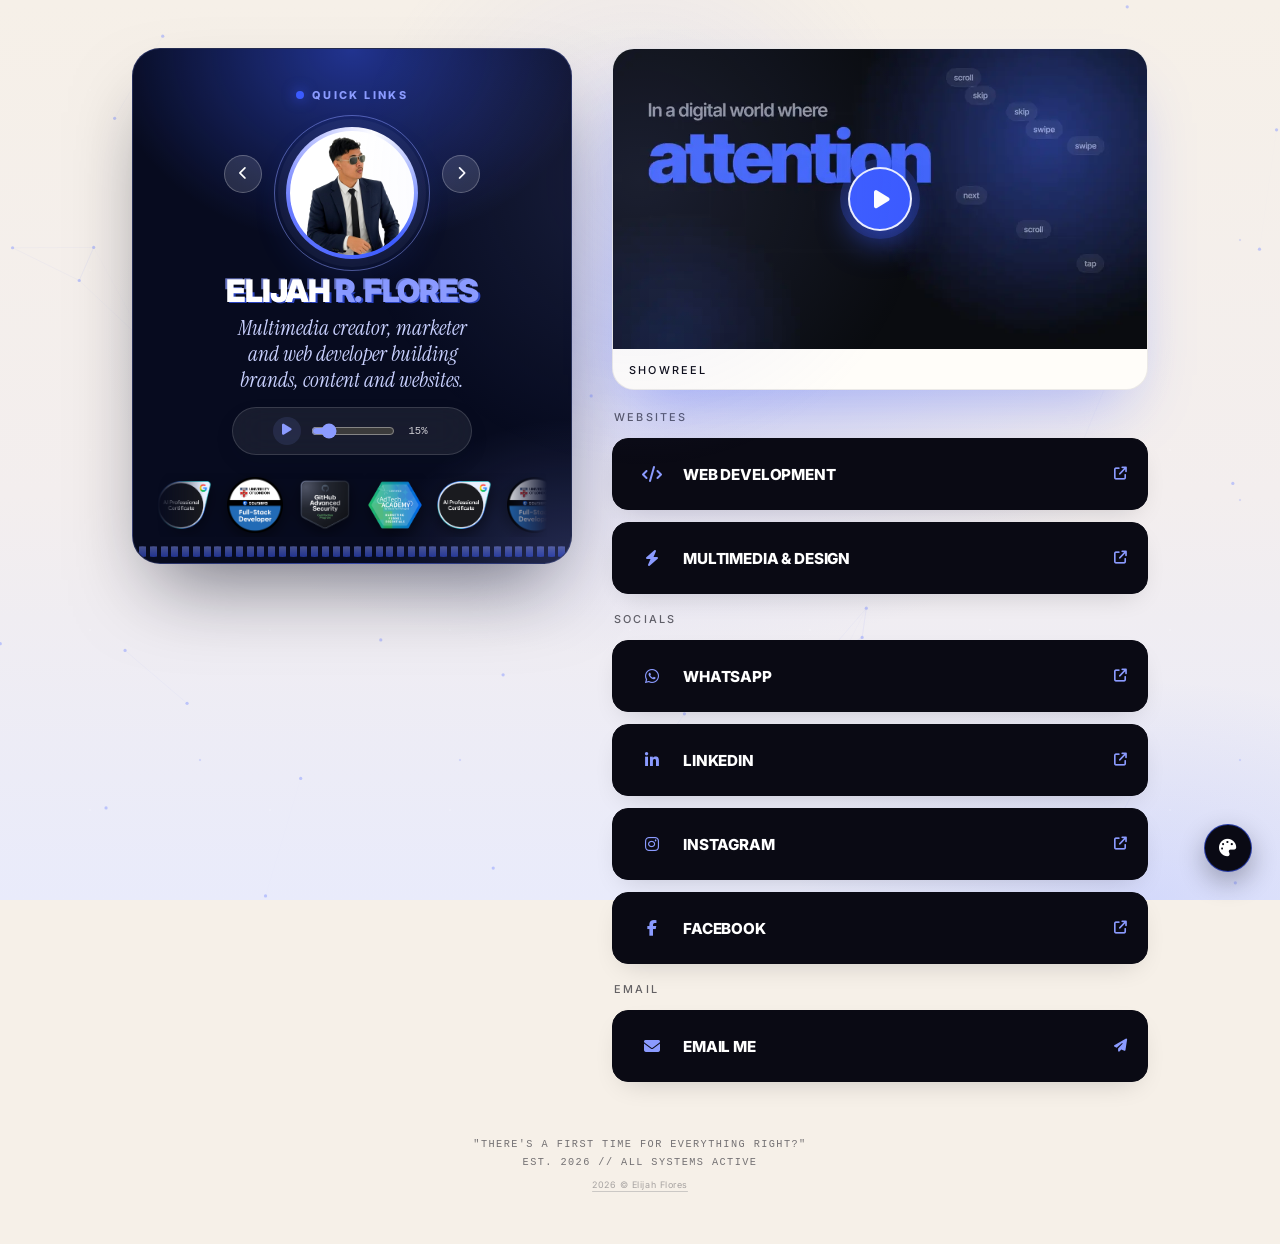
<file: index.html>
<!DOCTYPE html>
<html lang="en">
<head>
    <meta charset="UTF-8">
    <meta name="viewport" content="width=device-width, initial-scale=1.0">
    <meta name="theme-color" content="#f6f0e8">
    <meta name="description" content="Elijah Lord Andrei R. Flores (Elijah Flores) is a multimedia creator, marketer and web developer. Find his web development work, portfolio, LinkedIn, email and social links in one place.">
    <meta name="keywords" content="Elijah Lord Andrei R. Flores, Elijah Flores, Elijah R. Flores, Elijah, Elijah Flores web developer, Elijah Flores portfolio, Elijah Flores links, multimedia, marketing, web developer, full-stack developer">
    <meta name="author" content="Elijah Lord Andrei R. Flores">
    <meta name="robots" content="index, follow, max-image-preview:large">
    <link rel="canonical" href="https://www.elijahflores.xyz/">
    <meta property="og:type" content="website">
    <meta property="og:site_name" content="Elijah R. Flores">
    <meta property="og:url" content="https://www.elijahflores.xyz/">
    <meta property="og:title" content="Elijah R. Flores | Links, Portfolio &amp; Socials">
    <meta property="og:description" content="Multimedia creator, marketer and web developer. Portfolio, LinkedIn, email and socials in one place.">
    <meta property="og:image" content="https://www.elijahflores.xyz/images/og/elijah-flores-links.jpg">
    <meta property="og:image:secure_url" content="https://www.elijahflores.xyz/images/og/elijah-flores-links.jpg">
    <meta property="og:image:type" content="image/jpeg">
    <meta property="og:image:width" content="1200">
    <meta property="og:image:height" content="630">
    <meta property="og:image:alt" content="Elijah R. Flores - Links and Portfolio">
    <meta name="twitter:card" content="summary_large_image">
    <meta name="twitter:title" content="Elijah R. Flores | Links, Portfolio &amp; Socials">
    <meta name="twitter:description" content="Multimedia creator, marketer and web developer. Portfolio, LinkedIn, email and socials in one place.">
    <meta name="twitter:image" content="https://www.elijahflores.xyz/images/og/elijah-flores-links.jpg">
    <meta name="twitter:image:alt" content="Elijah R. Flores - Links and Portfolio">
    <title>Elijah Lord Andrei R. Flores | Elijah Flores - Links, Multimedia, Marketing & Web Developer</title>
    <script type="application/ld+json">{"@context": "https://schema.org", "@type": "Person", "name": "Elijah Lord Andrei R. Flores", "givenName": "Elijah Lord Andrei", "familyName": "Flores", "alternateName": ["Elijah Flores", "Elijah R. Flores", "Elijah Lord Andrei Flores", "Elijah Lord Andrei R. Flores", "Elijah", "primelordd"], "url": "https://www.elijahflores.xyz/", "image": "https://www.elijahflores.xyz/images/og/elijah-flores-links.jpg", "jobTitle": "Web Developer, Multimedia Creator and Marketer", "description": "Elijah Lord Andrei R. Flores (Elijah Flores) is a multimedia creator, marketer and web developer. Find his web development work, portfolio, LinkedIn, email and social links in one place.", "knowsAbout": ["Web development", "Full-stack development", "Multimedia", "Digital marketing", "Social media content", "Branding", "Generative AI"], "sameAs": ["https://www.elijahflores.xyz/web-development/", "https://elijahportfolio.xyz", "https://www.linkedin.com/in/elijahlordandreiflores/", "https://www.instagram.com/primelordd", "https://www.facebook.com/dreiixx1/"]}</script>
    <script type="application/ld+json">{"@context": "https://schema.org", "@type": "WebSite", "name": "Elijah R. Flores | Links", "alternateName": ["Elijah Flores Links", "Elijah Lord Andrei R. Flores"], "url": "https://www.elijahflores.xyz/", "inLanguage": "en", "author": {"@type": "Person", "name": "Elijah Lord Andrei R. Flores"}}</script>
    <script>try{var t=localStorage.getItem("quicklinks_theme");if(t)document.documentElement.dataset.theme=t}catch(e){}</script>
    <link rel="icon" href="favicon.svg" type="image/svg+xml">
    <link rel="icon" href="favicon-32.png" type="image/png" sizes="32x32">
    <link rel="icon" href="favicon.ico" sizes="48x48">
    <link rel="apple-touch-icon" href="apple-touch-icon.png">
    <link rel="preconnect" href="https://fonts.googleapis.com">
    <link rel="preconnect" href="https://fonts.gstatic.com" crossorigin>
    <link rel="stylesheet" href="https://fonts.googleapis.com/css2?family=Inter:wght@500;700;800;900&family=Instrument+Serif:ital@1&display=swap">
    <link rel="stylesheet" href="style.css?v=20261023">
    <link rel="stylesheet" href="https://cdnjs.cloudflare.com/ajax/libs/font-awesome/6.4.0/css/all.min.css">
</head>
<body>
    <div class="space-background">
        <div class="city-glow"></div>
        <div class="halftone"></div>
        <div class="web-grid"></div>
        <div class="starfield"></div>
        <canvas id="web-canvas" aria-hidden="true"></canvas>
        <div class="binary-stream" aria-hidden="true"></div>
    </div>

    <div class="theme-modal" id="theme-modal" hidden>
        <div class="theme-backdrop" data-close></div>
        <div class="theme-dialog" role="dialog" aria-modal="true" aria-labelledby="theme-title">
            <div class="theme-dialog-head">
                <h2 id="theme-title">Choose a theme</h2>
                <button class="theme-close" type="button" aria-label="Close" data-close><i data-icon="close" class="fa-solid fa-xmark"></i></button>
            </div>
            <div class="theme-menu" id="theme-menu" role="radiogroup" aria-label="Theme"></div>
        </div>
    </div>

    <audio id="bg-music" preload="auto" autoplay loop>
        <source src="bgmusic.mp3" type="audio/mpeg">
    </audio>

    <main class="container">
        <header class="profile">
            <svg class="web-corner tl" viewBox="0 0 120 120" aria-hidden="true"><path d="M0 0 L120 0 M0 0 L110 45 M0 0 L85 85 M0 0 L45 110 M0 0 L0 120 M30 0 Q26 22 0 30 M58 0 Q48 48 0 58 M90 0 Q72 72 0 90" transform="translate(0 0)"/></svg><svg class="web-corner tr" viewBox="0 0 120 120" aria-hidden="true"><path d="M0 0 L120 0 M0 0 L110 45 M0 0 L85 85 M0 0 L45 110 M0 0 L0 120 M30 0 Q26 22 0 30 M58 0 Q48 48 0 58 M90 0 Q72 72 0 90" transform="translate(0 0)"/></svg><svg class="web-corner bl" viewBox="0 0 120 120" aria-hidden="true"><path d="M0 0 L120 0 M0 0 L110 45 M0 0 L85 85 M0 0 L45 110 M0 0 L0 120 M30 0 Q26 22 0 30 M58 0 Q48 48 0 58 M90 0 Q72 72 0 90" transform="translate(0 0)"/></svg><svg class="web-corner br" viewBox="0 0 120 120" aria-hidden="true"><path d="M0 0 L120 0 M0 0 L110 45 M0 0 L85 85 M0 0 L45 110 M0 0 L0 120 M30 0 Q26 22 0 30 M58 0 Q48 48 0 58 M90 0 Q72 72 0 90" transform="translate(0 0)"/></svg><div class="theme-emblem spider"><svg class="hanging-spider" viewBox="0 0 34 120" aria-hidden="true"><line class="thread" x1="17" y1="0" x2="17" y2="92"/><g transform="translate(17 104)"><path class="legs" d="M-4 -2 L-13 -9 L-16 -2 M-4 1 L-14 3 L-15 10 M-4 4 L-10 12 M4 -2 L13 -9 L16 -2 M4 1 L14 3 L15 10 M4 4 L10 12"/><ellipse class="bug" rx="6" ry="8" cy="2"/><circle class="bug" r="4" cy="-8"/><path class="mark" d="M0 -2 L2.2 3 L0 8 L-2.2 3 Z"/></g></svg></div><div class="theme-emblem bat"><svg viewBox="0 0 100 50" aria-hidden="true"><path fill="#ffc400" d="M50 4 L56 14 Q62 10 70 12 Q82 6 98 20 Q86 20 82 28 Q80 24 74 26 Q68 28 66 36 Q60 30 56 34 L50 46 L44 34 Q40 30 34 36 Q32 28 26 26 Q20 24 18 28 Q14 20 2 20 Q18 6 30 12 Q38 10 44 14 Z"/></svg></div><div class="theme-emblem reactor"><svg viewBox="0 0 60 60" aria-hidden="true"><circle cx="30" cy="30" r="27" fill="#061a22" stroke="#6fe3ff" stroke-width="2"/><circle cx="30" cy="30" r="19" fill="none" stroke="#6fe3ff" stroke-width="2" stroke-dasharray="7 4"/><circle cx="30" cy="30" r="9" fill="#e9fbff"/><circle cx="30" cy="30" r="13" fill="none" stroke="#6fe3ff" stroke-width="1.5"/></svg></div>
            <div class="signal-pill">
                <span class="pulse-dot"></span>
                Quick Links
            </div>
            <div class="profile-stage">
                <div class="profile-frame">
                <img src="images/profile/web/default.jpg" alt="Elijah Flores" class="profile-img" decoding="async">
                <img class="profile-img-fx" alt="" aria-hidden="true" decoding="async">
            </div>
                <button class="theme-step prev" id="theme-prev" type="button" aria-label="Previous theme"><i data-icon="prev" class="fa-solid fa-chevron-left"></i></button>
                    <button class="theme-step next" id="theme-next" type="button" aria-label="Next theme"><i data-icon="next" class="fa-solid fa-chevron-right"></i></button>
            </div>
            <h1 class="glitch" data-text="ELIJAH R. FLORES">ELIJAH <span class="name-accent">R. FLORES</span></h1>
            <p class="profile-bio" id="profile-bio">Multimedia creator, marketer and web developer building brands, content and websites.</p>
                        <div class="volume-control" id="volume-control" aria-label="Background music controls">
                <button class="music-toggle" id="music-toggle" type="button" aria-label="Pause music">
                    <i class="fa-solid fa-pause" id="vol-icon"></i>
                </button>
                <div class="volume-details">
                    <input type="range" id="volume-slider" min="0" max="1" step="0.01" value="0.15" aria-label="Volume">
                    <span id="vol-percentage">15%</span>
                </div>
            </div>
        <div class="badge-marquee" aria-label="Certification badges">
            <div class="music-visualizer" aria-hidden="true"><span></span><span></span><span></span><span></span><span></span><span></span><span></span><span></span><span></span><span></span><span></span><span></span><span></span><span></span><span></span><span></span><span></span><span></span><span></span><span></span><span></span><span></span><span></span><span></span><span></span><span></span><span></span><span></span><span></span><span></span><span></span><span></span><span></span><span></span><span></span><span></span><span></span><span></span><span></span><span></span></div>
                        <div class="badge-viewport"><div class="badge-track"><span class="badge-item" title="Google AI Professional Certificate — Coursera"><img src="images/badges/google-ai-professional-certificate.png" alt="Google AI Professional Certificate" loading="lazy" decoding="async"></span><span class="badge-item" title="Full-Stack Developer — University of London on Coursera"><img src="images/badges/full-stack-developer.png" alt="Full-Stack Developer" loading="lazy" decoding="async"></span><span class="badge-item" title="GitHub Advanced Security — GitHub"><img src="images/badges/github-advanced-security.png" alt="GitHub Advanced Security" loading="lazy" decoding="async"></span><span class="badge-item" title="Marketing Funnel Essentials — Basis Technologies"><img src="images/badges/marketing-funnel-essentials.png" alt="Marketing Funnel Essentials" loading="lazy" decoding="async"></span><span class="badge-item" title="Google AI Professional Certificate — Coursera"><img src="images/badges/google-ai-professional-certificate.png" alt="" loading="lazy" decoding="async"></span><span class="badge-item" title="Full-Stack Developer — University of London on Coursera"><img src="images/badges/full-stack-developer.png" alt="" loading="lazy" decoding="async"></span><span class="badge-item" title="GitHub Advanced Security — GitHub"><img src="images/badges/github-advanced-security.png" alt="" loading="lazy" decoding="async"></span><span class="badge-item" title="Marketing Funnel Essentials — Basis Technologies"><img src="images/badges/marketing-funnel-essentials.png" alt="" loading="lazy" decoding="async"></span><span class="badge-item" title="Google AI Professional Certificate — Coursera"><img src="images/badges/google-ai-professional-certificate.png" alt="" loading="lazy" decoding="async"></span><span class="badge-item" title="Full-Stack Developer — University of London on Coursera"><img src="images/badges/full-stack-developer.png" alt="" loading="lazy" decoding="async"></span><span class="badge-item" title="GitHub Advanced Security — GitHub"><img src="images/badges/github-advanced-security.png" alt="" loading="lazy" decoding="async"></span><span class="badge-item" title="Marketing Funnel Essentials — Basis Technologies"><img src="images/badges/marketing-funnel-essentials.png" alt="" loading="lazy" decoding="async"></span><span class="badge-item" title="Google AI Professional Certificate — Coursera"><img src="images/badges/google-ai-professional-certificate.png" alt="" loading="lazy" decoding="async"></span><span class="badge-item" title="Full-Stack Developer — University of London on Coursera"><img src="images/badges/full-stack-developer.png" alt="" loading="lazy" decoding="async"></span><span class="badge-item" title="GitHub Advanced Security — GitHub"><img src="images/badges/github-advanced-security.png" alt="" loading="lazy" decoding="async"></span><span class="badge-item" title="Marketing Funnel Essentials — Basis Technologies"><img src="images/badges/marketing-funnel-essentials.png" alt="" loading="lazy" decoding="async"></span></div></div>
        </div>
        </header>

        <!-- SLIDESHOW DISABLED: remove this comment wrapper (and the one around slideshow.js) to re-enable
        <section class="slideshow-container" aria-label="Portfolio preview">
            <div class="section-kicker">
                <span>Featured Work</span>
                <span class="live-wire"></span>
            </div>
            <div class="slider-wrapper">
                <div class="slide active">
                    <picture>
                        <source srcset="images/optimized/Portfolio-Post_05-mobile.jpg" media="(max-width: 700px)">
                        <img src="images/optimized/Portfolio-Post_05-mobile.jpg" alt="Design Project 1" loading="eager" decoding="async" fetchpriority="high">
                    </picture>
                    <div class="slide-caption">About me</div>
                </div>
                <div class="slide">
                    <picture>
                        <source srcset="images/optimized/Portfolio-Post_01-mobile.jpg" media="(max-width: 700px)">
                        <img src="images/optimized/Portfolio-Post_01-mobile.jpg" alt="Design Project 2" loading="lazy" decoding="async">
                    </picture>
                    <div class="slide-caption">Brand & Companies I worked with</div>
                </div>
                <div class="slide">
                    <picture>
                        <source srcset="images/optimized/Portfolio-Post_02-mobile.jpg" media="(max-width: 700px)">
                        <img src="images/optimized/Portfolio-Post_02-mobile.jpg" alt="Design Project 3" loading="lazy" decoding="async">
                    </picture>
                    <div class="slide-caption">Social Media Posts</div>
                </div>
                <div class="slide">
                    <picture>
                        <source srcset="images/optimized/Portfolio-Post_03-mobile.jpg" media="(max-width: 700px)">
                        <img src="images/optimized/Portfolio-Post_03-mobile.jpg" alt="Design Project 4" loading="lazy" decoding="async">
                    </picture>
                    <div class="slide-caption">Social Media Reels</div>
                </div>
                <div class="slide">
                    <picture>
                        <source srcset="images/optimized/Portfolio-Post_04-mobile.jpg" media="(max-width: 700px)">
                        <img src="images/optimized/Portfolio-Post_04-mobile.jpg" alt="Design Project 5" loading="lazy" decoding="async">
                    </picture>
                    <div class="slide-caption">Tools I use</div>
                </div>
                <div class="slide">
                    <picture>
                        <source srcset="images/optimized/Portfolio-Post_06-mobile.jpg" media="(max-width: 700px)">
                        <img src="images/optimized/Portfolio-Post_06-mobile.jpg" alt="Design Project 6" loading="lazy" decoding="async">
                    </picture>
                    <div class="slide-caption">Brandings</div>
                </div>
            </div>

            <button class="slider-btn prev" id="prevSlide" type="button" aria-label="Previous slide">
                <i class="fa-solid fa-chevron-left"></i>
            </button>

            <button class="slider-btn next" id="nextSlide" type="button" aria-label="Next slide">
                <i class="fa-solid fa-chevron-right"></i>
            </button>

            <div class="slider-dots" aria-label="Slide navigation">
                <button class="dot active" type="button" aria-label="Show slide 1"></button>
                <button class="dot" type="button" aria-label="Show slide 2"></button>
                <button class="dot" type="button" aria-label="Show slide 3"></button>
                <button class="dot" type="button" aria-label="Show slide 4"></button>
                <button class="dot" type="button" aria-label="Show slide 5"></button>
                <button class="dot" type="button" aria-label="Show slide 6"></button>
            </div>
        </section>
        -->

        <figure class="reel" data-reel>
            <div class="reel-screen">
                <video class="reel-video" src="video/marketing.mp4" poster="video/marketing-poster.webp" muted loop playsinline preload="none" aria-label="Showreel"></video>
                <button class="reel-play" type="button" aria-label="Play showreel">
                    <i class="fa-solid fa-play" aria-hidden="true"></i>
                </button>
            </div>
            <figcaption class="reel-caption"><strong>Showreel</strong></figcaption>
        </figure>

        <nav class="link-grid group" aria-labelledby="grp-websites">
            <h2 class="group-title" id="grp-websites">Websites</h2>
            <a href="web-development/" class="universal-btn" target="_blank" rel="noopener noreferrer">
                <div class="btn-content">
                    <i data-icon="web" class="fa-solid fa-code"></i>
                    <span>Web Development</span>
                </div>
                <i data-icon="ext" class="fa-solid fa-arrow-up-right-from-square btn-arrow"></i>
                <div class="btn-shimmer"></div>
            </a>
            <a href="https://elijahportfolio.xyz" class="universal-btn" target="_blank" rel="noopener noreferrer">
                <div class="btn-content">
                    <i data-icon="portfolio" class="fa-solid fa-bolt"></i>
                    <span>Multimedia &amp; Design</span>
                </div>
                <i data-icon="ext" class="fa-solid fa-arrow-up-right-from-square btn-arrow"></i>
                <div class="btn-shimmer"></div>
            </a>
        </nav>

        <nav class="link-grid group" aria-labelledby="grp-socials">
            <h2 class="group-title" id="grp-socials">Socials</h2>
            <a href="https://wa.me/639694589629" class="universal-btn" target="_blank" rel="noopener noreferrer">
                <div class="btn-content">
                    <i class="fa-brands fa-whatsapp"></i>
                    <span>WhatsApp</span>
                </div>
                <i data-icon="ext" class="fa-solid fa-arrow-up-right-from-square btn-arrow"></i>
                <div class="btn-shimmer"></div>
            </a>
            <a href="https://www.linkedin.com/in/elijahlordandreiflores/" class="universal-btn" target="_blank" rel="noopener noreferrer">
                <div class="btn-content">
                    <i class="fa-brands fa-linkedin-in"></i>
                    <span>LinkedIn</span>
                </div>
                <i data-icon="ext" class="fa-solid fa-arrow-up-right-from-square btn-arrow"></i>
                <div class="btn-shimmer"></div>
            </a>
            <a href="https://www.instagram.com/primelordd" class="universal-btn" target="_blank" rel="noopener noreferrer">
                <div class="btn-content">
                    <i class="fa-brands fa-instagram"></i>
                    <span>Instagram</span>
                </div>
                <i data-icon="ext" class="fa-solid fa-arrow-up-right-from-square btn-arrow"></i>
                <div class="btn-shimmer"></div>
            </a>
            <a href="https://www.facebook.com/dreiixx1/" class="universal-btn" target="_blank" rel="noopener noreferrer">
                <div class="btn-content">
                    <i class="fa-brands fa-facebook-f"></i>
                    <span>Facebook</span>
                </div>
                <i data-icon="ext" class="fa-solid fa-arrow-up-right-from-square btn-arrow"></i>
                <div class="btn-shimmer"></div>
            </a>
        </nav>

        <nav class="link-grid group contact-grid" aria-labelledby="grp-email">
            <h2 class="group-title" id="grp-email">Email</h2>
            <a href="mailto:elijahflores0204@gmail.com" class="universal-btn" target="_blank" rel="noopener noreferrer">
                <div class="btn-content">
                    <i data-icon="mail" class="fa-solid fa-envelope"></i>
                    <span>Email Me</span>
                </div>
                <i data-icon="send" class="fa-solid fa-paper-plane btn-arrow"></i>
                <div class="btn-shimmer"></div>
            </a>
        </nav>

        <footer>
            <p class="timestamp">"There's a first time for everything right?"</p>
            <p class="timestamp">EST. 2026 // ALL SYSTEMS ACTIVE</p>
            <p class="footer-credit"><a href="about/" title="About Elijah Lord Andrei R. Flores - Elijah Flores, web developer, multimedia and marketing">2026 &copy; Elijah Flores</a></p>
        </footer>
    </main>

<button class="theme-toggle" id="theme-toggle" type="button" aria-label="Choose theme" aria-haspopup="dialog"><i data-icon="theme" class="fa-solid fa-palette"></i></button>

    <button class="back-to-top" id="back-to-top" type="button" aria-label="Back to top">
        <i data-icon="top" class="fa-solid fa-chevron-up"></i>
        <span>Back to top</span>
    </button>

    <script src="theme.js?v=20261023"></script>
    <script src="script.js?v=20261023"></script>
    <script src="spider-web.js?v=20261023"></script>
    <script src="reel.js?v=20261023" defer></script>
    <!-- <script src="slideshow.js"></script> -->
  <script src="/inapp.js" defer></script>
</body>
</html>
</file>
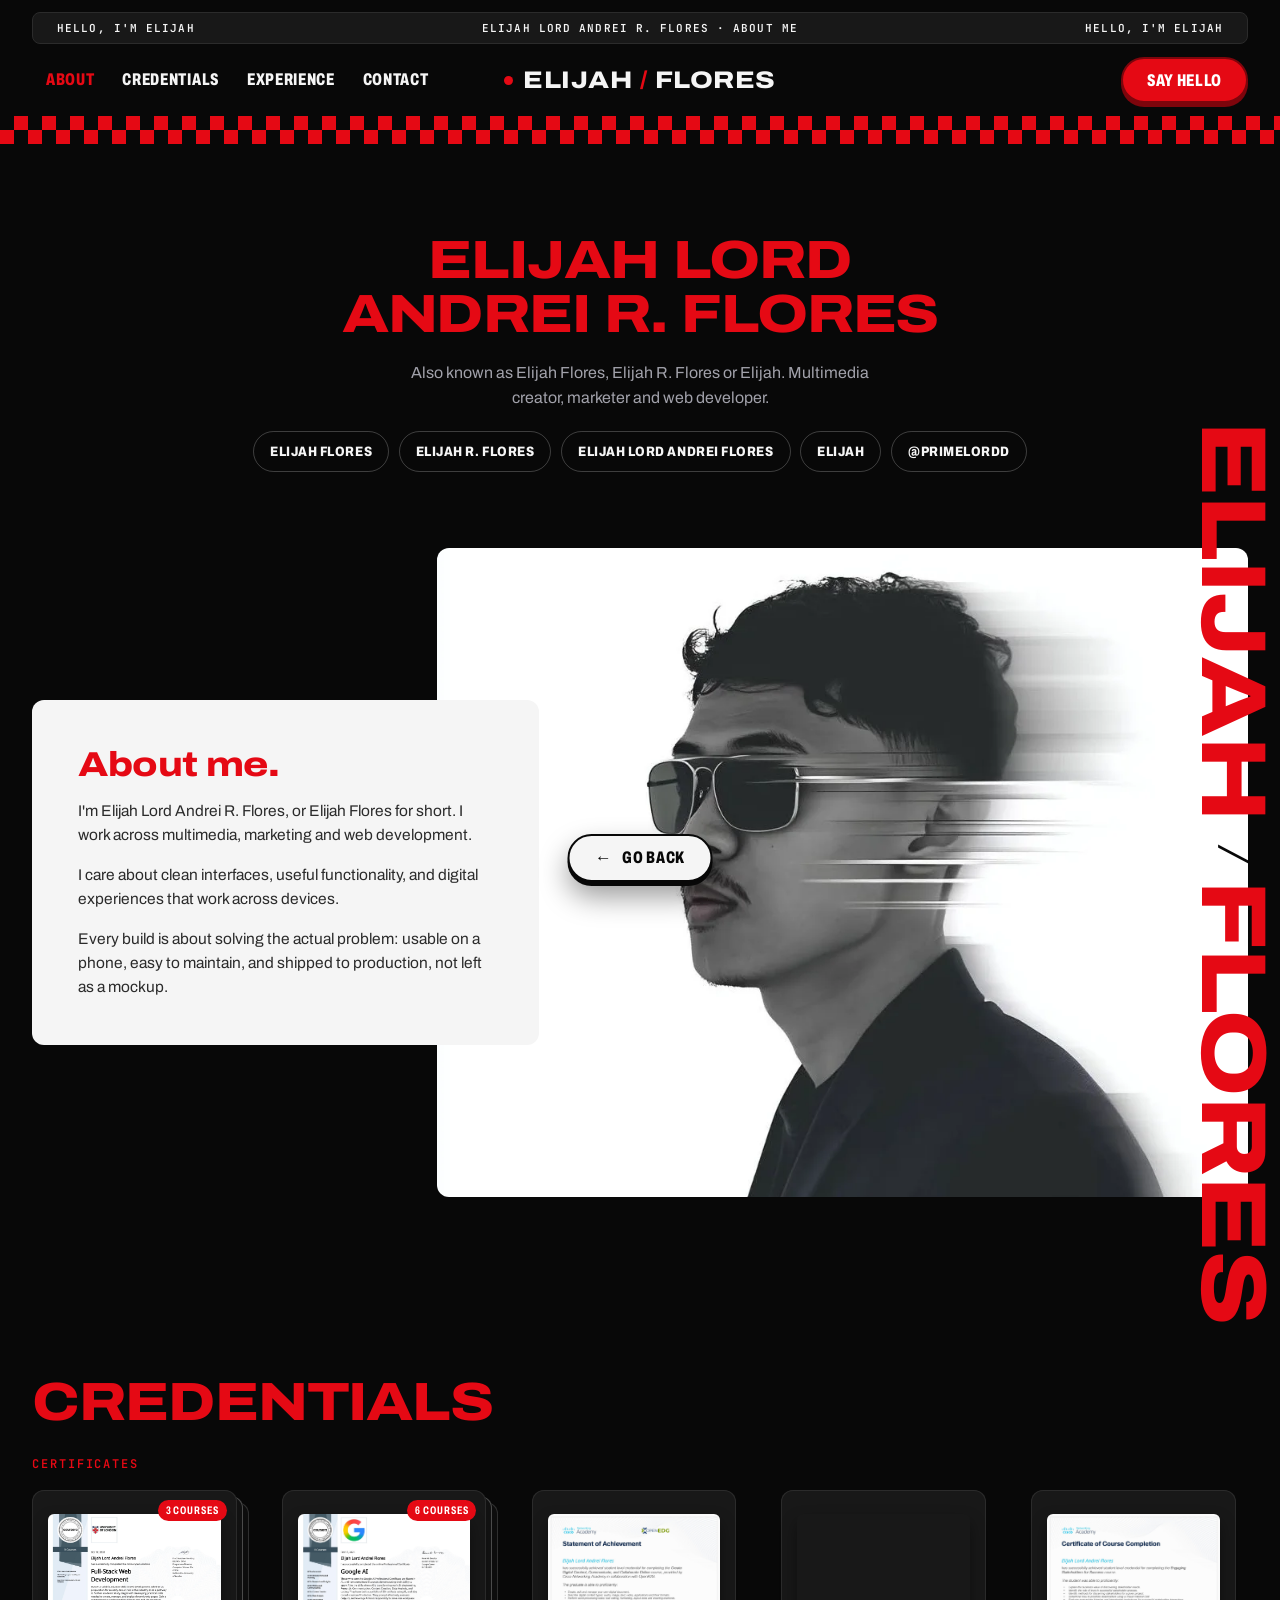
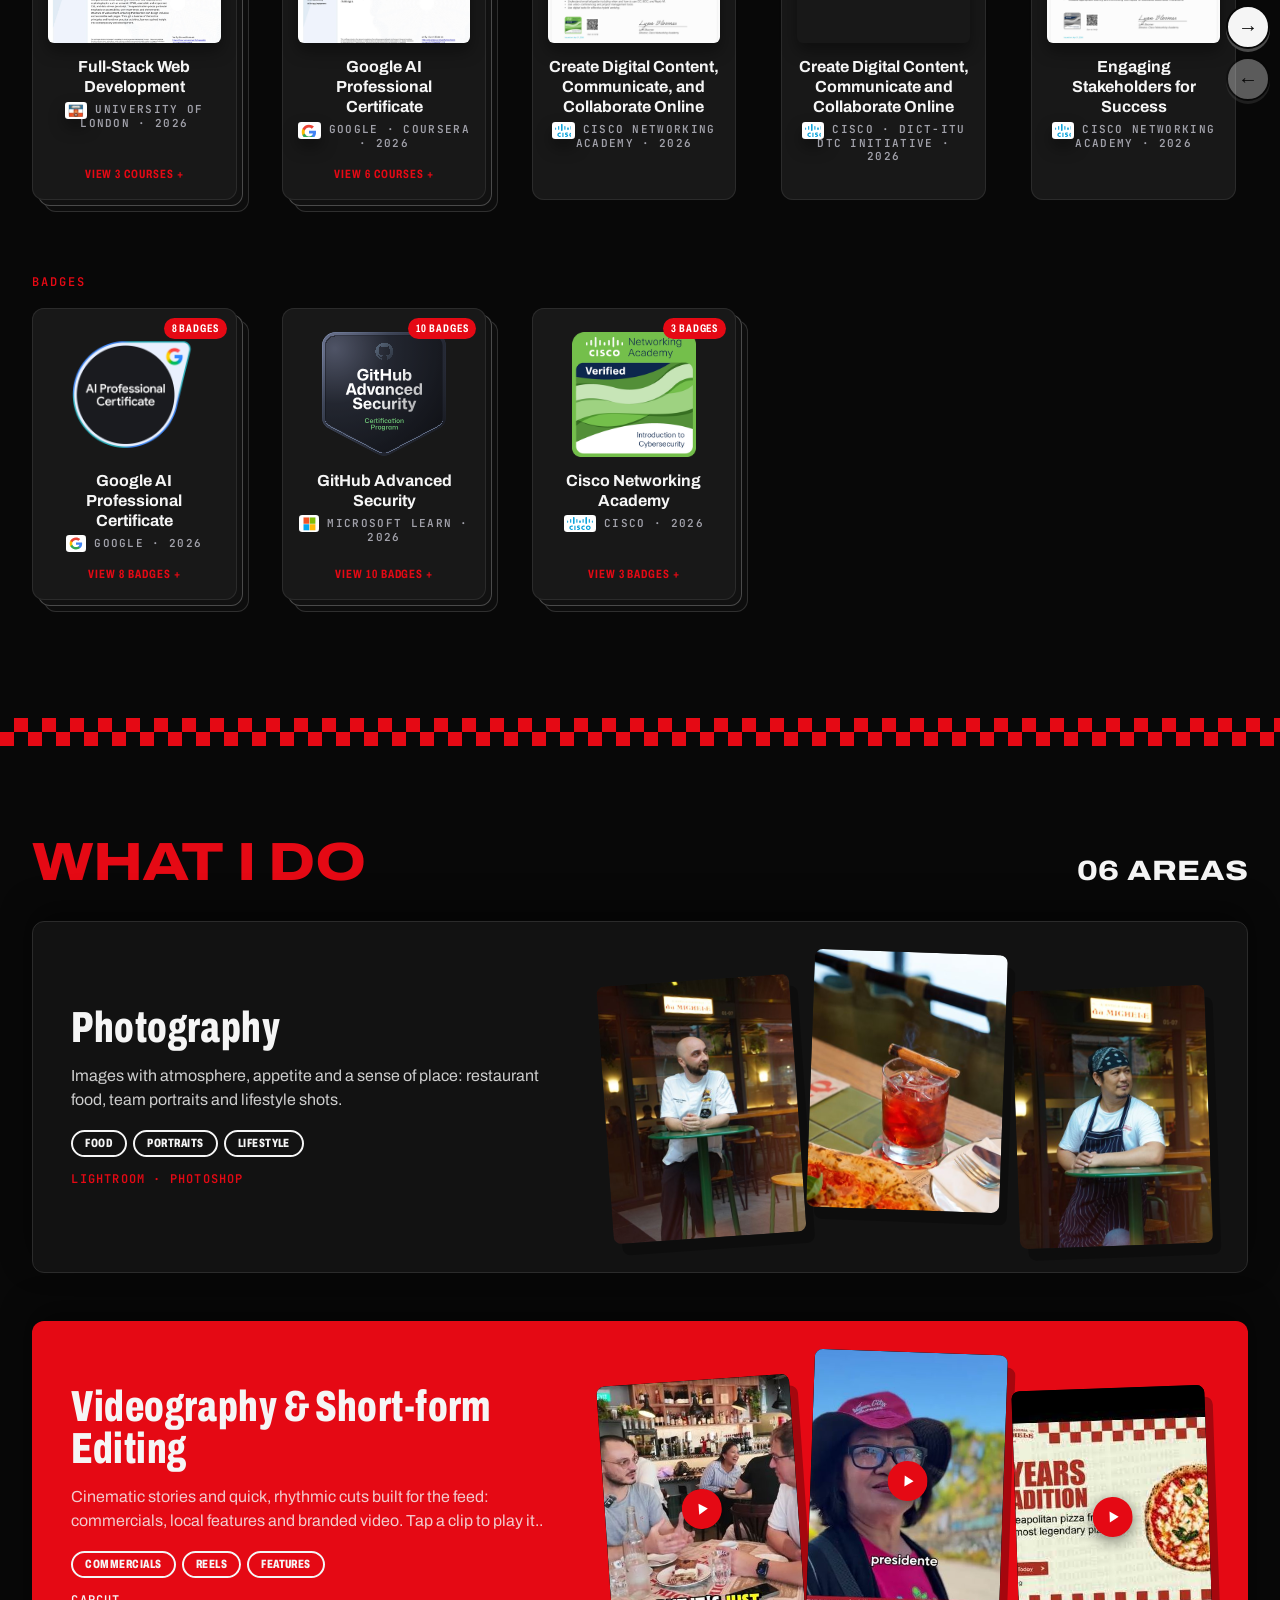
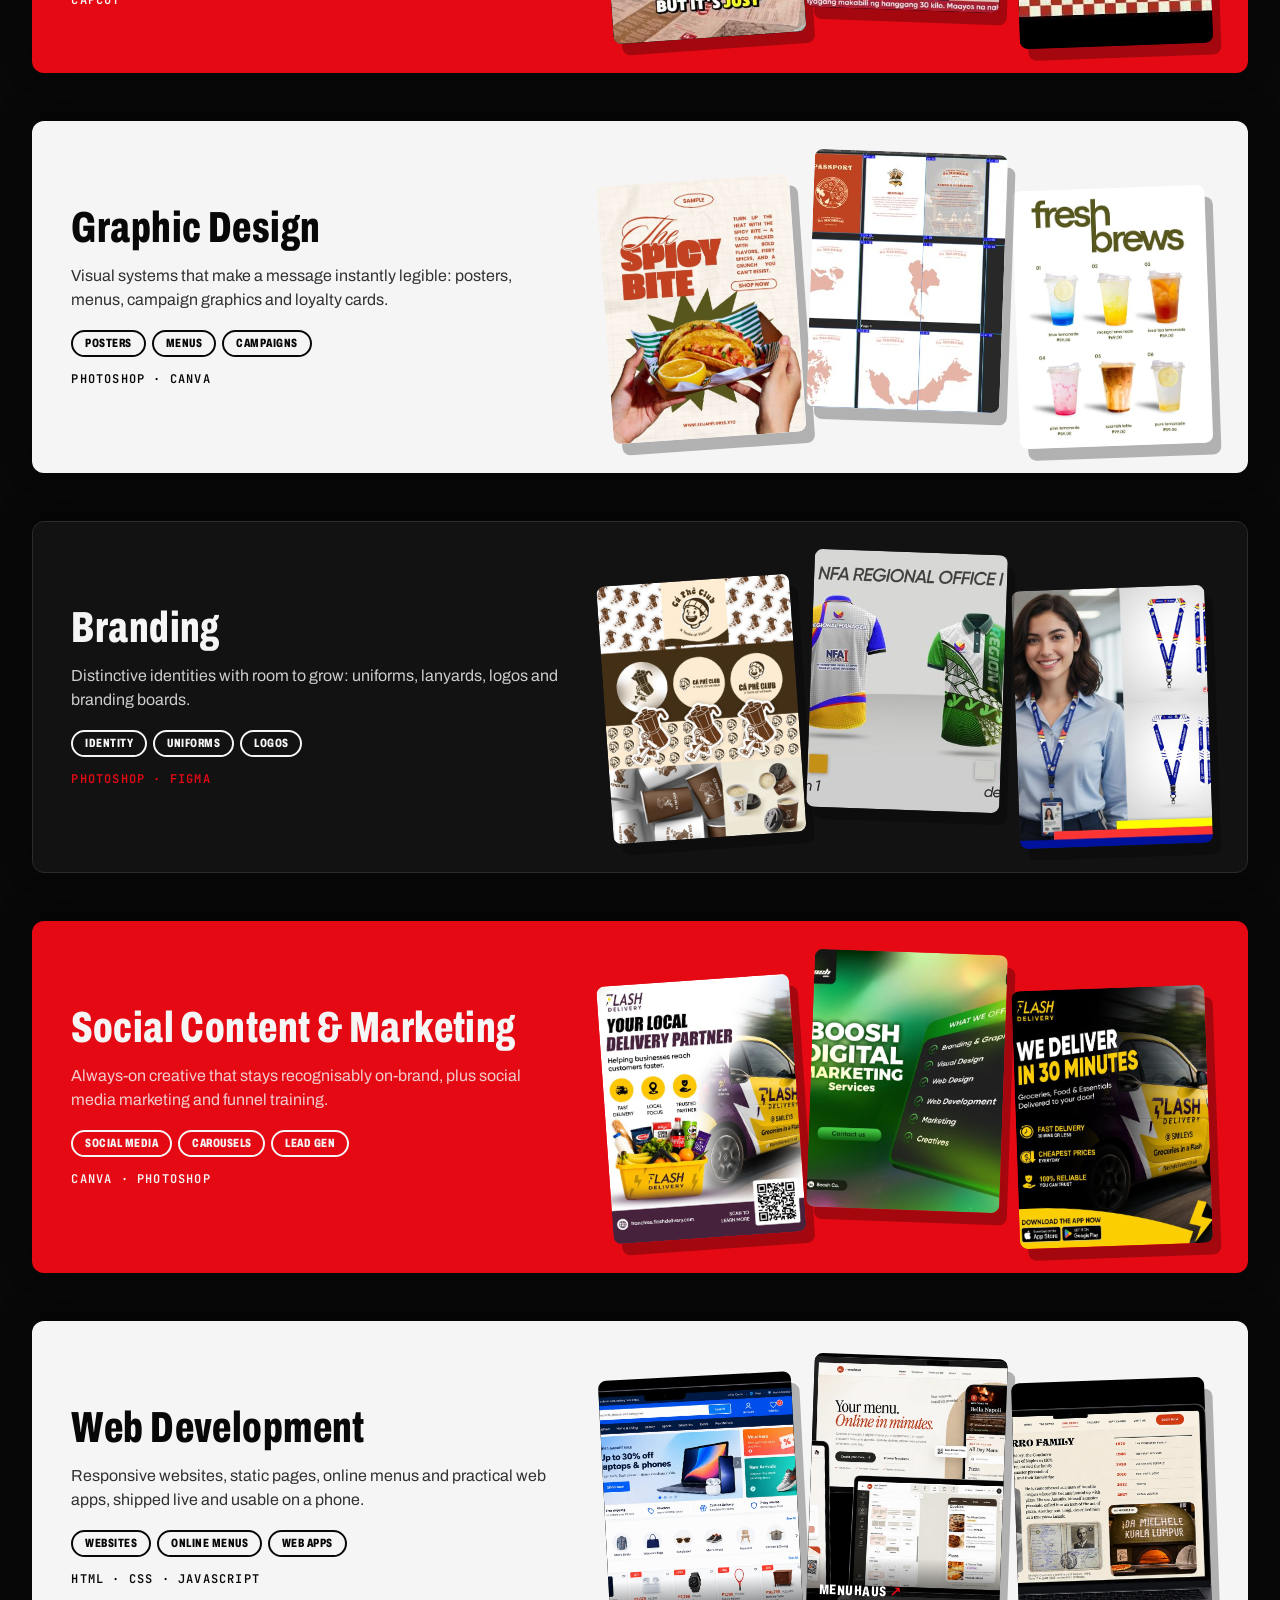
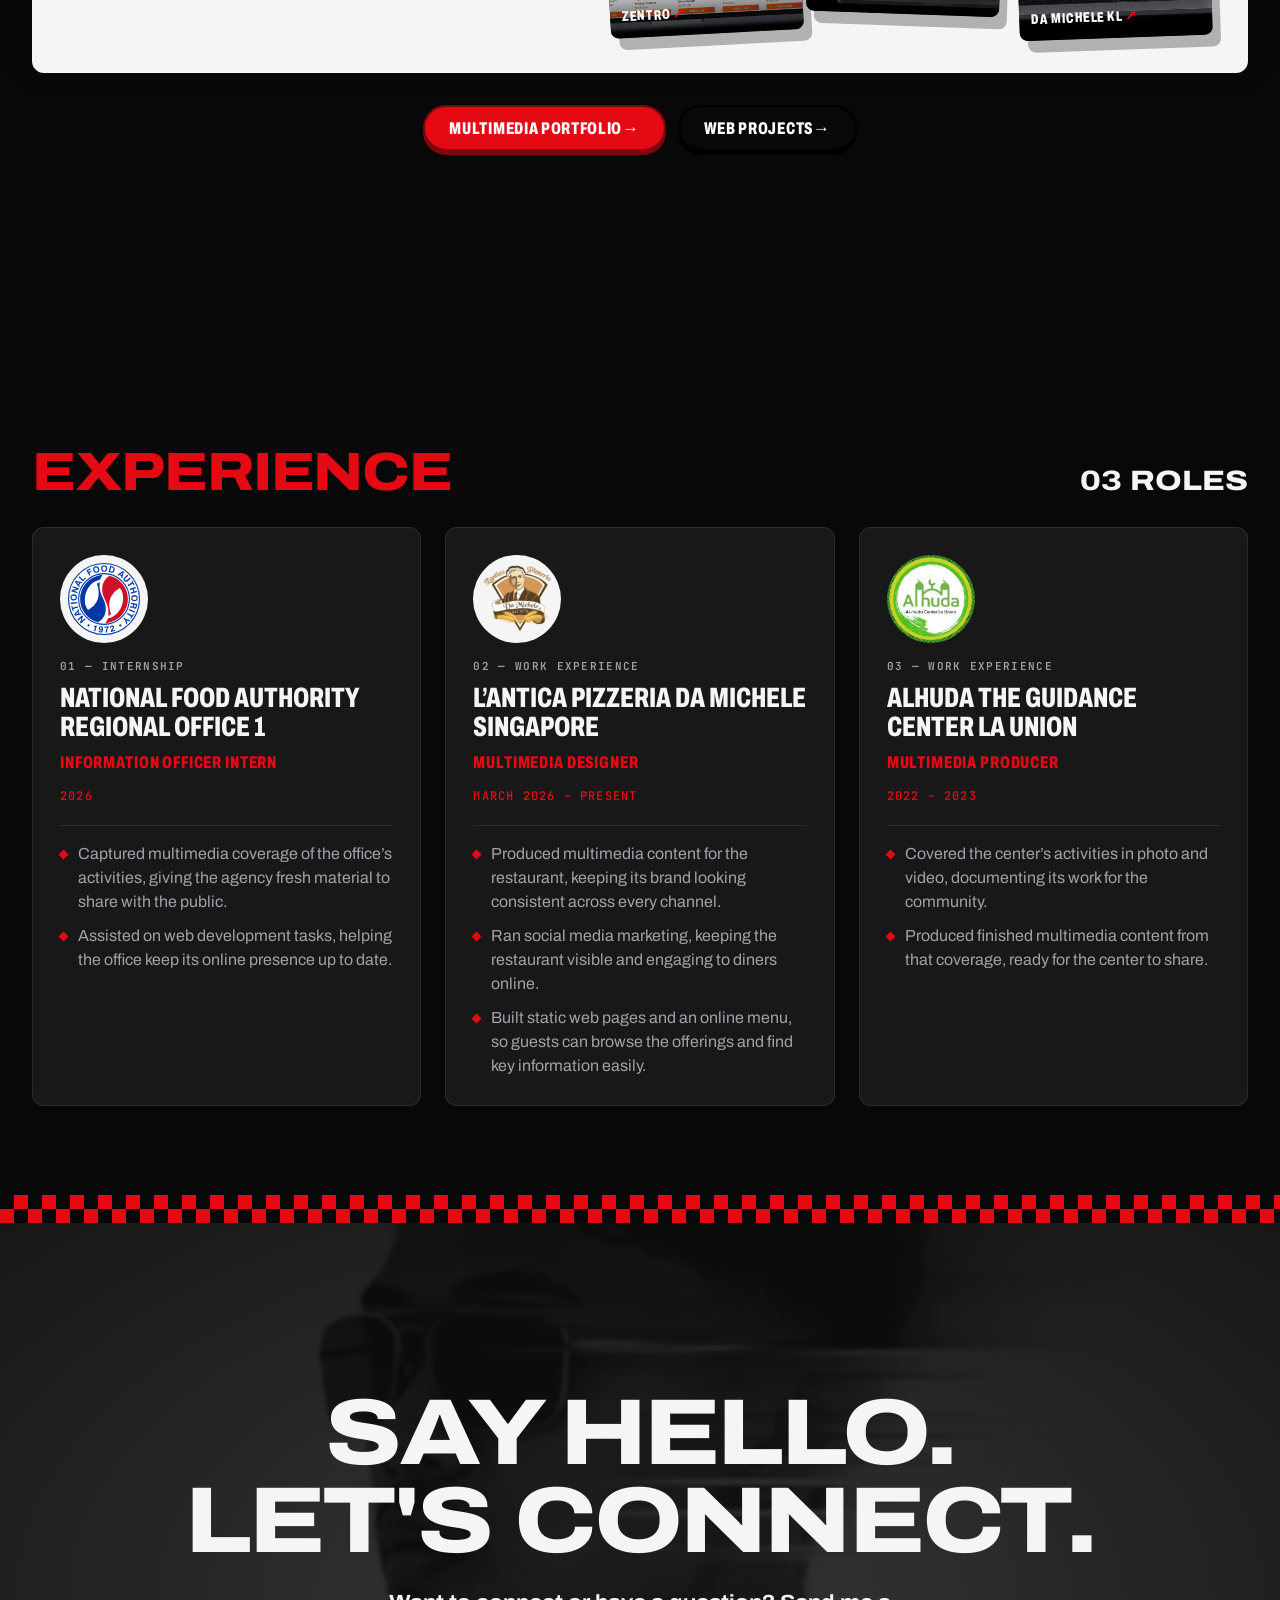
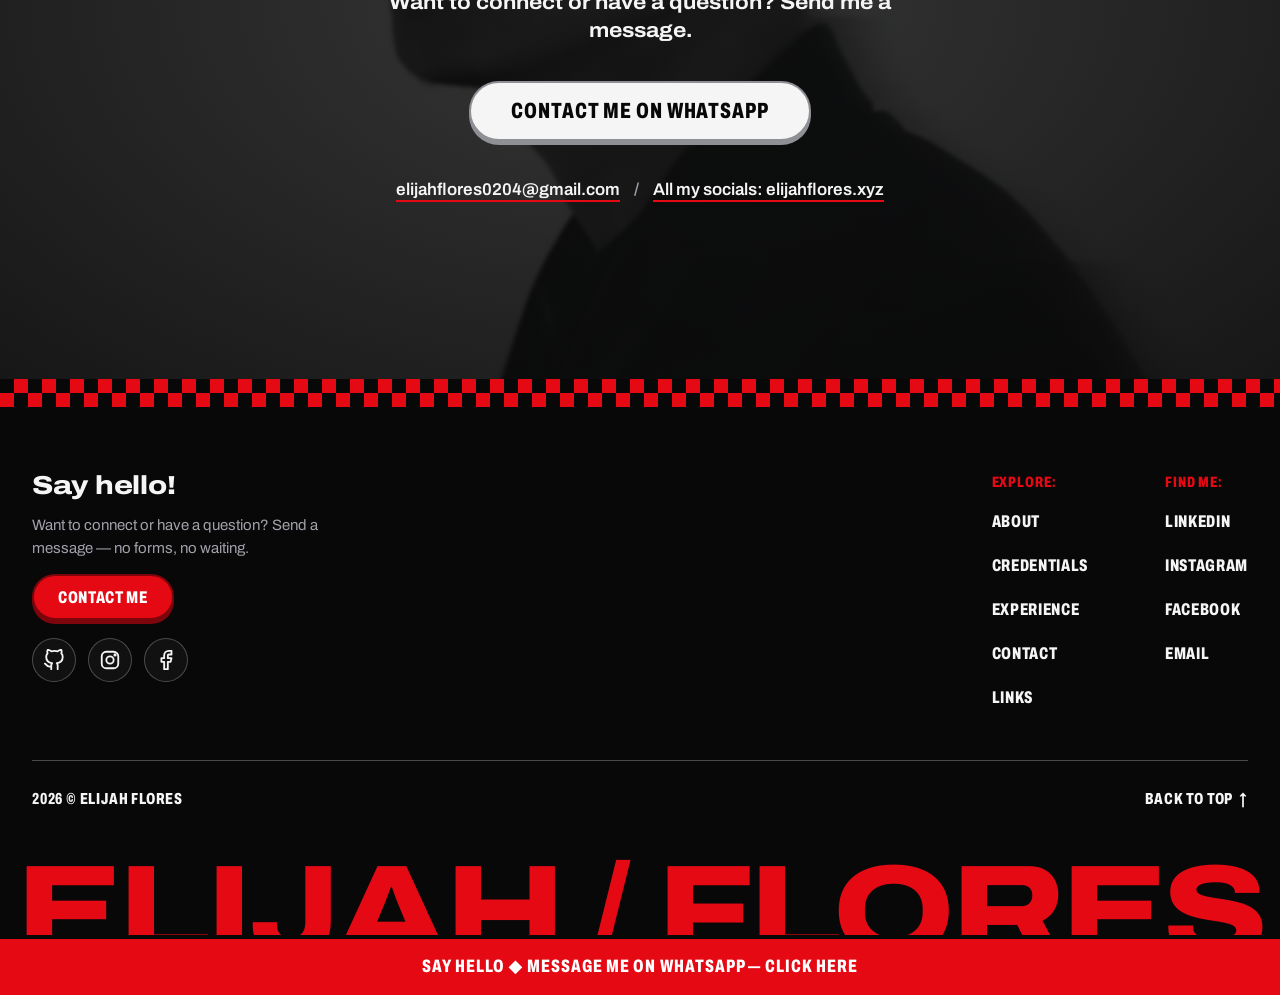
<file: about/index.html>
<!DOCTYPE html>
<html lang="en">
<head>
  <meta charset="utf-8">
  <meta name="viewport" content="width=device-width, initial-scale=1">
  <title>Elijah Lord Andrei R. Flores (Elijah Flores) | Web Developer, Multimedia Creator & Marketer</title>
  <meta name="description" content="About Elijah Lord Andrei R. Flores, also known as Elijah Flores or Elijah R. Flores: a web developer, multimedia creator and marketer. Who he is, his experience, his credentials and how to reach him.">
  <meta name="author" content="Elijah Lord Andrei R. Flores">
  <meta name="keywords" content="Elijah Lord Andrei R. Flores, Elijah Flores, Elijah R. Flores, Elijah Lord Andrei Flores, Elijah, Elijah Flores web developer, Elijah Flores multimedia, Elijah Flores marketing">
  <meta name="robots" content="index, follow, max-image-preview:large">
  <meta name="theme-color" content="#080808">
  <meta name="color-scheme" content="dark">
  <link rel="canonical" href="https://www.elijahflores.xyz/about/">
  <meta property="og:type" content="profile">
  <meta property="og:site_name" content="Elijah R. Flores">
  <meta property="og:url" content="https://www.elijahflores.xyz/about/">
  <meta property="og:title" content="Elijah Lord Andrei R. Flores | About">
  <meta property="og:description" content="Web developer, multimedia creator and marketer. Who he is, his experience, credentials and how to reach him.">
  <meta property="og:image" content="https://www.elijahflores.xyz/images/og/elijah-flores-links.jpg">
  <meta property="og:image:width" content="1200">
  <meta property="og:image:height" content="630">
  <meta property="og:image:alt" content="Elijah R. Flores - Links and Portfolio">
  <meta property="profile:first_name" content="Elijah Lord Andrei">
  <meta property="profile:last_name" content="Flores">
  <meta name="twitter:card" content="summary_large_image">
  <meta name="twitter:title" content="Elijah Lord Andrei R. Flores | About">
  <meta name="twitter:description" content="Web developer, multimedia creator and marketer. Who he is, his experience, credentials and how to reach him.">
  <meta name="twitter:image" content="https://www.elijahflores.xyz/images/og/elijah-flores-links.jpg">
  <script type="application/ld+json">{"@context": "https://schema.org", "@graph": [{"@type": "ProfilePage", "@id": "https://www.elijahflores.xyz/about/#page", "url": "https://www.elijahflores.xyz/about/", "name": "Elijah Lord Andrei R. Flores (Elijah Flores) | Web Developer, Multimedia Creator & Marketer", "description": "About Elijah Lord Andrei R. Flores, also known as Elijah Flores or Elijah R. Flores: a web developer, multimedia creator and marketer. Who he is, his experience, his credentials and how to reach him.", "inLanguage": "en", "isPartOf": {"@type": "WebSite", "name": "Elijah R. Flores | Links", "url": "https://www.elijahflores.xyz/"}, "mainEntity": {"@id": "https://www.elijahflores.xyz/#elijah"}, "primaryImageOfPage": "https://www.elijahflores.xyz/images/og/elijah-flores-links.jpg"}, {"@type": "Person", "@id": "https://www.elijahflores.xyz/#elijah", "name": "Elijah Lord Andrei R. Flores", "givenName": "Elijah Lord Andrei", "familyName": "Flores", "alternateName": ["Elijah Flores", "Elijah R. Flores", "Elijah Lord Andrei Flores", "Elijah", "primelordd"], "url": "https://www.elijahflores.xyz/", "image": "https://www.elijahflores.xyz/images/og/elijah-flores-links.jpg", "jobTitle": "Web Developer, Multimedia Creator and Marketer", "description": "About Elijah Lord Andrei R. Flores, also known as Elijah Flores or Elijah R. Flores: a web developer, multimedia creator and marketer. Who he is, his experience, his credentials and how to reach him.", "knowsAbout": ["Web development", "Full-stack development", "Multimedia", "Digital marketing", "Social media content", "Branding", "Generative AI"], "sameAs": ["https://www.elijahflores.xyz/web-development/", "https://elijahportfolio.xyz", "https://www.linkedin.com/in/elijahlordandreiflores/", "https://www.instagram.com/primelordd", "https://www.facebook.com/dreiixx1/"]}, {"@type": "BreadcrumbList", "itemListElement": [{"@type": "ListItem", "position": 1, "name": "Links", "item": "https://www.elijahflores.xyz/"}, {"@type": "ListItem", "position": 2, "name": "Elijah Lord Andrei R. Flores", "item": "https://www.elijahflores.xyz/about/"}]}]}</script>
  <link rel="icon" href="../favicon.svg" type="image/svg+xml">
  <link rel="icon" href="../favicon-32.png" type="image/png" sizes="32x32">
  <link rel="icon" href="../favicon.ico" sizes="48x48">
  <link rel="apple-touch-icon" href="../apple-touch-icon.png">
  <link rel="preload" href="../web-development/assets/fonts/archivo-var.woff2" as="font" type="font/woff2" crossorigin>
  <link rel="stylesheet" href="../web-development/styles.css">
  <link rel="stylesheet" href="about.css">
  <script>document.documentElement.classList.add('js');</script>
</head>
<body id="top">
  <a class="skip-link" href="#main">Skip to content</a>

  <div class="container">
    <p class="topbar">
      <span aria-hidden="true">HELLO, I'M ELIJAH</span>
      <span>ELIJAH LORD ANDREI R. FLORES · ABOUT ME</span>
      <span aria-hidden="true">HELLO, I'M ELIJAH</span>
    </p>
  </div>

  <header class="nav" data-nav>
    <div class="container nav__inner">
      <div class="nav__left">
        <button class="nav__toggle" type="button" aria-expanded="false" aria-controls="nav-menu" data-nav-toggle>
          <span class="nav__toggle-icon" aria-hidden="true"></span>
          <span data-nav-toggle-label>Menu</span>
        </button>
        <nav class="nav__menu" id="nav-menu" aria-label="Primary" data-nav-menu>
          <a class="nav__link nav__link--home" href="../">Links</a>
          <a class="nav__link" href="#about">About</a>
          <a class="nav__link" href="#credentials">Credentials</a>
          <a class="nav__link" href="#experience">Experience</a>
          <a class="nav__link" href="#contact">Contact</a>
        </nav>
      </div>

      <a class="brand" href="../" aria-label="ELIJAH / FLORES — links">
        <span class="brand__dot" aria-hidden="true"></span>
        <span>ELIJAH <span class="brand__slash">/</span> FLORES</span>
      </a>

      <a class="btn btn--red nav__cta" href="https://wa.me/639694589629" target="_blank" rel="noopener noreferrer" data-whatsapp>
        SAY<span class="nav__cta-extra">&nbsp;HELLO</span><span class="visually-hidden"> on WhatsApp (opens in a new tab)</span>
      </a>
    </div>
  </header>

  <div class="checker" aria-hidden="true"></div>

  <main id="main">
    <section class="about about-page" id="about" aria-labelledby="about-title">
      <div class="container">
        <header class="intro reveal">
          <h1 class="display display--red" id="about-title">ELIJAH LORD ANDREI R. FLORES</h1>
          <p>Also known as Elijah Flores, Elijah R. Flores or Elijah. Multimedia creator, marketer and web developer.</p>
          <ul class="aka" role="list" aria-label="Also known as">
            <li>Elijah Flores</li><li>Elijah R. Flores</li><li>Elijah Lord Andrei Flores</li><li>Elijah</li><li>@primelordd</li>
          </ul>
        </header>
        <div class="split reveal">
          <div class="split__card">
            <h3 class="split__title">About me.</h3>
            <p>I'm Elijah Lord Andrei R. Flores, or Elijah Flores for short. I work across multimedia, marketing and web development.</p>
            <p>I care about clean interfaces, useful functionality, and digital experiences that work across devices.</p>
            <p>Every build is about solving the actual problem: usable on a phone, easy to maintain, and shipped to production, not left as a mockup.</p>
          </div>
          <figure class="split__media split__media--portrait">
            
            <img src="../web-development/assets/images/elijah-flores.webp" alt="Portrait of Elijah Flores" width="1012" height="1012" loading="lazy" decoding="async">
            <span class="split__vertical" aria-hidden="true">ELIJAH <i>/</i> FLORES</span>
          </figure>
        </div>
      </div>
    </section>

    <section class="creds" id="credentials" aria-labelledby="creds-title">
      <div class="container">
        <header class="work__head">
          <h2 class="display display--red" id="creds-title">CREDENTIALS</h2>
        </header>
        <h3 class="creds-group__title" id="creds-certs">CERTIFICATES</h3>
        <div class="carousel carousel--badges" data-carousel>
          <ul class="badges" role="list" data-carousel-track tabindex="0" aria-label="Certificates — scroll sideways for more">
            <li class="badge-slide">
              <button class="badge badge--stack badge--cert" type="button" data-badge aria-haspopup="dialog">
                <span class="badge__count">3 COURSES</span>
                <img src="../web-development/assets/images/certificates/university_of_london_Full-stack-development-certificate.png" alt="" width="1224" height="947" loading="lazy" decoding="async">
                <span class="badge__name">Full-Stack Web Development</span>
                <span class="badge__meta"><img class="issuer" src="../web-development/assets/images/logos/uol.png" alt="" width="68" height="84" decoding="async">University of London · 2026</span>
                <span class="badge__hint" aria-hidden="true">VIEW 3 COURSES +</span>
              </button>
              <template>
                <img class="badge-dialog__img badge-dialog__img--cert" src="../web-development/assets/images/certificates/university_of_london_Full-stack-development-certificate.png" alt="Full-Stack Web Development — issued to Elijah Lord Andrei Flores" width="1224" height="947">
                <p class="badge__meta"><img class="issuer" src="../web-development/assets/images/logos/uol.png" alt="" width="68" height="84" decoding="async">University of London · Oct 17, 2026</p>
                <h3 class="badge-dialog__title" id="badge-dialog-title">Full-Stack Web Development</h3>
                <p class="badge-dialog__text">A 3-course specialization covering semantic HTML, accessible and responsive CSS, and data-driven JavaScript.</p>
                <p class="badge-dialog__sublabel">COURSE CERTIFICATES · 3</p>
                <ul class="subs" role="list" tabindex="0" aria-label="COURSE CERTIFICATES · 3 — tap one to view it">
                  <li>
                    <button class="sub sub--cert" type="button" data-sub>
                      <img src="../web-development/assets/images/certificates/course-certs/CERT2.jpg" alt="" width="1772" height="928" loading="lazy" decoding="async">
                      <span>HTML: How to Build a Website</span>
                    </button>
                    <template>
                      <img class="badge-dialog__img badge-dialog__img--cert" src="../web-development/assets/images/certificates/course-certs/CERT2.jpg" alt="HTML: How to Build a Website — issued to Elijah Lord Andrei Flores" width="1772" height="928">
                      <p class="badge__meta"><img class="issuer" src="../web-development/assets/images/logos/uol.png" alt="" width="68" height="84" decoding="async">University of London · Oct 17, 2026</p>
                      <h3 class="badge-dialog__title" id="badge-dialog-title">HTML: How to Build a Website</h3>
                      <a class="btn btn--red" href="https://coursera.org/verify/WGSRL0EGTYQ2" target="_blank" rel="noopener noreferrer">VERIFY CERTIFICATE<span class="visually-hidden"> (opens in a new tab)</span> <span aria-hidden="true">→</span></a>
                    </template>
                  </li>
                  <li>
                    <button class="sub sub--cert" type="button" data-sub>
                      <img src="../web-development/assets/images/certificates/course-certs/CERT3.jpg" alt="" width="1772" height="928" loading="lazy" decoding="async">
                      <span>CSS: Web Page Layout — Usability and Accessibility</span>
                    </button>
                    <template>
                      <img class="badge-dialog__img badge-dialog__img--cert" src="../web-development/assets/images/certificates/course-certs/CERT3.jpg" alt="CSS: Web Page Layout — Usability and Accessibility — issued to Elijah Lord Andrei Flores" width="1772" height="928">
                      <p class="badge__meta"><img class="issuer" src="../web-development/assets/images/logos/uol.png" alt="" width="68" height="84" decoding="async">University of London · Oct 17, 2026</p>
                      <h3 class="badge-dialog__title" id="badge-dialog-title">CSS: Web Page Layout — Usability and Accessibility</h3>
                      <a class="btn btn--red" href="https://coursera.org/verify/KZIPTU2NHNT7" target="_blank" rel="noopener noreferrer">VERIFY CERTIFICATE<span class="visually-hidden"> (opens in a new tab)</span> <span aria-hidden="true">→</span></a>
                    </template>
                  </li>
                  <li>
                    <button class="sub sub--cert" type="button" data-sub>
                      <img src="../web-development/assets/images/certificates/course-certs/CERT1.jpg" alt="" width="1772" height="928" loading="lazy" decoding="async">
                      <span>Data-driven Websites: JSON, APIs and Templates</span>
                    </button>
                    <template>
                      <img class="badge-dialog__img badge-dialog__img--cert" src="../web-development/assets/images/certificates/course-certs/CERT1.jpg" alt="Data-driven Websites: JSON, APIs and Templates — issued to Elijah Lord Andrei Flores" width="1772" height="928">
                      <p class="badge__meta"><img class="issuer" src="../web-development/assets/images/logos/uol.png" alt="" width="68" height="84" decoding="async">University of London · Oct 17, 2026</p>
                      <h3 class="badge-dialog__title" id="badge-dialog-title">Data-driven Websites: JSON, APIs and Templates</h3>
                      <a class="btn btn--red" href="https://coursera.org/verify/RYILVB77DHAX" target="_blank" rel="noopener noreferrer">VERIFY CERTIFICATE<span class="visually-hidden"> (opens in a new tab)</span> <span aria-hidden="true">→</span></a>
                    </template>
                  </li>
                </ul>
                <a class="btn btn--red" href="https://coursera.org/verify/specialization/RCUOPV1JAW7L" target="_blank" rel="noopener noreferrer">VERIFY CERTIFICATE<span class="visually-hidden"> (opens in a new tab)</span> <span aria-hidden="true">→</span></a>
              </template>
            </li>
            <li class="badge-slide">
            <button class="badge badge--stack badge--cert" type="button" data-badge aria-haspopup="dialog">
            <span class="badge__count">6 COURSES</span>
            <img src="../web-development/assets/images/certificates/google-ai/5GXWYUSDD1GP.jpg" alt="" width="1649" height="1275" loading="lazy" decoding="async">
            <span class="badge__name">Google AI Professional Certificate</span>
            <span class="badge__meta"><img class="issuer" src="../web-development/assets/images/logos/google.svg" alt="" width="24" height="24" decoding="async">Google · Coursera · 2026</span>
            <span class="badge__hint" aria-hidden="true">VIEW 6 COURSES +</span>
            </button>
            <template>
            <img class="badge-dialog__img badge-dialog__img--cert" src="../web-development/assets/images/certificates/google-ai/5GXWYUSDD1GP.jpg" alt="Google AI Professional Certificate — issued to Elijah Lord Andrei Flores" width="1649" height="1275">
            <p class="badge__meta"><img class="issuer" src="../web-development/assets/images/logos/google.svg" alt="" width="24" height="24" decoding="async">Google · Coursera · Oct 18, 2026</p>
            <h3 class="badge-dialog__title" id="badge-dialog-title">Google AI Professional Certificate</h3>
            <p class="badge-dialog__text">Google’s 8-course professional certificate in applied AI, with the six course certificates I’ve earned so far.</p>
            <p class="badge-dialog__sublabel">COURSE CERTIFICATES · 6</p>
            <ul class="subs" role="list" tabindex="0" aria-label="COURSE CERTIFICATES · 6 — tap one to view it">
            <li>
            <button class="sub sub--cert" type="button" data-sub>
            <img src="../web-development/assets/images/certificates/google-ai/T8S3H3BXVUZY.jpg" alt="" width="1649" height="1275" loading="lazy" decoding="async">
            <span>Google AI Fundamentals</span>
            </button>
            <template>
            <img class="badge-dialog__img badge-dialog__img--cert" src="../web-development/assets/images/certificates/google-ai/T8S3H3BXVUZY.jpg" alt="Google AI Fundamentals — issued to Elijah Lord Andrei Flores" width="1649" height="1275">
            <p class="badge__meta"><img class="issuer" src="../web-development/assets/images/logos/google.svg" alt="" width="24" height="24" decoding="async">Google · Oct 17, 2026</p>
            <h3 class="badge-dialog__title" id="badge-dialog-title">Google AI Fundamentals</h3>
            <a class="btn btn--red" href="https://www.coursera.org/account/accomplishments/verify/T8S3H3BXVUZY" target="_blank" rel="noopener noreferrer">VERIFY CERTIFICATE<span class="visually-hidden"> (opens in a new tab)</span> <span aria-hidden="true">→</span></a>
            </template>
            </li>
            <li>
            <button class="sub sub--cert" type="button" data-sub>
            <img src="../web-development/assets/images/certificates/google-ai/GBU20LWU4FU4.jpg" alt="" width="1649" height="1275" loading="lazy" decoding="async">
            <span>Google AI for App Building</span>
            </button>
            <template>
            <img class="badge-dialog__img badge-dialog__img--cert" src="../web-development/assets/images/certificates/google-ai/GBU20LWU4FU4.jpg" alt="Google AI for App Building — issued to Elijah Lord Andrei Flores" width="1649" height="1275">
            <p class="badge__meta"><img class="issuer" src="../web-development/assets/images/logos/google.svg" alt="" width="24" height="24" decoding="async">Google · Oct 17, 2026</p>
            <h3 class="badge-dialog__title" id="badge-dialog-title">Google AI for App Building</h3>
            <a class="btn btn--red" href="https://www.coursera.org/account/accomplishments/verify/GBU20LWU4FU4" target="_blank" rel="noopener noreferrer">VERIFY CERTIFICATE<span class="visually-hidden"> (opens in a new tab)</span> <span aria-hidden="true">→</span></a>
            </template>
            </li>
            <li>
            <button class="sub sub--cert" type="button" data-sub>
            <img src="../web-development/assets/images/certificates/google-ai/JR09MEZSWLAP.jpg" alt="" width="1649" height="1275" loading="lazy" decoding="async">
            <span>Google AI for App Deployment</span>
            </button>
            <template>
            <img class="badge-dialog__img badge-dialog__img--cert" src="../web-development/assets/images/certificates/google-ai/JR09MEZSWLAP.jpg" alt="Google AI for App Deployment — issued to Elijah Lord Andrei Flores" width="1649" height="1275">
            <p class="badge__meta"><img class="issuer" src="../web-development/assets/images/logos/google.svg" alt="" width="24" height="24" decoding="async">Google · Oct 17, 2026</p>
            <h3 class="badge-dialog__title" id="badge-dialog-title">Google AI for App Deployment</h3>
            <a class="btn btn--red" href="https://www.coursera.org/account/accomplishments/verify/JR09MEZSWLAP" target="_blank" rel="noopener noreferrer">VERIFY CERTIFICATE<span class="visually-hidden"> (opens in a new tab)</span> <span aria-hidden="true">→</span></a>
            </template>
            </li>
            <li>
            <button class="sub sub--cert" type="button" data-sub>
            <img src="../web-development/assets/images/certificates/google-ai/FED0MPDRGB9A.jpg" alt="" width="1649" height="1275" loading="lazy" decoding="async">
            <span>Google AI for Data Analysis</span>
            </button>
            <template>
            <img class="badge-dialog__img badge-dialog__img--cert" src="../web-development/assets/images/certificates/google-ai/FED0MPDRGB9A.jpg" alt="Google AI for Data Analysis — issued to Elijah Lord Andrei Flores" width="1649" height="1275">
            <p class="badge__meta"><img class="issuer" src="../web-development/assets/images/logos/google.svg" alt="" width="24" height="24" decoding="async">Google · Oct 17, 2026</p>
            <h3 class="badge-dialog__title" id="badge-dialog-title">Google AI for Data Analysis</h3>
            <a class="btn btn--red" href="https://www.coursera.org/account/accomplishments/verify/FED0MPDRGB9A" target="_blank" rel="noopener noreferrer">VERIFY CERTIFICATE<span class="visually-hidden"> (opens in a new tab)</span> <span aria-hidden="true">→</span></a>
            </template>
            </li>
            <li>
            <button class="sub sub--cert" type="button" data-sub>
            <img src="../web-development/assets/images/certificates/google-ai/NWV3WZPK7PJ1.jpg" alt="" width="1649" height="1275" loading="lazy" decoding="async">
            <span>Google AI for Research and Insights</span>
            </button>
            <template>
            <img class="badge-dialog__img badge-dialog__img--cert" src="../web-development/assets/images/certificates/google-ai/NWV3WZPK7PJ1.jpg" alt="Google AI for Research and Insights — issued to Elijah Lord Andrei Flores" width="1649" height="1275">
            <p class="badge__meta"><img class="issuer" src="../web-development/assets/images/logos/google.svg" alt="" width="24" height="24" decoding="async">Google · Oct 17, 2026</p>
            <h3 class="badge-dialog__title" id="badge-dialog-title">Google AI for Research and Insights</h3>
            <a class="btn btn--red" href="https://www.coursera.org/account/accomplishments/verify/NWV3WZPK7PJ1" target="_blank" rel="noopener noreferrer">VERIFY CERTIFICATE<span class="visually-hidden"> (opens in a new tab)</span> <span aria-hidden="true">→</span></a>
            </template>
            </li>
            <li>
            <button class="sub sub--cert" type="button" data-sub>
            <img src="../web-development/assets/images/certificates/google-ai/2RHQG308KR0Z.jpg" alt="" width="1649" height="1275" loading="lazy" decoding="async">
            <span>Google AI for Brainstorming and Planning</span>
            </button>
            <template>
            <img class="badge-dialog__img badge-dialog__img--cert" src="../web-development/assets/images/certificates/google-ai/2RHQG308KR0Z.jpg" alt="Google AI for Brainstorming and Planning — issued to Elijah Lord Andrei Flores" width="1649" height="1275">
            <p class="badge__meta"><img class="issuer" src="../web-development/assets/images/logos/google.svg" alt="" width="24" height="24" decoding="async">Google · Oct 17, 2026</p>
            <h3 class="badge-dialog__title" id="badge-dialog-title">Google AI for Brainstorming and Planning</h3>
            <a class="btn btn--red" href="https://www.coursera.org/account/accomplishments/verify/2RHQG308KR0Z" target="_blank" rel="noopener noreferrer">VERIFY CERTIFICATE<span class="visually-hidden"> (opens in a new tab)</span> <span aria-hidden="true">→</span></a>
            </template>
            </li>
            </ul>
            <a class="btn btn--red" href="https://www.coursera.org/account/accomplishments/specialization/5GXWYUSDD1GP" target="_blank" rel="noopener noreferrer">VERIFY CERTIFICATE<span class="visually-hidden"> (opens in a new tab)</span> <span aria-hidden="true">→</span></a>
            </template>
            </li>
            <li class="badge-slide">
              <button class="badge badge--cert" type="button" data-badge aria-haspopup="dialog">
                <img src="../web-development/assets/images/certificates/other/cisco-create-digital-content.jpg" alt="" width="1600" height="1236" loading="lazy" decoding="async">
                <span class="badge__name">Create Digital Content, Communicate, and Collaborate Online</span>
                <span class="badge__meta"><img class="issuer" src="../web-development/assets/images/logos/cisco.svg" alt="" decoding="async">Cisco Networking Academy · 2026</span>
              </button>
              <template>
                <img class="badge-dialog__img badge-dialog__img--cert" src="../web-development/assets/images/certificates/other/cisco-create-digital-content.jpg" alt="Create Digital Content, Communicate, and Collaborate Online — issued to Elijah Lord Andrei Flores" width="1600" height="1236">
                <p class="badge__meta"><img class="issuer" src="../web-development/assets/images/logos/cisco.svg" alt="" decoding="async">Cisco Networking Academy · Apr 21, 2026</p>
                <h3 class="badge-dialog__title" id="badge-dialog-title">Create Digital Content, Communicate, and Collaborate Online</h3>
              </template>
            </li>
            <li class="badge-slide">
              <button class="badge badge--cert" type="button" data-badge aria-haspopup="dialog">
                <img src="../web-development/assets/images/certificates/other/dict-create-digital-content.jpg" alt="" width="1600" height="1084" loading="lazy" decoding="async">
                <span class="badge__name">Create Digital Content, Communicate and Collaborate Online</span>
                <span class="badge__meta"><img class="issuer" src="../web-development/assets/images/logos/cisco.svg" alt="" decoding="async">Cisco · DICT-ITU DTC Initiative · 2026</span>
              </button>
              <template>
                <img class="badge-dialog__img badge-dialog__img--cert" src="../web-development/assets/images/certificates/other/dict-create-digital-content.jpg" alt="Create Digital Content, Communicate and Collaborate Online — issued to Elijah Lord Andrei Flores" width="1600" height="1084">
                <p class="badge__meta"><img class="issuer" src="../web-development/assets/images/logos/cisco.svg" alt="" decoding="async">Cisco · DICT-ITU DTC Initiative · Apr 21, 2026</p>
                <h3 class="badge-dialog__title" id="badge-dialog-title">Create Digital Content, Communicate and Collaborate Online</h3>
              </template>
            </li>
            <li class="badge-slide">
              <button class="badge badge--cert" type="button" data-badge aria-haspopup="dialog">
                <img src="../web-development/assets/images/certificates/other/cisco-engaging-stakeholders.jpg" alt="" width="1600" height="1236" loading="lazy" decoding="async">
                <span class="badge__name">Engaging Stakeholders for Success</span>
                <span class="badge__meta"><img class="issuer" src="../web-development/assets/images/logos/cisco.svg" alt="" decoding="async">Cisco Networking Academy · 2026</span>
              </button>
              <template>
                <img class="badge-dialog__img badge-dialog__img--cert" src="../web-development/assets/images/certificates/other/cisco-engaging-stakeholders.jpg" alt="Engaging Stakeholders for Success — issued to Elijah Lord Andrei Flores" width="1600" height="1236">
                <p class="badge__meta"><img class="issuer" src="../web-development/assets/images/logos/cisco.svg" alt="" decoding="async">Cisco Networking Academy · Apr 21, 2026</p>
                <h3 class="badge-dialog__title" id="badge-dialog-title">Engaging Stakeholders for Success</h3>
              </template>
            </li>
            <li class="badge-slide">
              <button class="badge badge--cert" type="button" data-badge aria-haspopup="dialog">
                <img src="../web-development/assets/images/certificates/other/dict-engaging-stakeholders.jpg" alt="" width="1600" height="1084" loading="lazy" decoding="async">
                <span class="badge__name">Engaging Stakeholders for Success</span>
                <span class="badge__meta"><img class="issuer" src="../web-development/assets/images/logos/cisco.svg" alt="" decoding="async">Cisco · DICT-ITU DTC Initiative · 2026</span>
              </button>
              <template>
                <img class="badge-dialog__img badge-dialog__img--cert" src="../web-development/assets/images/certificates/other/dict-engaging-stakeholders.jpg" alt="Engaging Stakeholders for Success — issued to Elijah Lord Andrei Flores" width="1600" height="1084">
                <p class="badge__meta"><img class="issuer" src="../web-development/assets/images/logos/cisco.svg" alt="" decoding="async">Cisco · DICT-ITU DTC Initiative · Apr 21, 2026</p>
                <h3 class="badge-dialog__title" id="badge-dialog-title">Engaging Stakeholders for Success</h3>
              </template>
            </li>
            <li class="badge-slide">
              <button class="badge badge--cert" type="button" data-badge aria-haspopup="dialog">
                <img src="../web-development/assets/images/certificates/other/cisco-intro-iot.jpg" alt="" width="1600" height="1236" loading="lazy" decoding="async">
                <span class="badge__name">Introduction to Internet of Things</span>
                <span class="badge__meta"><img class="issuer" src="../web-development/assets/images/logos/cisco.svg" alt="" decoding="async">Cisco Networking Academy · 2026</span>
              </button>
              <template>
                <img class="badge-dialog__img badge-dialog__img--cert" src="../web-development/assets/images/certificates/other/cisco-intro-iot.jpg" alt="Introduction to Internet of Things — issued to Elijah Lord Andrei Flores" width="1600" height="1236">
                <p class="badge__meta"><img class="issuer" src="../web-development/assets/images/logos/cisco.svg" alt="" decoding="async">Cisco Networking Academy · Apr 21, 2026</p>
                <h3 class="badge-dialog__title" id="badge-dialog-title">Introduction to Internet of Things</h3>
              </template>
            </li>
            <li class="badge-slide">
              <button class="badge badge--cert" type="button" data-badge aria-haspopup="dialog">
                <img src="../web-development/assets/images/certificates/other/dict-intro-iot.jpg" alt="" width="1600" height="1084" loading="lazy" decoding="async">
                <span class="badge__name">Introduction to IoT and Digital Transformation</span>
                <span class="badge__meta"><img class="issuer" src="../web-development/assets/images/logos/cisco.svg" alt="" decoding="async">Cisco · DICT-ITU DTC Initiative · 2026</span>
              </button>
              <template>
                <img class="badge-dialog__img badge-dialog__img--cert" src="../web-development/assets/images/certificates/other/dict-intro-iot.jpg" alt="Introduction to IoT and Digital Transformation — issued to Elijah Lord Andrei Flores" width="1600" height="1084">
                <p class="badge__meta"><img class="issuer" src="../web-development/assets/images/logos/cisco.svg" alt="" decoding="async">Cisco · DICT-ITU DTC Initiative · Apr 21, 2026</p>
                <h3 class="badge-dialog__title" id="badge-dialog-title">Introduction to IoT and Digital Transformation</h3>
              </template>
            </li>
            <li class="badge-slide">
              <button class="badge badge--cert" type="button" data-badge aria-haspopup="dialog">
                <img src="../web-development/assets/images/certificates/other/tesda-graphic-design.jpg" alt="" width="1600" height="1131" loading="lazy" decoding="async">
                <span class="badge__name">Introduction to Visual Graphic Design</span>
                <span class="badge__meta">TESDA · 2026</span>
              </button>
              <template>
                <img class="badge-dialog__img badge-dialog__img--cert" src="../web-development/assets/images/certificates/other/tesda-graphic-design.jpg" alt="Introduction to Visual Graphic Design — issued to Elijah Lord Andrei Flores" width="1600" height="1131">
                <p class="badge__meta">TESDA · Apr 22, 2026</p>
                <h3 class="badge-dialog__title" id="badge-dialog-title">Introduction to Visual Graphic Design</h3>
              </template>
            </li>
            <li class="badge-slide">
              <button class="badge badge--cert" type="button" data-badge aria-haspopup="dialog">
                <img src="../web-development/assets/images/certificates/other/up-itdc-technology-seminar.jpg" alt="" width="1068" height="754" loading="lazy" decoding="async">
                <span class="badge__name">Technology Seminar (Attendance)</span>
                <span class="badge__meta">UP ITDC · 2025</span>
              </button>
              <template>
                <img class="badge-dialog__img badge-dialog__img--cert" src="../web-development/assets/images/certificates/other/up-itdc-technology-seminar.jpg" alt="Technology Seminar (Attendance) — issued to Elijah Lord Andrei Flores" width="1068" height="754">
                <p class="badge__meta">UP ITDC · Mar 6, 2025</p>
                <h3 class="badge-dialog__title" id="badge-dialog-title">Technology Seminar (Attendance)</h3>
              </template>
            </li>

          </ul>
          <div class="carousel__nav">
            <button class="carousel__btn" type="button" data-carousel-next aria-label="Next certificates"><span aria-hidden="true">→</span></button>
            <button class="carousel__btn" type="button" data-carousel-prev aria-label="Previous certificates"><span aria-hidden="true">←</span></button>
          </div>
        </div>

        <h3 class="creds-group__title" id="creds-badges">BADGES</h3>
        <div class="carousel carousel--badges" data-carousel>
          <ul class="badges" role="list" data-carousel-track tabindex="0" aria-label="Badges — scroll sideways for more">
            <li class="badge-slide">
              <button class="badge badge--stack" type="button" data-badge aria-haspopup="dialog">
                <span class="badge__count">8 BADGES</span>
                <img src="../web-development/assets/images/badges/AI-Professional.png" alt="" width="1080" height="1080" loading="lazy" decoding="async">
                <span class="badge__name">Google AI Professional Certificate</span>
                <span class="badge__meta"><img class="issuer" src="../web-development/assets/images/logos/google.svg" alt="" width="24" height="24" decoding="async">Google · 2026</span>
                <span class="badge__hint" aria-hidden="true">VIEW 8 BADGES +</span>
              </button>
              <template>
                <img class="badge-dialog__img" src="../web-development/assets/images/badges/AI-Professional.png" alt="Google AI Professional Certificate — issued to Elijah Lord Andrei Flores" width="1080" height="1080">
                <p class="badge__meta"><img class="issuer" src="../web-development/assets/images/logos/google.svg" alt="" width="24" height="24" decoding="async">Google · 2026</p>
                <h3 class="badge-dialog__title" id="badge-dialog-title">Google AI Professional Certificate</h3>
                <p class="badge-dialog__text">Google’s professional certificate in applied AI — eight courses, from AI fundamentals and prompting to building and deploying apps with AI.</p>
                <p class="badge-dialog__sublabel">COURSE BADGES · 8</p>
                <ul class="subs" role="list" tabindex="0" aria-label="COURSE BADGES · 8 — tap one to view it">
                  <li>
                    <button class="sub" type="button" data-sub>
                      <img src="../web-development/assets/images/badges/ai-fundamentals.png" alt="" width="340" height="340" loading="lazy" decoding="async">
                      <span>Google AI Fundamentals</span>
                    </button>
                    <template>
                      <img class="badge-dialog__img" src="../web-development/assets/images/badges/ai-fundamentals.png" alt="Google AI Fundamentals — issued to Elijah Lord Andrei Flores" width="340" height="340">
                      <p class="badge__meta"><img class="issuer" src="../web-development/assets/images/logos/google.svg" alt="" width="24" height="24" decoding="async">Google · Oct 17, 2026</p>
                      <h3 class="badge-dialog__title" id="badge-dialog-title">Google AI Fundamentals</h3>
                      <a class="btn btn--red" href="https://www.credly.com/badges/66c11d67-eb24-44d7-8fc3-26112de118c4" target="_blank" rel="noopener noreferrer">VERIFY BADGE<span class="visually-hidden"> (opens in a new tab)</span> <span aria-hidden="true">→</span></a>
                    </template>
                  </li>
                  <li>
                    <button class="sub" type="button" data-sub>
                      <img src="../web-development/assets/images/badges/ai-app-building.png" alt="" width="340" height="340" loading="lazy" decoding="async">
                      <span>Google AI for App Building</span>
                    </button>
                    <template>
                      <img class="badge-dialog__img" src="../web-development/assets/images/badges/ai-app-building.png" alt="Google AI for App Building — issued to Elijah Lord Andrei Flores" width="340" height="340">
                      <p class="badge__meta"><img class="issuer" src="../web-development/assets/images/logos/google.svg" alt="" width="24" height="24" decoding="async">Google · Oct 17, 2026</p>
                      <h3 class="badge-dialog__title" id="badge-dialog-title">Google AI for App Building</h3>
                      <a class="btn btn--red" href="https://www.credly.com/badges/2f45675d-5177-4348-8d67-ff95c6b786c3" target="_blank" rel="noopener noreferrer">VERIFY BADGE<span class="visually-hidden"> (opens in a new tab)</span> <span aria-hidden="true">→</span></a>
                    </template>
                  </li>
                  <li>
                    <button class="sub" type="button" data-sub>
                      <img src="../web-development/assets/images/badges/ai-app-deployment.png" alt="" width="340" height="340" loading="lazy" decoding="async">
                      <span>Google AI for App Deployment</span>
                    </button>
                    <template>
                      <img class="badge-dialog__img" src="../web-development/assets/images/badges/ai-app-deployment.png" alt="Google AI for App Deployment — issued to Elijah Lord Andrei Flores" width="340" height="340">
                      <p class="badge__meta"><img class="issuer" src="../web-development/assets/images/logos/google.svg" alt="" width="24" height="24" decoding="async">Google · Oct 17, 2026</p>
                      <h3 class="badge-dialog__title" id="badge-dialog-title">Google AI for App Deployment</h3>
                      <a class="btn btn--red" href="https://www.credly.com/badges/57a1bcef-4ec3-463d-b9dc-e09ae64a2ae8" target="_blank" rel="noopener noreferrer">VERIFY BADGE<span class="visually-hidden"> (opens in a new tab)</span> <span aria-hidden="true">→</span></a>
                    </template>
                  </li>
                  <li>
                    <button class="sub" type="button" data-sub>
                      <img src="../web-development/assets/images/badges/ai-data-analysis.png" alt="" width="340" height="340" loading="lazy" decoding="async">
                      <span>Google AI for Data Analysis</span>
                    </button>
                    <template>
                      <img class="badge-dialog__img" src="../web-development/assets/images/badges/ai-data-analysis.png" alt="Google AI for Data Analysis — issued to Elijah Lord Andrei Flores" width="340" height="340">
                      <p class="badge__meta"><img class="issuer" src="../web-development/assets/images/logos/google.svg" alt="" width="24" height="24" decoding="async">Google · Oct 17, 2026</p>
                      <h3 class="badge-dialog__title" id="badge-dialog-title">Google AI for Data Analysis</h3>
                      <a class="btn btn--red" href="https://www.credly.com/badges/6fb7c90e-195a-4346-9f8e-dc8c74f2cde7" target="_blank" rel="noopener noreferrer">VERIFY BADGE<span class="visually-hidden"> (opens in a new tab)</span> <span aria-hidden="true">→</span></a>
                    </template>
                  </li>
                  <li>
                    <button class="sub" type="button" data-sub>
                      <img src="../web-development/assets/images/badges/ai-research.png" alt="" width="340" height="340" loading="lazy" decoding="async">
                      <span>Google AI for Research and Insights</span>
                    </button>
                    <template>
                      <img class="badge-dialog__img" src="../web-development/assets/images/badges/ai-research.png" alt="Google AI for Research and Insights — issued to Elijah Lord Andrei Flores" width="340" height="340">
                      <p class="badge__meta"><img class="issuer" src="../web-development/assets/images/logos/google.svg" alt="" width="24" height="24" decoding="async">Google · Oct 17, 2026</p>
                      <h3 class="badge-dialog__title" id="badge-dialog-title">Google AI for Research and Insights</h3>
                      <a class="btn btn--red" href="https://www.credly.com/badges/3abfc40b-c75e-4451-af78-1ecd296a78ba" target="_blank" rel="noopener noreferrer">VERIFY BADGE<span class="visually-hidden"> (opens in a new tab)</span> <span aria-hidden="true">→</span></a>
                    </template>
                  </li>
                  <li>
                    <button class="sub" type="button" data-sub>
                      <img src="../web-development/assets/images/badges/ai-brainstorming.png" alt="" width="340" height="340" loading="lazy" decoding="async">
                      <span>Google AI for Brainstorming and Planning</span>
                    </button>
                    <template>
                      <img class="badge-dialog__img" src="../web-development/assets/images/badges/ai-brainstorming.png" alt="Google AI for Brainstorming and Planning — issued to Elijah Lord Andrei Flores" width="340" height="340">
                      <p class="badge__meta"><img class="issuer" src="../web-development/assets/images/logos/google.svg" alt="" width="24" height="24" decoding="async">Google · Oct 17, 2026</p>
                      <h3 class="badge-dialog__title" id="badge-dialog-title">Google AI for Brainstorming and Planning</h3>
                      <a class="btn btn--red" href="https://www.credly.com/badges/480d3b98-f26a-4e84-a552-7e2d141d3f79" target="_blank" rel="noopener noreferrer">VERIFY BADGE<span class="visually-hidden"> (opens in a new tab)</span> <span aria-hidden="true">→</span></a>
                    </template>
                  </li>
                  <li>
                    <button class="sub" type="button" data-sub>
                      <img src="../web-development/assets/images/badges/ai-writing.png" alt="" width="340" height="340" loading="lazy" decoding="async">
                      <span>Google AI for Writing and Communicating</span>
                    </button>
                    <template>
                      <img class="badge-dialog__img" src="../web-development/assets/images/badges/ai-writing.png" alt="Google AI for Writing and Communicating — issued to Elijah Lord Andrei Flores" width="340" height="340">
                      <p class="badge__meta"><img class="issuer" src="../web-development/assets/images/logos/google.svg" alt="" width="24" height="24" decoding="async">Google · Oct 17, 2026</p>
                      <h3 class="badge-dialog__title" id="badge-dialog-title">Google AI for Writing and Communicating</h3>
                      <a class="btn btn--red" href="https://www.credly.com/badges/09ec9091-9d3d-4617-8a58-a1f1abef400e" target="_blank" rel="noopener noreferrer">VERIFY BADGE<span class="visually-hidden"> (opens in a new tab)</span> <span aria-hidden="true">→</span></a>
                    </template>
                  </li>
                  <li>
                    <button class="sub" type="button" data-sub>
                      <img src="../web-development/assets/images/badges/ai-content-creation.png" alt="" width="340" height="340" loading="lazy" decoding="async">
                      <span>Google AI for Content Creation</span>
                    </button>
                    <template>
                      <img class="badge-dialog__img" src="../web-development/assets/images/badges/ai-content-creation.png" alt="Google AI for Content Creation — issued to Elijah Lord Andrei Flores" width="340" height="340">
                      <p class="badge__meta"><img class="issuer" src="../web-development/assets/images/logos/google.svg" alt="" width="24" height="24" decoding="async">Google · Oct 17, 2026</p>
                      <h3 class="badge-dialog__title" id="badge-dialog-title">Google AI for Content Creation</h3>
                      <a class="btn btn--red" href="https://www.credly.com/badges/38889229-ed14-4104-bc34-2ca1c7b6dde8" target="_blank" rel="noopener noreferrer">VERIFY BADGE<span class="visually-hidden"> (opens in a new tab)</span> <span aria-hidden="true">→</span></a>
                    </template>
                  </li>
                </ul>
                <a class="btn btn--red" href="https://www.credly.com/users/elijah-lord-andrei-flores" target="_blank" rel="noopener noreferrer">ALL MY BADGES<span class="visually-hidden"> (opens in a new tab)</span> <span aria-hidden="true">→</span></a>
              </template>
            </li>
            <li class="badge-slide">
              <button class="badge badge--stack" type="button" data-badge aria-haspopup="dialog">
                <span class="badge__count">10 BADGES</span>
                <img src="../web-development/assets/images/badges/ms-github-advanced-security.svg" alt="" width="340" height="340" loading="lazy" decoding="async">
                <span class="badge__name">GitHub Advanced Security</span>
                <span class="badge__meta"><img class="issuer" src="../web-development/assets/images/logos/microsoft.svg" alt="" width="23" height="23" decoding="async">Microsoft Learn · 2026</span>
                <span class="badge__hint" aria-hidden="true">VIEW 10 BADGES +</span>
              </button>
              <template>
                <img class="badge-dialog__img" src="../web-development/assets/images/badges/ms-github-advanced-security.svg" alt="GitHub Advanced Security — Microsoft Learn trophy" width="340" height="340">
                <p class="badge__meta"><img class="issuer" src="../web-development/assets/images/logos/microsoft.svg" alt="" width="23" height="23" decoding="async">Microsoft Learn · Oct 17, 2026</p>
                <h3 class="badge-dialog__title" id="badge-dialog-title">GitHub Advanced Security</h3>
                <p class="badge-dialog__text">Two Microsoft Learn learning paths and eight modules on securing code with GitHub Advanced Security: CodeQL code scanning, secret scanning, Dependabot and security policies.</p>
                <p class="badge-dialog__sublabel">TROPHIES &amp; BADGES · 10</p>
                <ul class="subs" role="list" tabindex="0" aria-label="TROPHIES &amp; BADGES · 10 — tap one to view it">
                  <li>
                    <button class="sub" type="button" data-sub>
                      <img src="../web-development/assets/images/badges/ms-trophy.svg" alt="" width="340" height="340" loading="lazy" decoding="async">
                      <span>GitHub Advanced Security Part 1 of 2</span>
                    </button>
                    <template>
                      <img class="badge-dialog__img" src="../web-development/assets/images/badges/ms-trophy.svg" alt="GitHub Advanced Security Part 1 of 2 — learning path trophy issued to Elijah Lord Andrei Flores" width="340" height="340">
                      <p class="badge__meta"><img class="issuer" src="../web-development/assets/images/logos/microsoft.svg" alt="" width="23" height="23" decoding="async">Microsoft Learn · Oct 17, 2026</p>
                      <h3 class="badge-dialog__title" id="badge-dialog-title">GitHub Advanced Security Part 1 of 2</h3>
                      <a class="btn btn--red" href="https://learn.microsoft.com/en-us/users/elijahlordandreiflores-9975/" target="_blank" rel="noopener noreferrer">VIEW BADGE<span class="visually-hidden"> (opens in a new tab)</span> <span aria-hidden="true">→</span></a>
                    </template>
                  </li>
                  <li>
                    <button class="sub" type="button" data-sub>
                      <img src="../web-development/assets/images/badges/ms-trophy.svg" alt="" width="340" height="340" loading="lazy" decoding="async">
                      <span>GitHub Advanced Security Part 2 of 2</span>
                    </button>
                    <template>
                      <img class="badge-dialog__img" src="../web-development/assets/images/badges/ms-trophy.svg" alt="GitHub Advanced Security Part 2 of 2 — learning path trophy issued to Elijah Lord Andrei Flores" width="340" height="340">
                      <p class="badge__meta"><img class="issuer" src="../web-development/assets/images/logos/microsoft.svg" alt="" width="23" height="23" decoding="async">Microsoft Learn · Oct 17, 2026</p>
                      <h3 class="badge-dialog__title" id="badge-dialog-title">GitHub Advanced Security Part 2 of 2</h3>
                      <a class="btn btn--red" href="https://learn.microsoft.com/en-us/users/elijahlordandreiflores-9975/" target="_blank" rel="noopener noreferrer">VIEW BADGE<span class="visually-hidden"> (opens in a new tab)</span> <span aria-hidden="true">→</span></a>
                    </template>
                  </li>
                  <li>
                    <button class="sub" type="button" data-sub>
                      <img src="../web-development/assets/images/badges/ms-sensitive-data.svg" alt="" width="340" height="340" loading="lazy" decoding="async">
                      <span>Manage sensitive data and security policies within GitHub</span>
                    </button>
                    <template>
                      <img class="badge-dialog__img" src="../web-development/assets/images/badges/ms-sensitive-data.svg" alt="Manage sensitive data and security policies within GitHub — module badge issued to Elijah Lord Andrei Flores" width="340" height="340">
                      <p class="badge__meta"><img class="issuer" src="../web-development/assets/images/logos/microsoft.svg" alt="" width="23" height="23" decoding="async">Microsoft Learn · Oct 17, 2026</p>
                      <h3 class="badge-dialog__title" id="badge-dialog-title">Manage sensitive data and security policies within GitHub</h3>
                      <a class="btn btn--red" href="https://learn.microsoft.com/en-us/users/elijahlordandreiflores-9975/" target="_blank" rel="noopener noreferrer">VIEW BADGE<span class="visually-hidden"> (opens in a new tab)</span> <span aria-hidden="true">→</span></a>
                    </template>
                  </li>
                  <li>
                    <button class="sub" type="button" data-sub>
                      <img src="../web-development/assets/images/badges/ms-module.svg" alt="" width="340" height="340" loading="lazy" decoding="async">
                      <span>GitHub administration for GitHub Advanced Security</span>
                    </button>
                    <template>
                      <img class="badge-dialog__img" src="../web-development/assets/images/badges/ms-module.svg" alt="GitHub administration for GitHub Advanced Security — module badge issued to Elijah Lord Andrei Flores" width="340" height="340">
                      <p class="badge__meta"><img class="issuer" src="../web-development/assets/images/logos/microsoft.svg" alt="" width="23" height="23" decoding="async">Microsoft Learn · Oct 17, 2026</p>
                      <h3 class="badge-dialog__title" id="badge-dialog-title">GitHub administration for GitHub Advanced Security</h3>
                      <a class="btn btn--red" href="https://learn.microsoft.com/en-us/users/elijahlordandreiflores-9975/" target="_blank" rel="noopener noreferrer">VIEW BADGE<span class="visually-hidden"> (opens in a new tab)</span> <span aria-hidden="true">→</span></a>
                    </template>
                  </li>
                  <li>
                    <button class="sub" type="button" data-sub>
                      <img src="../web-development/assets/images/badges/ms-module.svg" alt="" width="340" height="340" loading="lazy" decoding="async">
                      <span>Code scanning with GitHub CodeQL</span>
                    </button>
                    <template>
                      <img class="badge-dialog__img" src="../web-development/assets/images/badges/ms-module.svg" alt="Code scanning with GitHub CodeQL — module badge issued to Elijah Lord Andrei Flores" width="340" height="340">
                      <p class="badge__meta"><img class="issuer" src="../web-development/assets/images/logos/microsoft.svg" alt="" width="23" height="23" decoding="async">Microsoft Learn · Oct 17, 2026</p>
                      <h3 class="badge-dialog__title" id="badge-dialog-title">Code scanning with GitHub CodeQL</h3>
                      <a class="btn btn--red" href="https://learn.microsoft.com/en-us/users/elijahlordandreiflores-9975/" target="_blank" rel="noopener noreferrer">VIEW BADGE<span class="visually-hidden"> (opens in a new tab)</span> <span aria-hidden="true">→</span></a>
                    </template>
                  </li>
                  <li>
                    <button class="sub" type="button" data-sub>
                      <img src="../web-development/assets/images/badges/ms-module.svg" alt="" width="340" height="340" loading="lazy" decoding="async">
                      <span>Identify security vulnerabilities in your codebase by using CodeQL</span>
                    </button>
                    <template>
                      <img class="badge-dialog__img" src="../web-development/assets/images/badges/ms-module.svg" alt="Identify security vulnerabilities in your codebase by using CodeQL — module badge issued to Elijah Lord Andrei Flores" width="340" height="340">
                      <p class="badge__meta"><img class="issuer" src="../web-development/assets/images/logos/microsoft.svg" alt="" width="23" height="23" decoding="async">Microsoft Learn · Oct 17, 2026</p>
                      <h3 class="badge-dialog__title" id="badge-dialog-title">Identify security vulnerabilities in your codebase by using CodeQL</h3>
                      <a class="btn btn--red" href="https://learn.microsoft.com/en-us/users/elijahlordandreiflores-9975/" target="_blank" rel="noopener noreferrer">VIEW BADGE<span class="visually-hidden"> (opens in a new tab)</span> <span aria-hidden="true">→</span></a>
                    </template>
                  </li>
                  <li>
                    <button class="sub" type="button" data-sub>
                      <img src="../web-development/assets/images/badges/ms-module.svg" alt="" width="340" height="340" loading="lazy" decoding="async">
                      <span>Configure code scanning on GitHub</span>
                    </button>
                    <template>
                      <img class="badge-dialog__img" src="../web-development/assets/images/badges/ms-module.svg" alt="Configure code scanning on GitHub — module badge issued to Elijah Lord Andrei Flores" width="340" height="340">
                      <p class="badge__meta"><img class="issuer" src="../web-development/assets/images/logos/microsoft.svg" alt="" width="23" height="23" decoding="async">Microsoft Learn · Oct 17, 2026</p>
                      <h3 class="badge-dialog__title" id="badge-dialog-title">Configure code scanning on GitHub</h3>
                      <a class="btn btn--red" href="https://learn.microsoft.com/en-us/users/elijahlordandreiflores-9975/" target="_blank" rel="noopener noreferrer">VIEW BADGE<span class="visually-hidden"> (opens in a new tab)</span> <span aria-hidden="true">→</span></a>
                    </template>
                  </li>
                  <li>
                    <button class="sub" type="button" data-sub>
                      <img src="../web-development/assets/images/badges/ms-module.svg" alt="" width="340" height="340" loading="lazy" decoding="async">
                      <span>Configure and use secret scanning in your GitHub repository</span>
                    </button>
                    <template>
                      <img class="badge-dialog__img" src="../web-development/assets/images/badges/ms-module.svg" alt="Configure and use secret scanning in your GitHub repository — module badge issued to Elijah Lord Andrei Flores" width="340" height="340">
                      <p class="badge__meta"><img class="issuer" src="../web-development/assets/images/logos/microsoft.svg" alt="" width="23" height="23" decoding="async">Microsoft Learn · Oct 17, 2026</p>
                      <h3 class="badge-dialog__title" id="badge-dialog-title">Configure and use secret scanning in your GitHub repository</h3>
                      <a class="btn btn--red" href="https://learn.microsoft.com/en-us/users/elijahlordandreiflores-9975/" target="_blank" rel="noopener noreferrer">VIEW BADGE<span class="visually-hidden"> (opens in a new tab)</span> <span aria-hidden="true">→</span></a>
                    </template>
                  </li>
                  <li>
                    <button class="sub" type="button" data-sub>
                      <img src="../web-development/assets/images/badges/ms-module.svg" alt="" width="340" height="340" loading="lazy" decoding="async">
                      <span>Configure Dependabot security updates on your GitHub repo</span>
                    </button>
                    <template>
                      <img class="badge-dialog__img" src="../web-development/assets/images/badges/ms-module.svg" alt="Configure Dependabot security updates on your GitHub repo — module badge issued to Elijah Lord Andrei Flores" width="340" height="340">
                      <p class="badge__meta"><img class="issuer" src="../web-development/assets/images/logos/microsoft.svg" alt="" width="23" height="23" decoding="async">Microsoft Learn · Oct 17, 2026</p>
                      <h3 class="badge-dialog__title" id="badge-dialog-title">Configure Dependabot security updates on your GitHub repo</h3>
                      <a class="btn btn--red" href="https://learn.microsoft.com/en-us/users/elijahlordandreiflores-9975/" target="_blank" rel="noopener noreferrer">VIEW BADGE<span class="visually-hidden"> (opens in a new tab)</span> <span aria-hidden="true">→</span></a>
                    </template>
                  </li>
                  <li>
                    <button class="sub" type="button" data-sub>
                      <img src="../web-development/assets/images/badges/ms-module.svg" alt="" width="340" height="340" loading="lazy" decoding="async">
                      <span>Introduction to GitHub Advanced Security</span>
                    </button>
                    <template>
                      <img class="badge-dialog__img" src="../web-development/assets/images/badges/ms-module.svg" alt="Introduction to GitHub Advanced Security — module badge issued to Elijah Lord Andrei Flores" width="340" height="340">
                      <p class="badge__meta"><img class="issuer" src="../web-development/assets/images/logos/microsoft.svg" alt="" width="23" height="23" decoding="async">Microsoft Learn · Oct 17, 2026</p>
                      <h3 class="badge-dialog__title" id="badge-dialog-title">Introduction to GitHub Advanced Security</h3>
                      <a class="btn btn--red" href="https://learn.microsoft.com/en-us/users/elijahlordandreiflores-9975/" target="_blank" rel="noopener noreferrer">VIEW BADGE<span class="visually-hidden"> (opens in a new tab)</span> <span aria-hidden="true">→</span></a>
                    </template>
                  </li>
                </ul>
                <a class="btn btn--red" href="https://learn.microsoft.com/en-us/users/elijahlordandreiflores-9975/" target="_blank" rel="noopener noreferrer">MY LEARN PROFILE<span class="visually-hidden"> (opens in a new tab)</span> <span aria-hidden="true">→</span></a>
              </template>
            </li>
            <li class="badge-slide">
              <button class="badge badge--stack" type="button" data-badge aria-haspopup="dialog">
                <span class="badge__count">3 BADGES</span>
                <img src="../web-development/assets/images/badges/cybersecurity.png" alt="" width="340" height="340" loading="lazy" decoding="async">
                <span class="badge__name">Cisco Networking Academy</span>
                <span class="badge__meta"><img class="issuer" src="../web-development/assets/images/logos/cisco.svg" alt="" decoding="async">Cisco · 2026</span>
                <span class="badge__hint" aria-hidden="true">VIEW 3 BADGES +</span>
              </button>
              <template>
                <img class="badge-dialog__img" src="../web-development/assets/images/badges/cybersecurity.png" alt="Introduction to Cybersecurity badge from Cisco" width="340" height="340">
                <p class="badge__meta"><img class="issuer" src="../web-development/assets/images/logos/cisco.svg" alt="" decoding="async">Cisco Networking Academy · 2026</p>
                <h3 class="badge-dialog__title" id="badge-dialog-title">Cisco Networking Academy</h3>
                <p class="badge-dialog__text">Three Cisco badges covering cybersecurity, the Internet of Things and IT support.</p>
                <p class="badge-dialog__sublabel">BADGES · 3</p>
                <ul class="subs" role="list" tabindex="0" aria-label="BADGES · 3 — tap one to view it">
                  <li>
                    <button class="sub" type="button" data-sub>
                      <img src="../web-development/assets/images/badges/cybersecurity.png" alt="" width="340" height="340" loading="lazy" decoding="async">
                      <span>Introduction to Cybersecurity</span>
                    </button>
                    <template>
                      <img class="badge-dialog__img" src="../web-development/assets/images/badges/cybersecurity.png" alt="Introduction to Cybersecurity badge — issued to Elijah Lord Andrei Flores" width="340" height="340">
                      <p class="badge__meta"><img class="issuer" src="../web-development/assets/images/logos/cisco.svg" alt="" decoding="async">Cisco · Apr 23, 2026</p>
                      <h3 class="badge-dialog__title" id="badge-dialog-title">Introduction to Cybersecurity</h3>
                      <ul class="tags" role="list"><li>Cybersecurity</li><li>Threat Detection</li><li>Network Vulnerabilities</li><li>Data Privacy</li><li>Cyber Best Practices</li></ul>
                      <a class="btn btn--red" href="https://www.credly.com/badges/8e8ab7f1-1277-4e6a-b473-cec98724b0bf" target="_blank" rel="noopener noreferrer">VERIFY BADGE<span class="visually-hidden"> (opens in a new tab)</span> <span aria-hidden="true">→</span></a>
                    </template>
                  </li>
                  <li>
                    <button class="sub" type="button" data-sub>
                      <img src="../web-development/assets/images/badges/iot.png" alt="" width="340" height="340" loading="lazy" decoding="async">
                      <span>Introduction to IoT</span>
                    </button>
                    <template>
                      <img class="badge-dialog__img" src="../web-development/assets/images/badges/iot.png" alt="Introduction to IoT badge — issued to Elijah Lord Andrei Flores" width="340" height="340">
                      <p class="badge__meta"><img class="issuer" src="../web-development/assets/images/logos/cisco.svg" alt="" decoding="async">Cisco · Apr 21, 2026</p>
                      <h3 class="badge-dialog__title" id="badge-dialog-title">Introduction to IoT</h3>
                      <ul class="tags" role="list"><li>Internet of Things</li><li>Digital Transformation</li></ul>
                      <a class="btn btn--red" href="https://www.credly.com/badges/5af0f210-1fc2-40d5-ad38-ec650dbe98f9" target="_blank" rel="noopener noreferrer">VERIFY BADGE<span class="visually-hidden"> (opens in a new tab)</span> <span aria-hidden="true">→</span></a>
                    </template>
                  </li>
                  <li>
                    <button class="sub" type="button" data-sub>
                      <img src="../web-development/assets/images/badges/it-support.png" alt="" width="340" height="340" loading="lazy" decoding="async">
                      <span>IT Customer Support Basics</span>
                    </button>
                    <template>
                      <img class="badge-dialog__img" src="../web-development/assets/images/badges/it-support.png" alt="IT Customer Support Basics badge — issued to Elijah Lord Andrei Flores" width="340" height="340">
                      <p class="badge__meta"><img class="issuer" src="../web-development/assets/images/logos/cisco.svg" alt="" decoding="async">Cisco · Apr 23, 2026</p>
                      <h3 class="badge-dialog__title" id="badge-dialog-title">IT Customer Support Basics</h3>
                      <ul class="tags" role="list"><li>Help Desk</li><li>Remote Troubleshooting</li><li>Technical Problem Solving</li><li>Documentation</li></ul>
                      <a class="btn btn--red" href="https://www.credly.com/badges/aa546710-1314-41b3-aadc-5e036c1f277f" target="_blank" rel="noopener noreferrer">VERIFY BADGE<span class="visually-hidden"> (opens in a new tab)</span> <span aria-hidden="true">→</span></a>
                    </template>
                  </li>
                </ul>
                <a class="btn btn--red" href="https://www.credly.com/users/elijah-lord-andrei-flores" target="_blank" rel="noopener noreferrer">ALL MY BADGES<span class="visually-hidden"> (opens in a new tab)</span> <span aria-hidden="true">→</span></a>
              </template>
            </li>
          </ul>
          <div class="carousel__nav">
            <button class="carousel__btn" type="button" data-carousel-next aria-label="Next badges"><span aria-hidden="true">→</span></button>
            <button class="carousel__btn" type="button" data-carousel-prev aria-label="Previous badges"><span aria-hidden="true">←</span></button>
          </div>
        </div>
      </div>
    </section>

    <div class="checker" aria-hidden="true"></div>

    <section class="caps" id="what" aria-labelledby="what-title">
      <div class="container">
        <header class="work__head">
          <h2 class="display display--red" id="what-title">WHAT I DO</h2>
          <p class="work__count" aria-hidden="true">06 AREAS</p>
        </header>
        <ul class="stack" role="list">
          <li class="panel">
            <div class="panel__text">
              <span class="panel__num" aria-hidden="true">01</span>
              <h3>Photography</h3>
              <p>Images with atmosphere, appetite and a sense of place: restaurant food, team portraits and lifestyle shots.</p>
              <ul class="tags" role="list"><li>Food</li><li>Portraits</li><li>Lifestyle</li></ul>
              <p class="panel__tools">Lightroom · Photoshop</p>
            </div>
            <div class="panel__media panel__media--stack">
              <img src="../web-development/assets/images/services/ph1.jpg" alt="" loading="lazy" decoding="async"><img src="../web-development/assets/images/services/ph3.jpg" alt="" loading="lazy" decoding="async"><img src="../web-development/assets/images/services/ph2.jpg" alt="" loading="lazy" decoding="async">
            </div>
          </li>
          <li class="panel">
            <div class="panel__text">
              <span class="panel__num" aria-hidden="true">02</span>
              <h3>Videography &amp; Short-form Editing</h3>
              <p>Cinematic stories and quick, rhythmic cuts built for the feed: commercials, local features and branded video. Tap a clip to play it..</p>
              <ul class="tags" role="list"><li>Commercials</li><li>Reels</li><li>Features</li></ul>
              <p class="panel__tools">CapCut</p>
            </div>
            <div class="panel__media panel__media--clips">
              <button class="clip" type="button" data-yt="_10MDIib3GI" aria-label="Play video: Ryze 7"><img src="../web-development/assets/images/services/yt__10MDIib3GI.jpg" alt="" loading="lazy" decoding="async"><span class="clip__play" aria-hidden="true"></span></button><button class="clip" type="button" data-yt="A_dGdBf0D8Q" aria-label="Play video: P20 La Union"><img src="../web-development/assets/images/services/yt_A_dGdBf0D8Q.jpg" alt="" loading="lazy" decoding="async"><span class="clip__play" aria-hidden="true"></span></button><button class="clip" type="button" data-yt="er4WewaWYjk" aria-label="Play video: Hotel Advertisement"><img src="../web-development/assets/images/services/yt_er4WewaWYjk.jpg" alt="" loading="lazy" decoding="async"><span class="clip__play" aria-hidden="true"></span></button>
            </div>
          </li>
          <li class="panel">
            <div class="panel__text">
              <span class="panel__num" aria-hidden="true">03</span>
              <h3>Graphic Design</h3>
              <p>Visual systems that make a message instantly legible: posters, menus, campaign graphics and loyalty cards.</p>
              <ul class="tags" role="list"><li>Posters</li><li>Menus</li><li>Campaigns</li></ul>
              <p class="panel__tools">Photoshop · Canva</p>
            </div>
            <div class="panel__media panel__media--stack">
              <img src="../web-development/assets/images/services/gd2.jpg" alt="" loading="lazy" decoding="async"><img src="../web-development/assets/images/services/gd1.jpg" alt="" loading="lazy" decoding="async"><img src="../web-development/assets/images/services/gd3.jpg" alt="" loading="lazy" decoding="async">
            </div>
          </li>
          <li class="panel">
            <div class="panel__text">
              <span class="panel__num" aria-hidden="true">04</span>
              <h3>Branding</h3>
              <p>Distinctive identities with room to grow: uniforms, lanyards, logos and branding boards.</p>
              <ul class="tags" role="list"><li>Identity</li><li>Uniforms</li><li>Logos</li></ul>
              <p class="panel__tools">Photoshop · Figma</p>
            </div>
            <div class="panel__media panel__media--stack">
              <img src="../web-development/assets/images/services/br1.jpg" alt="" loading="lazy" decoding="async"><img src="../web-development/assets/images/services/br2.jpg" alt="" loading="lazy" decoding="async"><img src="../web-development/assets/images/services/br3.jpg" alt="" loading="lazy" decoding="async">
            </div>
          </li>
          <li class="panel">
            <div class="panel__text">
              <span class="panel__num" aria-hidden="true">05</span>
              <h3>Social Content &amp; Marketing</h3>
              <p>Always-on creative that stays recognisably on-brand, plus social media marketing and funnel training.</p>
              <ul class="tags" role="list"><li>Social media</li><li>Carousels</li><li>Lead gen</li></ul>
              <p class="panel__tools">Canva · Photoshop</p>
            </div>
            <div class="panel__media panel__media--stack">
              <img src="../web-development/assets/images/services/so1.jpg" alt="" loading="lazy" decoding="async"><img src="../web-development/assets/images/services/so3.jpg" alt="" loading="lazy" decoding="async"><img src="../web-development/assets/images/services/so2.jpg" alt="" loading="lazy" decoding="async">
            </div>
          </li>
          <li class="panel">
            <div class="panel__text">
              <span class="panel__num" aria-hidden="true">06</span>
              <h3>Web Development</h3>
              <p>Responsive websites, static pages, online menus and practical web apps, shipped live and usable on a phone.</p>
              <ul class="tags" role="list"><li>Websites</li><li>Online menus</li><li>Web apps</li></ul>
              <p class="panel__tools">HTML · CSS · JavaScript</p>
            </div>
            <div class="panel__media panel__media--sites">
              <a class="site" href="https://zentro-chs.pages.dev" target="_blank" rel="noopener noreferrer"><img src="../web-development/assets/images/project-zentro.webp" alt="" loading="lazy" decoding="async"><span>Zentro <i aria-hidden="true">↗</i><span class="visually-hidden"> (opens in a new tab)</span></span></a><a class="site" href="https://menuhaus.click" target="_blank" rel="noopener noreferrer"><img src="../web-development/assets/images/project-menuhaus.webp" alt="" loading="lazy" decoding="async"><span>MenuHaus <i aria-hidden="true">↗</i><span class="visually-hidden"> (opens in a new tab)</span></span></a><a class="site" href="https://damichele-kl.pages.dev/" target="_blank" rel="noopener noreferrer"><img src="../web-development/assets/images/project-damichele.webp" alt="" loading="lazy" decoding="async"><span>Da Michele KL <i aria-hidden="true">↗</i><span class="visually-hidden"> (opens in a new tab)</span></span></a>
            </div>
          </li>
        </ul>
        <div class="svcs__actions">
          <a class="btn btn--red" href="https://elijahportfolio.xyz" target="_blank" rel="noopener noreferrer">MULTIMEDIA PORTFOLIO<span class="visually-hidden"> (opens in a new tab)</span> <span aria-hidden="true">→</span></a>
          <a class="btn btn--dark" href="../web-development/projects.html">WEB PROJECTS <span aria-hidden="true">→</span></a>
        </div>
      </div>
    </section>

    <div class="about about-page"><div class="container"><section class="exp reveal" id="experience" aria-labelledby="exp-title">
          <header class="work__head">
            <h2 class="display display--red" id="exp-title">EXPERIENCE</h2>
            <p class="work__count" aria-hidden="true">03 ROLES</p>
          </header>
          <ol class="exp__list" role="list">
            <li class="exp__item">
              <span class="exp__logo"><img src="../web-development/assets/images/logos/nfa.svg" alt="National Food Authority logo" width="160" height="160" loading="lazy" decoding="async"></span>
              <p class="exp__num">01 — INTERNSHIP</p>
              <h3 class="exp__org">National Food Authority Regional Office 1</h3>
              <p class="exp__role">Information Officer Intern</p>
              <p class="exp__dates">2026</p>
              <ul class="exp__points" role="list">
                <li>Captured multimedia coverage of the office’s activities, giving the agency fresh material to share with the public.</li>
                <li>Assisted on web development tasks, helping the office keep its online presence up to date.</li>
              </ul>
            </li>
            <li class="exp__item">
              <span class="exp__logo"><img src="../web-development/assets/images/logos/damichele.png" alt="L'Antica Pizzeria da Michele logo" width="270" height="270" loading="lazy" decoding="async"></span>
              <p class="exp__num">02 — WORK EXPERIENCE</p>
              <h3 class="exp__org">L’Antica Pizzeria Da Michele Singapore</h3>
              <p class="exp__role">Multimedia Designer</p>
              <p class="exp__dates">March 2026 – Present</p>
              <ul class="exp__points" role="list">
                <li>Produced multimedia content for the restaurant, keeping its brand looking consistent across every channel.</li>
                <li>Ran social media marketing, keeping the restaurant visible and engaging to diners online.</li>
                <li>Built static web pages and an online menu, so guests can browse the offerings and find key information easily.</li>
              </ul>
            </li>
            <li class="exp__item">
              <span class="exp__logo exp__logo--fill"><img src="../web-development/assets/images/logos/alhuda.jpg" alt="Al-huda Center La Union logo" width="314" height="314" loading="lazy" decoding="async"></span>
              <p class="exp__num">03 — WORK EXPERIENCE</p>
              <h3 class="exp__org">Alhuda The Guidance Center La Union</h3>
              <p class="exp__role">Multimedia Producer</p>
              <p class="exp__dates">2022 – 2023</p>
              <ul class="exp__points" role="list">
                <li>Covered the center’s activities in photo and video, documenting its work for the community.</li>
                <li>Produced finished multimedia content from that coverage, ready for the center to share.</li>
              </ul>
            </li>
          </ol>
        </section></div></div>

    <div class="checker" aria-hidden="true"></div>

    <section class="contact" id="contact" aria-labelledby="contact-title">
      <img class="contact__bg" src="../web-development/assets/images/elijah-flores.webp" alt="" width="1400" height="933" loading="lazy" decoding="async">
      <div class="container contact__inner reveal">
        <h2 class="contact__title" id="contact-title">
          <span>SAY HELLO.</span>
          <span>LET'S CONNECT.</span>
        </h2>
        <p class="contact__lead">Want to connect or have a question? Send me a message.</p>
        <a class="btn btn--light btn--xl" href="https://wa.me/639694589629" target="_blank" rel="noopener noreferrer" data-whatsapp>
          CONTACT ME ON WHATSAPP<span class="visually-hidden"> (opens in a new tab)</span>
        </a>

        
        <p class="contact__links">
          <a href="mailto:elijahflores0204@gmail.com" data-email-link>elijahflores0204@gmail.com</a>
          <span aria-hidden="true">/</span>
          <a href="https://elijahflores.xyz" target="_blank" rel="noopener noreferrer" data-socials-link>All my socials: elijahflores.xyz<span class="visually-hidden"> (opens in a new tab)</span></a>
        </p>
      </div>
    </section>

    <div class="checker" aria-hidden="true"></div>
  </main>

  <footer class="footer">
    <div class="container footer__grid">
      <div class="footer__lead">
        <h2>Say hello!</h2>
        <p>Want to connect or have a question? Send a message — no forms, no waiting.</p>
        <a class="btn btn--red footer__btn" href="https://wa.me/639694589629" target="_blank" rel="noopener noreferrer" data-whatsapp>CONTACT ME<span class="visually-hidden"> on WhatsApp (opens in a new tab)</span></a>
        
        <ul class="socials" role="list" aria-label="Social profiles">
          <li><a href="https://github.com/site-x" target="_blank" rel="noopener noreferrer" data-profile="github" aria-label="GitHub (opens in a new tab)"><svg viewBox="0 0 24 24" width="22" height="22" fill="none" stroke="currentColor" stroke-width="2" stroke-linecap="round" stroke-linejoin="round" aria-hidden="true" focusable="false"><path d="M9 19c-5 1.5-5-2.5-7-3m14 6v-3.87a3.37 3.37 0 0 0-.94-2.61c3.14-.35 6.44-1.54 6.44-7A5.44 5.44 0 0 0 20 4.77 5.07 5.07 0 0 0 19.91 1S18.73.65 16 2.48a13.38 13.38 0 0 0-7 0C6.27.65 5.09 1 5.09 1A5.07 5.07 0 0 0 5 4.77a5.44 5.44 0 0 0-1.5 3.78c0 5.42 3.3 6.61 6.44 7A3.37 3.37 0 0 0 9 18.13V22"/></svg></a></li>
          <li><a href="https://www.instagram.com/primelordd/" target="_blank" rel="noopener noreferrer" data-profile="instagram" aria-label="Instagram (opens in a new tab)"><svg viewBox="0 0 24 24" width="22" height="22" fill="none" stroke="currentColor" stroke-width="2" stroke-linecap="round" stroke-linejoin="round" aria-hidden="true" focusable="false"><rect x="3" y="3" width="18" height="18" rx="5"/><circle cx="12" cy="12" r="4"/><circle cx="17.5" cy="6.5" r="0.75" fill="currentColor"/></svg></a></li>
          <li><a href="https://www.facebook.com/dreiixx1/" target="_blank" rel="noopener noreferrer" data-profile="facebook" aria-label="Facebook (opens in a new tab)"><svg viewBox="0 0 24 24" width="22" height="22" fill="none" stroke="currentColor" stroke-width="2" stroke-linecap="round" stroke-linejoin="round" aria-hidden="true" focusable="false"><path d="M18 2h-3a5 5 0 0 0-5 5v3H7v4h3v8h4v-8h3l1-4h-4V7a1 1 0 0 1 1-1h3z"/></svg></a></li>
        </ul>
      </div>

      <nav class="footer__col" aria-label="Footer">
        <h3>EXPLORE:</h3>
        <a href="#about">About</a>
        <a href="#credentials">Credentials</a>
        <a href="#experience">Experience</a>
        <a href="#contact">Contact</a>
        <a href="../">Links</a>
      </nav>

      <nav class="footer__col" aria-label="Find me">
        <h3>FIND ME:</h3>
        <a href="https://www.linkedin.com/in/elijahlordandreiflores/" target="_blank" rel="noopener noreferrer">LinkedIn</a>
        <a href="https://www.instagram.com/primelordd/" target="_blank" rel="noopener noreferrer">Instagram</a>
        <a href="https://www.facebook.com/dreiixx1/" target="_blank" rel="noopener noreferrer">Facebook</a>
        <a href="mailto:elijahflores0204@gmail.com">Email</a>
      </nav>
    </div>

    <div class="container footer__base">
      <p><span data-year>2026</span> © ELIJAH FLORES</p>
      <a href="#top">BACK TO TOP <span aria-hidden="true">↑</span></a>
    </div>

    <p class="footer__wordmark" aria-hidden="true">ELIJAH / FLORES</p>

    <a class="footer__band" href="https://wa.me/639694589629" target="_blank" rel="noopener noreferrer" data-whatsapp>
      SAY HELLO <span aria-hidden="true">◆</span> MESSAGE ME ON WHATSAPP — CLICK HERE<span class="visually-hidden"> (opens in a new tab)</span>
    </a>
  </footer>

  <dialog class="badge-dialog" data-badge-dialog aria-labelledby="badge-dialog-title">
    <button class="badge-dialog__close" type="button" data-badge-close aria-label="Close"><span aria-hidden="true">×</span></button>
    <div class="badge-dialog__body" data-badge-body></div>
  </dialog>

  <a class="to-top" href="#top" data-to-top hidden>
    <span aria-hidden="true">↑</span> TOP<span class="visually-hidden"> — back to top of page</span>
  </a>

  <a class="go-back" href="../" id="go-back" aria-label="Go back to Elijah R. Flores links"><span aria-hidden="true">&larr;</span> GO BACK</a>
  <script>
    document.addEventListener('contextmenu', function (e) { if (e.target.closest('img')) e.preventDefault(); });
  </script>
  <script src="portfolio.js" defer onerror="document.documentElement.classList.remove('js')"></script>
  <script src="/inapp.js" defer></script>
</body>
</html>
</file>
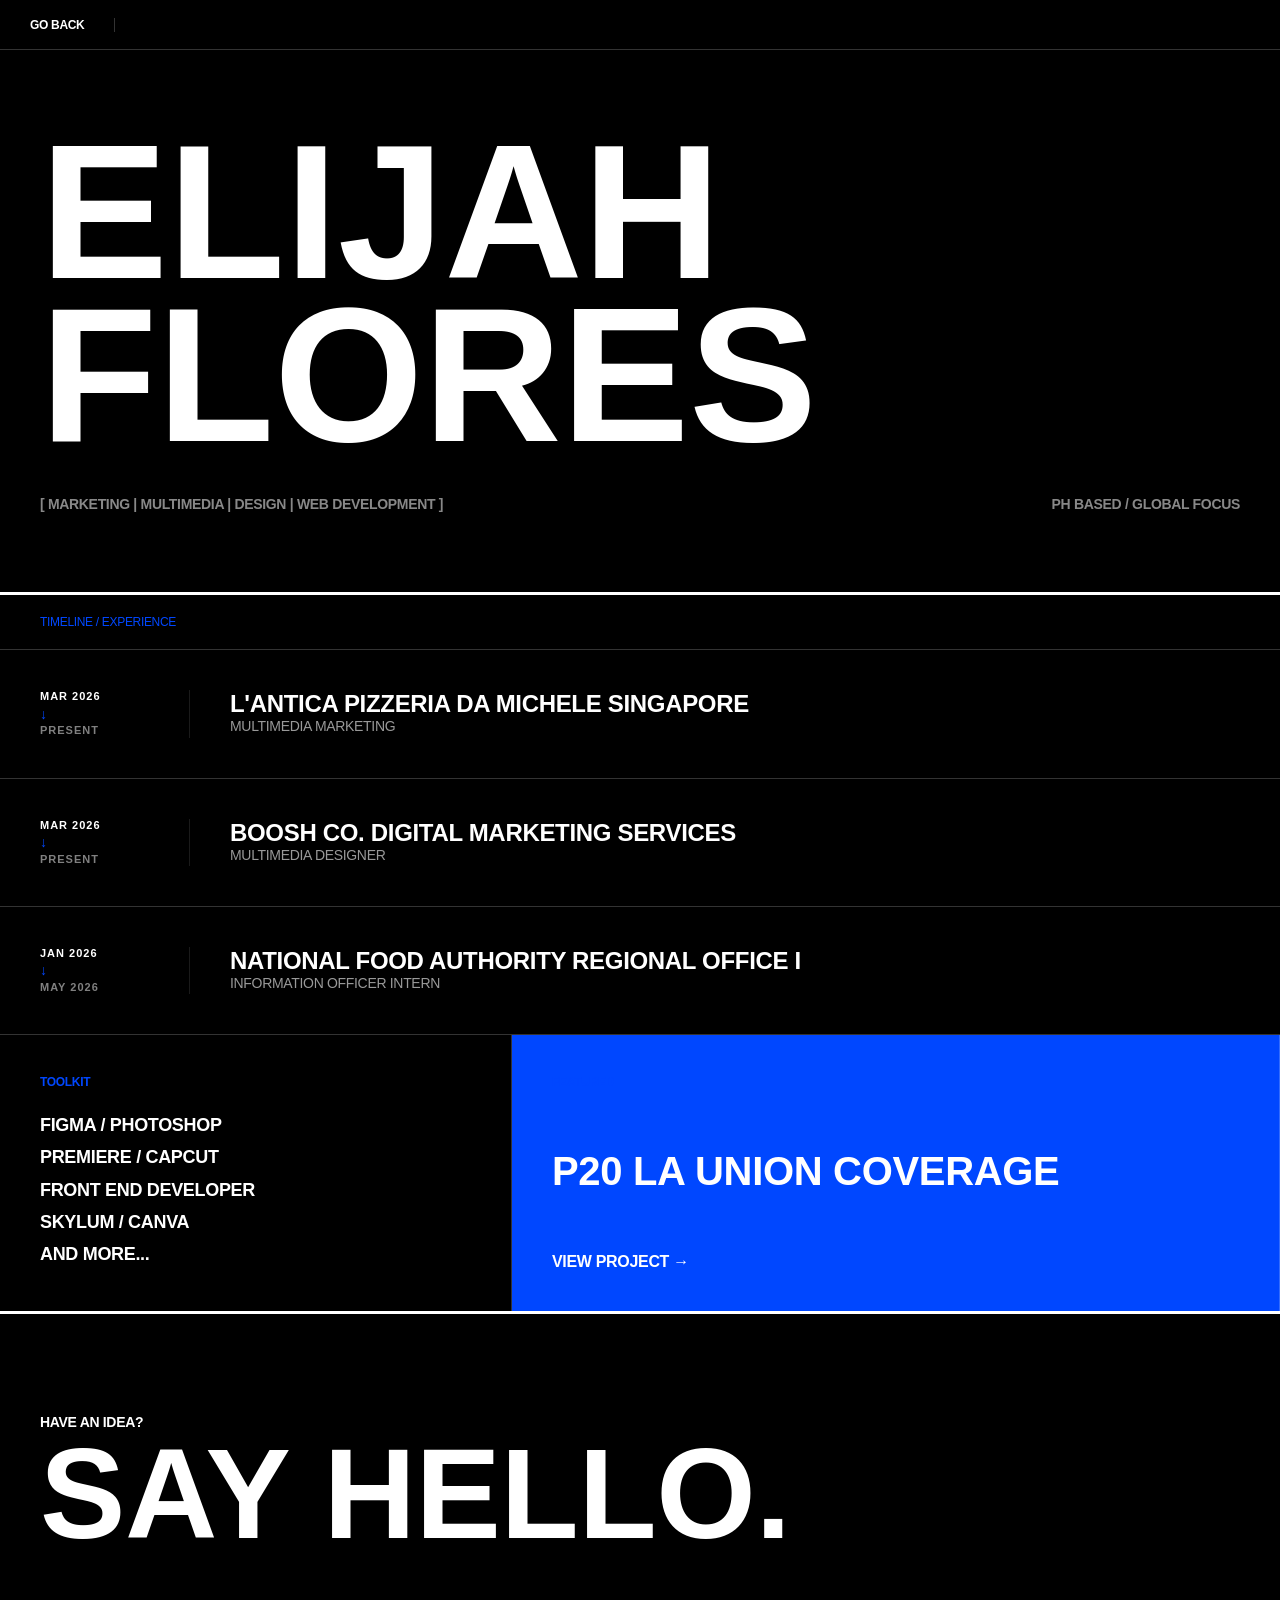
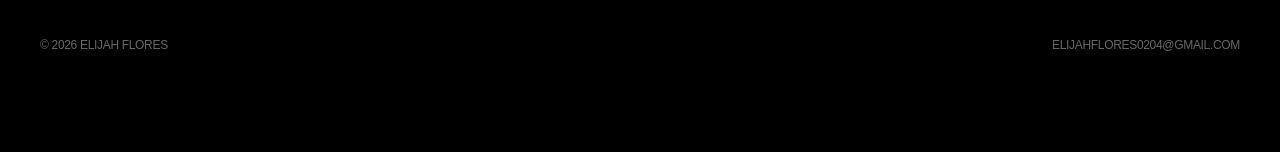
<file: personal/index.html>
<!DOCTYPE html>
<html lang="en">
<head>
    <meta charset="UTF-8">
    <meta name="viewport" content="width=device-width, initial-scale=1.0">
    <title>ELIJAH | WORK</title>
    <link rel="stylesheet" href="style.css">
    <link rel="stylesheet" href="https://cdnjs.cloudflare.com/ajax/libs/font-awesome/6.5.0/css/all.min.css">
</head>
<body>
    <div class="noise"></div>
    
    <nav class="super-nav">
        <a href="../index.html" class="exit-btn">GO BACK</a>
        <div class="scrolling-ticker">
            <p>OPEN FOR COLLABORATION • MULTIMEDIA DESIGN • VIDEO EDITING • BRANDING • WEB DEVELOPMENT • OPEN FOR COLLABORATION • </p>
        </div>
    </nav>

    <section class="hero-section">
        <h1 class="big-title">ELIJAH <br> FLORES</h1>
        <div class="hero-sub">
            <p>[ MARKETING | MULTIMEDIA | DESIGN | WEB DEVELOPMENT ]</p>
            <p>PH BASED / GLOBAL FOCUS</p>
        </div>
    </section>

    <main class="content-vessel">
        <div class="work-strip">
    <div class="strip-header">TIMELINE / EXPERIENCE</div>

    <div class="work-item">
        <div class="timeline-box">
            <span class="start">MAR 2026</span>
            <span class="arrow">↓</span>
            <span class="end">PRESENT</span>
        </div>
        <div class="work-info">
            <h3>L'ANTICA PIZZERIA DA MICHELE SINGAPORE</h3>
            <p>MULTIMEDIA MARKETING</p>
        </div>
    </div>

    <div class="work-item">
        <div class="timeline-box">
            <span class="start">MAR 2026</span>
            <span class="arrow">↓</span>
            <span class="end">PRESENT</span>
        </div>
        <div class="work-info">
            <h3>BOOSH CO. DIGITAL MARKETING SERVICES</h3>
            <p>MULTIMEDIA DESIGNER</p>
        </div>
    </div>

    <div class="work-item">
        <div class="timeline-box">
            <span class="start">JAN 2026</span>
            <span class="arrow">↓</span>
            <span class="end">MAY 2026</span>
        </div>
        <div class="work-info">
            <h3>NATIONAL FOOD AUTHORITY REGIONAL OFFICE I</h3>
            <p>INFORMATION OFFICER INTERN</p>
        </div>
    </div>
</div>

        <div class="mid-grid">
            <div class="info-box toolkit">
                <h3>TOOLKIT</h3>
                <ul>
                    <li>FIGMA / PHOTOSHOP</li>
                    <li>PREMIERE / CAPCUT</li>
                    <li>FRONT END DEVELOPER</li>
                    <li>SKYLUM / CANVA</li>
                    <li>AND MORE...</li>
                </ul>
            </div>

            <a href="https://www.facebook.com/reel/948762627540314" class="info-box project-card" target="_blank">
                <h3>FEATURED</h3>
                <h2>P20 LA UNION COVERAGE</h2>
                <span class="view-link">VIEW PROJECT →</span>
            </a>
        </div>

        <footer class="massive-footer">
            <p>HAVE AN IDEA?</p>
            <a href="mailto:elijahflores0204@gmail.com" class="giant-email">SAY HELLO.</a>
            <div class="footer-meta">
                <span>© 2026 ELIJAH FLORES</span>
                <span>ELIJAHFLORES0204@GMAIL.COM</span>
            </div>
        </footer>
    </main>

    <script src="script.js"></script>
</body>
</html>
</file>
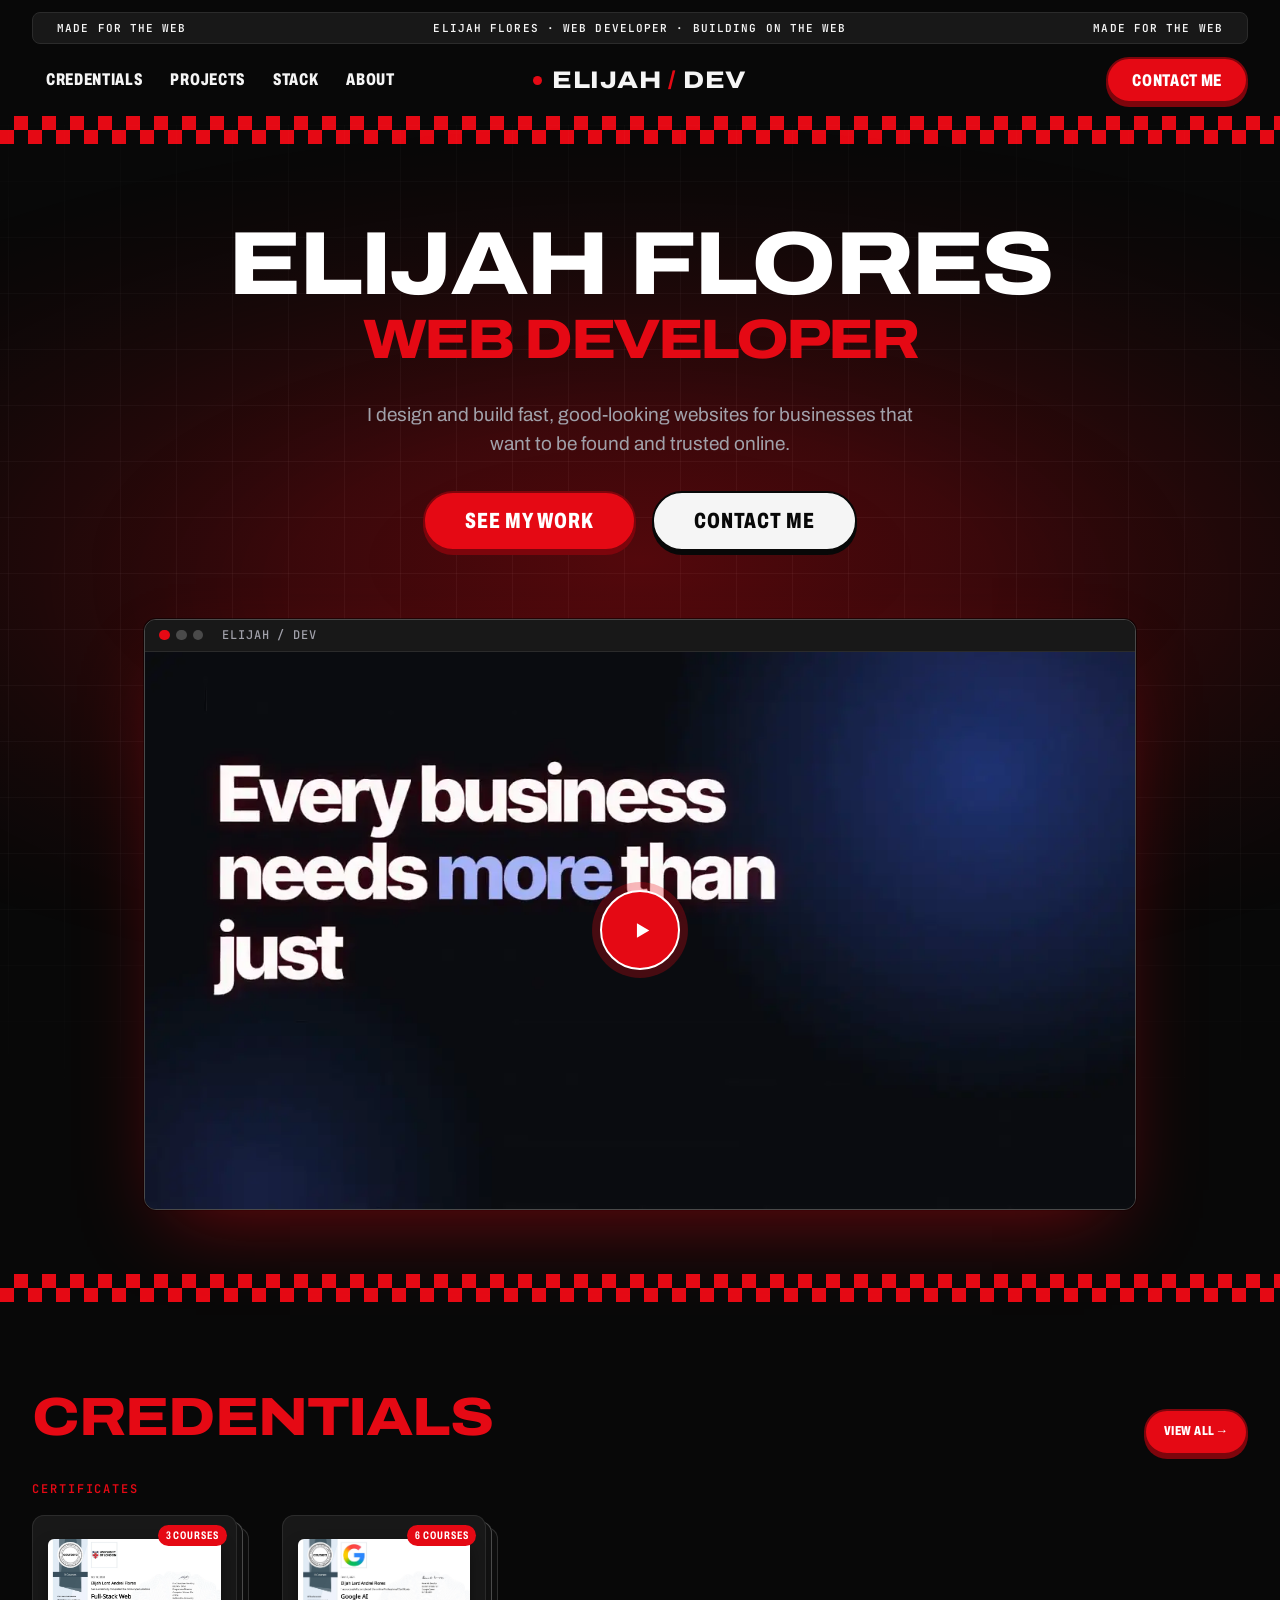
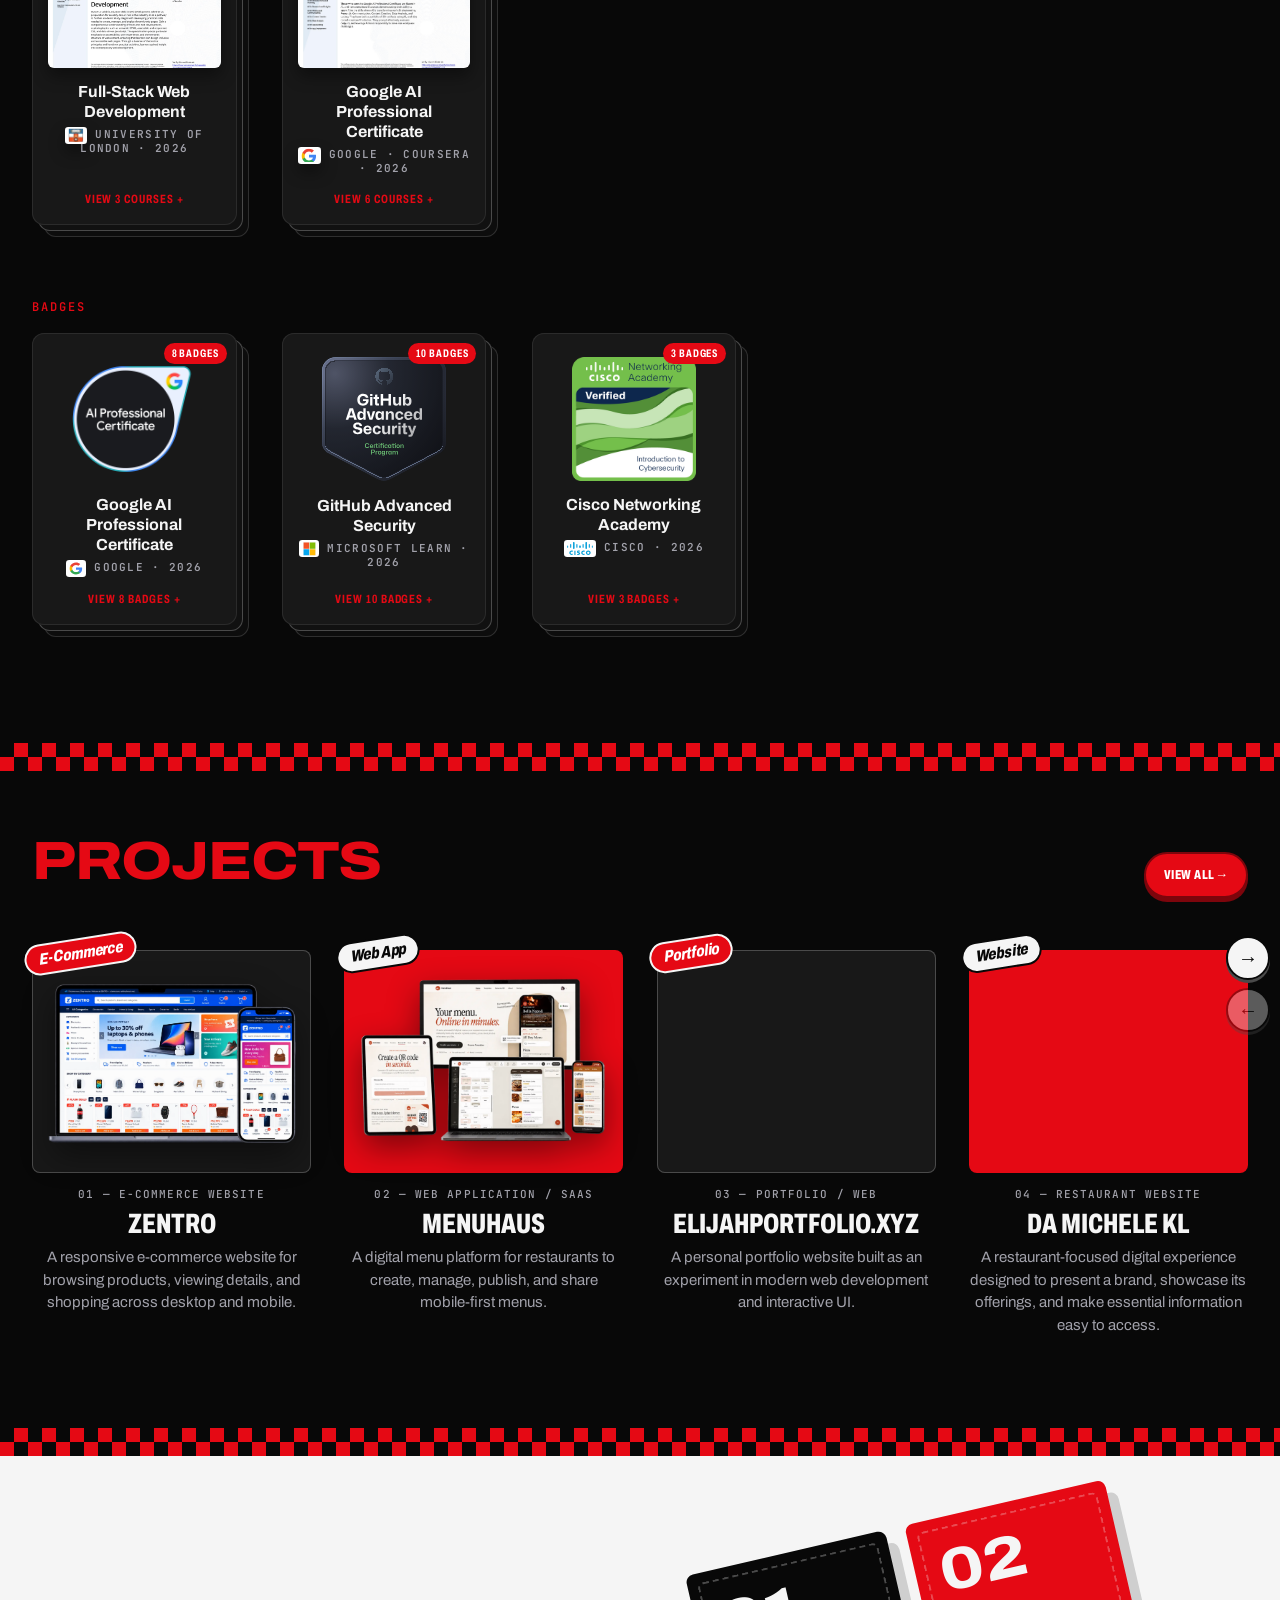
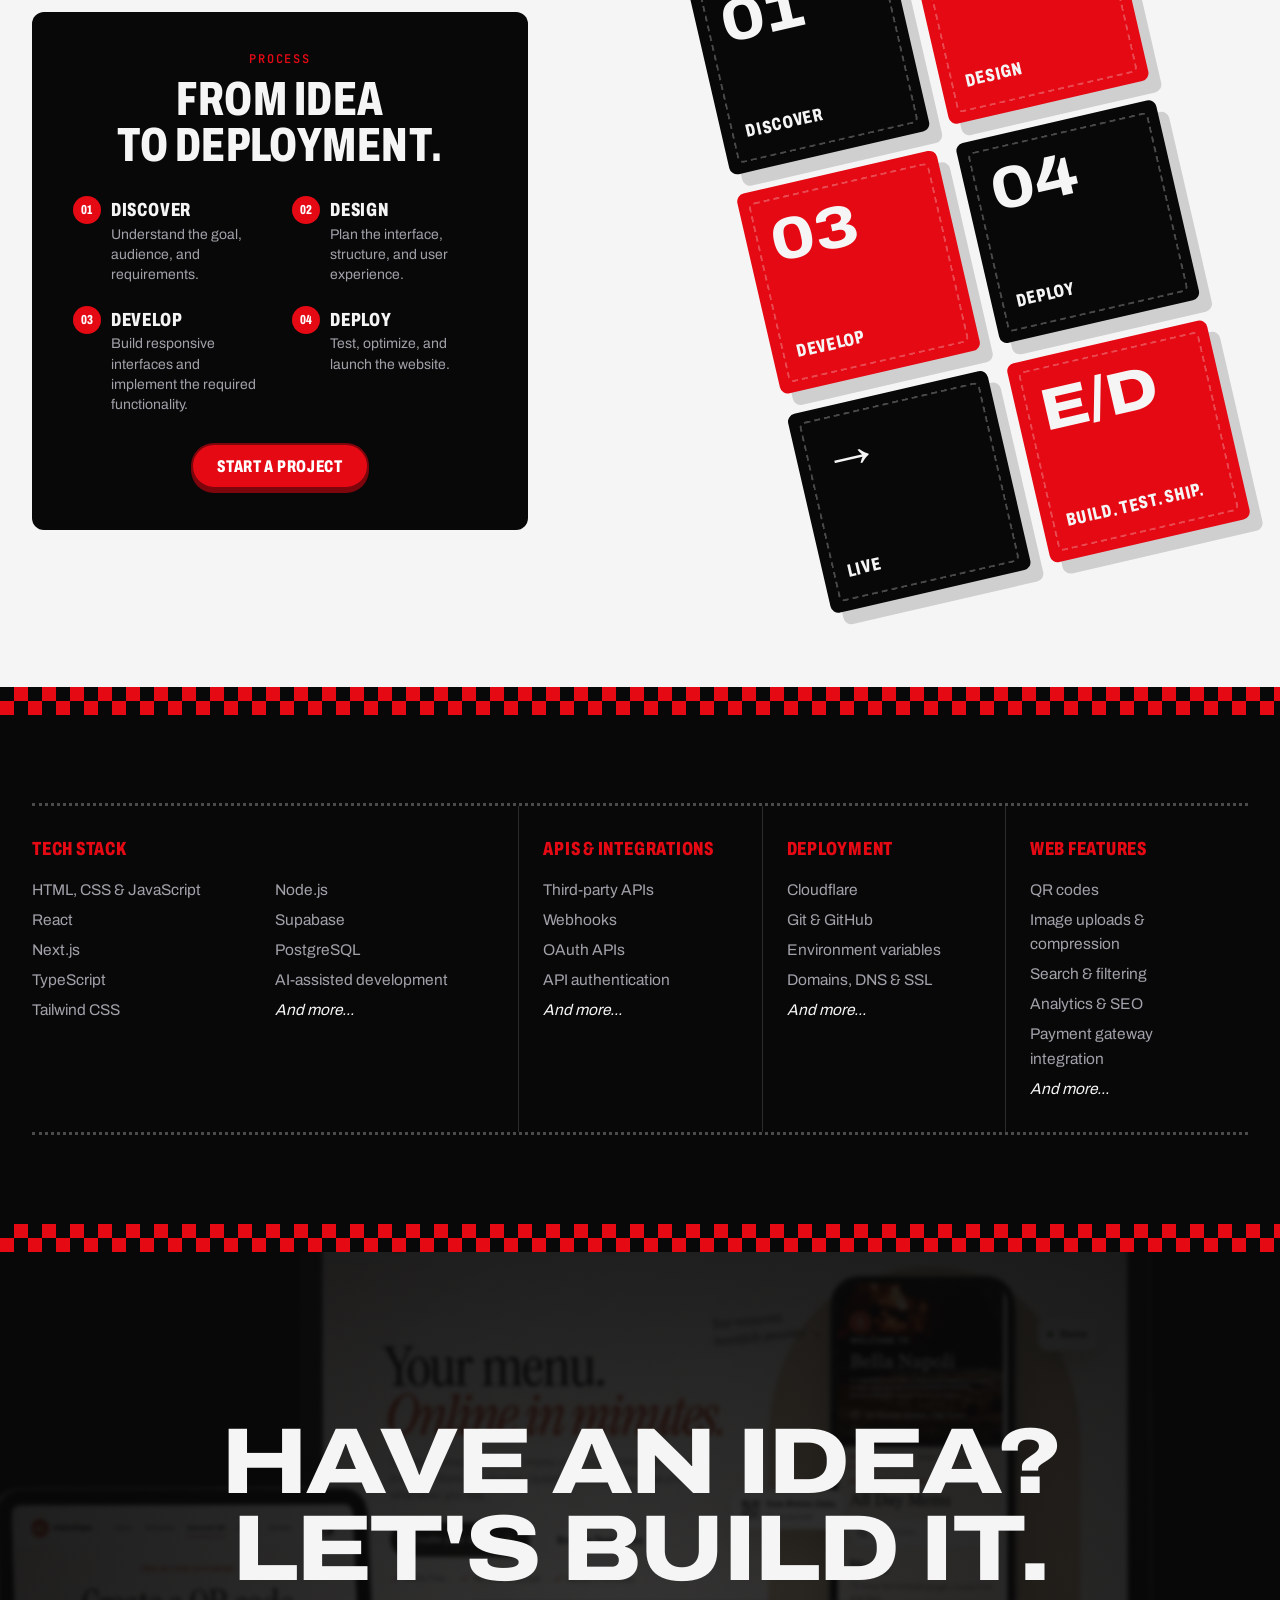
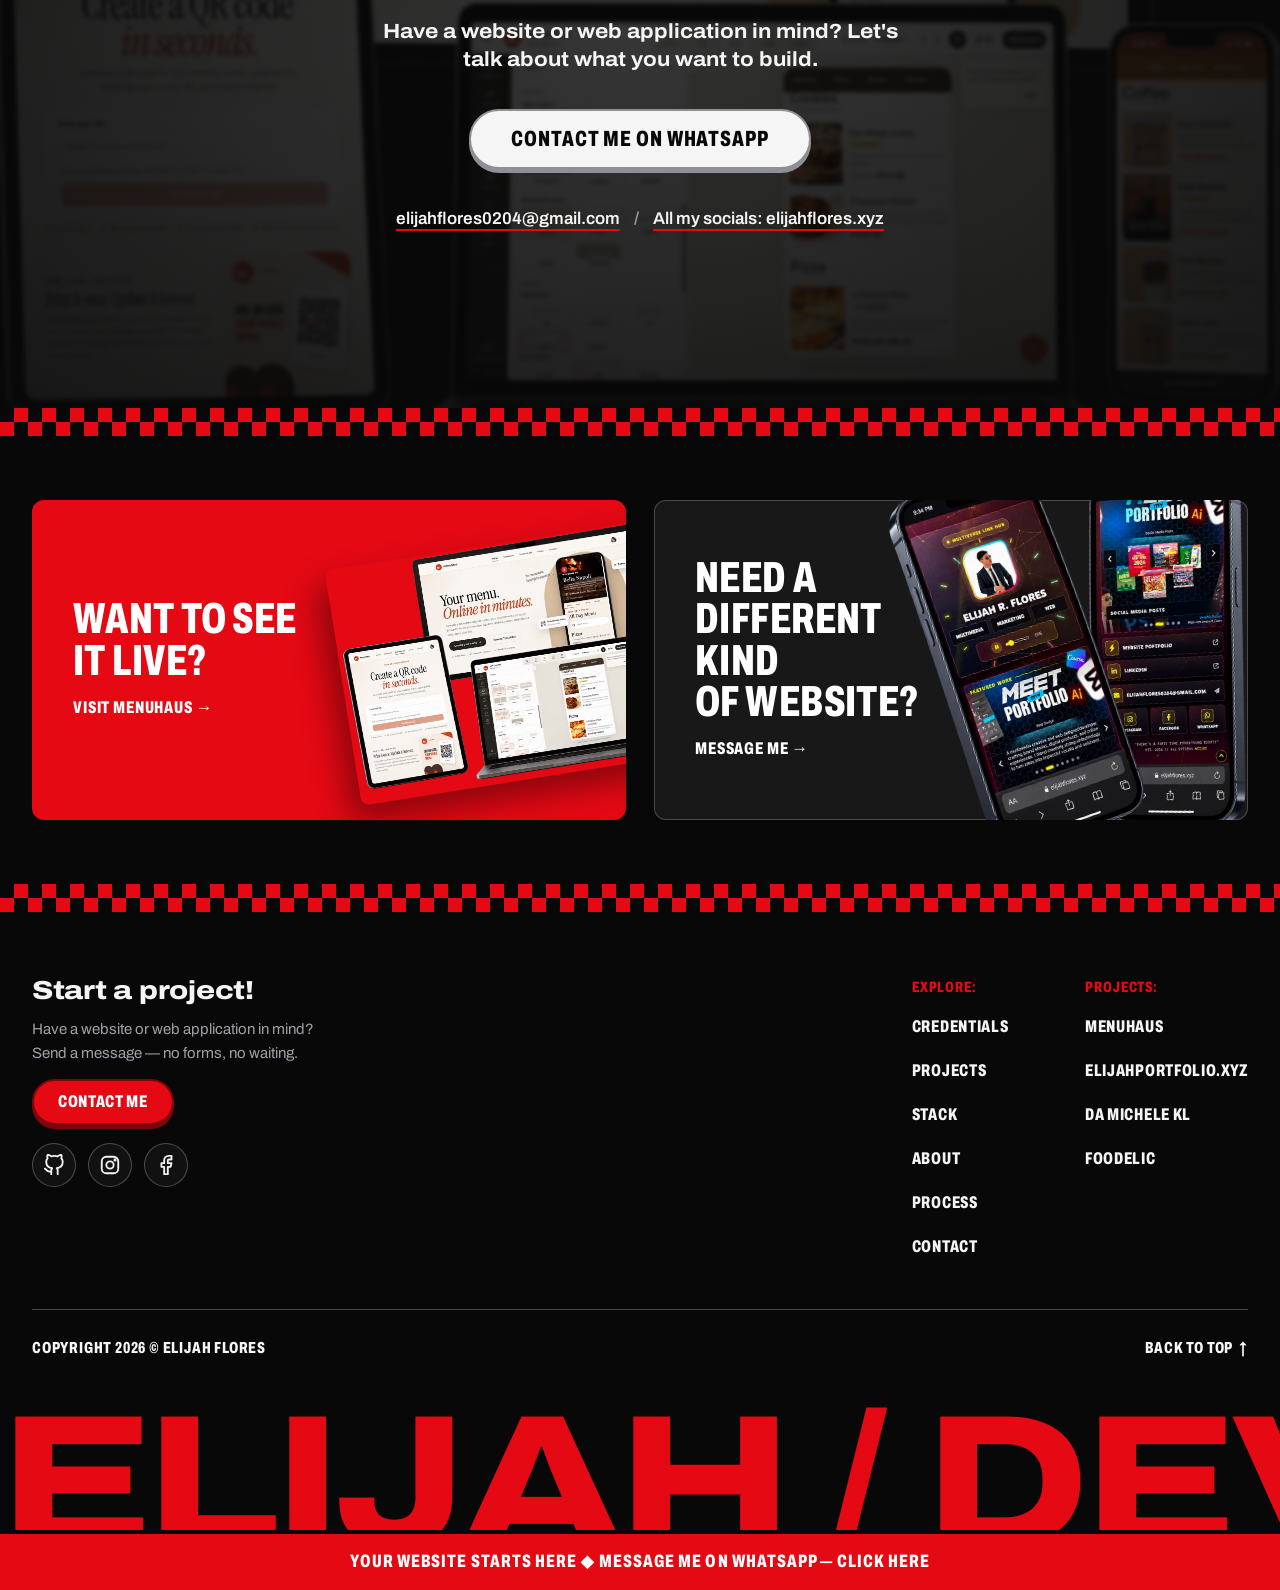
<file: web-development/index.html>
<!DOCTYPE html>
<html lang="en">
<head>
  <meta charset="utf-8">
  <link rel="canonical" href="https://www.elijahflores.xyz/web-development/">
  <meta property="og:url" content="https://www.elijahflores.xyz/web-development/">
  <meta name="viewport" content="width=device-width, initial-scale=1">
  <title>Elijah Flores — Web Developer | ELIJAH / DEV</title>
  <meta name="description" content="Web developer building modern websites and web apps. I use AI to move faster, then review, test and own every line that ships — from idea to deployment.">
  <meta name="author" content="Elijah Flores">
  <meta name="theme-color" content="#080808">
  <meta name="color-scheme" content="dark">

  <!-- Open Graph. og:url / canonical are intentionally omitted until the production domain is final (see README). -->
  <meta property="og:type" content="website">
  <meta property="og:site_name" content="ELIJAH / DEV">
  <meta property="og:title" content="Elijah Flores — Web Developer">
  <meta property="og:description" content="Modern websites and web applications — AI-assisted, developer-reviewed, and shipped from first idea to deployment.">
  <meta property="og:image" content="https://www.elijahflores.xyz/web-development/assets/images/og.jpg">
  <meta property="og:image:width" content="1200">
  <meta property="og:image:height" content="630">
  <meta property="og:image:alt" content="Elijah Flores — Web Developer">
  <meta name="twitter:card" content="summary_large_image">

  <link rel="icon" href="assets/icons/favicon.svg" type="image/svg+xml">
  <link rel="preload" href="assets/fonts/archivo-var.woff2" as="font" type="font/woff2" crossorigin>
  <link rel="stylesheet" href="styles.css?v=20261023">
  <!-- Flags that JavaScript is running, so enhancements (reveals, collapsed mobile menu) only apply when it is. -->
  <script>document.documentElement.classList.add('js');</script>
</head>
<body id="top">
  <a class="skip-link" href="#main">Skip to content</a>

  <!-- ============================== STATUS STRIP ============================== -->
  <div class="container">
    <p class="topbar">
      <span aria-hidden="true">MADE FOR THE WEB</span>
      <span>ELIJAH FLORES · WEB DEVELOPER · BUILDING ON THE WEB</span>
      <span aria-hidden="true">MADE FOR THE WEB</span>
    </p>
  </div>

  <!-- ============================== NAVIGATION ============================== -->
  <header class="nav" data-nav>
    <div class="container nav__inner">
      <div class="nav__left">
        <button class="nav__toggle" type="button" aria-expanded="false" aria-controls="nav-menu" data-nav-toggle>
          <span class="nav__toggle-icon" aria-hidden="true"></span>
          <span data-nav-toggle-label>Menu</span>
        </button>
        <nav class="nav__menu" id="nav-menu" aria-label="Primary" data-nav-menu>
          <a class="nav__link nav__link--home" href="#top">Home</a>
          <a class="nav__link" href="credentials.html">Credentials</a>
          <a class="nav__link" href="projects.html">Projects</a>
          <a class="nav__link" href="#stack">Stack</a>
          <a class="nav__link" href="about.html">About</a>
        </nav>
      </div>

      <a class="brand" href="#top" aria-label="ELIJAH / DEV — back to top">
        <span class="brand__dot" aria-hidden="true"></span>
        <span>ELIJAH <span class="brand__slash">/</span> DEV</span>
      </a>

      <a class="btn btn--red nav__cta" href="https://wa.me/639694589629" target="_blank" rel="noopener noreferrer" data-whatsapp>
        CONTACT<span class="nav__cta-extra">&nbsp;ME</span><span class="visually-hidden"> on WhatsApp (opens in a new tab)</span>
      </a>
    </div>
  </header>

  <div class="checker" aria-hidden="true"></div>

  <main id="main">

    <!-- ============================== HERO ============================== -->
    <section class="hero container" aria-labelledby="hero-title" data-hero>
      <div class="hero__panel">
        <h1 class="hero__title" id="hero-title">
          <span><span class="hero__w">ELIJAH</span> <span class="hero__w">FLORES</span></span>
          <span class="hero__sub outline"><span class="hero__w">WEB</span> <span class="hero__w">DEVELOPER</span></span>
        </h1>
        <p class="hero__lede">I design and build fast, good-looking websites for businesses that want to be found and trusted online.</p>
        <div class="hero__actions">
          <a class="btn btn--red btn--xl" href="projects.html">SEE MY WORK</a>
          <a class="btn btn--light btn--xl" href="https://wa.me/639694589629" target="_blank" rel="noopener noreferrer" data-whatsapp>
            CONTACT ME<span class="visually-hidden"> on WhatsApp (opens in a new tab)</span>
          </a>
        </div>
        <!-- Showreel in a browser frame. Plays muted on a loop; the button plays it with sound. -->
        <figure class="hero__frame" data-reel>
          <div class="hero__bar" aria-hidden="true"><i></i><i></i><i></i><span>ELIJAH / DEV</span></div>
          <div class="hero__screen">
            <video class="hero__video" src="assets/video/hero.mp4" poster="assets/video/hero-poster.webp" autoplay muted loop playsinline preload="metadata" aria-label="Showreel of my recent web projects"></video>
            <button class="hero__play" type="button" aria-label="Play showreel with sound">
              <svg viewBox="0 0 24 24" aria-hidden="true"><path d="M8 5.5v13l11-6.5z"/></svg>
            </button>
          </div>
        </figure>
      </div>
    </section>

    <div class="checker" aria-hidden="true"></div>

    <!-- SYNC:credentials:start (source of truth; sync-credentials.ps1 copies this block into about.html) -->
    <!-- ============================== CREDENTIALS ==============================
         Generated from one list; credentials.html shows the same badges — keep both in step.
         Clicking a badge opens its details (from its <template>) with a button to verify on Credly. -->
    <section class="creds" id="credentials" aria-labelledby="creds-title">
      <div class="container">
        <header class="work__head">
          <h2 class="display display--red" id="creds-title">CREDENTIALS</h2>
          <a class="btn btn--red work__all" href="credentials.html">VIEW ALL <span aria-hidden="true">→</span></a>
        </header>
        <h3 class="creds-group__title" id="creds-certs">CERTIFICATES</h3>
        <div class="carousel carousel--badges" data-carousel>
          <ul class="badges" role="list" data-carousel-track tabindex="0" aria-label="Certificates — scroll sideways for more">
            <li class="badge-slide">
              <button class="badge badge--stack badge--cert" type="button" data-badge aria-haspopup="dialog">
                <span class="badge__count">3 COURSES</span>
                <img src="assets/images/certificates/university_of_london_Full-stack-development-certificate.png" alt="" width="1224" height="947" loading="lazy" decoding="async">
                <span class="badge__name">Full-Stack Web Development</span>
                <span class="badge__meta"><img class="issuer" src="assets/images/logos/uol.png" alt="" width="68" height="84" decoding="async">University of London · 2026</span>
                <span class="badge__hint" aria-hidden="true">VIEW 3 COURSES +</span>
              </button>
              <template>
                <img class="badge-dialog__img badge-dialog__img--cert" src="assets/images/certificates/university_of_london_Full-stack-development-certificate.png" alt="Full-Stack Web Development — issued to Elijah Lord Andrei Flores" width="1224" height="947">
                <p class="badge__meta"><img class="issuer" src="assets/images/logos/uol.png" alt="" width="68" height="84" decoding="async">University of London · Oct 17, 2026</p>
                <h3 class="badge-dialog__title" id="badge-dialog-title">Full-Stack Web Development</h3>
                <p class="badge-dialog__text">A 3-course specialization covering semantic HTML, accessible and responsive CSS, and data-driven JavaScript.</p>
                <p class="badge-dialog__sublabel">COURSE CERTIFICATES · 3</p>
                <ul class="subs" role="list" tabindex="0" aria-label="COURSE CERTIFICATES · 3 — tap one to view it">
                  <li>
                    <button class="sub sub--cert" type="button" data-sub>
                      <img src="assets/images/certificates/course-certs/CERT2.jpg" alt="" width="1772" height="928" loading="lazy" decoding="async">
                      <span>HTML: How to Build a Website</span>
                    </button>
                    <template>
                      <img class="badge-dialog__img badge-dialog__img--cert" src="assets/images/certificates/course-certs/CERT2.jpg" alt="HTML: How to Build a Website — issued to Elijah Lord Andrei Flores" width="1772" height="928">
                      <p class="badge__meta"><img class="issuer" src="assets/images/logos/uol.png" alt="" width="68" height="84" decoding="async">University of London · Oct 17, 2026</p>
                      <h3 class="badge-dialog__title" id="badge-dialog-title">HTML: How to Build a Website</h3>
                      <a class="btn btn--red" href="https://coursera.org/verify/WGSRL0EGTYQ2" target="_blank" rel="noopener noreferrer">VERIFY CERTIFICATE<span class="visually-hidden"> (opens in a new tab)</span> <span aria-hidden="true">→</span></a>
                    </template>
                  </li>
                  <li>
                    <button class="sub sub--cert" type="button" data-sub>
                      <img src="assets/images/certificates/course-certs/CERT3.jpg" alt="" width="1772" height="928" loading="lazy" decoding="async">
                      <span>CSS: Web Page Layout — Usability and Accessibility</span>
                    </button>
                    <template>
                      <img class="badge-dialog__img badge-dialog__img--cert" src="assets/images/certificates/course-certs/CERT3.jpg" alt="CSS: Web Page Layout — Usability and Accessibility — issued to Elijah Lord Andrei Flores" width="1772" height="928">
                      <p class="badge__meta"><img class="issuer" src="assets/images/logos/uol.png" alt="" width="68" height="84" decoding="async">University of London · Oct 17, 2026</p>
                      <h3 class="badge-dialog__title" id="badge-dialog-title">CSS: Web Page Layout — Usability and Accessibility</h3>
                      <a class="btn btn--red" href="https://coursera.org/verify/KZIPTU2NHNT7" target="_blank" rel="noopener noreferrer">VERIFY CERTIFICATE<span class="visually-hidden"> (opens in a new tab)</span> <span aria-hidden="true">→</span></a>
                    </template>
                  </li>
                  <li>
                    <button class="sub sub--cert" type="button" data-sub>
                      <img src="assets/images/certificates/course-certs/CERT1.jpg" alt="" width="1772" height="928" loading="lazy" decoding="async">
                      <span>Data-driven Websites: JSON, APIs and Templates</span>
                    </button>
                    <template>
                      <img class="badge-dialog__img badge-dialog__img--cert" src="assets/images/certificates/course-certs/CERT1.jpg" alt="Data-driven Websites: JSON, APIs and Templates — issued to Elijah Lord Andrei Flores" width="1772" height="928">
                      <p class="badge__meta"><img class="issuer" src="assets/images/logos/uol.png" alt="" width="68" height="84" decoding="async">University of London · Oct 17, 2026</p>
                      <h3 class="badge-dialog__title" id="badge-dialog-title">Data-driven Websites: JSON, APIs and Templates</h3>
                      <a class="btn btn--red" href="https://coursera.org/verify/RYILVB77DHAX" target="_blank" rel="noopener noreferrer">VERIFY CERTIFICATE<span class="visually-hidden"> (opens in a new tab)</span> <span aria-hidden="true">→</span></a>
                    </template>
                  </li>
                </ul>
                <a class="btn btn--red" href="https://coursera.org/verify/specialization/RCUOPV1JAW7L" target="_blank" rel="noopener noreferrer">VERIFY CERTIFICATE<span class="visually-hidden"> (opens in a new tab)</span> <span aria-hidden="true">→</span></a>
              </template>
            </li>
            <li class="badge-slide">
            <button class="badge badge--stack badge--cert" type="button" data-badge aria-haspopup="dialog">
            <span class="badge__count">6 COURSES</span>
            <img src="assets/images/certificates/google-ai/5GXWYUSDD1GP.jpg" alt="" width="1649" height="1275" loading="lazy" decoding="async">
            <span class="badge__name">Google AI Professional Certificate</span>
            <span class="badge__meta"><img class="issuer" src="assets/images/logos/google.svg" alt="" width="24" height="24" decoding="async">Google · Coursera · 2026</span>
            <span class="badge__hint" aria-hidden="true">VIEW 6 COURSES +</span>
            </button>
            <template>
            <img class="badge-dialog__img badge-dialog__img--cert" src="assets/images/certificates/google-ai/5GXWYUSDD1GP.jpg" alt="Google AI Professional Certificate — issued to Elijah Lord Andrei Flores" width="1649" height="1275">
            <p class="badge__meta"><img class="issuer" src="assets/images/logos/google.svg" alt="" width="24" height="24" decoding="async">Google · Coursera · Oct 18, 2026</p>
            <h3 class="badge-dialog__title" id="badge-dialog-title">Google AI Professional Certificate</h3>
            <p class="badge-dialog__text">Google’s 8-course professional certificate in applied AI, with the six course certificates I’ve earned so far.</p>
            <p class="badge-dialog__sublabel">COURSE CERTIFICATES · 6</p>
            <ul class="subs" role="list" tabindex="0" aria-label="COURSE CERTIFICATES · 6 — tap one to view it">
            <li>
            <button class="sub sub--cert" type="button" data-sub>
            <img src="assets/images/certificates/google-ai/T8S3H3BXVUZY.jpg" alt="" width="1649" height="1275" loading="lazy" decoding="async">
            <span>Google AI Fundamentals</span>
            </button>
            <template>
            <img class="badge-dialog__img badge-dialog__img--cert" src="assets/images/certificates/google-ai/T8S3H3BXVUZY.jpg" alt="Google AI Fundamentals — issued to Elijah Lord Andrei Flores" width="1649" height="1275">
            <p class="badge__meta"><img class="issuer" src="assets/images/logos/google.svg" alt="" width="24" height="24" decoding="async">Google · Oct 17, 2026</p>
            <h3 class="badge-dialog__title" id="badge-dialog-title">Google AI Fundamentals</h3>
            <a class="btn btn--red" href="https://www.coursera.org/account/accomplishments/verify/T8S3H3BXVUZY" target="_blank" rel="noopener noreferrer">VERIFY CERTIFICATE<span class="visually-hidden"> (opens in a new tab)</span> <span aria-hidden="true">→</span></a>
            </template>
            </li>
            <li>
            <button class="sub sub--cert" type="button" data-sub>
            <img src="assets/images/certificates/google-ai/GBU20LWU4FU4.jpg" alt="" width="1649" height="1275" loading="lazy" decoding="async">
            <span>Google AI for App Building</span>
            </button>
            <template>
            <img class="badge-dialog__img badge-dialog__img--cert" src="assets/images/certificates/google-ai/GBU20LWU4FU4.jpg" alt="Google AI for App Building — issued to Elijah Lord Andrei Flores" width="1649" height="1275">
            <p class="badge__meta"><img class="issuer" src="assets/images/logos/google.svg" alt="" width="24" height="24" decoding="async">Google · Oct 17, 2026</p>
            <h3 class="badge-dialog__title" id="badge-dialog-title">Google AI for App Building</h3>
            <a class="btn btn--red" href="https://www.coursera.org/account/accomplishments/verify/GBU20LWU4FU4" target="_blank" rel="noopener noreferrer">VERIFY CERTIFICATE<span class="visually-hidden"> (opens in a new tab)</span> <span aria-hidden="true">→</span></a>
            </template>
            </li>
            <li>
            <button class="sub sub--cert" type="button" data-sub>
            <img src="assets/images/certificates/google-ai/JR09MEZSWLAP.jpg" alt="" width="1649" height="1275" loading="lazy" decoding="async">
            <span>Google AI for App Deployment</span>
            </button>
            <template>
            <img class="badge-dialog__img badge-dialog__img--cert" src="assets/images/certificates/google-ai/JR09MEZSWLAP.jpg" alt="Google AI for App Deployment — issued to Elijah Lord Andrei Flores" width="1649" height="1275">
            <p class="badge__meta"><img class="issuer" src="assets/images/logos/google.svg" alt="" width="24" height="24" decoding="async">Google · Oct 17, 2026</p>
            <h3 class="badge-dialog__title" id="badge-dialog-title">Google AI for App Deployment</h3>
            <a class="btn btn--red" href="https://www.coursera.org/account/accomplishments/verify/JR09MEZSWLAP" target="_blank" rel="noopener noreferrer">VERIFY CERTIFICATE<span class="visually-hidden"> (opens in a new tab)</span> <span aria-hidden="true">→</span></a>
            </template>
            </li>
            <li>
            <button class="sub sub--cert" type="button" data-sub>
            <img src="assets/images/certificates/google-ai/FED0MPDRGB9A.jpg" alt="" width="1649" height="1275" loading="lazy" decoding="async">
            <span>Google AI for Data Analysis</span>
            </button>
            <template>
            <img class="badge-dialog__img badge-dialog__img--cert" src="assets/images/certificates/google-ai/FED0MPDRGB9A.jpg" alt="Google AI for Data Analysis — issued to Elijah Lord Andrei Flores" width="1649" height="1275">
            <p class="badge__meta"><img class="issuer" src="assets/images/logos/google.svg" alt="" width="24" height="24" decoding="async">Google · Oct 17, 2026</p>
            <h3 class="badge-dialog__title" id="badge-dialog-title">Google AI for Data Analysis</h3>
            <a class="btn btn--red" href="https://www.coursera.org/account/accomplishments/verify/FED0MPDRGB9A" target="_blank" rel="noopener noreferrer">VERIFY CERTIFICATE<span class="visually-hidden"> (opens in a new tab)</span> <span aria-hidden="true">→</span></a>
            </template>
            </li>
            <li>
            <button class="sub sub--cert" type="button" data-sub>
            <img src="assets/images/certificates/google-ai/NWV3WZPK7PJ1.jpg" alt="" width="1649" height="1275" loading="lazy" decoding="async">
            <span>Google AI for Research and Insights</span>
            </button>
            <template>
            <img class="badge-dialog__img badge-dialog__img--cert" src="assets/images/certificates/google-ai/NWV3WZPK7PJ1.jpg" alt="Google AI for Research and Insights — issued to Elijah Lord Andrei Flores" width="1649" height="1275">
            <p class="badge__meta"><img class="issuer" src="assets/images/logos/google.svg" alt="" width="24" height="24" decoding="async">Google · Oct 17, 2026</p>
            <h3 class="badge-dialog__title" id="badge-dialog-title">Google AI for Research and Insights</h3>
            <a class="btn btn--red" href="https://www.coursera.org/account/accomplishments/verify/NWV3WZPK7PJ1" target="_blank" rel="noopener noreferrer">VERIFY CERTIFICATE<span class="visually-hidden"> (opens in a new tab)</span> <span aria-hidden="true">→</span></a>
            </template>
            </li>
            <li>
            <button class="sub sub--cert" type="button" data-sub>
            <img src="assets/images/certificates/google-ai/2RHQG308KR0Z.jpg" alt="" width="1649" height="1275" loading="lazy" decoding="async">
            <span>Google AI for Brainstorming and Planning</span>
            </button>
            <template>
            <img class="badge-dialog__img badge-dialog__img--cert" src="assets/images/certificates/google-ai/2RHQG308KR0Z.jpg" alt="Google AI for Brainstorming and Planning — issued to Elijah Lord Andrei Flores" width="1649" height="1275">
            <p class="badge__meta"><img class="issuer" src="assets/images/logos/google.svg" alt="" width="24" height="24" decoding="async">Google · Oct 17, 2026</p>
            <h3 class="badge-dialog__title" id="badge-dialog-title">Google AI for Brainstorming and Planning</h3>
            <a class="btn btn--red" href="https://www.coursera.org/account/accomplishments/verify/2RHQG308KR0Z" target="_blank" rel="noopener noreferrer">VERIFY CERTIFICATE<span class="visually-hidden"> (opens in a new tab)</span> <span aria-hidden="true">→</span></a>
            </template>
            </li>
            </ul>
            <a class="btn btn--red" href="https://www.coursera.org/account/accomplishments/specialization/5GXWYUSDD1GP" target="_blank" rel="noopener noreferrer">VERIFY CERTIFICATE<span class="visually-hidden"> (opens in a new tab)</span> <span aria-hidden="true">→</span></a>
            </template>
            </li>

          </ul>
          <div class="carousel__nav">
            <button class="carousel__btn" type="button" data-carousel-next aria-label="Next certificates"><span aria-hidden="true">→</span></button>
            <button class="carousel__btn" type="button" data-carousel-prev aria-label="Previous certificates"><span aria-hidden="true">←</span></button>
          </div>
        </div>

        <h3 class="creds-group__title" id="creds-badges">BADGES</h3>
        <div class="carousel carousel--badges" data-carousel>
          <ul class="badges" role="list" data-carousel-track tabindex="0" aria-label="Badges — scroll sideways for more">
            <li class="badge-slide">
              <button class="badge badge--stack" type="button" data-badge aria-haspopup="dialog">
                <span class="badge__count">8 BADGES</span>
                <img src="assets/images/badges/AI-Professional.png" alt="" width="1080" height="1080" loading="lazy" decoding="async">
                <span class="badge__name">Google AI Professional Certificate</span>
                <span class="badge__meta"><img class="issuer" src="assets/images/logos/google.svg" alt="" width="24" height="24" decoding="async">Google · 2026</span>
                <span class="badge__hint" aria-hidden="true">VIEW 8 BADGES +</span>
              </button>
              <template>
                <img class="badge-dialog__img" src="assets/images/badges/AI-Professional.png" alt="Google AI Professional Certificate — issued to Elijah Lord Andrei Flores" width="1080" height="1080">
                <p class="badge__meta"><img class="issuer" src="assets/images/logos/google.svg" alt="" width="24" height="24" decoding="async">Google · 2026</p>
                <h3 class="badge-dialog__title" id="badge-dialog-title">Google AI Professional Certificate</h3>
                <p class="badge-dialog__text">Google’s professional certificate in applied AI — eight courses, from AI fundamentals and prompting to building and deploying apps with AI.</p>
                <p class="badge-dialog__sublabel">COURSE BADGES · 8</p>
                <ul class="subs" role="list" tabindex="0" aria-label="COURSE BADGES · 8 — tap one to view it">
                  <li>
                    <button class="sub" type="button" data-sub>
                      <img src="assets/images/badges/ai-fundamentals.png" alt="" width="340" height="340" loading="lazy" decoding="async">
                      <span>Google AI Fundamentals</span>
                    </button>
                    <template>
                      <img class="badge-dialog__img" src="assets/images/badges/ai-fundamentals.png" alt="Google AI Fundamentals — issued to Elijah Lord Andrei Flores" width="340" height="340">
                      <p class="badge__meta"><img class="issuer" src="assets/images/logos/google.svg" alt="" width="24" height="24" decoding="async">Google · Oct 17, 2026</p>
                      <h3 class="badge-dialog__title" id="badge-dialog-title">Google AI Fundamentals</h3>
                      <a class="btn btn--red" href="https://www.credly.com/badges/66c11d67-eb24-44d7-8fc3-26112de118c4" target="_blank" rel="noopener noreferrer">VERIFY BADGE<span class="visually-hidden"> (opens in a new tab)</span> <span aria-hidden="true">→</span></a>
                    </template>
                  </li>
                  <li>
                    <button class="sub" type="button" data-sub>
                      <img src="assets/images/badges/ai-app-building.png" alt="" width="340" height="340" loading="lazy" decoding="async">
                      <span>Google AI for App Building</span>
                    </button>
                    <template>
                      <img class="badge-dialog__img" src="assets/images/badges/ai-app-building.png" alt="Google AI for App Building — issued to Elijah Lord Andrei Flores" width="340" height="340">
                      <p class="badge__meta"><img class="issuer" src="assets/images/logos/google.svg" alt="" width="24" height="24" decoding="async">Google · Oct 17, 2026</p>
                      <h3 class="badge-dialog__title" id="badge-dialog-title">Google AI for App Building</h3>
                      <a class="btn btn--red" href="https://www.credly.com/badges/2f45675d-5177-4348-8d67-ff95c6b786c3" target="_blank" rel="noopener noreferrer">VERIFY BADGE<span class="visually-hidden"> (opens in a new tab)</span> <span aria-hidden="true">→</span></a>
                    </template>
                  </li>
                  <li>
                    <button class="sub" type="button" data-sub>
                      <img src="assets/images/badges/ai-app-deployment.png" alt="" width="340" height="340" loading="lazy" decoding="async">
                      <span>Google AI for App Deployment</span>
                    </button>
                    <template>
                      <img class="badge-dialog__img" src="assets/images/badges/ai-app-deployment.png" alt="Google AI for App Deployment — issued to Elijah Lord Andrei Flores" width="340" height="340">
                      <p class="badge__meta"><img class="issuer" src="assets/images/logos/google.svg" alt="" width="24" height="24" decoding="async">Google · Oct 17, 2026</p>
                      <h3 class="badge-dialog__title" id="badge-dialog-title">Google AI for App Deployment</h3>
                      <a class="btn btn--red" href="https://www.credly.com/badges/57a1bcef-4ec3-463d-b9dc-e09ae64a2ae8" target="_blank" rel="noopener noreferrer">VERIFY BADGE<span class="visually-hidden"> (opens in a new tab)</span> <span aria-hidden="true">→</span></a>
                    </template>
                  </li>
                  <li>
                    <button class="sub" type="button" data-sub>
                      <img src="assets/images/badges/ai-data-analysis.png" alt="" width="340" height="340" loading="lazy" decoding="async">
                      <span>Google AI for Data Analysis</span>
                    </button>
                    <template>
                      <img class="badge-dialog__img" src="assets/images/badges/ai-data-analysis.png" alt="Google AI for Data Analysis — issued to Elijah Lord Andrei Flores" width="340" height="340">
                      <p class="badge__meta"><img class="issuer" src="assets/images/logos/google.svg" alt="" width="24" height="24" decoding="async">Google · Oct 17, 2026</p>
                      <h3 class="badge-dialog__title" id="badge-dialog-title">Google AI for Data Analysis</h3>
                      <a class="btn btn--red" href="https://www.credly.com/badges/6fb7c90e-195a-4346-9f8e-dc8c74f2cde7" target="_blank" rel="noopener noreferrer">VERIFY BADGE<span class="visually-hidden"> (opens in a new tab)</span> <span aria-hidden="true">→</span></a>
                    </template>
                  </li>
                  <li>
                    <button class="sub" type="button" data-sub>
                      <img src="assets/images/badges/ai-research.png" alt="" width="340" height="340" loading="lazy" decoding="async">
                      <span>Google AI for Research and Insights</span>
                    </button>
                    <template>
                      <img class="badge-dialog__img" src="assets/images/badges/ai-research.png" alt="Google AI for Research and Insights — issued to Elijah Lord Andrei Flores" width="340" height="340">
                      <p class="badge__meta"><img class="issuer" src="assets/images/logos/google.svg" alt="" width="24" height="24" decoding="async">Google · Oct 17, 2026</p>
                      <h3 class="badge-dialog__title" id="badge-dialog-title">Google AI for Research and Insights</h3>
                      <a class="btn btn--red" href="https://www.credly.com/badges/3abfc40b-c75e-4451-af78-1ecd296a78ba" target="_blank" rel="noopener noreferrer">VERIFY BADGE<span class="visually-hidden"> (opens in a new tab)</span> <span aria-hidden="true">→</span></a>
                    </template>
                  </li>
                  <li>
                    <button class="sub" type="button" data-sub>
                      <img src="assets/images/badges/ai-brainstorming.png" alt="" width="340" height="340" loading="lazy" decoding="async">
                      <span>Google AI for Brainstorming and Planning</span>
                    </button>
                    <template>
                      <img class="badge-dialog__img" src="assets/images/badges/ai-brainstorming.png" alt="Google AI for Brainstorming and Planning — issued to Elijah Lord Andrei Flores" width="340" height="340">
                      <p class="badge__meta"><img class="issuer" src="assets/images/logos/google.svg" alt="" width="24" height="24" decoding="async">Google · Oct 17, 2026</p>
                      <h3 class="badge-dialog__title" id="badge-dialog-title">Google AI for Brainstorming and Planning</h3>
                      <a class="btn btn--red" href="https://www.credly.com/badges/480d3b98-f26a-4e84-a552-7e2d141d3f79" target="_blank" rel="noopener noreferrer">VERIFY BADGE<span class="visually-hidden"> (opens in a new tab)</span> <span aria-hidden="true">→</span></a>
                    </template>
                  </li>
                  <li>
                    <button class="sub" type="button" data-sub>
                      <img src="assets/images/badges/ai-writing.png" alt="" width="340" height="340" loading="lazy" decoding="async">
                      <span>Google AI for Writing and Communicating</span>
                    </button>
                    <template>
                      <img class="badge-dialog__img" src="assets/images/badges/ai-writing.png" alt="Google AI for Writing and Communicating — issued to Elijah Lord Andrei Flores" width="340" height="340">
                      <p class="badge__meta"><img class="issuer" src="assets/images/logos/google.svg" alt="" width="24" height="24" decoding="async">Google · Oct 17, 2026</p>
                      <h3 class="badge-dialog__title" id="badge-dialog-title">Google AI for Writing and Communicating</h3>
                      <a class="btn btn--red" href="https://www.credly.com/badges/09ec9091-9d3d-4617-8a58-a1f1abef400e" target="_blank" rel="noopener noreferrer">VERIFY BADGE<span class="visually-hidden"> (opens in a new tab)</span> <span aria-hidden="true">→</span></a>
                    </template>
                  </li>
                  <li>
                    <button class="sub" type="button" data-sub>
                      <img src="assets/images/badges/ai-content-creation.png" alt="" width="340" height="340" loading="lazy" decoding="async">
                      <span>Google AI for Content Creation</span>
                    </button>
                    <template>
                      <img class="badge-dialog__img" src="assets/images/badges/ai-content-creation.png" alt="Google AI for Content Creation — issued to Elijah Lord Andrei Flores" width="340" height="340">
                      <p class="badge__meta"><img class="issuer" src="assets/images/logos/google.svg" alt="" width="24" height="24" decoding="async">Google · Oct 17, 2026</p>
                      <h3 class="badge-dialog__title" id="badge-dialog-title">Google AI for Content Creation</h3>
                      <a class="btn btn--red" href="https://www.credly.com/badges/38889229-ed14-4104-bc34-2ca1c7b6dde8" target="_blank" rel="noopener noreferrer">VERIFY BADGE<span class="visually-hidden"> (opens in a new tab)</span> <span aria-hidden="true">→</span></a>
                    </template>
                  </li>
                </ul>
                <a class="btn btn--red" href="https://www.credly.com/users/elijah-lord-andrei-flores" target="_blank" rel="noopener noreferrer">ALL MY BADGES<span class="visually-hidden"> (opens in a new tab)</span> <span aria-hidden="true">→</span></a>
              </template>
            </li>
            <li class="badge-slide">
              <button class="badge badge--stack" type="button" data-badge aria-haspopup="dialog">
                <span class="badge__count">10 BADGES</span>
                <img src="assets/images/badges/ms-github-advanced-security.svg" alt="" width="340" height="340" loading="lazy" decoding="async">
                <span class="badge__name">GitHub Advanced Security</span>
                <span class="badge__meta"><img class="issuer" src="assets/images/logos/microsoft.svg" alt="" width="23" height="23" decoding="async">Microsoft Learn · 2026</span>
                <span class="badge__hint" aria-hidden="true">VIEW 10 BADGES +</span>
              </button>
              <template>
                <img class="badge-dialog__img" src="assets/images/badges/ms-github-advanced-security.svg" alt="GitHub Advanced Security — Microsoft Learn trophy" width="340" height="340">
                <p class="badge__meta"><img class="issuer" src="assets/images/logos/microsoft.svg" alt="" width="23" height="23" decoding="async">Microsoft Learn · Oct 17, 2026</p>
                <h3 class="badge-dialog__title" id="badge-dialog-title">GitHub Advanced Security</h3>
                <p class="badge-dialog__text">Two Microsoft Learn learning paths and eight modules on securing code with GitHub Advanced Security: CodeQL code scanning, secret scanning, Dependabot and security policies.</p>
                <p class="badge-dialog__sublabel">TROPHIES &amp; BADGES · 10</p>
                <ul class="subs" role="list" tabindex="0" aria-label="TROPHIES &amp; BADGES · 10 — tap one to view it">
                  <li>
                    <button class="sub" type="button" data-sub>
                      <img src="assets/images/badges/ms-trophy.svg" alt="" width="340" height="340" loading="lazy" decoding="async">
                      <span>GitHub Advanced Security Part 1 of 2</span>
                    </button>
                    <template>
                      <img class="badge-dialog__img" src="assets/images/badges/ms-trophy.svg" alt="GitHub Advanced Security Part 1 of 2 — learning path trophy issued to Elijah Lord Andrei Flores" width="340" height="340">
                      <p class="badge__meta"><img class="issuer" src="assets/images/logos/microsoft.svg" alt="" width="23" height="23" decoding="async">Microsoft Learn · Oct 17, 2026</p>
                      <h3 class="badge-dialog__title" id="badge-dialog-title">GitHub Advanced Security Part 1 of 2</h3>
                      <a class="btn btn--red" href="https://learn.microsoft.com/en-us/users/elijahlordandreiflores-9975/" target="_blank" rel="noopener noreferrer">VIEW BADGE<span class="visually-hidden"> (opens in a new tab)</span> <span aria-hidden="true">→</span></a>
                    </template>
                  </li>
                  <li>
                    <button class="sub" type="button" data-sub>
                      <img src="assets/images/badges/ms-trophy.svg" alt="" width="340" height="340" loading="lazy" decoding="async">
                      <span>GitHub Advanced Security Part 2 of 2</span>
                    </button>
                    <template>
                      <img class="badge-dialog__img" src="assets/images/badges/ms-trophy.svg" alt="GitHub Advanced Security Part 2 of 2 — learning path trophy issued to Elijah Lord Andrei Flores" width="340" height="340">
                      <p class="badge__meta"><img class="issuer" src="assets/images/logos/microsoft.svg" alt="" width="23" height="23" decoding="async">Microsoft Learn · Oct 17, 2026</p>
                      <h3 class="badge-dialog__title" id="badge-dialog-title">GitHub Advanced Security Part 2 of 2</h3>
                      <a class="btn btn--red" href="https://learn.microsoft.com/en-us/users/elijahlordandreiflores-9975/" target="_blank" rel="noopener noreferrer">VIEW BADGE<span class="visually-hidden"> (opens in a new tab)</span> <span aria-hidden="true">→</span></a>
                    </template>
                  </li>
                  <li>
                    <button class="sub" type="button" data-sub>
                      <img src="assets/images/badges/ms-sensitive-data.svg" alt="" width="340" height="340" loading="lazy" decoding="async">
                      <span>Manage sensitive data and security policies within GitHub</span>
                    </button>
                    <template>
                      <img class="badge-dialog__img" src="assets/images/badges/ms-sensitive-data.svg" alt="Manage sensitive data and security policies within GitHub — module badge issued to Elijah Lord Andrei Flores" width="340" height="340">
                      <p class="badge__meta"><img class="issuer" src="assets/images/logos/microsoft.svg" alt="" width="23" height="23" decoding="async">Microsoft Learn · Oct 17, 2026</p>
                      <h3 class="badge-dialog__title" id="badge-dialog-title">Manage sensitive data and security policies within GitHub</h3>
                      <a class="btn btn--red" href="https://learn.microsoft.com/en-us/users/elijahlordandreiflores-9975/" target="_blank" rel="noopener noreferrer">VIEW BADGE<span class="visually-hidden"> (opens in a new tab)</span> <span aria-hidden="true">→</span></a>
                    </template>
                  </li>
                  <li>
                    <button class="sub" type="button" data-sub>
                      <img src="assets/images/badges/ms-module.svg" alt="" width="340" height="340" loading="lazy" decoding="async">
                      <span>GitHub administration for GitHub Advanced Security</span>
                    </button>
                    <template>
                      <img class="badge-dialog__img" src="assets/images/badges/ms-module.svg" alt="GitHub administration for GitHub Advanced Security — module badge issued to Elijah Lord Andrei Flores" width="340" height="340">
                      <p class="badge__meta"><img class="issuer" src="assets/images/logos/microsoft.svg" alt="" width="23" height="23" decoding="async">Microsoft Learn · Oct 17, 2026</p>
                      <h3 class="badge-dialog__title" id="badge-dialog-title">GitHub administration for GitHub Advanced Security</h3>
                      <a class="btn btn--red" href="https://learn.microsoft.com/en-us/users/elijahlordandreiflores-9975/" target="_blank" rel="noopener noreferrer">VIEW BADGE<span class="visually-hidden"> (opens in a new tab)</span> <span aria-hidden="true">→</span></a>
                    </template>
                  </li>
                  <li>
                    <button class="sub" type="button" data-sub>
                      <img src="assets/images/badges/ms-module.svg" alt="" width="340" height="340" loading="lazy" decoding="async">
                      <span>Code scanning with GitHub CodeQL</span>
                    </button>
                    <template>
                      <img class="badge-dialog__img" src="assets/images/badges/ms-module.svg" alt="Code scanning with GitHub CodeQL — module badge issued to Elijah Lord Andrei Flores" width="340" height="340">
                      <p class="badge__meta"><img class="issuer" src="assets/images/logos/microsoft.svg" alt="" width="23" height="23" decoding="async">Microsoft Learn · Oct 17, 2026</p>
                      <h3 class="badge-dialog__title" id="badge-dialog-title">Code scanning with GitHub CodeQL</h3>
                      <a class="btn btn--red" href="https://learn.microsoft.com/en-us/users/elijahlordandreiflores-9975/" target="_blank" rel="noopener noreferrer">VIEW BADGE<span class="visually-hidden"> (opens in a new tab)</span> <span aria-hidden="true">→</span></a>
                    </template>
                  </li>
                  <li>
                    <button class="sub" type="button" data-sub>
                      <img src="assets/images/badges/ms-module.svg" alt="" width="340" height="340" loading="lazy" decoding="async">
                      <span>Identify security vulnerabilities in your codebase by using CodeQL</span>
                    </button>
                    <template>
                      <img class="badge-dialog__img" src="assets/images/badges/ms-module.svg" alt="Identify security vulnerabilities in your codebase by using CodeQL — module badge issued to Elijah Lord Andrei Flores" width="340" height="340">
                      <p class="badge__meta"><img class="issuer" src="assets/images/logos/microsoft.svg" alt="" width="23" height="23" decoding="async">Microsoft Learn · Oct 17, 2026</p>
                      <h3 class="badge-dialog__title" id="badge-dialog-title">Identify security vulnerabilities in your codebase by using CodeQL</h3>
                      <a class="btn btn--red" href="https://learn.microsoft.com/en-us/users/elijahlordandreiflores-9975/" target="_blank" rel="noopener noreferrer">VIEW BADGE<span class="visually-hidden"> (opens in a new tab)</span> <span aria-hidden="true">→</span></a>
                    </template>
                  </li>
                  <li>
                    <button class="sub" type="button" data-sub>
                      <img src="assets/images/badges/ms-module.svg" alt="" width="340" height="340" loading="lazy" decoding="async">
                      <span>Configure code scanning on GitHub</span>
                    </button>
                    <template>
                      <img class="badge-dialog__img" src="assets/images/badges/ms-module.svg" alt="Configure code scanning on GitHub — module badge issued to Elijah Lord Andrei Flores" width="340" height="340">
                      <p class="badge__meta"><img class="issuer" src="assets/images/logos/microsoft.svg" alt="" width="23" height="23" decoding="async">Microsoft Learn · Oct 17, 2026</p>
                      <h3 class="badge-dialog__title" id="badge-dialog-title">Configure code scanning on GitHub</h3>
                      <a class="btn btn--red" href="https://learn.microsoft.com/en-us/users/elijahlordandreiflores-9975/" target="_blank" rel="noopener noreferrer">VIEW BADGE<span class="visually-hidden"> (opens in a new tab)</span> <span aria-hidden="true">→</span></a>
                    </template>
                  </li>
                  <li>
                    <button class="sub" type="button" data-sub>
                      <img src="assets/images/badges/ms-module.svg" alt="" width="340" height="340" loading="lazy" decoding="async">
                      <span>Configure and use secret scanning in your GitHub repository</span>
                    </button>
                    <template>
                      <img class="badge-dialog__img" src="assets/images/badges/ms-module.svg" alt="Configure and use secret scanning in your GitHub repository — module badge issued to Elijah Lord Andrei Flores" width="340" height="340">
                      <p class="badge__meta"><img class="issuer" src="assets/images/logos/microsoft.svg" alt="" width="23" height="23" decoding="async">Microsoft Learn · Oct 17, 2026</p>
                      <h3 class="badge-dialog__title" id="badge-dialog-title">Configure and use secret scanning in your GitHub repository</h3>
                      <a class="btn btn--red" href="https://learn.microsoft.com/en-us/users/elijahlordandreiflores-9975/" target="_blank" rel="noopener noreferrer">VIEW BADGE<span class="visually-hidden"> (opens in a new tab)</span> <span aria-hidden="true">→</span></a>
                    </template>
                  </li>
                  <li>
                    <button class="sub" type="button" data-sub>
                      <img src="assets/images/badges/ms-module.svg" alt="" width="340" height="340" loading="lazy" decoding="async">
                      <span>Configure Dependabot security updates on your GitHub repo</span>
                    </button>
                    <template>
                      <img class="badge-dialog__img" src="assets/images/badges/ms-module.svg" alt="Configure Dependabot security updates on your GitHub repo — module badge issued to Elijah Lord Andrei Flores" width="340" height="340">
                      <p class="badge__meta"><img class="issuer" src="assets/images/logos/microsoft.svg" alt="" width="23" height="23" decoding="async">Microsoft Learn · Oct 17, 2026</p>
                      <h3 class="badge-dialog__title" id="badge-dialog-title">Configure Dependabot security updates on your GitHub repo</h3>
                      <a class="btn btn--red" href="https://learn.microsoft.com/en-us/users/elijahlordandreiflores-9975/" target="_blank" rel="noopener noreferrer">VIEW BADGE<span class="visually-hidden"> (opens in a new tab)</span> <span aria-hidden="true">→</span></a>
                    </template>
                  </li>
                  <li>
                    <button class="sub" type="button" data-sub>
                      <img src="assets/images/badges/ms-module.svg" alt="" width="340" height="340" loading="lazy" decoding="async">
                      <span>Introduction to GitHub Advanced Security</span>
                    </button>
                    <template>
                      <img class="badge-dialog__img" src="assets/images/badges/ms-module.svg" alt="Introduction to GitHub Advanced Security — module badge issued to Elijah Lord Andrei Flores" width="340" height="340">
                      <p class="badge__meta"><img class="issuer" src="assets/images/logos/microsoft.svg" alt="" width="23" height="23" decoding="async">Microsoft Learn · Oct 17, 2026</p>
                      <h3 class="badge-dialog__title" id="badge-dialog-title">Introduction to GitHub Advanced Security</h3>
                      <a class="btn btn--red" href="https://learn.microsoft.com/en-us/users/elijahlordandreiflores-9975/" target="_blank" rel="noopener noreferrer">VIEW BADGE<span class="visually-hidden"> (opens in a new tab)</span> <span aria-hidden="true">→</span></a>
                    </template>
                  </li>
                </ul>
                <a class="btn btn--red" href="https://learn.microsoft.com/en-us/users/elijahlordandreiflores-9975/" target="_blank" rel="noopener noreferrer">MY LEARN PROFILE<span class="visually-hidden"> (opens in a new tab)</span> <span aria-hidden="true">→</span></a>
              </template>
            </li>
            <li class="badge-slide">
              <button class="badge badge--stack" type="button" data-badge aria-haspopup="dialog">
                <span class="badge__count">3 BADGES</span>
                <img src="assets/images/badges/cybersecurity.png" alt="" width="340" height="340" loading="lazy" decoding="async">
                <span class="badge__name">Cisco Networking Academy</span>
                <span class="badge__meta"><img class="issuer" src="assets/images/logos/cisco.svg" alt="" decoding="async">Cisco · 2026</span>
                <span class="badge__hint" aria-hidden="true">VIEW 3 BADGES +</span>
              </button>
              <template>
                <img class="badge-dialog__img" src="assets/images/badges/cybersecurity.png" alt="Introduction to Cybersecurity badge from Cisco" width="340" height="340">
                <p class="badge__meta"><img class="issuer" src="assets/images/logos/cisco.svg" alt="" decoding="async">Cisco Networking Academy · 2026</p>
                <h3 class="badge-dialog__title" id="badge-dialog-title">Cisco Networking Academy</h3>
                <p class="badge-dialog__text">Three Cisco badges covering cybersecurity, the Internet of Things and IT support.</p>
                <p class="badge-dialog__sublabel">BADGES · 3</p>
                <ul class="subs" role="list" tabindex="0" aria-label="BADGES · 3 — tap one to view it">
                  <li>
                    <button class="sub" type="button" data-sub>
                      <img src="assets/images/badges/cybersecurity.png" alt="" width="340" height="340" loading="lazy" decoding="async">
                      <span>Introduction to Cybersecurity</span>
                    </button>
                    <template>
                      <img class="badge-dialog__img" src="assets/images/badges/cybersecurity.png" alt="Introduction to Cybersecurity badge — issued to Elijah Lord Andrei Flores" width="340" height="340">
                      <p class="badge__meta"><img class="issuer" src="assets/images/logos/cisco.svg" alt="" decoding="async">Cisco · Apr 23, 2026</p>
                      <h3 class="badge-dialog__title" id="badge-dialog-title">Introduction to Cybersecurity</h3>
                      <ul class="tags" role="list"><li>Cybersecurity</li><li>Threat Detection</li><li>Network Vulnerabilities</li><li>Data Privacy</li><li>Cyber Best Practices</li></ul>
                      <a class="btn btn--red" href="https://www.credly.com/badges/8e8ab7f1-1277-4e6a-b473-cec98724b0bf" target="_blank" rel="noopener noreferrer">VERIFY BADGE<span class="visually-hidden"> (opens in a new tab)</span> <span aria-hidden="true">→</span></a>
                    </template>
                  </li>
                  <li>
                    <button class="sub" type="button" data-sub>
                      <img src="assets/images/badges/iot.png" alt="" width="340" height="340" loading="lazy" decoding="async">
                      <span>Introduction to IoT</span>
                    </button>
                    <template>
                      <img class="badge-dialog__img" src="assets/images/badges/iot.png" alt="Introduction to IoT badge — issued to Elijah Lord Andrei Flores" width="340" height="340">
                      <p class="badge__meta"><img class="issuer" src="assets/images/logos/cisco.svg" alt="" decoding="async">Cisco · Apr 21, 2026</p>
                      <h3 class="badge-dialog__title" id="badge-dialog-title">Introduction to IoT</h3>
                      <ul class="tags" role="list"><li>Internet of Things</li><li>Digital Transformation</li></ul>
                      <a class="btn btn--red" href="https://www.credly.com/badges/5af0f210-1fc2-40d5-ad38-ec650dbe98f9" target="_blank" rel="noopener noreferrer">VERIFY BADGE<span class="visually-hidden"> (opens in a new tab)</span> <span aria-hidden="true">→</span></a>
                    </template>
                  </li>
                  <li>
                    <button class="sub" type="button" data-sub>
                      <img src="assets/images/badges/it-support.png" alt="" width="340" height="340" loading="lazy" decoding="async">
                      <span>IT Customer Support Basics</span>
                    </button>
                    <template>
                      <img class="badge-dialog__img" src="assets/images/badges/it-support.png" alt="IT Customer Support Basics badge — issued to Elijah Lord Andrei Flores" width="340" height="340">
                      <p class="badge__meta"><img class="issuer" src="assets/images/logos/cisco.svg" alt="" decoding="async">Cisco · Apr 23, 2026</p>
                      <h3 class="badge-dialog__title" id="badge-dialog-title">IT Customer Support Basics</h3>
                      <ul class="tags" role="list"><li>Help Desk</li><li>Remote Troubleshooting</li><li>Technical Problem Solving</li><li>Documentation</li></ul>
                      <a class="btn btn--red" href="https://www.credly.com/badges/aa546710-1314-41b3-aadc-5e036c1f277f" target="_blank" rel="noopener noreferrer">VERIFY BADGE<span class="visually-hidden"> (opens in a new tab)</span> <span aria-hidden="true">→</span></a>
                    </template>
                  </li>
                </ul>
                <a class="btn btn--red" href="https://www.credly.com/users/elijah-lord-andrei-flores" target="_blank" rel="noopener noreferrer">ALL MY BADGES<span class="visually-hidden"> (opens in a new tab)</span> <span aria-hidden="true">→</span></a>
              </template>
            </li>
          </ul>
          <div class="carousel__nav">
            <button class="carousel__btn" type="button" data-carousel-next aria-label="Next badges"><span aria-hidden="true">→</span></button>
            <button class="carousel__btn" type="button" data-carousel-prev aria-label="Previous badges"><span aria-hidden="true">←</span></button>
          </div>
        </div>
      </div>
    </section>
    <!-- SYNC:credentials:end -->

    <div class="checker" aria-hidden="true"></div>

    <!-- ============================== FEATURED PROJECTS ==============================
         Generated from one list; projects.html shows the same cards — keep both in step.
         One <li class="card"> per project. Clicking a card opens its details (from its <template>) with a button to view it.
         Tile colour: card--red, card--light or card--dark. Images live in assets/images/. -->
    <section class="work container" id="projects" aria-labelledby="projects-title">
      <header class="work__head">
        <h2 class="display display--red" id="projects-title">PROJECTS</h2>
        <a class="btn btn--red work__all" href="projects.html">VIEW ALL <span aria-hidden="true">→</span></a>
      </header>

      <div class="carousel" data-carousel>
        <ul class="cards" role="list" data-carousel-track tabindex="0" aria-label="Projects — scroll sideways for more">
          <li class="card card--dark">
            <div class="card__tile card__tile--bare">
              <span class="sticker sticker--red">E-Commerce</span>
              <img src="assets/images/project-zentro.webp" alt="" width="1399" height="933" loading="lazy" decoding="async">
            </div>
            <p class="card__num">01 — E-COMMERCE WEBSITE</p>
            <h3 class="card__name"><button class="card__open" type="button" data-badge aria-haspopup="dialog">Zentro</button></h3>
            <p class="card__desc">A responsive e-commerce website for browsing products, viewing details, and shopping across desktop and mobile.</p>
            <template>
              <img class="badge-dialog__img badge-dialog__img--project badge-dialog__img--bare" src="assets/images/project-zentro.webp" alt="Screenshot of Zentro" width="1399" height="933">
              <p class="badge__meta">01 — E-COMMERCE WEBSITE</p>
              <h3 class="badge-dialog__title" id="badge-dialog-title">Zentro</h3>
              <p class="badge-dialog__text">A responsive e-commerce website for browsing products, viewing details, and shopping across desktop and mobile.</p>
              <ul class="tags" role="list"><li>Product catalogue</li><li>Product details</li><li>Mobile-first</li></ul>
              <a class="btn btn--red" href="https://zentro-chs.pages.dev" target="_blank" rel="noopener noreferrer">VIEW PROJECT<span class="visually-hidden"> (opens in a new tab)</span> <span aria-hidden="true">→</span></a>
            </template>
          </li>

          <li class="card card--red">
            <div class="card__tile card__tile--bare">
              <span class="sticker">Web App</span>
              <img src="assets/images/project-menuhaus.webp" alt="" width="1400" height="933" decoding="async">
            </div>
            <p class="card__num">02 — WEB APPLICATION / SAAS</p>
            <h3 class="card__name"><button class="card__open" type="button" data-badge aria-haspopup="dialog">MenuHaus</button></h3>
            <p class="card__desc">A digital menu platform for restaurants to create, manage, publish, and share mobile-first menus.</p>
            <template>
              <img class="badge-dialog__img badge-dialog__img--project badge-dialog__img--bare" src="assets/images/project-menuhaus.webp" alt="Screenshot of MenuHaus" width="1400" height="933">
              <p class="badge__meta">02 — WEB APPLICATION / SAAS</p>
              <h3 class="badge-dialog__title" id="badge-dialog-title">MenuHaus</h3>
              <p class="badge-dialog__text">A digital menu platform for restaurants to create, manage, publish, and share mobile-first menus.</p>
              <ul class="tags" role="list"><li>User accounts</li><li>Payments</li><li>Analytics</li><li>QR codes</li></ul>
              <a class="btn btn--red" href="https://menuhaus.click" target="_blank" rel="noopener noreferrer">VIEW PROJECT<span class="visually-hidden"> (opens in a new tab)</span> <span aria-hidden="true">→</span></a>
            </template>
          </li>


          <li class="card card--dark">
            <div class="card__tile card__tile--bare">
              <span class="sticker sticker--red">Portfolio</span>
              <img src="assets/images/project-elijahportfolio.webp" alt="" width="1400" height="933" decoding="async">
            </div>
            <p class="card__num">03 — PORTFOLIO / WEB</p>
            <h3 class="card__name"><button class="card__open" type="button" data-badge aria-haspopup="dialog">elijahportfolio.xyz</button></h3>
            <p class="card__desc">A personal portfolio website built as an experiment in modern web development and interactive UI.</p>
            <template>
              <img class="badge-dialog__img badge-dialog__img--project badge-dialog__img--bare" src="assets/images/project-elijahportfolio.webp" alt="Screenshot of elijahportfolio.xyz" width="1400" height="933">
              <p class="badge__meta">03 — PORTFOLIO / WEB</p>
              <h3 class="badge-dialog__title" id="badge-dialog-title">elijahportfolio.xyz</h3>
              <p class="badge-dialog__text">A personal portfolio website built as an experiment in modern web development and interactive UI.</p>
              <ul class="tags" role="list"><li>Interactive UI</li><li>Animation</li><li>Performance</li></ul>
              <a class="btn btn--red" href="https://elijahportfolio.xyz" target="_blank" rel="noopener noreferrer">VIEW PROJECT<span class="visually-hidden"> (opens in a new tab)</span> <span aria-hidden="true">→</span></a>
            </template>
          </li>

          <li class="card card--red">
            <div class="card__tile card__tile--bare">
              <span class="sticker">Website</span>
              <img src="assets/images/project-damichele.webp" alt="" width="1400" height="933" loading="lazy" decoding="async">
            </div>
            <p class="card__num">04 — RESTAURANT WEBSITE</p>
            <h3 class="card__name"><button class="card__open" type="button" data-badge aria-haspopup="dialog">Da Michele KL</button></h3>
            <p class="card__desc">A restaurant-focused digital experience designed to present a brand, showcase its offerings, and make essential information easy to access.</p>
            <template>
              <img class="badge-dialog__img badge-dialog__img--project badge-dialog__img--bare" src="assets/images/project-damichele.webp" alt="Screenshot of Da Michele KL" width="1400" height="933">
              <p class="badge__meta">04 — RESTAURANT WEBSITE</p>
              <h3 class="badge-dialog__title" id="badge-dialog-title">Da Michele KL</h3>
              <p class="badge-dialog__text">A restaurant-focused digital experience designed to present a brand, showcase its offerings, and make essential information easy to access.</p>
              <ul class="tags" role="list"><li>Brand showcase</li><li>Menu &amp; offerings</li><li>Contact info</li></ul>
              <a class="btn btn--red" href="https://damichele-kl.pages.dev/" target="_blank" rel="noopener noreferrer">VIEW PROJECT<span class="visually-hidden"> (opens in a new tab)</span> <span aria-hidden="true">→</span></a>
            </template>
          </li>

          <li class="card card--light">
            <div class="card__tile card__tile--bare">
              <span class="sticker sticker--dark">Website</span>
              <img src="assets/images/project-foodelic.webp" alt="" width="1400" height="933" loading="lazy" decoding="async">
            </div>
            <p class="card__num">05 — FOOD COURT WEBSITE</p>
            <h3 class="card__name"><button class="card__open" type="button" data-badge aria-haspopup="dialog">Foodelic</button></h3>
            <p class="card__desc">A responsive website for a food court, built to help visitors discover stalls and drinks, plan a visit, and order ahead.</p>
            <template>
              <img class="badge-dialog__img badge-dialog__img--project badge-dialog__img--bare" src="assets/images/project-foodelic.webp" alt="Screenshot of Foodelic" width="1400" height="933">
              <p class="badge__meta">05 — FOOD COURT WEBSITE</p>
              <h3 class="badge-dialog__title" id="badge-dialog-title">Foodelic</h3>
              <p class="badge-dialog__text">A responsive website for a food court, built to help visitors discover stalls and drinks, plan a visit, and order ahead.</p>
              <ul class="tags" role="list"><li>Stall &amp; drink discovery</li><li>Visit planning</li><li>Order ahead</li></ul>
              <a class="btn btn--red" href="https://site-x.github.io/Foodelic-draft/" target="_blank" rel="noopener noreferrer">VIEW PROJECT<span class="visually-hidden"> (opens in a new tab)</span> <span aria-hidden="true">→</span></a>
            </template>
          </li>

          <!-- No public link or screenshots for this one: the preview is an abstract illustration. -->
          <li class="card card--dark">
            <div class="card__tile">
              <span class="sticker sticker--red">Platform</span>
              <svg class="card__art" viewBox="0 0 300 200" role="img" aria-label="Abstract illustration of a video platform admin dashboard">
                <rect width="300" height="200" fill="#0b0b0b"/>
                <rect width="64" height="200" fill="#141414"/>
                <rect x="10" y="14" width="34" height="7" rx="2" fill="#e50914"/>
                <g fill="#2e2e2e"><rect x="10" y="40" width="44" height="6" rx="2"/><rect x="10" y="56" width="36" height="6" rx="2"/><rect x="10" y="72" width="40" height="6" rx="2"/><rect x="10" y="104" width="44" height="6" rx="2"/><rect x="10" y="120" width="30" height="6" rx="2"/></g>
                <rect x="6" y="52" width="52" height="14" rx="3" fill="none" stroke="#4a4a4a"/>
                <rect x="78" y="14" width="70" height="9" rx="2" fill="#f5f5f5"/>
                <rect x="78" y="34" width="150" height="14" rx="3" fill="#161616" stroke="#2b2b2b"/>
                <rect x="234" y="34" width="52" height="14" rx="3" fill="#f5f5f5"/>
                <g>
                  <g transform="translate(78 60)"><rect width="34" height="22" rx="3" fill="#1f1f1f"/><path d="M14 6l9 5-9 5z" fill="#e50914"/><rect x="44" y="4" width="78" height="5" rx="2" fill="#3a3a3a"/><rect x="44" y="14" width="46" height="4" rx="2" fill="#262626"/><rect x="150" y="6" width="28" height="10" rx="5" fill="none" stroke="#f5f5f5"/><rect x="188" y="9" width="20" height="4" rx="2" fill="#3a3a3a"/></g>
                  <g transform="translate(78 92)"><rect width="34" height="22" rx="3" fill="#1f1f1f"/><path d="M14 6l9 5-9 5z" fill="#e50914"/><rect x="44" y="4" width="64" height="5" rx="2" fill="#3a3a3a"/><rect x="44" y="14" width="52" height="4" rx="2" fill="#262626"/><rect x="150" y="6" width="28" height="10" rx="5" fill="none" stroke="#f5f5f5"/><rect x="188" y="9" width="20" height="4" rx="2" fill="#3a3a3a"/></g>
                  <g transform="translate(78 124)"><rect width="34" height="22" rx="3" fill="#1f1f1f"/><path d="M14 6l9 5-9 5z" fill="#e50914"/><rect x="44" y="4" width="84" height="5" rx="2" fill="#3a3a3a"/><rect x="44" y="14" width="40" height="4" rx="2" fill="#262626"/><rect x="150" y="6" width="28" height="10" rx="5" fill="#e50914"/><rect x="188" y="9" width="20" height="4" rx="2" fill="#3a3a3a"/></g>
                  <g transform="translate(78 156)"><rect width="34" height="22" rx="3" fill="#1f1f1f"/><path d="M14 6l9 5-9 5z" fill="#e50914"/><rect x="44" y="4" width="70" height="5" rx="2" fill="#3a3a3a"/><rect x="44" y="14" width="48" height="4" rx="2" fill="#262626"/><rect x="150" y="6" width="28" height="10" rx="5" fill="none" stroke="#f5f5f5"/><rect x="188" y="9" width="20" height="4" rx="2" fill="#3a3a3a"/></g>
                </g>
              </svg>
            </div>
            <p class="card__num">06 — VIDEO PLATFORM / WEB APPLICATION</p>
            <h3 class="card__name"><button class="card__open" type="button" data-badge aria-haspopup="dialog">Video Platform</button></h3>
            <p class="card__desc">A video streaming platform with a searchable catalogue and an admin dashboard for managing and moderating content.</p>
            <template>
              <svg class="badge-dialog__img badge-dialog__img--project badge-dialog__art" viewBox="0 0 300 200" role="img" aria-label="Abstract illustration of a video platform admin dashboard">
  <rect width="300" height="200" fill="#0b0b0b"/>
  <rect width="64" height="200" fill="#141414"/>
  <rect x="10" y="14" width="34" height="7" rx="2" fill="#e50914"/>
  <g fill="#2e2e2e"><rect x="10" y="40" width="44" height="6" rx="2"/><rect x="10" y="56" width="36" height="6" rx="2"/><rect x="10" y="72" width="40" height="6" rx="2"/><rect x="10" y="104" width="44" height="6" rx="2"/><rect x="10" y="120" width="30" height="6" rx="2"/></g>
  <rect x="6" y="52" width="52" height="14" rx="3" fill="none" stroke="#4a4a4a"/>
  <rect x="78" y="14" width="70" height="9" rx="2" fill="#f5f5f5"/>
  <rect x="78" y="34" width="150" height="14" rx="3" fill="#161616" stroke="#2b2b2b"/>
  <rect x="234" y="34" width="52" height="14" rx="3" fill="#f5f5f5"/>
  <g>
    <g transform="translate(78 60)"><rect width="34" height="22" rx="3" fill="#1f1f1f"/><path d="M14 6l9 5-9 5z" fill="#e50914"/><rect x="44" y="4" width="78" height="5" rx="2" fill="#3a3a3a"/><rect x="44" y="14" width="46" height="4" rx="2" fill="#262626"/><rect x="150" y="6" width="28" height="10" rx="5" fill="none" stroke="#f5f5f5"/><rect x="188" y="9" width="20" height="4" rx="2" fill="#3a3a3a"/></g>
    <g transform="translate(78 92)"><rect width="34" height="22" rx="3" fill="#1f1f1f"/><path d="M14 6l9 5-9 5z" fill="#e50914"/><rect x="44" y="4" width="64" height="5" rx="2" fill="#3a3a3a"/><rect x="44" y="14" width="52" height="4" rx="2" fill="#262626"/><rect x="150" y="6" width="28" height="10" rx="5" fill="none" stroke="#f5f5f5"/><rect x="188" y="9" width="20" height="4" rx="2" fill="#3a3a3a"/></g>
    <g transform="translate(78 124)"><rect width="34" height="22" rx="3" fill="#1f1f1f"/><path d="M14 6l9 5-9 5z" fill="#e50914"/><rect x="44" y="4" width="84" height="5" rx="2" fill="#3a3a3a"/><rect x="44" y="14" width="40" height="4" rx="2" fill="#262626"/><rect x="150" y="6" width="28" height="10" rx="5" fill="#e50914"/><rect x="188" y="9" width="20" height="4" rx="2" fill="#3a3a3a"/></g>
    <g transform="translate(78 156)"><rect width="34" height="22" rx="3" fill="#1f1f1f"/><path d="M14 6l9 5-9 5z" fill="#e50914"/><rect x="44" y="4" width="70" height="5" rx="2" fill="#3a3a3a"/><rect x="44" y="14" width="48" height="4" rx="2" fill="#262626"/><rect x="150" y="6" width="28" height="10" rx="5" fill="none" stroke="#f5f5f5"/><rect x="188" y="9" width="20" height="4" rx="2" fill="#3a3a3a"/></g>
  </g>
</svg>
              <p class="badge__meta">06 — VIDEO PLATFORM / WEB APPLICATION</p>
              <h3 class="badge-dialog__title" id="badge-dialog-title">Video Platform</h3>
              <p class="badge-dialog__text">A video streaming platform with a searchable catalogue and an admin dashboard for managing and moderating content.</p>
              <ul class="tags" role="list"><li>Catalogue &amp; search</li><li>Admin dashboard</li><li>Moderation queue</li></ul>
              <a class="btn btn--red" href="https://wa.me/639694589629" target="_blank" rel="noopener noreferrer" data-whatsapp>ASK ABOUT THIS PROJECT<span class="visually-hidden"> (opens in a new tab)</span> <span aria-hidden="true">→</span></a>
            </template>
          </li>
        </ul>

        <div class="carousel__nav">
          <button class="carousel__btn" type="button" data-carousel-next aria-label="Next projects"><span aria-hidden="true">→</span></button>
          <button class="carousel__btn" type="button" data-carousel-prev aria-label="Previous projects"><span aria-hidden="true">←</span></button>
        </div>
      </div>

    </section>

    <div class="checker" aria-hidden="true"></div>

    <!-- ============================== PROCESS ============================== -->
    <section class="process" id="process" aria-labelledby="process-title">
      <div class="container process__inner">
        <div class="process__card reveal">
          <p class="process__kicker">PROCESS</p>
          <h2 class="process__title" id="process-title">FROM IDEA<br>TO DEPLOYMENT.</h2>
          <ol class="steps" role="list">
            <li><span class="steps__num">01</span><div><h3>DISCOVER</h3><p>Understand the goal, audience, and requirements.</p></div></li>
            <li><span class="steps__num">02</span><div><h3>DESIGN</h3><p>Plan the interface, structure, and user experience.</p></div></li>
            <li><span class="steps__num">03</span><div><h3>DEVELOP</h3><p>Build responsive interfaces and implement the required functionality.</p></div></li>
            <li><span class="steps__num">04</span><div><h3>DEPLOY</h3><p>Test, optimize, and launch the website.</p></div></li>
          </ol>
          <a class="btn btn--red" href="https://wa.me/639694589629" target="_blank" rel="noopener noreferrer" data-whatsapp>START A PROJECT<span class="visually-hidden"> on WhatsApp (opens in a new tab)</span></a>
        </div>

        <div class="boxes" aria-hidden="true">
          <div class="box"><b>01</b><span>DISCOVER</span></div>
          <div class="box box--red"><b>02</b><span>DESIGN</span></div>
          <div class="box box--red"><b>03</b><span>DEVELOP</span></div>
          <div class="box"><b>04</b><span>DEPLOY</span></div>
          <div class="box"><b>→</b><span>LIVE</span></div>
          <div class="box box--red"><b>E/D</b><span>BUILD. TEST. SHIP.</span></div>
        </div>
      </div>
    </section>

    <div class="checker" aria-hidden="true"></div>

    <!-- ============================== STACK / CAPABILITIES ==============================
         Edit the lists to match the tools you use. One <li> per tool. -->
    <section class="caps" id="stack" aria-labelledby="stack-title">
      <div class="container">
        <h2 class="visually-hidden" id="stack-title">Stack and capabilities</h2>

        <div class="specs reveal">
          <div class="specs__col specs__col--wide">
            <h3>Tech Stack</h3>
            <ul class="specs__list--2" role="list"><li>HTML, CSS &amp; JavaScript</li><li>React</li><li>Next.js</li><li>TypeScript</li><li>Tailwind CSS</li><li>Node.js</li><li>Supabase</li><li>PostgreSQL</li><li>AI-assisted development</li><li class="specs__more">And more...</li></ul>
          </div>
          <div class="specs__col">
            <h3>APIs &amp; Integrations</h3>
            <ul role="list"><li>Third-party APIs</li><li>Webhooks</li><li>OAuth APIs</li><li>API authentication</li><li class="specs__more">And more...</li></ul>
          </div>
          <div class="specs__col">
            <h3>Deployment</h3>
            <ul role="list"><li>Cloudflare</li><li>Git &amp; GitHub</li><li>Environment variables</li><li>Domains, DNS &amp; SSL</li><li class="specs__more">And more...</li></ul>
          </div>
          <div class="specs__col">
            <h3>Web Features</h3>
            <ul role="list"><li>QR codes</li><li>Image uploads &amp; compression</li><li>Search &amp; filtering</li><li>Analytics &amp; SEO</li><li>Payment gateway integration</li><li class="specs__more">And more...</li></ul>
          </div>
        </div>
      </div>
    </section>

    <div class="checker" aria-hidden="true"></div>

    <!-- ============================== CONTACT ============================== -->
    <section class="contact" id="contact" aria-labelledby="contact-title">
      <img class="contact__bg" src="assets/images/project-menuhaus.webp" alt="" width="1400" height="933" loading="lazy" decoding="async">
      <div class="container contact__inner reveal">
        <h2 class="contact__title" id="contact-title">
          <span>HAVE AN IDEA?</span>
          <span>LET'S BUILD IT.</span>
        </h2>
        <p class="contact__lead">Have a website or web application in mind? Let's talk about what you want to build.</p>
        <a class="btn btn--light btn--xl" href="https://wa.me/639694589629" target="_blank" rel="noopener noreferrer" data-whatsapp>
          CONTACT ME ON WHATSAPP<span class="visually-hidden"> (opens in a new tab)</span>
        </a>

        <!-- Plain links. The addresses are also set from CONFIG in script.js. -->
        <p class="contact__links">
          <a href="mailto:elijahflores0204@gmail.com" data-email-link>elijahflores0204@gmail.com</a>
          <span aria-hidden="true">/</span>
          <a href="https://elijahflores.xyz" target="_blank" rel="noopener noreferrer" data-socials-link>All my socials: elijahflores.xyz<span class="visually-hidden"> (opens in a new tab)</span></a>
        </p>
      </div>
    </section>

    <div class="checker" aria-hidden="true"></div>

    <!-- ============================== TWO PANELS ============================== -->
    <section class="duo container" aria-label="More">
      <a class="duo__panel duo__panel--red" href="https://menuhaus.click" target="_blank" rel="noopener noreferrer">
        <span class="duo__text">
          <span class="duo__title">WANT TO SEE<br>IT LIVE?</span>
          <span class="duo__link">VISIT MENUHAUS<span class="visually-hidden"> (opens in a new tab)</span> <span aria-hidden="true">→</span></span>
        </span>
        <img src="assets/images/project-menuhaus.webp" alt="" width="1400" height="933" loading="lazy" decoding="async">
      </a>
      <a class="duo__panel duo__panel--dark" href="https://wa.me/639694589629" target="_blank" rel="noopener noreferrer" data-whatsapp>
        <span class="duo__text">
          <span class="duo__title">NEED A<br>DIFFERENT KIND<br>OF WEBSITE?</span>
          <span class="duo__link">MESSAGE ME<span class="visually-hidden"> on WhatsApp (opens in a new tab)</span> <span aria-hidden="true">→</span></span>
        </span>
        <img class="duo__img--bare" src="assets/images/project-portfolio.webp" alt="" width="1000" height="1113" loading="lazy" decoding="async">
      </a>
    </section>

    <div class="checker" aria-hidden="true"></div>
  </main>

  <!-- ============================== FOOTER ============================== -->
  <footer class="footer">
    <div class="container footer__grid">
      <div class="footer__lead">
        <h2>Start a project!</h2>
        <p>Have a website or web application in mind? Send a message — no forms, no waiting.</p>
        <a class="btn btn--red footer__btn" href="https://wa.me/639694589629" target="_blank" rel="noopener noreferrer" data-whatsapp>CONTACT ME<span class="visually-hidden"> on WhatsApp (opens in a new tab)</span></a>
        <!-- Written here so they work without JavaScript. script.js can override a link's address from CONFIG. -->
        <ul class="socials" role="list" aria-label="Social profiles">
          <li><a href="https://github.com/site-x" target="_blank" rel="noopener noreferrer" data-profile="github" aria-label="GitHub (opens in a new tab)"><svg viewBox="0 0 24 24" width="22" height="22" fill="none" stroke="currentColor" stroke-width="2" stroke-linecap="round" stroke-linejoin="round" aria-hidden="true" focusable="false"><path d="M9 19c-5 1.5-5-2.5-7-3m14 6v-3.87a3.37 3.37 0 0 0-.94-2.61c3.14-.35 6.44-1.54 6.44-7A5.44 5.44 0 0 0 20 4.77 5.07 5.07 0 0 0 19.91 1S18.73.65 16 2.48a13.38 13.38 0 0 0-7 0C6.27.65 5.09 1 5.09 1A5.07 5.07 0 0 0 5 4.77a5.44 5.44 0 0 0-1.5 3.78c0 5.42 3.3 6.61 6.44 7A3.37 3.37 0 0 0 9 18.13V22"/></svg></a></li>
          <li><a href="https://www.instagram.com/primelordd/" target="_blank" rel="noopener noreferrer" data-profile="instagram" aria-label="Instagram (opens in a new tab)"><svg viewBox="0 0 24 24" width="22" height="22" fill="none" stroke="currentColor" stroke-width="2" stroke-linecap="round" stroke-linejoin="round" aria-hidden="true" focusable="false"><rect x="3" y="3" width="18" height="18" rx="5"/><circle cx="12" cy="12" r="4"/><circle cx="17.5" cy="6.5" r="0.75" fill="currentColor"/></svg></a></li>
          <li><a href="https://www.facebook.com/dreiixx1/" target="_blank" rel="noopener noreferrer" data-profile="facebook" aria-label="Facebook (opens in a new tab)"><svg viewBox="0 0 24 24" width="22" height="22" fill="none" stroke="currentColor" stroke-width="2" stroke-linecap="round" stroke-linejoin="round" aria-hidden="true" focusable="false"><path d="M18 2h-3a5 5 0 0 0-5 5v3H7v4h3v8h4v-8h3l1-4h-4V7a1 1 0 0 1 1-1h3z"/></svg></a></li>
        </ul>
      </div>

      <nav class="footer__col" aria-label="Footer">
        <h3>EXPLORE:</h3>
        <a href="credentials.html">Credentials</a>
        <a href="projects.html">Projects</a>
        <a href="#stack">Stack</a>
        <a href="about.html">About</a>
        <a href="#process">Process</a>
        <a href="#contact">Contact</a>
      </nav>

      <nav class="footer__col" aria-label="Projects">
        <h3>PROJECTS:</h3>
        <a href="https://menuhaus.click" target="_blank" rel="noopener noreferrer">MenuHaus</a>
        <a href="https://elijahportfolio.xyz" target="_blank" rel="noopener noreferrer">elijahportfolio.xyz</a>
        <a href="https://damichele-kl.pages.dev/" target="_blank" rel="noopener noreferrer">Da Michele KL</a>
        <a href="https://site-x.github.io/Foodelic-draft/" target="_blank" rel="noopener noreferrer">Foodelic</a>
      </nav>
    </div>

    <div class="container footer__base">
      <p>COPYRIGHT <span data-year>2026</span> © ELIJAH FLORES</p>
      <a href="#top">BACK TO TOP <span aria-hidden="true">↑</span></a>
    </div>

    <p class="footer__wordmark" aria-hidden="true">ELIJAH / DEV</p>

    <a class="footer__band" href="https://wa.me/639694589629" target="_blank" rel="noopener noreferrer" data-whatsapp>
      YOUR WEBSITE STARTS HERE <span aria-hidden="true">◆</span> MESSAGE ME ON WHATSAPP — CLICK HERE<span class="visually-hidden"> (opens in a new tab)</span>
    </a>
  </footer>

  <dialog class="badge-dialog" data-badge-dialog data-badge-viewall="credentials.html" aria-labelledby="badge-dialog-title">
    <button class="badge-dialog__close" type="button" data-badge-close aria-label="Close"><span aria-hidden="true">×</span></button>
    <div class="badge-dialog__body" data-badge-body></div>
  </dialog>

  <a class="to-top" href="#top" data-to-top hidden>
    <span aria-hidden="true">↑</span> TOP<span class="visually-hidden"> — back to top of page</span>
  </a>

  <script src="script.js?v=20261023" defer onerror="document.documentElement.classList.remove('js')"></script>
  <script src="/inapp.js" defer></script>
</body>
</html>
</file>
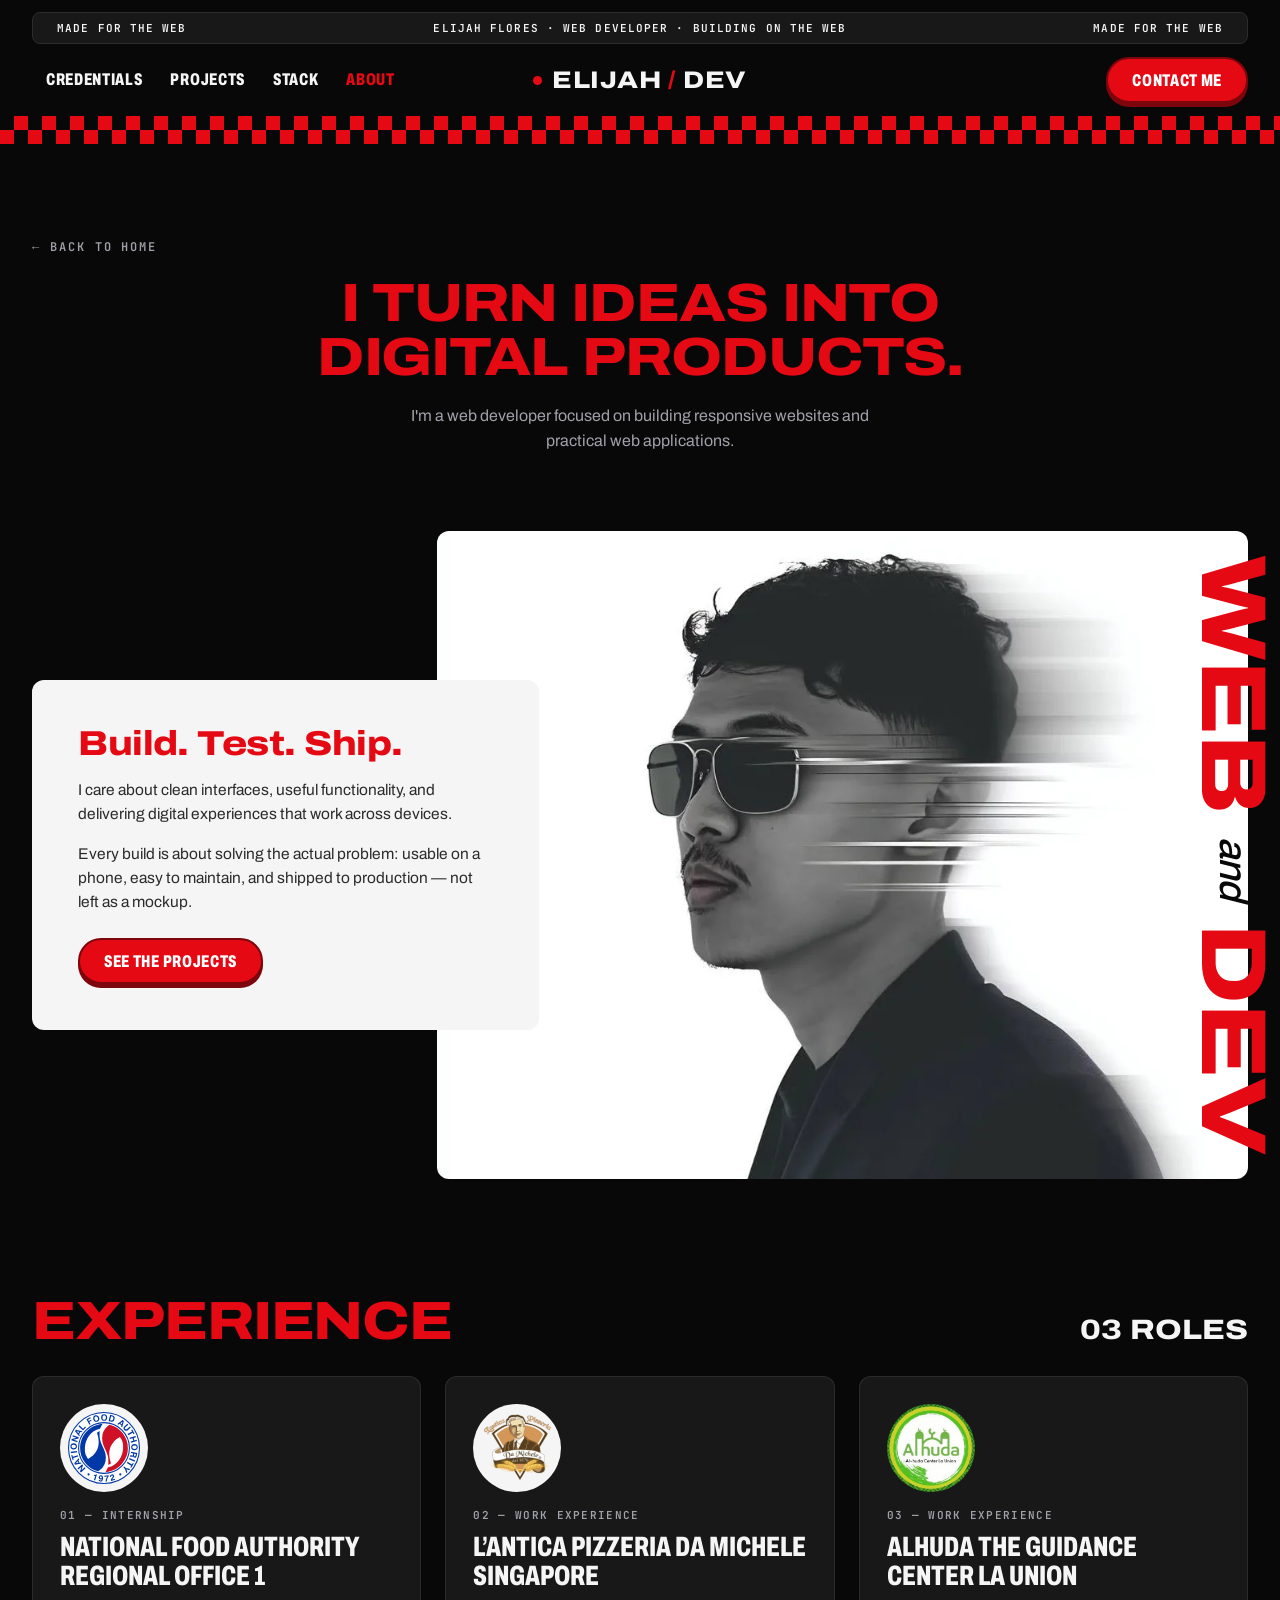
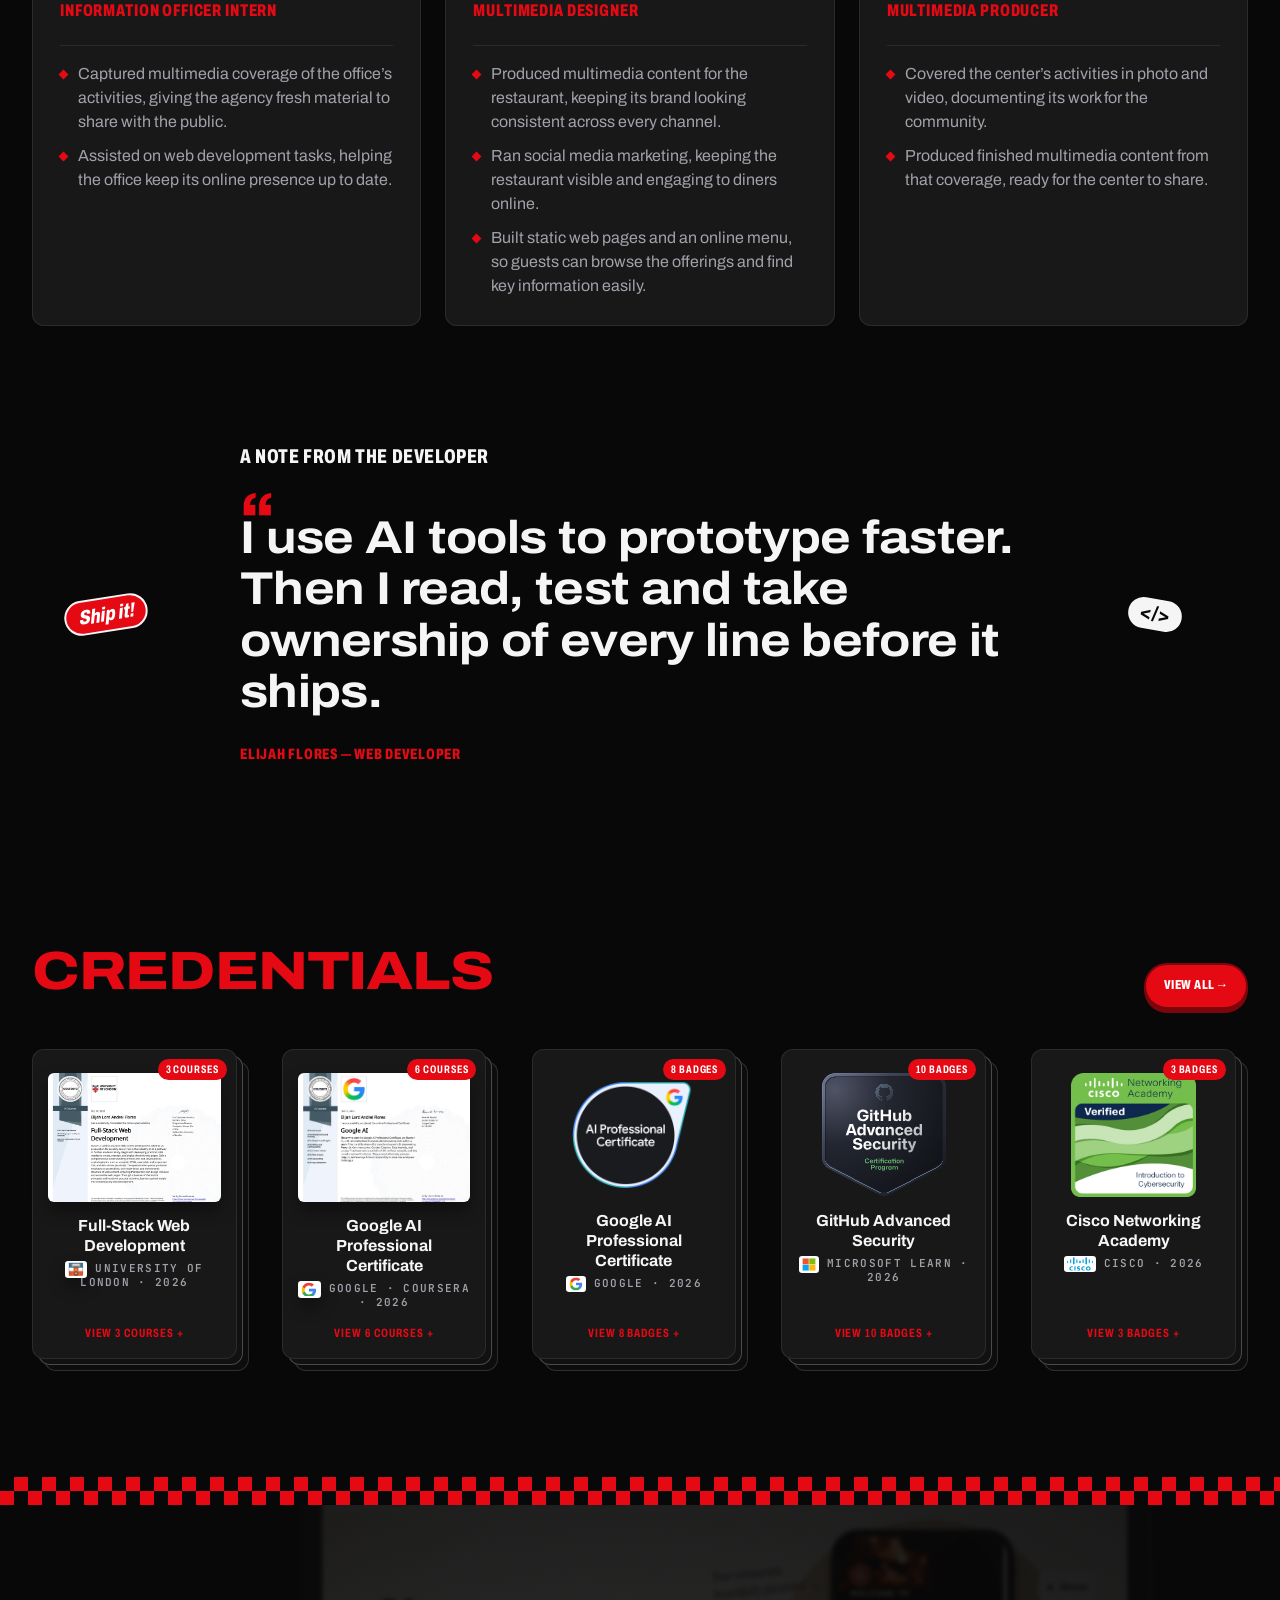
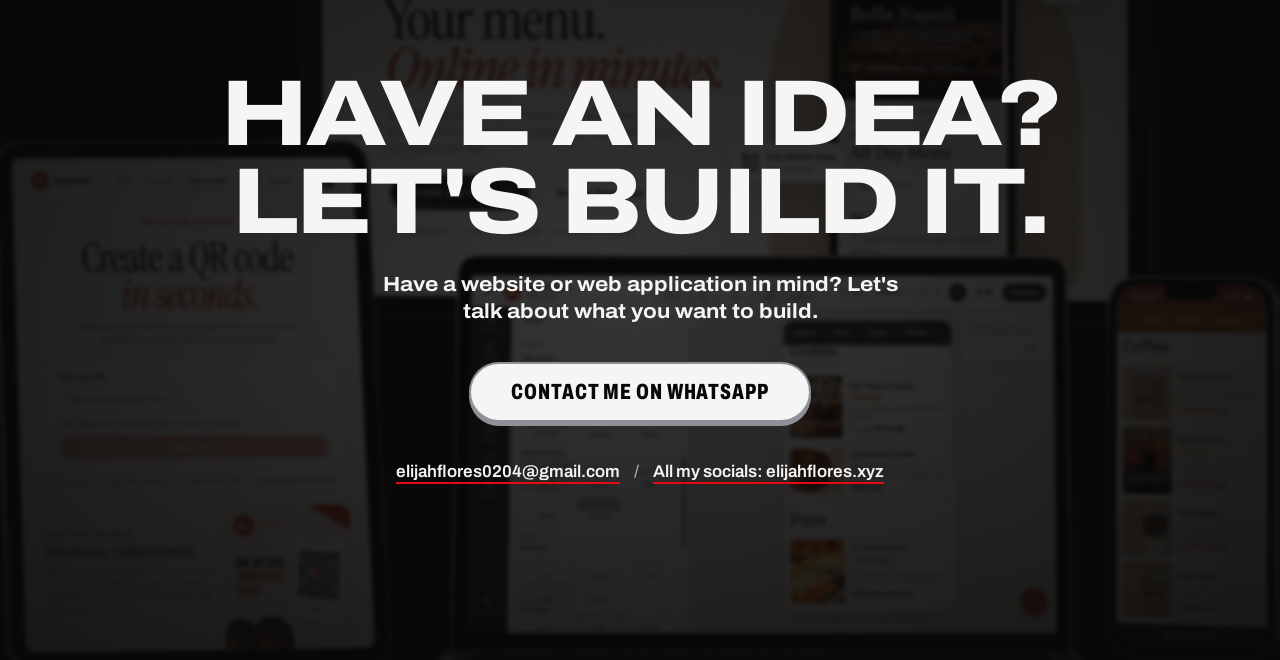
<file: web-development/about.html>
<!DOCTYPE html>
<html lang="en">
<head>
  <meta charset="utf-8">
  <link rel="canonical" href="https://www.elijahflores.xyz/web-development/about.html">
  <meta property="og:url" content="https://www.elijahflores.xyz/web-development/about.html">
  <meta name="viewport" content="width=device-width, initial-scale=1">
  <title>About — Elijah Flores | ELIJAH / DEV</title>
  <meta name="description" content="Elijah Flores is a web developer who turns ideas into digital products: responsive websites and practical web applications, built, tested and shipped.">
  <meta name="author" content="Elijah Flores">
  <meta name="theme-color" content="#080808">
  <meta name="color-scheme" content="dark">

  <link rel="icon" href="assets/icons/favicon.svg" type="image/svg+xml">
  <link rel="preload" href="assets/fonts/archivo-var.woff2" as="font" type="font/woff2" crossorigin>
  <link rel="stylesheet" href="styles.css?v=20261023">
  <script>document.documentElement.classList.add('js');</script>
</head>
<body id="top">
  <a class="skip-link" href="#main">Skip to content</a>

  <!-- ============================== STATUS STRIP ============================== -->
  <div class="container">
    <p class="topbar">
      <span aria-hidden="true">MADE FOR THE WEB</span>
      <span>ELIJAH FLORES · WEB DEVELOPER · BUILDING ON THE WEB</span>
      <span aria-hidden="true">MADE FOR THE WEB</span>
    </p>
  </div>

  <!-- ============================== NAVIGATION ============================== -->
  <header class="nav" data-nav>
    <div class="container nav__inner">
      <div class="nav__left">
        <button class="nav__toggle" type="button" aria-expanded="false" aria-controls="nav-menu" data-nav-toggle>
          <span class="nav__toggle-icon" aria-hidden="true"></span>
          <span data-nav-toggle-label>Menu</span>
        </button>
        <nav class="nav__menu" id="nav-menu" aria-label="Primary" data-nav-menu>
          <a class="nav__link nav__link--home" href="index.html">Home</a>
          <a class="nav__link" href="credentials.html">Credentials</a>
          <a class="nav__link" href="projects.html">Projects</a>
          <a class="nav__link" href="index.html#stack">Stack</a>
          <a class="nav__link" href="about.html" aria-current="page">About</a>
        </nav>
      </div>

      <a class="brand" href="index.html" aria-label="ELIJAH / DEV — home">
        <span class="brand__dot" aria-hidden="true"></span>
        <span>ELIJAH <span class="brand__slash">/</span> DEV</span>
      </a>

      <a class="btn btn--red nav__cta" href="https://wa.me/639694589629" target="_blank" rel="noopener noreferrer" data-whatsapp>
        CONTACT<span class="nav__cta-extra">&nbsp;ME</span><span class="visually-hidden"> on WhatsApp (opens in a new tab)</span>
      </a>
    </div>
  </header>

  <div class="checker" aria-hidden="true"></div>

  <main id="main" class="about about-page">
      <div class="container">
        <a class="creds-page__back" href="index.html">← BACK TO HOME</a>
        <header class="intro reveal">
          <h1 class="display display--red">I TURN IDEAS INTO DIGITAL PRODUCTS.</h1>
          <p>I'm a web developer focused on building responsive websites and practical web applications.</p>
        </header>

        <div class="split reveal">
          <div class="split__card">
            <h3 class="split__title">Build. Test. Ship.</h3>
            <p>I care about clean interfaces, useful functionality, and delivering digital experiences that work across devices.</p>
            <p>Every build is about solving the actual problem: usable on a phone, easy to maintain, and shipped to production — not left as a mockup.</p>
            <a class="btn btn--red" href="projects.html">SEE THE PROJECTS</a>
          </div>
          <figure class="split__media split__media--portrait">
            <!-- Replace this file to change the photo: assets/images/elijah-flores.webp -->
            <img src="assets/images/elijah-flores.webp" alt="Portrait of Elijah Flores" width="1012" height="1012" loading="lazy" decoding="async">
            <span class="split__vertical" aria-hidden="true">WEB <i>and</i> DEV</span>
          </figure>
        </div>

        <section class="exp reveal" aria-labelledby="exp-title">
          <header class="work__head">
            <h2 class="display display--red" id="exp-title">EXPERIENCE</h2>
            <p class="work__count" aria-hidden="true">03 ROLES</p>
          </header>
          <ol class="exp__list" role="list">
            <li class="exp__item">
              <span class="exp__logo"><img src="assets/images/logos/nfa.svg" alt="National Food Authority logo" width="160" height="160" loading="lazy" decoding="async"></span>
              <p class="exp__num">01 — INTERNSHIP</p>
              <h3 class="exp__org">National Food Authority Regional Office 1</h3>
              <p class="exp__role">Information Officer Intern</p>
              <ul class="exp__points" role="list">
                <li>Captured multimedia coverage of the office’s activities, giving the agency fresh material to share with the public.</li>
                <li>Assisted on web development tasks, helping the office keep its online presence up to date.</li>
              </ul>
            </li>
            <li class="exp__item">
              <span class="exp__logo"><img src="assets/images/logos/damichele.png" alt="L'Antica Pizzeria da Michele logo" width="270" height="270" loading="lazy" decoding="async"></span>
              <p class="exp__num">02 — WORK EXPERIENCE</p>
              <h3 class="exp__org">L’Antica Pizzeria Da Michele Singapore</h3>
              <p class="exp__role">Multimedia Designer</p>
              <ul class="exp__points" role="list">
                <li>Produced multimedia content for the restaurant, keeping its brand looking consistent across every channel.</li>
                <li>Ran social media marketing, keeping the restaurant visible and engaging to diners online.</li>
                <li>Built static web pages and an online menu, so guests can browse the offerings and find key information easily.</li>
              </ul>
            </li>
            <li class="exp__item">
              <span class="exp__logo exp__logo--fill"><img src="assets/images/logos/alhuda.jpg" alt="Al-huda Center La Union logo" width="314" height="314" loading="lazy" decoding="async"></span>
              <p class="exp__num">03 — WORK EXPERIENCE</p>
              <h3 class="exp__org">Alhuda The Guidance Center La Union</h3>
              <p class="exp__role">Multimedia Producer</p>
              <ul class="exp__points" role="list">
                <li>Covered the center’s activities in photo and video, documenting its work for the community.</li>
                <li>Produced finished multimedia content from that coverage, ready for the center to share.</li>
              </ul>
            </li>
          </ol>
        </section>

        <figure class="quote reveal">
          <figcaption class="quote__label">A NOTE FROM THE DEVELOPER</figcaption>
          <span class="quote__mark" aria-hidden="true">“</span>
          <blockquote>I use AI tools to prototype faster. Then I read, test and take ownership of every line before it ships.</blockquote>
          <p class="quote__by">ELIJAH FLORES — WEB DEVELOPER</p>
          <span class="sticker sticker--red quote__sticker quote__sticker--l" aria-hidden="true">Ship it!</span>
          <span class="sticker quote__sticker quote__sticker--r" aria-hidden="true">&lt;/&gt;</span>
        </figure>
      </div>
  </main>

    <!-- SYNC:credentials:start -->
    <!-- ============================== CREDENTIALS ==============================
         Generated from one list; credentials.html shows the same badges — keep both in step.
         Clicking a badge opens its details (from its <template>) with a button to verify on Credly. -->
    <section class="creds" id="credentials" aria-labelledby="creds-title">
      <div class="container">
        <header class="work__head">
          <h2 class="display display--red" id="creds-title">CREDENTIALS</h2>
          <a class="btn btn--red work__all" href="credentials.html">VIEW ALL <span aria-hidden="true">→</span></a>
        </header>
        <div class="carousel carousel--badges" data-carousel>
          <ul class="badges" role="list" data-carousel-track tabindex="0" aria-label="Badges — scroll sideways for more">
            <li class="badge-slide">
              <button class="badge badge--stack badge--cert" type="button" data-badge aria-haspopup="dialog">
                <span class="badge__count">3 COURSES</span>
                <img src="assets/images/certificates/university_of_london_Full-stack-development-certificate.png" alt="" width="1224" height="947" loading="lazy" decoding="async">
                <span class="badge__name">Full-Stack Web Development</span>
                <span class="badge__meta"><img class="issuer" src="assets/images/logos/uol.png" alt="" width="68" height="84" decoding="async">University of London · 2026</span>
                <span class="badge__hint" aria-hidden="true">VIEW 3 COURSES +</span>
              </button>
              <template>
                <img class="badge-dialog__img badge-dialog__img--cert" src="assets/images/certificates/university_of_london_Full-stack-development-certificate.png" alt="Full-Stack Web Development — issued to Elijah Lord Andrei Flores" width="1224" height="947">
                <p class="badge__meta"><img class="issuer" src="assets/images/logos/uol.png" alt="" width="68" height="84" decoding="async">University of London · Oct 17, 2026</p>
                <h3 class="badge-dialog__title" id="badge-dialog-title">Full-Stack Web Development</h3>
                <p class="badge-dialog__text">A 3-course specialization covering semantic HTML, accessible and responsive CSS, and data-driven JavaScript.</p>
                <p class="badge-dialog__sublabel">COURSE CERTIFICATES · 3</p>
                <ul class="subs" role="list" tabindex="0" aria-label="COURSE CERTIFICATES · 3 — tap one to view it">
                  <li>
                    <button class="sub sub--cert" type="button" data-sub>
                      <img src="assets/images/certificates/course-certs/CERT2.jpg" alt="" width="1772" height="928" loading="lazy" decoding="async">
                      <span>HTML: How to Build a Website</span>
                    </button>
                    <template>
                      <img class="badge-dialog__img badge-dialog__img--cert" src="assets/images/certificates/course-certs/CERT2.jpg" alt="HTML: How to Build a Website — issued to Elijah Lord Andrei Flores" width="1772" height="928">
                      <p class="badge__meta"><img class="issuer" src="assets/images/logos/uol.png" alt="" width="68" height="84" decoding="async">University of London · Oct 17, 2026</p>
                      <h3 class="badge-dialog__title" id="badge-dialog-title">HTML: How to Build a Website</h3>
                      <a class="btn btn--red" href="https://coursera.org/verify/WGSRL0EGTYQ2" target="_blank" rel="noopener noreferrer">VERIFY CERTIFICATE<span class="visually-hidden"> (opens in a new tab)</span> <span aria-hidden="true">→</span></a>
                    </template>
                  </li>
                  <li>
                    <button class="sub sub--cert" type="button" data-sub>
                      <img src="assets/images/certificates/course-certs/CERT3.jpg" alt="" width="1772" height="928" loading="lazy" decoding="async">
                      <span>CSS: Web Page Layout — Usability and Accessibility</span>
                    </button>
                    <template>
                      <img class="badge-dialog__img badge-dialog__img--cert" src="assets/images/certificates/course-certs/CERT3.jpg" alt="CSS: Web Page Layout — Usability and Accessibility — issued to Elijah Lord Andrei Flores" width="1772" height="928">
                      <p class="badge__meta"><img class="issuer" src="assets/images/logos/uol.png" alt="" width="68" height="84" decoding="async">University of London · Oct 17, 2026</p>
                      <h3 class="badge-dialog__title" id="badge-dialog-title">CSS: Web Page Layout — Usability and Accessibility</h3>
                      <a class="btn btn--red" href="https://coursera.org/verify/KZIPTU2NHNT7" target="_blank" rel="noopener noreferrer">VERIFY CERTIFICATE<span class="visually-hidden"> (opens in a new tab)</span> <span aria-hidden="true">→</span></a>
                    </template>
                  </li>
                  <li>
                    <button class="sub sub--cert" type="button" data-sub>
                      <img src="assets/images/certificates/course-certs/CERT1.jpg" alt="" width="1772" height="928" loading="lazy" decoding="async">
                      <span>Data-driven Websites: JSON, APIs and Templates</span>
                    </button>
                    <template>
                      <img class="badge-dialog__img badge-dialog__img--cert" src="assets/images/certificates/course-certs/CERT1.jpg" alt="Data-driven Websites: JSON, APIs and Templates — issued to Elijah Lord Andrei Flores" width="1772" height="928">
                      <p class="badge__meta"><img class="issuer" src="assets/images/logos/uol.png" alt="" width="68" height="84" decoding="async">University of London · Oct 17, 2026</p>
                      <h3 class="badge-dialog__title" id="badge-dialog-title">Data-driven Websites: JSON, APIs and Templates</h3>
                      <a class="btn btn--red" href="https://coursera.org/verify/RYILVB77DHAX" target="_blank" rel="noopener noreferrer">VERIFY CERTIFICATE<span class="visually-hidden"> (opens in a new tab)</span> <span aria-hidden="true">→</span></a>
                    </template>
                  </li>
                </ul>
                <a class="btn btn--red" href="https://coursera.org/verify/specialization/RCUOPV1JAW7L" target="_blank" rel="noopener noreferrer">VERIFY CERTIFICATE<span class="visually-hidden"> (opens in a new tab)</span> <span aria-hidden="true">→</span></a>
              </template>
            </li>
            <li class="badge-slide">
            <button class="badge badge--stack badge--cert" type="button" data-badge aria-haspopup="dialog">
            <span class="badge__count">6 COURSES</span>
            <img src="assets/images/certificates/google-ai/5GXWYUSDD1GP.jpg" alt="" width="1649" height="1275" loading="lazy" decoding="async">
            <span class="badge__name">Google AI Professional Certificate</span>
            <span class="badge__meta"><img class="issuer" src="assets/images/logos/google.svg" alt="" width="24" height="24" decoding="async">Google · Coursera · 2026</span>
            <span class="badge__hint" aria-hidden="true">VIEW 6 COURSES +</span>
            </button>
            <template>
            <img class="badge-dialog__img badge-dialog__img--cert" src="assets/images/certificates/google-ai/5GXWYUSDD1GP.jpg" alt="Google AI Professional Certificate — issued to Elijah Lord Andrei Flores" width="1649" height="1275">
            <p class="badge__meta"><img class="issuer" src="assets/images/logos/google.svg" alt="" width="24" height="24" decoding="async">Google · Coursera · Oct 18, 2026</p>
            <h3 class="badge-dialog__title" id="badge-dialog-title">Google AI Professional Certificate</h3>
            <p class="badge-dialog__text">Google’s 8-course professional certificate in applied AI, with the six course certificates I’ve earned so far.</p>
            <p class="badge-dialog__sublabel">COURSE CERTIFICATES · 6</p>
            <ul class="subs" role="list" tabindex="0" aria-label="COURSE CERTIFICATES · 6 — tap one to view it">
            <li>
            <button class="sub sub--cert" type="button" data-sub>
            <img src="assets/images/certificates/google-ai/T8S3H3BXVUZY.jpg" alt="" width="1649" height="1275" loading="lazy" decoding="async">
            <span>Google AI Fundamentals</span>
            </button>
            <template>
            <img class="badge-dialog__img badge-dialog__img--cert" src="assets/images/certificates/google-ai/T8S3H3BXVUZY.jpg" alt="Google AI Fundamentals — issued to Elijah Lord Andrei Flores" width="1649" height="1275">
            <p class="badge__meta"><img class="issuer" src="assets/images/logos/google.svg" alt="" width="24" height="24" decoding="async">Google · Oct 17, 2026</p>
            <h3 class="badge-dialog__title" id="badge-dialog-title">Google AI Fundamentals</h3>
            <a class="btn btn--red" href="https://www.coursera.org/account/accomplishments/verify/T8S3H3BXVUZY" target="_blank" rel="noopener noreferrer">VERIFY CERTIFICATE<span class="visually-hidden"> (opens in a new tab)</span> <span aria-hidden="true">→</span></a>
            </template>
            </li>
            <li>
            <button class="sub sub--cert" type="button" data-sub>
            <img src="assets/images/certificates/google-ai/GBU20LWU4FU4.jpg" alt="" width="1649" height="1275" loading="lazy" decoding="async">
            <span>Google AI for App Building</span>
            </button>
            <template>
            <img class="badge-dialog__img badge-dialog__img--cert" src="assets/images/certificates/google-ai/GBU20LWU4FU4.jpg" alt="Google AI for App Building — issued to Elijah Lord Andrei Flores" width="1649" height="1275">
            <p class="badge__meta"><img class="issuer" src="assets/images/logos/google.svg" alt="" width="24" height="24" decoding="async">Google · Oct 17, 2026</p>
            <h3 class="badge-dialog__title" id="badge-dialog-title">Google AI for App Building</h3>
            <a class="btn btn--red" href="https://www.coursera.org/account/accomplishments/verify/GBU20LWU4FU4" target="_blank" rel="noopener noreferrer">VERIFY CERTIFICATE<span class="visually-hidden"> (opens in a new tab)</span> <span aria-hidden="true">→</span></a>
            </template>
            </li>
            <li>
            <button class="sub sub--cert" type="button" data-sub>
            <img src="assets/images/certificates/google-ai/JR09MEZSWLAP.jpg" alt="" width="1649" height="1275" loading="lazy" decoding="async">
            <span>Google AI for App Deployment</span>
            </button>
            <template>
            <img class="badge-dialog__img badge-dialog__img--cert" src="assets/images/certificates/google-ai/JR09MEZSWLAP.jpg" alt="Google AI for App Deployment — issued to Elijah Lord Andrei Flores" width="1649" height="1275">
            <p class="badge__meta"><img class="issuer" src="assets/images/logos/google.svg" alt="" width="24" height="24" decoding="async">Google · Oct 17, 2026</p>
            <h3 class="badge-dialog__title" id="badge-dialog-title">Google AI for App Deployment</h3>
            <a class="btn btn--red" href="https://www.coursera.org/account/accomplishments/verify/JR09MEZSWLAP" target="_blank" rel="noopener noreferrer">VERIFY CERTIFICATE<span class="visually-hidden"> (opens in a new tab)</span> <span aria-hidden="true">→</span></a>
            </template>
            </li>
            <li>
            <button class="sub sub--cert" type="button" data-sub>
            <img src="assets/images/certificates/google-ai/FED0MPDRGB9A.jpg" alt="" width="1649" height="1275" loading="lazy" decoding="async">
            <span>Google AI for Data Analysis</span>
            </button>
            <template>
            <img class="badge-dialog__img badge-dialog__img--cert" src="assets/images/certificates/google-ai/FED0MPDRGB9A.jpg" alt="Google AI for Data Analysis — issued to Elijah Lord Andrei Flores" width="1649" height="1275">
            <p class="badge__meta"><img class="issuer" src="assets/images/logos/google.svg" alt="" width="24" height="24" decoding="async">Google · Oct 17, 2026</p>
            <h3 class="badge-dialog__title" id="badge-dialog-title">Google AI for Data Analysis</h3>
            <a class="btn btn--red" href="https://www.coursera.org/account/accomplishments/verify/FED0MPDRGB9A" target="_blank" rel="noopener noreferrer">VERIFY CERTIFICATE<span class="visually-hidden"> (opens in a new tab)</span> <span aria-hidden="true">→</span></a>
            </template>
            </li>
            <li>
            <button class="sub sub--cert" type="button" data-sub>
            <img src="assets/images/certificates/google-ai/NWV3WZPK7PJ1.jpg" alt="" width="1649" height="1275" loading="lazy" decoding="async">
            <span>Google AI for Research and Insights</span>
            </button>
            <template>
            <img class="badge-dialog__img badge-dialog__img--cert" src="assets/images/certificates/google-ai/NWV3WZPK7PJ1.jpg" alt="Google AI for Research and Insights — issued to Elijah Lord Andrei Flores" width="1649" height="1275">
            <p class="badge__meta"><img class="issuer" src="assets/images/logos/google.svg" alt="" width="24" height="24" decoding="async">Google · Oct 17, 2026</p>
            <h3 class="badge-dialog__title" id="badge-dialog-title">Google AI for Research and Insights</h3>
            <a class="btn btn--red" href="https://www.coursera.org/account/accomplishments/verify/NWV3WZPK7PJ1" target="_blank" rel="noopener noreferrer">VERIFY CERTIFICATE<span class="visually-hidden"> (opens in a new tab)</span> <span aria-hidden="true">→</span></a>
            </template>
            </li>
            <li>
            <button class="sub sub--cert" type="button" data-sub>
            <img src="assets/images/certificates/google-ai/2RHQG308KR0Z.jpg" alt="" width="1649" height="1275" loading="lazy" decoding="async">
            <span>Google AI for Brainstorming and Planning</span>
            </button>
            <template>
            <img class="badge-dialog__img badge-dialog__img--cert" src="assets/images/certificates/google-ai/2RHQG308KR0Z.jpg" alt="Google AI for Brainstorming and Planning — issued to Elijah Lord Andrei Flores" width="1649" height="1275">
            <p class="badge__meta"><img class="issuer" src="assets/images/logos/google.svg" alt="" width="24" height="24" decoding="async">Google · Oct 17, 2026</p>
            <h3 class="badge-dialog__title" id="badge-dialog-title">Google AI for Brainstorming and Planning</h3>
            <a class="btn btn--red" href="https://www.coursera.org/account/accomplishments/verify/2RHQG308KR0Z" target="_blank" rel="noopener noreferrer">VERIFY CERTIFICATE<span class="visually-hidden"> (opens in a new tab)</span> <span aria-hidden="true">→</span></a>
            </template>
            </li>
            </ul>
            <a class="btn btn--red" href="https://www.coursera.org/account/accomplishments/specialization/5GXWYUSDD1GP" target="_blank" rel="noopener noreferrer">VERIFY CERTIFICATE<span class="visually-hidden"> (opens in a new tab)</span> <span aria-hidden="true">→</span></a>
            </template>
            </li>
            <li class="badge-slide">
              <button class="badge badge--stack" type="button" data-badge aria-haspopup="dialog">
                <span class="badge__count">8 BADGES</span>
                <img src="assets/images/badges/AI-Professional.png" alt="" width="1080" height="1080" loading="lazy" decoding="async">
                <span class="badge__name">Google AI Professional Certificate</span>
                <span class="badge__meta"><img class="issuer" src="assets/images/logos/google.svg" alt="" width="24" height="24" decoding="async">Google · 2026</span>
                <span class="badge__hint" aria-hidden="true">VIEW 8 BADGES +</span>
              </button>
              <template>
                <img class="badge-dialog__img" src="assets/images/badges/AI-Professional.png" alt="Google AI Professional Certificate — issued to Elijah Lord Andrei Flores" width="1080" height="1080">
                <p class="badge__meta"><img class="issuer" src="assets/images/logos/google.svg" alt="" width="24" height="24" decoding="async">Google · 2026</p>
                <h3 class="badge-dialog__title" id="badge-dialog-title">Google AI Professional Certificate</h3>
                <p class="badge-dialog__text">Google’s professional certificate in applied AI — eight courses, from AI fundamentals and prompting to building and deploying apps with AI.</p>
                <p class="badge-dialog__sublabel">COURSE BADGES · 8</p>
                <ul class="subs" role="list" tabindex="0" aria-label="COURSE BADGES · 8 — tap one to view it">
                  <li>
                    <button class="sub" type="button" data-sub>
                      <img src="assets/images/badges/ai-fundamentals.png" alt="" width="340" height="340" loading="lazy" decoding="async">
                      <span>Google AI Fundamentals</span>
                    </button>
                    <template>
                      <img class="badge-dialog__img" src="assets/images/badges/ai-fundamentals.png" alt="Google AI Fundamentals — issued to Elijah Lord Andrei Flores" width="340" height="340">
                      <p class="badge__meta"><img class="issuer" src="assets/images/logos/google.svg" alt="" width="24" height="24" decoding="async">Google · Oct 17, 2026</p>
                      <h3 class="badge-dialog__title" id="badge-dialog-title">Google AI Fundamentals</h3>
                      <a class="btn btn--red" href="https://www.credly.com/badges/66c11d67-eb24-44d7-8fc3-26112de118c4" target="_blank" rel="noopener noreferrer">VERIFY BADGE<span class="visually-hidden"> (opens in a new tab)</span> <span aria-hidden="true">→</span></a>
                    </template>
                  </li>
                  <li>
                    <button class="sub" type="button" data-sub>
                      <img src="assets/images/badges/ai-app-building.png" alt="" width="340" height="340" loading="lazy" decoding="async">
                      <span>Google AI for App Building</span>
                    </button>
                    <template>
                      <img class="badge-dialog__img" src="assets/images/badges/ai-app-building.png" alt="Google AI for App Building — issued to Elijah Lord Andrei Flores" width="340" height="340">
                      <p class="badge__meta"><img class="issuer" src="assets/images/logos/google.svg" alt="" width="24" height="24" decoding="async">Google · Oct 17, 2026</p>
                      <h3 class="badge-dialog__title" id="badge-dialog-title">Google AI for App Building</h3>
                      <a class="btn btn--red" href="https://www.credly.com/badges/2f45675d-5177-4348-8d67-ff95c6b786c3" target="_blank" rel="noopener noreferrer">VERIFY BADGE<span class="visually-hidden"> (opens in a new tab)</span> <span aria-hidden="true">→</span></a>
                    </template>
                  </li>
                  <li>
                    <button class="sub" type="button" data-sub>
                      <img src="assets/images/badges/ai-app-deployment.png" alt="" width="340" height="340" loading="lazy" decoding="async">
                      <span>Google AI for App Deployment</span>
                    </button>
                    <template>
                      <img class="badge-dialog__img" src="assets/images/badges/ai-app-deployment.png" alt="Google AI for App Deployment — issued to Elijah Lord Andrei Flores" width="340" height="340">
                      <p class="badge__meta"><img class="issuer" src="assets/images/logos/google.svg" alt="" width="24" height="24" decoding="async">Google · Oct 17, 2026</p>
                      <h3 class="badge-dialog__title" id="badge-dialog-title">Google AI for App Deployment</h3>
                      <a class="btn btn--red" href="https://www.credly.com/badges/57a1bcef-4ec3-463d-b9dc-e09ae64a2ae8" target="_blank" rel="noopener noreferrer">VERIFY BADGE<span class="visually-hidden"> (opens in a new tab)</span> <span aria-hidden="true">→</span></a>
                    </template>
                  </li>
                  <li>
                    <button class="sub" type="button" data-sub>
                      <img src="assets/images/badges/ai-data-analysis.png" alt="" width="340" height="340" loading="lazy" decoding="async">
                      <span>Google AI for Data Analysis</span>
                    </button>
                    <template>
                      <img class="badge-dialog__img" src="assets/images/badges/ai-data-analysis.png" alt="Google AI for Data Analysis — issued to Elijah Lord Andrei Flores" width="340" height="340">
                      <p class="badge__meta"><img class="issuer" src="assets/images/logos/google.svg" alt="" width="24" height="24" decoding="async">Google · Oct 17, 2026</p>
                      <h3 class="badge-dialog__title" id="badge-dialog-title">Google AI for Data Analysis</h3>
                      <a class="btn btn--red" href="https://www.credly.com/badges/6fb7c90e-195a-4346-9f8e-dc8c74f2cde7" target="_blank" rel="noopener noreferrer">VERIFY BADGE<span class="visually-hidden"> (opens in a new tab)</span> <span aria-hidden="true">→</span></a>
                    </template>
                  </li>
                  <li>
                    <button class="sub" type="button" data-sub>
                      <img src="assets/images/badges/ai-research.png" alt="" width="340" height="340" loading="lazy" decoding="async">
                      <span>Google AI for Research and Insights</span>
                    </button>
                    <template>
                      <img class="badge-dialog__img" src="assets/images/badges/ai-research.png" alt="Google AI for Research and Insights — issued to Elijah Lord Andrei Flores" width="340" height="340">
                      <p class="badge__meta"><img class="issuer" src="assets/images/logos/google.svg" alt="" width="24" height="24" decoding="async">Google · Oct 17, 2026</p>
                      <h3 class="badge-dialog__title" id="badge-dialog-title">Google AI for Research and Insights</h3>
                      <a class="btn btn--red" href="https://www.credly.com/badges/3abfc40b-c75e-4451-af78-1ecd296a78ba" target="_blank" rel="noopener noreferrer">VERIFY BADGE<span class="visually-hidden"> (opens in a new tab)</span> <span aria-hidden="true">→</span></a>
                    </template>
                  </li>
                  <li>
                    <button class="sub" type="button" data-sub>
                      <img src="assets/images/badges/ai-brainstorming.png" alt="" width="340" height="340" loading="lazy" decoding="async">
                      <span>Google AI for Brainstorming and Planning</span>
                    </button>
                    <template>
                      <img class="badge-dialog__img" src="assets/images/badges/ai-brainstorming.png" alt="Google AI for Brainstorming and Planning — issued to Elijah Lord Andrei Flores" width="340" height="340">
                      <p class="badge__meta"><img class="issuer" src="assets/images/logos/google.svg" alt="" width="24" height="24" decoding="async">Google · Oct 17, 2026</p>
                      <h3 class="badge-dialog__title" id="badge-dialog-title">Google AI for Brainstorming and Planning</h3>
                      <a class="btn btn--red" href="https://www.credly.com/badges/480d3b98-f26a-4e84-a552-7e2d141d3f79" target="_blank" rel="noopener noreferrer">VERIFY BADGE<span class="visually-hidden"> (opens in a new tab)</span> <span aria-hidden="true">→</span></a>
                    </template>
                  </li>
                  <li>
                    <button class="sub" type="button" data-sub>
                      <img src="assets/images/badges/ai-writing.png" alt="" width="340" height="340" loading="lazy" decoding="async">
                      <span>Google AI for Writing and Communicating</span>
                    </button>
                    <template>
                      <img class="badge-dialog__img" src="assets/images/badges/ai-writing.png" alt="Google AI for Writing and Communicating — issued to Elijah Lord Andrei Flores" width="340" height="340">
                      <p class="badge__meta"><img class="issuer" src="assets/images/logos/google.svg" alt="" width="24" height="24" decoding="async">Google · Oct 17, 2026</p>
                      <h3 class="badge-dialog__title" id="badge-dialog-title">Google AI for Writing and Communicating</h3>
                      <a class="btn btn--red" href="https://www.credly.com/badges/09ec9091-9d3d-4617-8a58-a1f1abef400e" target="_blank" rel="noopener noreferrer">VERIFY BADGE<span class="visually-hidden"> (opens in a new tab)</span> <span aria-hidden="true">→</span></a>
                    </template>
                  </li>
                  <li>
                    <button class="sub" type="button" data-sub>
                      <img src="assets/images/badges/ai-content-creation.png" alt="" width="340" height="340" loading="lazy" decoding="async">
                      <span>Google AI for Content Creation</span>
                    </button>
                    <template>
                      <img class="badge-dialog__img" src="assets/images/badges/ai-content-creation.png" alt="Google AI for Content Creation — issued to Elijah Lord Andrei Flores" width="340" height="340">
                      <p class="badge__meta"><img class="issuer" src="assets/images/logos/google.svg" alt="" width="24" height="24" decoding="async">Google · Oct 17, 2026</p>
                      <h3 class="badge-dialog__title" id="badge-dialog-title">Google AI for Content Creation</h3>
                      <a class="btn btn--red" href="https://www.credly.com/badges/38889229-ed14-4104-bc34-2ca1c7b6dde8" target="_blank" rel="noopener noreferrer">VERIFY BADGE<span class="visually-hidden"> (opens in a new tab)</span> <span aria-hidden="true">→</span></a>
                    </template>
                  </li>
                </ul>
                <a class="btn btn--red" href="https://www.credly.com/users/elijah-lord-andrei-flores" target="_blank" rel="noopener noreferrer">ALL MY BADGES<span class="visually-hidden"> (opens in a new tab)</span> <span aria-hidden="true">→</span></a>
              </template>
            </li>
            <li class="badge-slide">
              <button class="badge badge--stack" type="button" data-badge aria-haspopup="dialog">
                <span class="badge__count">10 BADGES</span>
                <img src="assets/images/badges/ms-github-advanced-security.svg" alt="" width="340" height="340" loading="lazy" decoding="async">
                <span class="badge__name">GitHub Advanced Security</span>
                <span class="badge__meta"><img class="issuer" src="assets/images/logos/microsoft.svg" alt="" width="23" height="23" decoding="async">Microsoft Learn · 2026</span>
                <span class="badge__hint" aria-hidden="true">VIEW 10 BADGES +</span>
              </button>
              <template>
                <img class="badge-dialog__img" src="assets/images/badges/ms-github-advanced-security.svg" alt="GitHub Advanced Security — Microsoft Learn trophy" width="340" height="340">
                <p class="badge__meta"><img class="issuer" src="assets/images/logos/microsoft.svg" alt="" width="23" height="23" decoding="async">Microsoft Learn · Oct 17, 2026</p>
                <h3 class="badge-dialog__title" id="badge-dialog-title">GitHub Advanced Security</h3>
                <p class="badge-dialog__text">Two Microsoft Learn learning paths and eight modules on securing code with GitHub Advanced Security: CodeQL code scanning, secret scanning, Dependabot and security policies.</p>
                <p class="badge-dialog__sublabel">TROPHIES &amp; BADGES · 10</p>
                <ul class="subs" role="list" tabindex="0" aria-label="TROPHIES &amp; BADGES · 10 — tap one to view it">
                  <li>
                    <button class="sub" type="button" data-sub>
                      <img src="assets/images/badges/ms-trophy.svg" alt="" width="340" height="340" loading="lazy" decoding="async">
                      <span>GitHub Advanced Security Part 1 of 2</span>
                    </button>
                    <template>
                      <img class="badge-dialog__img" src="assets/images/badges/ms-trophy.svg" alt="GitHub Advanced Security Part 1 of 2 — learning path trophy issued to Elijah Lord Andrei Flores" width="340" height="340">
                      <p class="badge__meta"><img class="issuer" src="assets/images/logos/microsoft.svg" alt="" width="23" height="23" decoding="async">Microsoft Learn · Oct 17, 2026</p>
                      <h3 class="badge-dialog__title" id="badge-dialog-title">GitHub Advanced Security Part 1 of 2</h3>
                      <a class="btn btn--red" href="https://learn.microsoft.com/en-us/users/elijahlordandreiflores-9975/" target="_blank" rel="noopener noreferrer">VIEW BADGE<span class="visually-hidden"> (opens in a new tab)</span> <span aria-hidden="true">→</span></a>
                    </template>
                  </li>
                  <li>
                    <button class="sub" type="button" data-sub>
                      <img src="assets/images/badges/ms-trophy.svg" alt="" width="340" height="340" loading="lazy" decoding="async">
                      <span>GitHub Advanced Security Part 2 of 2</span>
                    </button>
                    <template>
                      <img class="badge-dialog__img" src="assets/images/badges/ms-trophy.svg" alt="GitHub Advanced Security Part 2 of 2 — learning path trophy issued to Elijah Lord Andrei Flores" width="340" height="340">
                      <p class="badge__meta"><img class="issuer" src="assets/images/logos/microsoft.svg" alt="" width="23" height="23" decoding="async">Microsoft Learn · Oct 17, 2026</p>
                      <h3 class="badge-dialog__title" id="badge-dialog-title">GitHub Advanced Security Part 2 of 2</h3>
                      <a class="btn btn--red" href="https://learn.microsoft.com/en-us/users/elijahlordandreiflores-9975/" target="_blank" rel="noopener noreferrer">VIEW BADGE<span class="visually-hidden"> (opens in a new tab)</span> <span aria-hidden="true">→</span></a>
                    </template>
                  </li>
                  <li>
                    <button class="sub" type="button" data-sub>
                      <img src="assets/images/badges/ms-sensitive-data.svg" alt="" width="340" height="340" loading="lazy" decoding="async">
                      <span>Manage sensitive data and security policies within GitHub</span>
                    </button>
                    <template>
                      <img class="badge-dialog__img" src="assets/images/badges/ms-sensitive-data.svg" alt="Manage sensitive data and security policies within GitHub — module badge issued to Elijah Lord Andrei Flores" width="340" height="340">
                      <p class="badge__meta"><img class="issuer" src="assets/images/logos/microsoft.svg" alt="" width="23" height="23" decoding="async">Microsoft Learn · Oct 17, 2026</p>
                      <h3 class="badge-dialog__title" id="badge-dialog-title">Manage sensitive data and security policies within GitHub</h3>
                      <a class="btn btn--red" href="https://learn.microsoft.com/en-us/users/elijahlordandreiflores-9975/" target="_blank" rel="noopener noreferrer">VIEW BADGE<span class="visually-hidden"> (opens in a new tab)</span> <span aria-hidden="true">→</span></a>
                    </template>
                  </li>
                  <li>
                    <button class="sub" type="button" data-sub>
                      <img src="assets/images/badges/ms-module.svg" alt="" width="340" height="340" loading="lazy" decoding="async">
                      <span>GitHub administration for GitHub Advanced Security</span>
                    </button>
                    <template>
                      <img class="badge-dialog__img" src="assets/images/badges/ms-module.svg" alt="GitHub administration for GitHub Advanced Security — module badge issued to Elijah Lord Andrei Flores" width="340" height="340">
                      <p class="badge__meta"><img class="issuer" src="assets/images/logos/microsoft.svg" alt="" width="23" height="23" decoding="async">Microsoft Learn · Oct 17, 2026</p>
                      <h3 class="badge-dialog__title" id="badge-dialog-title">GitHub administration for GitHub Advanced Security</h3>
                      <a class="btn btn--red" href="https://learn.microsoft.com/en-us/users/elijahlordandreiflores-9975/" target="_blank" rel="noopener noreferrer">VIEW BADGE<span class="visually-hidden"> (opens in a new tab)</span> <span aria-hidden="true">→</span></a>
                    </template>
                  </li>
                  <li>
                    <button class="sub" type="button" data-sub>
                      <img src="assets/images/badges/ms-module.svg" alt="" width="340" height="340" loading="lazy" decoding="async">
                      <span>Code scanning with GitHub CodeQL</span>
                    </button>
                    <template>
                      <img class="badge-dialog__img" src="assets/images/badges/ms-module.svg" alt="Code scanning with GitHub CodeQL — module badge issued to Elijah Lord Andrei Flores" width="340" height="340">
                      <p class="badge__meta"><img class="issuer" src="assets/images/logos/microsoft.svg" alt="" width="23" height="23" decoding="async">Microsoft Learn · Oct 17, 2026</p>
                      <h3 class="badge-dialog__title" id="badge-dialog-title">Code scanning with GitHub CodeQL</h3>
                      <a class="btn btn--red" href="https://learn.microsoft.com/en-us/users/elijahlordandreiflores-9975/" target="_blank" rel="noopener noreferrer">VIEW BADGE<span class="visually-hidden"> (opens in a new tab)</span> <span aria-hidden="true">→</span></a>
                    </template>
                  </li>
                  <li>
                    <button class="sub" type="button" data-sub>
                      <img src="assets/images/badges/ms-module.svg" alt="" width="340" height="340" loading="lazy" decoding="async">
                      <span>Identify security vulnerabilities in your codebase by using CodeQL</span>
                    </button>
                    <template>
                      <img class="badge-dialog__img" src="assets/images/badges/ms-module.svg" alt="Identify security vulnerabilities in your codebase by using CodeQL — module badge issued to Elijah Lord Andrei Flores" width="340" height="340">
                      <p class="badge__meta"><img class="issuer" src="assets/images/logos/microsoft.svg" alt="" width="23" height="23" decoding="async">Microsoft Learn · Oct 17, 2026</p>
                      <h3 class="badge-dialog__title" id="badge-dialog-title">Identify security vulnerabilities in your codebase by using CodeQL</h3>
                      <a class="btn btn--red" href="https://learn.microsoft.com/en-us/users/elijahlordandreiflores-9975/" target="_blank" rel="noopener noreferrer">VIEW BADGE<span class="visually-hidden"> (opens in a new tab)</span> <span aria-hidden="true">→</span></a>
                    </template>
                  </li>
                  <li>
                    <button class="sub" type="button" data-sub>
                      <img src="assets/images/badges/ms-module.svg" alt="" width="340" height="340" loading="lazy" decoding="async">
                      <span>Configure code scanning on GitHub</span>
                    </button>
                    <template>
                      <img class="badge-dialog__img" src="assets/images/badges/ms-module.svg" alt="Configure code scanning on GitHub — module badge issued to Elijah Lord Andrei Flores" width="340" height="340">
                      <p class="badge__meta"><img class="issuer" src="assets/images/logos/microsoft.svg" alt="" width="23" height="23" decoding="async">Microsoft Learn · Oct 17, 2026</p>
                      <h3 class="badge-dialog__title" id="badge-dialog-title">Configure code scanning on GitHub</h3>
                      <a class="btn btn--red" href="https://learn.microsoft.com/en-us/users/elijahlordandreiflores-9975/" target="_blank" rel="noopener noreferrer">VIEW BADGE<span class="visually-hidden"> (opens in a new tab)</span> <span aria-hidden="true">→</span></a>
                    </template>
                  </li>
                  <li>
                    <button class="sub" type="button" data-sub>
                      <img src="assets/images/badges/ms-module.svg" alt="" width="340" height="340" loading="lazy" decoding="async">
                      <span>Configure and use secret scanning in your GitHub repository</span>
                    </button>
                    <template>
                      <img class="badge-dialog__img" src="assets/images/badges/ms-module.svg" alt="Configure and use secret scanning in your GitHub repository — module badge issued to Elijah Lord Andrei Flores" width="340" height="340">
                      <p class="badge__meta"><img class="issuer" src="assets/images/logos/microsoft.svg" alt="" width="23" height="23" decoding="async">Microsoft Learn · Oct 17, 2026</p>
                      <h3 class="badge-dialog__title" id="badge-dialog-title">Configure and use secret scanning in your GitHub repository</h3>
                      <a class="btn btn--red" href="https://learn.microsoft.com/en-us/users/elijahlordandreiflores-9975/" target="_blank" rel="noopener noreferrer">VIEW BADGE<span class="visually-hidden"> (opens in a new tab)</span> <span aria-hidden="true">→</span></a>
                    </template>
                  </li>
                  <li>
                    <button class="sub" type="button" data-sub>
                      <img src="assets/images/badges/ms-module.svg" alt="" width="340" height="340" loading="lazy" decoding="async">
                      <span>Configure Dependabot security updates on your GitHub repo</span>
                    </button>
                    <template>
                      <img class="badge-dialog__img" src="assets/images/badges/ms-module.svg" alt="Configure Dependabot security updates on your GitHub repo — module badge issued to Elijah Lord Andrei Flores" width="340" height="340">
                      <p class="badge__meta"><img class="issuer" src="assets/images/logos/microsoft.svg" alt="" width="23" height="23" decoding="async">Microsoft Learn · Oct 17, 2026</p>
                      <h3 class="badge-dialog__title" id="badge-dialog-title">Configure Dependabot security updates on your GitHub repo</h3>
                      <a class="btn btn--red" href="https://learn.microsoft.com/en-us/users/elijahlordandreiflores-9975/" target="_blank" rel="noopener noreferrer">VIEW BADGE<span class="visually-hidden"> (opens in a new tab)</span> <span aria-hidden="true">→</span></a>
                    </template>
                  </li>
                  <li>
                    <button class="sub" type="button" data-sub>
                      <img src="assets/images/badges/ms-module.svg" alt="" width="340" height="340" loading="lazy" decoding="async">
                      <span>Introduction to GitHub Advanced Security</span>
                    </button>
                    <template>
                      <img class="badge-dialog__img" src="assets/images/badges/ms-module.svg" alt="Introduction to GitHub Advanced Security — module badge issued to Elijah Lord Andrei Flores" width="340" height="340">
                      <p class="badge__meta"><img class="issuer" src="assets/images/logos/microsoft.svg" alt="" width="23" height="23" decoding="async">Microsoft Learn · Oct 17, 2026</p>
                      <h3 class="badge-dialog__title" id="badge-dialog-title">Introduction to GitHub Advanced Security</h3>
                      <a class="btn btn--red" href="https://learn.microsoft.com/en-us/users/elijahlordandreiflores-9975/" target="_blank" rel="noopener noreferrer">VIEW BADGE<span class="visually-hidden"> (opens in a new tab)</span> <span aria-hidden="true">→</span></a>
                    </template>
                  </li>
                </ul>
                <a class="btn btn--red" href="https://learn.microsoft.com/en-us/users/elijahlordandreiflores-9975/" target="_blank" rel="noopener noreferrer">MY LEARN PROFILE<span class="visually-hidden"> (opens in a new tab)</span> <span aria-hidden="true">→</span></a>
              </template>
            </li>
            <li class="badge-slide">
              <button class="badge badge--stack" type="button" data-badge aria-haspopup="dialog">
                <span class="badge__count">3 BADGES</span>
                <img src="assets/images/badges/cybersecurity.png" alt="" width="340" height="340" loading="lazy" decoding="async">
                <span class="badge__name">Cisco Networking Academy</span>
                <span class="badge__meta"><img class="issuer" src="assets/images/logos/cisco.svg" alt="" decoding="async">Cisco · 2026</span>
                <span class="badge__hint" aria-hidden="true">VIEW 3 BADGES +</span>
              </button>
              <template>
                <img class="badge-dialog__img" src="assets/images/badges/cybersecurity.png" alt="Introduction to Cybersecurity badge from Cisco" width="340" height="340">
                <p class="badge__meta"><img class="issuer" src="assets/images/logos/cisco.svg" alt="" decoding="async">Cisco Networking Academy · 2026</p>
                <h3 class="badge-dialog__title" id="badge-dialog-title">Cisco Networking Academy</h3>
                <p class="badge-dialog__text">Three Cisco badges covering cybersecurity, the Internet of Things and IT support.</p>
                <p class="badge-dialog__sublabel">BADGES · 3</p>
                <ul class="subs" role="list" tabindex="0" aria-label="BADGES · 3 — tap one to view it">
                  <li>
                    <button class="sub" type="button" data-sub>
                      <img src="assets/images/badges/cybersecurity.png" alt="" width="340" height="340" loading="lazy" decoding="async">
                      <span>Introduction to Cybersecurity</span>
                    </button>
                    <template>
                      <img class="badge-dialog__img" src="assets/images/badges/cybersecurity.png" alt="Introduction to Cybersecurity badge — issued to Elijah Lord Andrei Flores" width="340" height="340">
                      <p class="badge__meta"><img class="issuer" src="assets/images/logos/cisco.svg" alt="" decoding="async">Cisco · Apr 23, 2026</p>
                      <h3 class="badge-dialog__title" id="badge-dialog-title">Introduction to Cybersecurity</h3>
                      <ul class="tags" role="list"><li>Cybersecurity</li><li>Threat Detection</li><li>Network Vulnerabilities</li><li>Data Privacy</li><li>Cyber Best Practices</li></ul>
                      <a class="btn btn--red" href="https://www.credly.com/badges/8e8ab7f1-1277-4e6a-b473-cec98724b0bf" target="_blank" rel="noopener noreferrer">VERIFY BADGE<span class="visually-hidden"> (opens in a new tab)</span> <span aria-hidden="true">→</span></a>
                    </template>
                  </li>
                  <li>
                    <button class="sub" type="button" data-sub>
                      <img src="assets/images/badges/iot.png" alt="" width="340" height="340" loading="lazy" decoding="async">
                      <span>Introduction to IoT</span>
                    </button>
                    <template>
                      <img class="badge-dialog__img" src="assets/images/badges/iot.png" alt="Introduction to IoT badge — issued to Elijah Lord Andrei Flores" width="340" height="340">
                      <p class="badge__meta"><img class="issuer" src="assets/images/logos/cisco.svg" alt="" decoding="async">Cisco · Apr 21, 2026</p>
                      <h3 class="badge-dialog__title" id="badge-dialog-title">Introduction to IoT</h3>
                      <ul class="tags" role="list"><li>Internet of Things</li><li>Digital Transformation</li></ul>
                      <a class="btn btn--red" href="https://www.credly.com/badges/5af0f210-1fc2-40d5-ad38-ec650dbe98f9" target="_blank" rel="noopener noreferrer">VERIFY BADGE<span class="visually-hidden"> (opens in a new tab)</span> <span aria-hidden="true">→</span></a>
                    </template>
                  </li>
                  <li>
                    <button class="sub" type="button" data-sub>
                      <img src="assets/images/badges/it-support.png" alt="" width="340" height="340" loading="lazy" decoding="async">
                      <span>IT Customer Support Basics</span>
                    </button>
                    <template>
                      <img class="badge-dialog__img" src="assets/images/badges/it-support.png" alt="IT Customer Support Basics badge — issued to Elijah Lord Andrei Flores" width="340" height="340">
                      <p class="badge__meta"><img class="issuer" src="assets/images/logos/cisco.svg" alt="" decoding="async">Cisco · Apr 23, 2026</p>
                      <h3 class="badge-dialog__title" id="badge-dialog-title">IT Customer Support Basics</h3>
                      <ul class="tags" role="list"><li>Help Desk</li><li>Remote Troubleshooting</li><li>Technical Problem Solving</li><li>Documentation</li></ul>
                      <a class="btn btn--red" href="https://www.credly.com/badges/aa546710-1314-41b3-aadc-5e036c1f277f" target="_blank" rel="noopener noreferrer">VERIFY BADGE<span class="visually-hidden"> (opens in a new tab)</span> <span aria-hidden="true">→</span></a>
                    </template>
                  </li>
                </ul>
                <a class="btn btn--red" href="https://www.credly.com/users/elijah-lord-andrei-flores" target="_blank" rel="noopener noreferrer">ALL MY BADGES<span class="visually-hidden"> (opens in a new tab)</span> <span aria-hidden="true">→</span></a>
              </template>
            </li>
          </ul>
          <div class="carousel__nav">
            <button class="carousel__btn" type="button" data-carousel-next aria-label="Next badges"><span aria-hidden="true">→</span></button>
            <button class="carousel__btn" type="button" data-carousel-prev aria-label="Previous badges"><span aria-hidden="true">←</span></button>
          </div>
        </div>
      </div>
    </section>
    <!-- SYNC:credentials:end -->

  <div class="checker" aria-hidden="true"></div>

    <!-- ============================== CONTACT ============================== -->
    <section class="contact" id="contact" aria-labelledby="contact-title">
      <img class="contact__bg" src="assets/images/project-menuhaus.webp" alt="" width="1400" height="933" loading="lazy" decoding="async">
      <div class="container contact__inner reveal">
        <h2 class="contact__title" id="contact-title">
          <span>HAVE AN IDEA?</span>
          <span>LET'S BUILD IT.</span>
        </h2>
        <p class="contact__lead">Have a website or web application in mind? Let's talk about what you want to build.</p>
        <a class="btn btn--light btn--xl" href="https://wa.me/639694589629" target="_blank" rel="noopener noreferrer" data-whatsapp>
          CONTACT ME ON WHATSAPP<span class="visually-hidden"> (opens in a new tab)</span>
        </a>

        <!-- Plain links. The addresses are also set from CONFIG in script.js. -->
        <p class="contact__links">
          <a href="mailto:elijahflores0204@gmail.com" data-email-link>elijahflores0204@gmail.com</a>
          <span aria-hidden="true">/</span>
          <a href="https://elijahflores.xyz" target="_blank" rel="noopener noreferrer" data-socials-link>All my socials: elijahflores.xyz<span class="visually-hidden"> (opens in a new tab)</span></a>
        </p>
      </div>
    </section>

  <dialog class="badge-dialog" data-badge-dialog data-badge-viewall="credentials.html" aria-labelledby="badge-dialog-title">
    <button class="badge-dialog__close" type="button" data-badge-close aria-label="Close"><span aria-hidden="true">×</span></button>
    <div class="badge-dialog__body" data-badge-body></div>
  </dialog>

  <script src="script.js?v=20261023" defer onerror="document.documentElement.classList.remove('js')"></script>
</body>
</html>
</file>
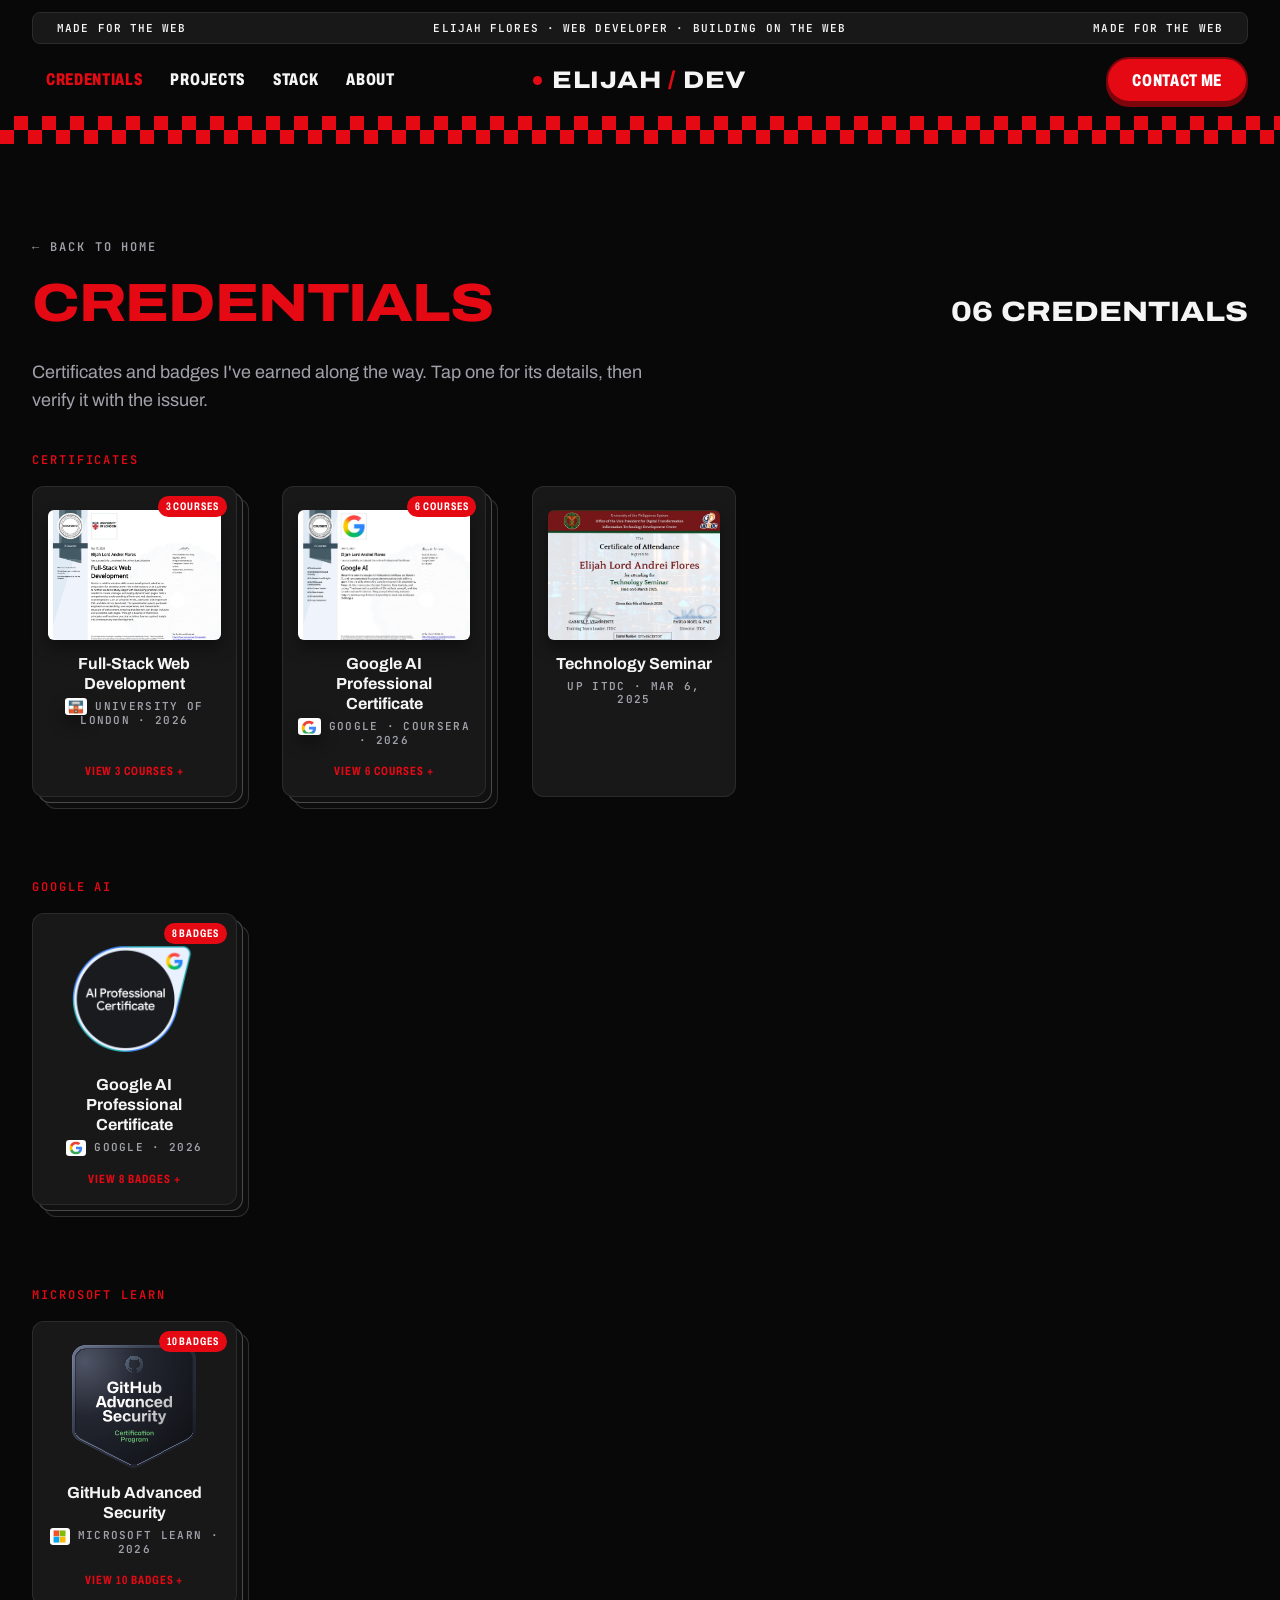
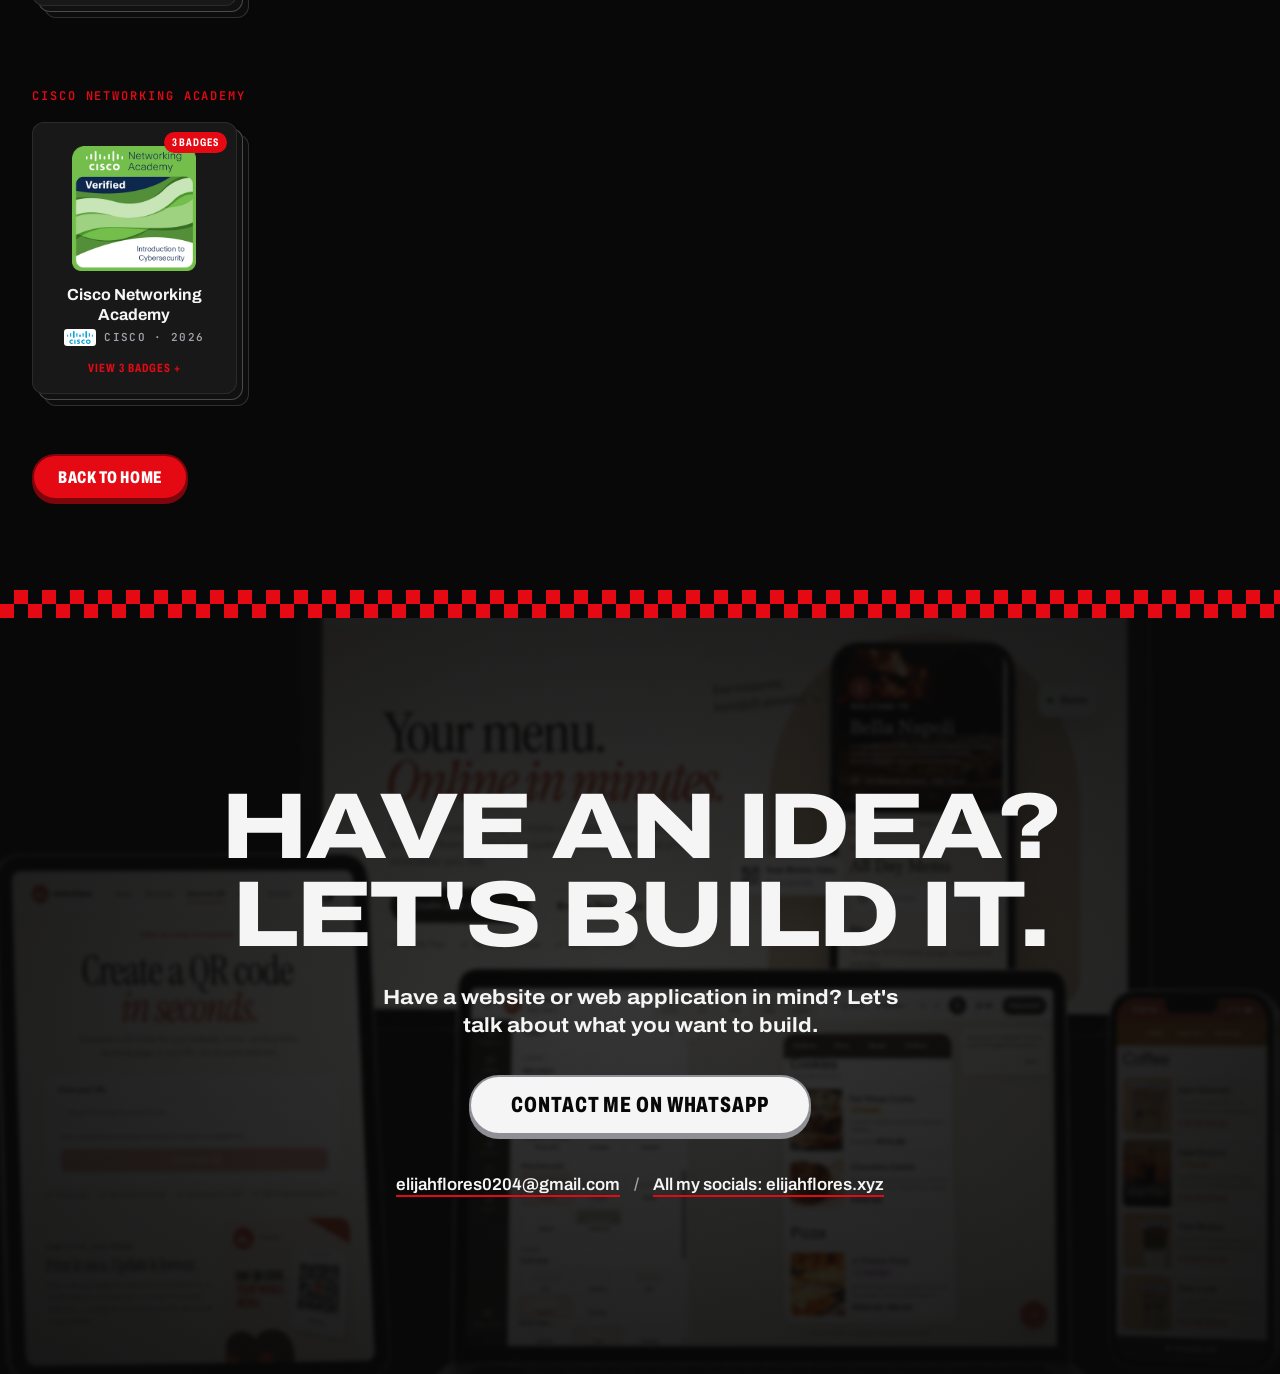
<file: web-development/credentials.html>
<!DOCTYPE html>
<html lang="en">
<head>
  <meta charset="utf-8">
  <link rel="canonical" href="https://www.elijahflores.xyz/web-development/credentials.html">
  <meta property="og:url" content="https://www.elijahflores.xyz/web-development/credentials.html">
  <meta name="viewport" content="width=device-width, initial-scale=1">
  <title>Credentials — Elijah Flores | ELIJAH / DEV</title>
  <meta name="description" content="Certificates and verified badges earned by Elijah Flores from Google (via Coursera) and Cisco, covering AI app building, deployment, data analysis, cybersecurity and IoT.">
  <meta name="author" content="Elijah Flores">
  <meta name="theme-color" content="#080808">
  <meta name="color-scheme" content="dark">

  <link rel="icon" href="assets/icons/favicon.svg" type="image/svg+xml">
  <link rel="preload" href="assets/fonts/archivo-var.woff2" as="font" type="font/woff2" crossorigin>
  <link rel="stylesheet" href="styles.css?v=20261023">
  <script>document.documentElement.classList.add('js');</script>
</head>
<body id="top">
  <a class="skip-link" href="#main">Skip to content</a>

  <!-- ============================== STATUS STRIP ============================== -->
  <div class="container">
    <p class="topbar">
      <span aria-hidden="true">MADE FOR THE WEB</span>
      <span>ELIJAH FLORES · WEB DEVELOPER · BUILDING ON THE WEB</span>
      <span aria-hidden="true">MADE FOR THE WEB</span>
    </p>
  </div>

  <!-- ============================== NAVIGATION ============================== -->
  <header class="nav" data-nav>
    <div class="container nav__inner">
      <div class="nav__left">
        <button class="nav__toggle" type="button" aria-expanded="false" aria-controls="nav-menu" data-nav-toggle>
          <span class="nav__toggle-icon" aria-hidden="true"></span>
          <span data-nav-toggle-label>Menu</span>
        </button>
        <nav class="nav__menu" id="nav-menu" aria-label="Primary" data-nav-menu>
          <a class="nav__link nav__link--home" href="index.html">Home</a>
          <a class="nav__link" href="credentials.html" aria-current="page">Credentials</a>
          <a class="nav__link" href="projects.html">Projects</a>
          <a class="nav__link" href="index.html#stack">Stack</a>
          <a class="nav__link" href="about.html">About</a>
        </nav>
      </div>

      <a class="brand" href="index.html" aria-label="ELIJAH / DEV — home">
        <span class="brand__dot" aria-hidden="true"></span>
        <span>ELIJAH <span class="brand__slash">/</span> DEV</span>
      </a>

      <a class="btn btn--red nav__cta" href="https://wa.me/639694589629" target="_blank" rel="noopener noreferrer" data-whatsapp>
        CONTACT<span class="nav__cta-extra">&nbsp;ME</span><span class="visually-hidden"> on WhatsApp (opens in a new tab)</span>
      </a>
    </div>
  </header>

  <div class="checker" aria-hidden="true"></div>

  <!-- Badges from Credly and Microsoft Learn. Keep in step with the CREDENTIALS section in index.html. -->
  <main id="main" class="creds container">
    <a class="creds-page__back" href="index.html#credentials">← BACK TO HOME</a>
    <header class="work__head">
      <h1 class="display display--red">CREDENTIALS</h1>
      <p class="work__count" aria-hidden="true">06 CREDENTIALS</p>
    </header>
    <p class="creds-page__intro">Certificates and badges I've earned along the way. Tap one for its details, then verify it with the issuer.</p>

    <section class="creds-group" aria-labelledby="g-certs">
      <h2 class="creds-group__title" id="g-certs">CERTIFICATES</h2>
      <div class="carousel carousel--badges" data-carousel>
        <ul class="badges" role="list" data-carousel-track tabindex="0" aria-label="Certificates">
          <li class="badge-slide">
            <button class="badge badge--stack badge--cert" type="button" data-badge aria-haspopup="dialog">
              <span class="badge__count">3 COURSES</span>
              <img src="assets/images/certificates/university_of_london_Full-stack-development-certificate.png" alt="" width="1224" height="947" loading="lazy" decoding="async">
              <span class="badge__name">Full-Stack Web Development</span>
              <span class="badge__meta"><img class="issuer" src="assets/images/logos/uol.png" alt="" width="68" height="84" decoding="async">University of London · 2026</span>
              <span class="badge__hint" aria-hidden="true">VIEW 3 COURSES +</span>
            </button>
            <template>
              <img class="badge-dialog__img badge-dialog__img--cert" src="assets/images/certificates/university_of_london_Full-stack-development-certificate.png" alt="Full-Stack Web Development — issued to Elijah Lord Andrei Flores" width="1224" height="947">
              <p class="badge__meta"><img class="issuer" src="assets/images/logos/uol.png" alt="" width="68" height="84" decoding="async">University of London · Oct 17, 2026</p>
              <h3 class="badge-dialog__title" id="badge-dialog-title">Full-Stack Web Development</h3>
              <p class="badge-dialog__text">A 3-course specialization covering semantic HTML, accessible and responsive CSS, and data-driven JavaScript.</p>
              <p class="badge-dialog__sublabel">COURSE CERTIFICATES · 3</p>
              <ul class="subs" role="list" tabindex="0" aria-label="COURSE CERTIFICATES · 3 — tap one to view it">
                <li>
                  <button class="sub sub--cert" type="button" data-sub>
                    <img src="assets/images/certificates/course-certs/CERT2.jpg" alt="" width="1772" height="928" loading="lazy" decoding="async">
                    <span>HTML: How to Build a Website</span>
                  </button>
                  <template>
                    <img class="badge-dialog__img badge-dialog__img--cert" src="assets/images/certificates/course-certs/CERT2.jpg" alt="HTML: How to Build a Website — issued to Elijah Lord Andrei Flores" width="1772" height="928">
                    <p class="badge__meta"><img class="issuer" src="assets/images/logos/uol.png" alt="" width="68" height="84" decoding="async">University of London · Oct 17, 2026</p>
                    <h3 class="badge-dialog__title" id="badge-dialog-title">HTML: How to Build a Website</h3>
                    <a class="btn btn--red" href="https://coursera.org/verify/WGSRL0EGTYQ2" target="_blank" rel="noopener noreferrer">VERIFY CERTIFICATE<span class="visually-hidden"> (opens in a new tab)</span> <span aria-hidden="true">→</span></a>
                  </template>
                </li>
                <li>
                  <button class="sub sub--cert" type="button" data-sub>
                    <img src="assets/images/certificates/course-certs/CERT3.jpg" alt="" width="1772" height="928" loading="lazy" decoding="async">
                    <span>CSS: Web Page Layout — Usability and Accessibility</span>
                  </button>
                  <template>
                    <img class="badge-dialog__img badge-dialog__img--cert" src="assets/images/certificates/course-certs/CERT3.jpg" alt="CSS: Web Page Layout — Usability and Accessibility — issued to Elijah Lord Andrei Flores" width="1772" height="928">
                    <p class="badge__meta"><img class="issuer" src="assets/images/logos/uol.png" alt="" width="68" height="84" decoding="async">University of London · Oct 17, 2026</p>
                    <h3 class="badge-dialog__title" id="badge-dialog-title">CSS: Web Page Layout — Usability and Accessibility</h3>
                    <a class="btn btn--red" href="https://coursera.org/verify/KZIPTU2NHNT7" target="_blank" rel="noopener noreferrer">VERIFY CERTIFICATE<span class="visually-hidden"> (opens in a new tab)</span> <span aria-hidden="true">→</span></a>
                  </template>
                </li>
                <li>
                  <button class="sub sub--cert" type="button" data-sub>
                    <img src="assets/images/certificates/course-certs/CERT1.jpg" alt="" width="1772" height="928" loading="lazy" decoding="async">
                    <span>Data-driven Websites: JSON, APIs and Templates</span>
                  </button>
                  <template>
                    <img class="badge-dialog__img badge-dialog__img--cert" src="assets/images/certificates/course-certs/CERT1.jpg" alt="Data-driven Websites: JSON, APIs and Templates — issued to Elijah Lord Andrei Flores" width="1772" height="928">
                    <p class="badge__meta"><img class="issuer" src="assets/images/logos/uol.png" alt="" width="68" height="84" decoding="async">University of London · Oct 17, 2026</p>
                    <h3 class="badge-dialog__title" id="badge-dialog-title">Data-driven Websites: JSON, APIs and Templates</h3>
                    <a class="btn btn--red" href="https://coursera.org/verify/RYILVB77DHAX" target="_blank" rel="noopener noreferrer">VERIFY CERTIFICATE<span class="visually-hidden"> (opens in a new tab)</span> <span aria-hidden="true">→</span></a>
                  </template>
                </li>
              </ul>
              <a class="btn btn--red" href="https://coursera.org/verify/specialization/RCUOPV1JAW7L" target="_blank" rel="noopener noreferrer">VERIFY CERTIFICATE<span class="visually-hidden"> (opens in a new tab)</span> <span aria-hidden="true">→</span></a>
            </template>
          </li>
          <li class="badge-slide">
          <button class="badge badge--stack badge--cert" type="button" data-badge aria-haspopup="dialog">
          <span class="badge__count">6 COURSES</span>
          <img src="assets/images/certificates/google-ai/5GXWYUSDD1GP.jpg" alt="" width="1649" height="1275" loading="lazy" decoding="async">
          <span class="badge__name">Google AI Professional Certificate</span>
          <span class="badge__meta"><img class="issuer" src="assets/images/logos/google.svg" alt="" width="24" height="24" decoding="async">Google · Coursera · 2026</span>
          <span class="badge__hint" aria-hidden="true">VIEW 6 COURSES +</span>
          </button>
          <template>
          <img class="badge-dialog__img badge-dialog__img--cert" src="assets/images/certificates/google-ai/5GXWYUSDD1GP.jpg" alt="Google AI Professional Certificate — issued to Elijah Lord Andrei Flores" width="1649" height="1275">
          <p class="badge__meta"><img class="issuer" src="assets/images/logos/google.svg" alt="" width="24" height="24" decoding="async">Google · Coursera · Oct 18, 2026</p>
          <h3 class="badge-dialog__title" id="badge-dialog-title">Google AI Professional Certificate</h3>
          <p class="badge-dialog__text">Google’s 8-course professional certificate in applied AI, with the six course certificates I’ve earned so far.</p>
          <p class="badge-dialog__sublabel">COURSE CERTIFICATES · 6</p>
          <ul class="subs" role="list" tabindex="0" aria-label="COURSE CERTIFICATES · 6 — tap one to view it">
          <li>
          <button class="sub sub--cert" type="button" data-sub>
          <img src="assets/images/certificates/google-ai/T8S3H3BXVUZY.jpg" alt="" width="1649" height="1275" loading="lazy" decoding="async">
          <span>Google AI Fundamentals</span>
          </button>
          <template>
          <img class="badge-dialog__img badge-dialog__img--cert" src="assets/images/certificates/google-ai/T8S3H3BXVUZY.jpg" alt="Google AI Fundamentals — issued to Elijah Lord Andrei Flores" width="1649" height="1275">
          <p class="badge__meta"><img class="issuer" src="assets/images/logos/google.svg" alt="" width="24" height="24" decoding="async">Google · Oct 17, 2026</p>
          <h3 class="badge-dialog__title" id="badge-dialog-title">Google AI Fundamentals</h3>
          <a class="btn btn--red" href="https://www.coursera.org/account/accomplishments/verify/T8S3H3BXVUZY" target="_blank" rel="noopener noreferrer">VERIFY CERTIFICATE<span class="visually-hidden"> (opens in a new tab)</span> <span aria-hidden="true">→</span></a>
          </template>
          </li>
          <li>
          <button class="sub sub--cert" type="button" data-sub>
          <img src="assets/images/certificates/google-ai/GBU20LWU4FU4.jpg" alt="" width="1649" height="1275" loading="lazy" decoding="async">
          <span>Google AI for App Building</span>
          </button>
          <template>
          <img class="badge-dialog__img badge-dialog__img--cert" src="assets/images/certificates/google-ai/GBU20LWU4FU4.jpg" alt="Google AI for App Building — issued to Elijah Lord Andrei Flores" width="1649" height="1275">
          <p class="badge__meta"><img class="issuer" src="assets/images/logos/google.svg" alt="" width="24" height="24" decoding="async">Google · Oct 17, 2026</p>
          <h3 class="badge-dialog__title" id="badge-dialog-title">Google AI for App Building</h3>
          <a class="btn btn--red" href="https://www.coursera.org/account/accomplishments/verify/GBU20LWU4FU4" target="_blank" rel="noopener noreferrer">VERIFY CERTIFICATE<span class="visually-hidden"> (opens in a new tab)</span> <span aria-hidden="true">→</span></a>
          </template>
          </li>
          <li>
          <button class="sub sub--cert" type="button" data-sub>
          <img src="assets/images/certificates/google-ai/JR09MEZSWLAP.jpg" alt="" width="1649" height="1275" loading="lazy" decoding="async">
          <span>Google AI for App Deployment</span>
          </button>
          <template>
          <img class="badge-dialog__img badge-dialog__img--cert" src="assets/images/certificates/google-ai/JR09MEZSWLAP.jpg" alt="Google AI for App Deployment — issued to Elijah Lord Andrei Flores" width="1649" height="1275">
          <p class="badge__meta"><img class="issuer" src="assets/images/logos/google.svg" alt="" width="24" height="24" decoding="async">Google · Oct 17, 2026</p>
          <h3 class="badge-dialog__title" id="badge-dialog-title">Google AI for App Deployment</h3>
          <a class="btn btn--red" href="https://www.coursera.org/account/accomplishments/verify/JR09MEZSWLAP" target="_blank" rel="noopener noreferrer">VERIFY CERTIFICATE<span class="visually-hidden"> (opens in a new tab)</span> <span aria-hidden="true">→</span></a>
          </template>
          </li>
          <li>
          <button class="sub sub--cert" type="button" data-sub>
          <img src="assets/images/certificates/google-ai/FED0MPDRGB9A.jpg" alt="" width="1649" height="1275" loading="lazy" decoding="async">
          <span>Google AI for Data Analysis</span>
          </button>
          <template>
          <img class="badge-dialog__img badge-dialog__img--cert" src="assets/images/certificates/google-ai/FED0MPDRGB9A.jpg" alt="Google AI for Data Analysis — issued to Elijah Lord Andrei Flores" width="1649" height="1275">
          <p class="badge__meta"><img class="issuer" src="assets/images/logos/google.svg" alt="" width="24" height="24" decoding="async">Google · Oct 17, 2026</p>
          <h3 class="badge-dialog__title" id="badge-dialog-title">Google AI for Data Analysis</h3>
          <a class="btn btn--red" href="https://www.coursera.org/account/accomplishments/verify/FED0MPDRGB9A" target="_blank" rel="noopener noreferrer">VERIFY CERTIFICATE<span class="visually-hidden"> (opens in a new tab)</span> <span aria-hidden="true">→</span></a>
          </template>
          </li>
          <li>
          <button class="sub sub--cert" type="button" data-sub>
          <img src="assets/images/certificates/google-ai/NWV3WZPK7PJ1.jpg" alt="" width="1649" height="1275" loading="lazy" decoding="async">
          <span>Google AI for Research and Insights</span>
          </button>
          <template>
          <img class="badge-dialog__img badge-dialog__img--cert" src="assets/images/certificates/google-ai/NWV3WZPK7PJ1.jpg" alt="Google AI for Research and Insights — issued to Elijah Lord Andrei Flores" width="1649" height="1275">
          <p class="badge__meta"><img class="issuer" src="assets/images/logos/google.svg" alt="" width="24" height="24" decoding="async">Google · Oct 17, 2026</p>
          <h3 class="badge-dialog__title" id="badge-dialog-title">Google AI for Research and Insights</h3>
          <a class="btn btn--red" href="https://www.coursera.org/account/accomplishments/verify/NWV3WZPK7PJ1" target="_blank" rel="noopener noreferrer">VERIFY CERTIFICATE<span class="visually-hidden"> (opens in a new tab)</span> <span aria-hidden="true">→</span></a>
          </template>
          </li>
          <li>
          <button class="sub sub--cert" type="button" data-sub>
          <img src="assets/images/certificates/google-ai/2RHQG308KR0Z.jpg" alt="" width="1649" height="1275" loading="lazy" decoding="async">
          <span>Google AI for Brainstorming and Planning</span>
          </button>
          <template>
          <img class="badge-dialog__img badge-dialog__img--cert" src="assets/images/certificates/google-ai/2RHQG308KR0Z.jpg" alt="Google AI for Brainstorming and Planning — issued to Elijah Lord Andrei Flores" width="1649" height="1275">
          <p class="badge__meta"><img class="issuer" src="assets/images/logos/google.svg" alt="" width="24" height="24" decoding="async">Google · Oct 17, 2026</p>
          <h3 class="badge-dialog__title" id="badge-dialog-title">Google AI for Brainstorming and Planning</h3>
          <a class="btn btn--red" href="https://www.coursera.org/account/accomplishments/verify/2RHQG308KR0Z" target="_blank" rel="noopener noreferrer">VERIFY CERTIFICATE<span class="visually-hidden"> (opens in a new tab)</span> <span aria-hidden="true">→</span></a>
          </template>
          </li>
          </ul>
          <a class="btn btn--red" href="https://www.coursera.org/account/accomplishments/specialization/5GXWYUSDD1GP" target="_blank" rel="noopener noreferrer">VERIFY CERTIFICATE<span class="visually-hidden"> (opens in a new tab)</span> <span aria-hidden="true">→</span></a>
          </template>
          </li>
          <li class="badge-slide">
            <button class="badge badge--cert" type="button" data-badge aria-haspopup="dialog">
              <img src="assets/images/certificates/course-certs/up_cert.jpg" alt="" width="1068" height="754" loading="lazy" decoding="async">
              <span class="badge__name">Technology Seminar</span>
              <span class="badge__meta">UP ITDC · Mar 6, 2025</span>
            </button>
            <template>
              <img class="badge-dialog__img badge-dialog__img--cert" src="assets/images/certificates/course-certs/up_cert.jpg" alt="Technology Seminar certificate of attendance — issued to Elijah Lord Andrei Flores" width="1068" height="754">
              <p class="badge__meta">UP ITDC · Mar 6, 2025</p>
              <h3 class="badge-dialog__title" id="badge-dialog-title">Technology Seminar</h3>
              <p class="badge-dialog__text">Certificate of attendance from the University of the Philippines System Information Technology Development Center (UP ITDC), held on March 6, 2025.</p>
            </template>
          </li>
        </ul>
        <div class="carousel__nav">
          <button class="carousel__btn" type="button" data-carousel-next aria-label="Next certificates"><span aria-hidden="true">→</span></button>
          <button class="carousel__btn" type="button" data-carousel-prev aria-label="Previous certificates"><span aria-hidden="true">←</span></button>
        </div>
      </div>
    </section>

    <section class="creds-group" aria-labelledby="g-google">
      <h2 class="creds-group__title" id="g-google">GOOGLE AI</h2>
      <div class="carousel carousel--badges" data-carousel>
        <ul class="badges" role="list" data-carousel-track tabindex="0" aria-label="Google AI badges — scroll sideways for more">
          <li class="badge-slide">
            <button class="badge badge--stack" type="button" data-badge aria-haspopup="dialog">
              <span class="badge__count">8 BADGES</span>
              <img src="assets/images/badges/AI-Professional.png" alt="" width="1080" height="1080" loading="lazy" decoding="async">
              <span class="badge__name">Google AI Professional Certificate</span>
              <span class="badge__meta"><img class="issuer" src="assets/images/logos/google.svg" alt="" width="24" height="24" decoding="async">Google · 2026</span>
              <span class="badge__hint" aria-hidden="true">VIEW 8 BADGES +</span>
            </button>
            <template>
              <img class="badge-dialog__img" src="assets/images/badges/AI-Professional.png" alt="Google AI Professional Certificate — issued to Elijah Lord Andrei Flores" width="1080" height="1080">
              <p class="badge__meta"><img class="issuer" src="assets/images/logos/google.svg" alt="" width="24" height="24" decoding="async">Google · 2026</p>
              <h3 class="badge-dialog__title" id="badge-dialog-title">Google AI Professional Certificate</h3>
              <p class="badge-dialog__text">Google’s professional certificate in applied AI — eight courses, from AI fundamentals and prompting to building and deploying apps with AI.</p>
              <p class="badge-dialog__sublabel">COURSE BADGES · 8</p>
              <ul class="subs" role="list" tabindex="0" aria-label="COURSE BADGES · 8 — tap one to view it">
                <li>
                  <button class="sub" type="button" data-sub>
                    <img src="assets/images/badges/ai-fundamentals.png" alt="" width="340" height="340" loading="lazy" decoding="async">
                    <span>Google AI Fundamentals</span>
                  </button>
                  <template>
                    <img class="badge-dialog__img" src="assets/images/badges/ai-fundamentals.png" alt="Google AI Fundamentals — issued to Elijah Lord Andrei Flores" width="340" height="340">
                    <p class="badge__meta"><img class="issuer" src="assets/images/logos/google.svg" alt="" width="24" height="24" decoding="async">Google · Oct 17, 2026</p>
                    <h3 class="badge-dialog__title" id="badge-dialog-title">Google AI Fundamentals</h3>
                    <a class="btn btn--red" href="https://www.credly.com/badges/66c11d67-eb24-44d7-8fc3-26112de118c4" target="_blank" rel="noopener noreferrer">VERIFY BADGE<span class="visually-hidden"> (opens in a new tab)</span> <span aria-hidden="true">→</span></a>
                  </template>
                </li>
                <li>
                  <button class="sub" type="button" data-sub>
                    <img src="assets/images/badges/ai-app-building.png" alt="" width="340" height="340" loading="lazy" decoding="async">
                    <span>Google AI for App Building</span>
                  </button>
                  <template>
                    <img class="badge-dialog__img" src="assets/images/badges/ai-app-building.png" alt="Google AI for App Building — issued to Elijah Lord Andrei Flores" width="340" height="340">
                    <p class="badge__meta"><img class="issuer" src="assets/images/logos/google.svg" alt="" width="24" height="24" decoding="async">Google · Oct 17, 2026</p>
                    <h3 class="badge-dialog__title" id="badge-dialog-title">Google AI for App Building</h3>
                    <a class="btn btn--red" href="https://www.credly.com/badges/2f45675d-5177-4348-8d67-ff95c6b786c3" target="_blank" rel="noopener noreferrer">VERIFY BADGE<span class="visually-hidden"> (opens in a new tab)</span> <span aria-hidden="true">→</span></a>
                  </template>
                </li>
                <li>
                  <button class="sub" type="button" data-sub>
                    <img src="assets/images/badges/ai-app-deployment.png" alt="" width="340" height="340" loading="lazy" decoding="async">
                    <span>Google AI for App Deployment</span>
                  </button>
                  <template>
                    <img class="badge-dialog__img" src="assets/images/badges/ai-app-deployment.png" alt="Google AI for App Deployment — issued to Elijah Lord Andrei Flores" width="340" height="340">
                    <p class="badge__meta"><img class="issuer" src="assets/images/logos/google.svg" alt="" width="24" height="24" decoding="async">Google · Oct 17, 2026</p>
                    <h3 class="badge-dialog__title" id="badge-dialog-title">Google AI for App Deployment</h3>
                    <a class="btn btn--red" href="https://www.credly.com/badges/57a1bcef-4ec3-463d-b9dc-e09ae64a2ae8" target="_blank" rel="noopener noreferrer">VERIFY BADGE<span class="visually-hidden"> (opens in a new tab)</span> <span aria-hidden="true">→</span></a>
                  </template>
                </li>
                <li>
                  <button class="sub" type="button" data-sub>
                    <img src="assets/images/badges/ai-data-analysis.png" alt="" width="340" height="340" loading="lazy" decoding="async">
                    <span>Google AI for Data Analysis</span>
                  </button>
                  <template>
                    <img class="badge-dialog__img" src="assets/images/badges/ai-data-analysis.png" alt="Google AI for Data Analysis — issued to Elijah Lord Andrei Flores" width="340" height="340">
                    <p class="badge__meta"><img class="issuer" src="assets/images/logos/google.svg" alt="" width="24" height="24" decoding="async">Google · Oct 17, 2026</p>
                    <h3 class="badge-dialog__title" id="badge-dialog-title">Google AI for Data Analysis</h3>
                    <a class="btn btn--red" href="https://www.credly.com/badges/6fb7c90e-195a-4346-9f8e-dc8c74f2cde7" target="_blank" rel="noopener noreferrer">VERIFY BADGE<span class="visually-hidden"> (opens in a new tab)</span> <span aria-hidden="true">→</span></a>
                  </template>
                </li>
                <li>
                  <button class="sub" type="button" data-sub>
                    <img src="assets/images/badges/ai-research.png" alt="" width="340" height="340" loading="lazy" decoding="async">
                    <span>Google AI for Research and Insights</span>
                  </button>
                  <template>
                    <img class="badge-dialog__img" src="assets/images/badges/ai-research.png" alt="Google AI for Research and Insights — issued to Elijah Lord Andrei Flores" width="340" height="340">
                    <p class="badge__meta"><img class="issuer" src="assets/images/logos/google.svg" alt="" width="24" height="24" decoding="async">Google · Oct 17, 2026</p>
                    <h3 class="badge-dialog__title" id="badge-dialog-title">Google AI for Research and Insights</h3>
                    <a class="btn btn--red" href="https://www.credly.com/badges/3abfc40b-c75e-4451-af78-1ecd296a78ba" target="_blank" rel="noopener noreferrer">VERIFY BADGE<span class="visually-hidden"> (opens in a new tab)</span> <span aria-hidden="true">→</span></a>
                  </template>
                </li>
                <li>
                  <button class="sub" type="button" data-sub>
                    <img src="assets/images/badges/ai-brainstorming.png" alt="" width="340" height="340" loading="lazy" decoding="async">
                    <span>Google AI for Brainstorming and Planning</span>
                  </button>
                  <template>
                    <img class="badge-dialog__img" src="assets/images/badges/ai-brainstorming.png" alt="Google AI for Brainstorming and Planning — issued to Elijah Lord Andrei Flores" width="340" height="340">
                    <p class="badge__meta"><img class="issuer" src="assets/images/logos/google.svg" alt="" width="24" height="24" decoding="async">Google · Oct 17, 2026</p>
                    <h3 class="badge-dialog__title" id="badge-dialog-title">Google AI for Brainstorming and Planning</h3>
                    <a class="btn btn--red" href="https://www.credly.com/badges/480d3b98-f26a-4e84-a552-7e2d141d3f79" target="_blank" rel="noopener noreferrer">VERIFY BADGE<span class="visually-hidden"> (opens in a new tab)</span> <span aria-hidden="true">→</span></a>
                  </template>
                </li>
                <li>
                  <button class="sub" type="button" data-sub>
                    <img src="assets/images/badges/ai-writing.png" alt="" width="340" height="340" loading="lazy" decoding="async">
                    <span>Google AI for Writing and Communicating</span>
                  </button>
                  <template>
                    <img class="badge-dialog__img" src="assets/images/badges/ai-writing.png" alt="Google AI for Writing and Communicating — issued to Elijah Lord Andrei Flores" width="340" height="340">
                    <p class="badge__meta"><img class="issuer" src="assets/images/logos/google.svg" alt="" width="24" height="24" decoding="async">Google · Oct 17, 2026</p>
                    <h3 class="badge-dialog__title" id="badge-dialog-title">Google AI for Writing and Communicating</h3>
                    <a class="btn btn--red" href="https://www.credly.com/badges/09ec9091-9d3d-4617-8a58-a1f1abef400e" target="_blank" rel="noopener noreferrer">VERIFY BADGE<span class="visually-hidden"> (opens in a new tab)</span> <span aria-hidden="true">→</span></a>
                  </template>
                </li>
                <li>
                  <button class="sub" type="button" data-sub>
                    <img src="assets/images/badges/ai-content-creation.png" alt="" width="340" height="340" loading="lazy" decoding="async">
                    <span>Google AI for Content Creation</span>
                  </button>
                  <template>
                    <img class="badge-dialog__img" src="assets/images/badges/ai-content-creation.png" alt="Google AI for Content Creation — issued to Elijah Lord Andrei Flores" width="340" height="340">
                    <p class="badge__meta"><img class="issuer" src="assets/images/logos/google.svg" alt="" width="24" height="24" decoding="async">Google · Oct 17, 2026</p>
                    <h3 class="badge-dialog__title" id="badge-dialog-title">Google AI for Content Creation</h3>
                    <a class="btn btn--red" href="https://www.credly.com/badges/38889229-ed14-4104-bc34-2ca1c7b6dde8" target="_blank" rel="noopener noreferrer">VERIFY BADGE<span class="visually-hidden"> (opens in a new tab)</span> <span aria-hidden="true">→</span></a>
                  </template>
                </li>
              </ul>
              <a class="btn btn--red" href="https://www.credly.com/users/elijah-lord-andrei-flores" target="_blank" rel="noopener noreferrer">ALL MY BADGES<span class="visually-hidden"> (opens in a new tab)</span> <span aria-hidden="true">→</span></a>
            </template>
          </li>
        </ul>
        <div class="carousel__nav">
          <button class="carousel__btn" type="button" data-carousel-next aria-label="Next badges"><span aria-hidden="true">→</span></button>
          <button class="carousel__btn" type="button" data-carousel-prev aria-label="Previous badges"><span aria-hidden="true">←</span></button>
        </div>
      </div>
    </section>

    <section class="creds-group" aria-labelledby="g-ms">
      <h2 class="creds-group__title" id="g-ms">MICROSOFT LEARN</h2>
      <div class="carousel carousel--badges" data-carousel>
        <ul class="badges" role="list" data-carousel-track tabindex="0" aria-label="Microsoft Learn badges — scroll sideways for more">
          <li class="badge-slide">
            <button class="badge badge--stack" type="button" data-badge aria-haspopup="dialog">
              <span class="badge__count">10 BADGES</span>
              <img src="assets/images/badges/ms-github-advanced-security.svg" alt="" width="340" height="340" loading="lazy" decoding="async">
              <span class="badge__name">GitHub Advanced Security</span>
              <span class="badge__meta"><img class="issuer" src="assets/images/logos/microsoft.svg" alt="" width="23" height="23" decoding="async">Microsoft Learn · 2026</span>
              <span class="badge__hint" aria-hidden="true">VIEW 10 BADGES +</span>
            </button>
            <template>
              <img class="badge-dialog__img" src="assets/images/badges/ms-github-advanced-security.svg" alt="GitHub Advanced Security — Microsoft Learn trophy" width="340" height="340">
              <p class="badge__meta"><img class="issuer" src="assets/images/logos/microsoft.svg" alt="" width="23" height="23" decoding="async">Microsoft Learn · Oct 17, 2026</p>
              <h3 class="badge-dialog__title" id="badge-dialog-title">GitHub Advanced Security</h3>
              <p class="badge-dialog__text">Two Microsoft Learn learning paths and eight modules on securing code with GitHub Advanced Security: CodeQL code scanning, secret scanning, Dependabot and security policies.</p>
              <p class="badge-dialog__sublabel">TROPHIES &amp; BADGES · 10</p>
              <ul class="subs" role="list" tabindex="0" aria-label="TROPHIES &amp; BADGES · 10 — tap one to view it">
                <li>
                  <button class="sub" type="button" data-sub>
                    <img src="assets/images/badges/ms-trophy.svg" alt="" width="340" height="340" loading="lazy" decoding="async">
                    <span>GitHub Advanced Security Part 1 of 2</span>
                  </button>
                  <template>
                    <img class="badge-dialog__img" src="assets/images/badges/ms-trophy.svg" alt="GitHub Advanced Security Part 1 of 2 — learning path trophy issued to Elijah Lord Andrei Flores" width="340" height="340">
                    <p class="badge__meta"><img class="issuer" src="assets/images/logos/microsoft.svg" alt="" width="23" height="23" decoding="async">Microsoft Learn · Oct 17, 2026</p>
                    <h3 class="badge-dialog__title" id="badge-dialog-title">GitHub Advanced Security Part 1 of 2</h3>
                    <a class="btn btn--red" href="https://learn.microsoft.com/en-us/users/elijahlordandreiflores-9975/" target="_blank" rel="noopener noreferrer">VIEW BADGE<span class="visually-hidden"> (opens in a new tab)</span> <span aria-hidden="true">→</span></a>
                  </template>
                </li>
                <li>
                  <button class="sub" type="button" data-sub>
                    <img src="assets/images/badges/ms-trophy.svg" alt="" width="340" height="340" loading="lazy" decoding="async">
                    <span>GitHub Advanced Security Part 2 of 2</span>
                  </button>
                  <template>
                    <img class="badge-dialog__img" src="assets/images/badges/ms-trophy.svg" alt="GitHub Advanced Security Part 2 of 2 — learning path trophy issued to Elijah Lord Andrei Flores" width="340" height="340">
                    <p class="badge__meta"><img class="issuer" src="assets/images/logos/microsoft.svg" alt="" width="23" height="23" decoding="async">Microsoft Learn · Oct 17, 2026</p>
                    <h3 class="badge-dialog__title" id="badge-dialog-title">GitHub Advanced Security Part 2 of 2</h3>
                    <a class="btn btn--red" href="https://learn.microsoft.com/en-us/users/elijahlordandreiflores-9975/" target="_blank" rel="noopener noreferrer">VIEW BADGE<span class="visually-hidden"> (opens in a new tab)</span> <span aria-hidden="true">→</span></a>
                  </template>
                </li>
                <li>
                  <button class="sub" type="button" data-sub>
                    <img src="assets/images/badges/ms-sensitive-data.svg" alt="" width="340" height="340" loading="lazy" decoding="async">
                    <span>Manage sensitive data and security policies within GitHub</span>
                  </button>
                  <template>
                    <img class="badge-dialog__img" src="assets/images/badges/ms-sensitive-data.svg" alt="Manage sensitive data and security policies within GitHub — module badge issued to Elijah Lord Andrei Flores" width="340" height="340">
                    <p class="badge__meta"><img class="issuer" src="assets/images/logos/microsoft.svg" alt="" width="23" height="23" decoding="async">Microsoft Learn · Oct 17, 2026</p>
                    <h3 class="badge-dialog__title" id="badge-dialog-title">Manage sensitive data and security policies within GitHub</h3>
                    <a class="btn btn--red" href="https://learn.microsoft.com/en-us/users/elijahlordandreiflores-9975/" target="_blank" rel="noopener noreferrer">VIEW BADGE<span class="visually-hidden"> (opens in a new tab)</span> <span aria-hidden="true">→</span></a>
                  </template>
                </li>
                <li>
                  <button class="sub" type="button" data-sub>
                    <img src="assets/images/badges/ms-module.svg" alt="" width="340" height="340" loading="lazy" decoding="async">
                    <span>GitHub administration for GitHub Advanced Security</span>
                  </button>
                  <template>
                    <img class="badge-dialog__img" src="assets/images/badges/ms-module.svg" alt="GitHub administration for GitHub Advanced Security — module badge issued to Elijah Lord Andrei Flores" width="340" height="340">
                    <p class="badge__meta"><img class="issuer" src="assets/images/logos/microsoft.svg" alt="" width="23" height="23" decoding="async">Microsoft Learn · Oct 17, 2026</p>
                    <h3 class="badge-dialog__title" id="badge-dialog-title">GitHub administration for GitHub Advanced Security</h3>
                    <a class="btn btn--red" href="https://learn.microsoft.com/en-us/users/elijahlordandreiflores-9975/" target="_blank" rel="noopener noreferrer">VIEW BADGE<span class="visually-hidden"> (opens in a new tab)</span> <span aria-hidden="true">→</span></a>
                  </template>
                </li>
                <li>
                  <button class="sub" type="button" data-sub>
                    <img src="assets/images/badges/ms-module.svg" alt="" width="340" height="340" loading="lazy" decoding="async">
                    <span>Code scanning with GitHub CodeQL</span>
                  </button>
                  <template>
                    <img class="badge-dialog__img" src="assets/images/badges/ms-module.svg" alt="Code scanning with GitHub CodeQL — module badge issued to Elijah Lord Andrei Flores" width="340" height="340">
                    <p class="badge__meta"><img class="issuer" src="assets/images/logos/microsoft.svg" alt="" width="23" height="23" decoding="async">Microsoft Learn · Oct 17, 2026</p>
                    <h3 class="badge-dialog__title" id="badge-dialog-title">Code scanning with GitHub CodeQL</h3>
                    <a class="btn btn--red" href="https://learn.microsoft.com/en-us/users/elijahlordandreiflores-9975/" target="_blank" rel="noopener noreferrer">VIEW BADGE<span class="visually-hidden"> (opens in a new tab)</span> <span aria-hidden="true">→</span></a>
                  </template>
                </li>
                <li>
                  <button class="sub" type="button" data-sub>
                    <img src="assets/images/badges/ms-module.svg" alt="" width="340" height="340" loading="lazy" decoding="async">
                    <span>Identify security vulnerabilities in your codebase by using CodeQL</span>
                  </button>
                  <template>
                    <img class="badge-dialog__img" src="assets/images/badges/ms-module.svg" alt="Identify security vulnerabilities in your codebase by using CodeQL — module badge issued to Elijah Lord Andrei Flores" width="340" height="340">
                    <p class="badge__meta"><img class="issuer" src="assets/images/logos/microsoft.svg" alt="" width="23" height="23" decoding="async">Microsoft Learn · Oct 17, 2026</p>
                    <h3 class="badge-dialog__title" id="badge-dialog-title">Identify security vulnerabilities in your codebase by using CodeQL</h3>
                    <a class="btn btn--red" href="https://learn.microsoft.com/en-us/users/elijahlordandreiflores-9975/" target="_blank" rel="noopener noreferrer">VIEW BADGE<span class="visually-hidden"> (opens in a new tab)</span> <span aria-hidden="true">→</span></a>
                  </template>
                </li>
                <li>
                  <button class="sub" type="button" data-sub>
                    <img src="assets/images/badges/ms-module.svg" alt="" width="340" height="340" loading="lazy" decoding="async">
                    <span>Configure code scanning on GitHub</span>
                  </button>
                  <template>
                    <img class="badge-dialog__img" src="assets/images/badges/ms-module.svg" alt="Configure code scanning on GitHub — module badge issued to Elijah Lord Andrei Flores" width="340" height="340">
                    <p class="badge__meta"><img class="issuer" src="assets/images/logos/microsoft.svg" alt="" width="23" height="23" decoding="async">Microsoft Learn · Oct 17, 2026</p>
                    <h3 class="badge-dialog__title" id="badge-dialog-title">Configure code scanning on GitHub</h3>
                    <a class="btn btn--red" href="https://learn.microsoft.com/en-us/users/elijahlordandreiflores-9975/" target="_blank" rel="noopener noreferrer">VIEW BADGE<span class="visually-hidden"> (opens in a new tab)</span> <span aria-hidden="true">→</span></a>
                  </template>
                </li>
                <li>
                  <button class="sub" type="button" data-sub>
                    <img src="assets/images/badges/ms-module.svg" alt="" width="340" height="340" loading="lazy" decoding="async">
                    <span>Configure and use secret scanning in your GitHub repository</span>
                  </button>
                  <template>
                    <img class="badge-dialog__img" src="assets/images/badges/ms-module.svg" alt="Configure and use secret scanning in your GitHub repository — module badge issued to Elijah Lord Andrei Flores" width="340" height="340">
                    <p class="badge__meta"><img class="issuer" src="assets/images/logos/microsoft.svg" alt="" width="23" height="23" decoding="async">Microsoft Learn · Oct 17, 2026</p>
                    <h3 class="badge-dialog__title" id="badge-dialog-title">Configure and use secret scanning in your GitHub repository</h3>
                    <a class="btn btn--red" href="https://learn.microsoft.com/en-us/users/elijahlordandreiflores-9975/" target="_blank" rel="noopener noreferrer">VIEW BADGE<span class="visually-hidden"> (opens in a new tab)</span> <span aria-hidden="true">→</span></a>
                  </template>
                </li>
                <li>
                  <button class="sub" type="button" data-sub>
                    <img src="assets/images/badges/ms-module.svg" alt="" width="340" height="340" loading="lazy" decoding="async">
                    <span>Configure Dependabot security updates on your GitHub repo</span>
                  </button>
                  <template>
                    <img class="badge-dialog__img" src="assets/images/badges/ms-module.svg" alt="Configure Dependabot security updates on your GitHub repo — module badge issued to Elijah Lord Andrei Flores" width="340" height="340">
                    <p class="badge__meta"><img class="issuer" src="assets/images/logos/microsoft.svg" alt="" width="23" height="23" decoding="async">Microsoft Learn · Oct 17, 2026</p>
                    <h3 class="badge-dialog__title" id="badge-dialog-title">Configure Dependabot security updates on your GitHub repo</h3>
                    <a class="btn btn--red" href="https://learn.microsoft.com/en-us/users/elijahlordandreiflores-9975/" target="_blank" rel="noopener noreferrer">VIEW BADGE<span class="visually-hidden"> (opens in a new tab)</span> <span aria-hidden="true">→</span></a>
                  </template>
                </li>
                <li>
                  <button class="sub" type="button" data-sub>
                    <img src="assets/images/badges/ms-module.svg" alt="" width="340" height="340" loading="lazy" decoding="async">
                    <span>Introduction to GitHub Advanced Security</span>
                  </button>
                  <template>
                    <img class="badge-dialog__img" src="assets/images/badges/ms-module.svg" alt="Introduction to GitHub Advanced Security — module badge issued to Elijah Lord Andrei Flores" width="340" height="340">
                    <p class="badge__meta"><img class="issuer" src="assets/images/logos/microsoft.svg" alt="" width="23" height="23" decoding="async">Microsoft Learn · Oct 17, 2026</p>
                    <h3 class="badge-dialog__title" id="badge-dialog-title">Introduction to GitHub Advanced Security</h3>
                    <a class="btn btn--red" href="https://learn.microsoft.com/en-us/users/elijahlordandreiflores-9975/" target="_blank" rel="noopener noreferrer">VIEW BADGE<span class="visually-hidden"> (opens in a new tab)</span> <span aria-hidden="true">→</span></a>
                  </template>
                </li>
              </ul>
              <a class="btn btn--red" href="https://learn.microsoft.com/en-us/users/elijahlordandreiflores-9975/" target="_blank" rel="noopener noreferrer">MY LEARN PROFILE<span class="visually-hidden"> (opens in a new tab)</span> <span aria-hidden="true">→</span></a>
            </template>
          </li>
        </ul>
        <div class="carousel__nav">
          <button class="carousel__btn" type="button" data-carousel-next aria-label="Next badges"><span aria-hidden="true">→</span></button>
          <button class="carousel__btn" type="button" data-carousel-prev aria-label="Previous badges"><span aria-hidden="true">←</span></button>
        </div>
      </div>
    </section>

    <section class="creds-group" aria-labelledby="g-cisco">
      <h2 class="creds-group__title" id="g-cisco">CISCO NETWORKING ACADEMY</h2>
      <div class="carousel carousel--badges" data-carousel>
        <ul class="badges" role="list" data-carousel-track tabindex="0" aria-label="Cisco badges — scroll sideways for more">
          <li class="badge-slide">
            <button class="badge badge--stack" type="button" data-badge aria-haspopup="dialog">
              <span class="badge__count">3 BADGES</span>
              <img src="assets/images/badges/cybersecurity.png" alt="" width="340" height="340" loading="lazy" decoding="async">
              <span class="badge__name">Cisco Networking Academy</span>
              <span class="badge__meta"><img class="issuer" src="assets/images/logos/cisco.svg" alt="" decoding="async">Cisco · 2026</span>
              <span class="badge__hint" aria-hidden="true">VIEW 3 BADGES +</span>
            </button>
            <template>
              <img class="badge-dialog__img" src="assets/images/badges/cybersecurity.png" alt="Introduction to Cybersecurity badge from Cisco" width="340" height="340">
              <p class="badge__meta"><img class="issuer" src="assets/images/logos/cisco.svg" alt="" decoding="async">Cisco Networking Academy · 2026</p>
              <h3 class="badge-dialog__title" id="badge-dialog-title">Cisco Networking Academy</h3>
              <p class="badge-dialog__text">Three Cisco badges covering cybersecurity, the Internet of Things and IT support.</p>
              <p class="badge-dialog__sublabel">BADGES · 3</p>
              <ul class="subs" role="list" tabindex="0" aria-label="BADGES · 3 — tap one to view it">
                <li>
                  <button class="sub" type="button" data-sub>
                    <img src="assets/images/badges/cybersecurity.png" alt="" width="340" height="340" loading="lazy" decoding="async">
                    <span>Introduction to Cybersecurity</span>
                  </button>
                  <template>
                    <img class="badge-dialog__img" src="assets/images/badges/cybersecurity.png" alt="Introduction to Cybersecurity badge — issued to Elijah Lord Andrei Flores" width="340" height="340">
                    <p class="badge__meta"><img class="issuer" src="assets/images/logos/cisco.svg" alt="" decoding="async">Cisco · Apr 23, 2026</p>
                    <h3 class="badge-dialog__title" id="badge-dialog-title">Introduction to Cybersecurity</h3>
                    <ul class="tags" role="list"><li>Cybersecurity</li><li>Threat Detection</li><li>Network Vulnerabilities</li><li>Data Privacy</li><li>Cyber Best Practices</li></ul>
                    <a class="btn btn--red" href="https://www.credly.com/badges/8e8ab7f1-1277-4e6a-b473-cec98724b0bf" target="_blank" rel="noopener noreferrer">VERIFY BADGE<span class="visually-hidden"> (opens in a new tab)</span> <span aria-hidden="true">→</span></a>
                  </template>
                </li>
                <li>
                  <button class="sub" type="button" data-sub>
                    <img src="assets/images/badges/iot.png" alt="" width="340" height="340" loading="lazy" decoding="async">
                    <span>Introduction to IoT</span>
                  </button>
                  <template>
                    <img class="badge-dialog__img" src="assets/images/badges/iot.png" alt="Introduction to IoT badge — issued to Elijah Lord Andrei Flores" width="340" height="340">
                    <p class="badge__meta"><img class="issuer" src="assets/images/logos/cisco.svg" alt="" decoding="async">Cisco · Apr 21, 2026</p>
                    <h3 class="badge-dialog__title" id="badge-dialog-title">Introduction to IoT</h3>
                    <ul class="tags" role="list"><li>Internet of Things</li><li>Digital Transformation</li></ul>
                    <a class="btn btn--red" href="https://www.credly.com/badges/5af0f210-1fc2-40d5-ad38-ec650dbe98f9" target="_blank" rel="noopener noreferrer">VERIFY BADGE<span class="visually-hidden"> (opens in a new tab)</span> <span aria-hidden="true">→</span></a>
                  </template>
                </li>
                <li>
                  <button class="sub" type="button" data-sub>
                    <img src="assets/images/badges/it-support.png" alt="" width="340" height="340" loading="lazy" decoding="async">
                    <span>IT Customer Support Basics</span>
                  </button>
                  <template>
                    <img class="badge-dialog__img" src="assets/images/badges/it-support.png" alt="IT Customer Support Basics badge — issued to Elijah Lord Andrei Flores" width="340" height="340">
                    <p class="badge__meta"><img class="issuer" src="assets/images/logos/cisco.svg" alt="" decoding="async">Cisco · Apr 23, 2026</p>
                    <h3 class="badge-dialog__title" id="badge-dialog-title">IT Customer Support Basics</h3>
                    <ul class="tags" role="list"><li>Help Desk</li><li>Remote Troubleshooting</li><li>Technical Problem Solving</li><li>Documentation</li></ul>
                    <a class="btn btn--red" href="https://www.credly.com/badges/aa546710-1314-41b3-aadc-5e036c1f277f" target="_blank" rel="noopener noreferrer">VERIFY BADGE<span class="visually-hidden"> (opens in a new tab)</span> <span aria-hidden="true">→</span></a>
                  </template>
                </li>
              </ul>
              <a class="btn btn--red" href="https://www.credly.com/users/elijah-lord-andrei-flores" target="_blank" rel="noopener noreferrer">ALL MY BADGES<span class="visually-hidden"> (opens in a new tab)</span> <span aria-hidden="true">→</span></a>
            </template>
          </li>
        </ul>
        <div class="carousel__nav">
          <button class="carousel__btn" type="button" data-carousel-next aria-label="Next badges"><span aria-hidden="true">→</span></button>
          <button class="carousel__btn" type="button" data-carousel-prev aria-label="Previous badges"><span aria-hidden="true">←</span></button>
        </div>
      </div>
    </section>

    <a class="btn btn--red creds__more" href="index.html">BACK TO HOME</a>
  </main>

  <div class="checker" aria-hidden="true"></div>

    <!-- ============================== CONTACT ============================== -->
    <section class="contact" id="contact" aria-labelledby="contact-title">
      <img class="contact__bg" src="assets/images/project-menuhaus.webp" alt="" width="1400" height="933" loading="lazy" decoding="async">
      <div class="container contact__inner reveal">
        <h2 class="contact__title" id="contact-title">
          <span>HAVE AN IDEA?</span>
          <span>LET'S BUILD IT.</span>
        </h2>
        <p class="contact__lead">Have a website or web application in mind? Let's talk about what you want to build.</p>
        <a class="btn btn--light btn--xl" href="https://wa.me/639694589629" target="_blank" rel="noopener noreferrer" data-whatsapp>
          CONTACT ME ON WHATSAPP<span class="visually-hidden"> (opens in a new tab)</span>
        </a>

        <!-- Plain links. The addresses are also set from CONFIG in script.js. -->
        <p class="contact__links">
          <a href="mailto:elijahflores0204@gmail.com" data-email-link>elijahflores0204@gmail.com</a>
          <span aria-hidden="true">/</span>
          <a href="https://elijahflores.xyz" target="_blank" rel="noopener noreferrer" data-socials-link>All my socials: elijahflores.xyz<span class="visually-hidden"> (opens in a new tab)</span></a>
        </p>
      </div>
    </section>

  <dialog class="badge-dialog" data-badge-dialog aria-labelledby="badge-dialog-title">
    <button class="badge-dialog__close" type="button" data-badge-close aria-label="Close"><span aria-hidden="true">×</span></button>
    <div class="badge-dialog__body" data-badge-body></div>
  </dialog>

  <script src="script.js?v=20261023" defer onerror="document.documentElement.classList.remove('js')"></script>
</body>
</html>
</file>
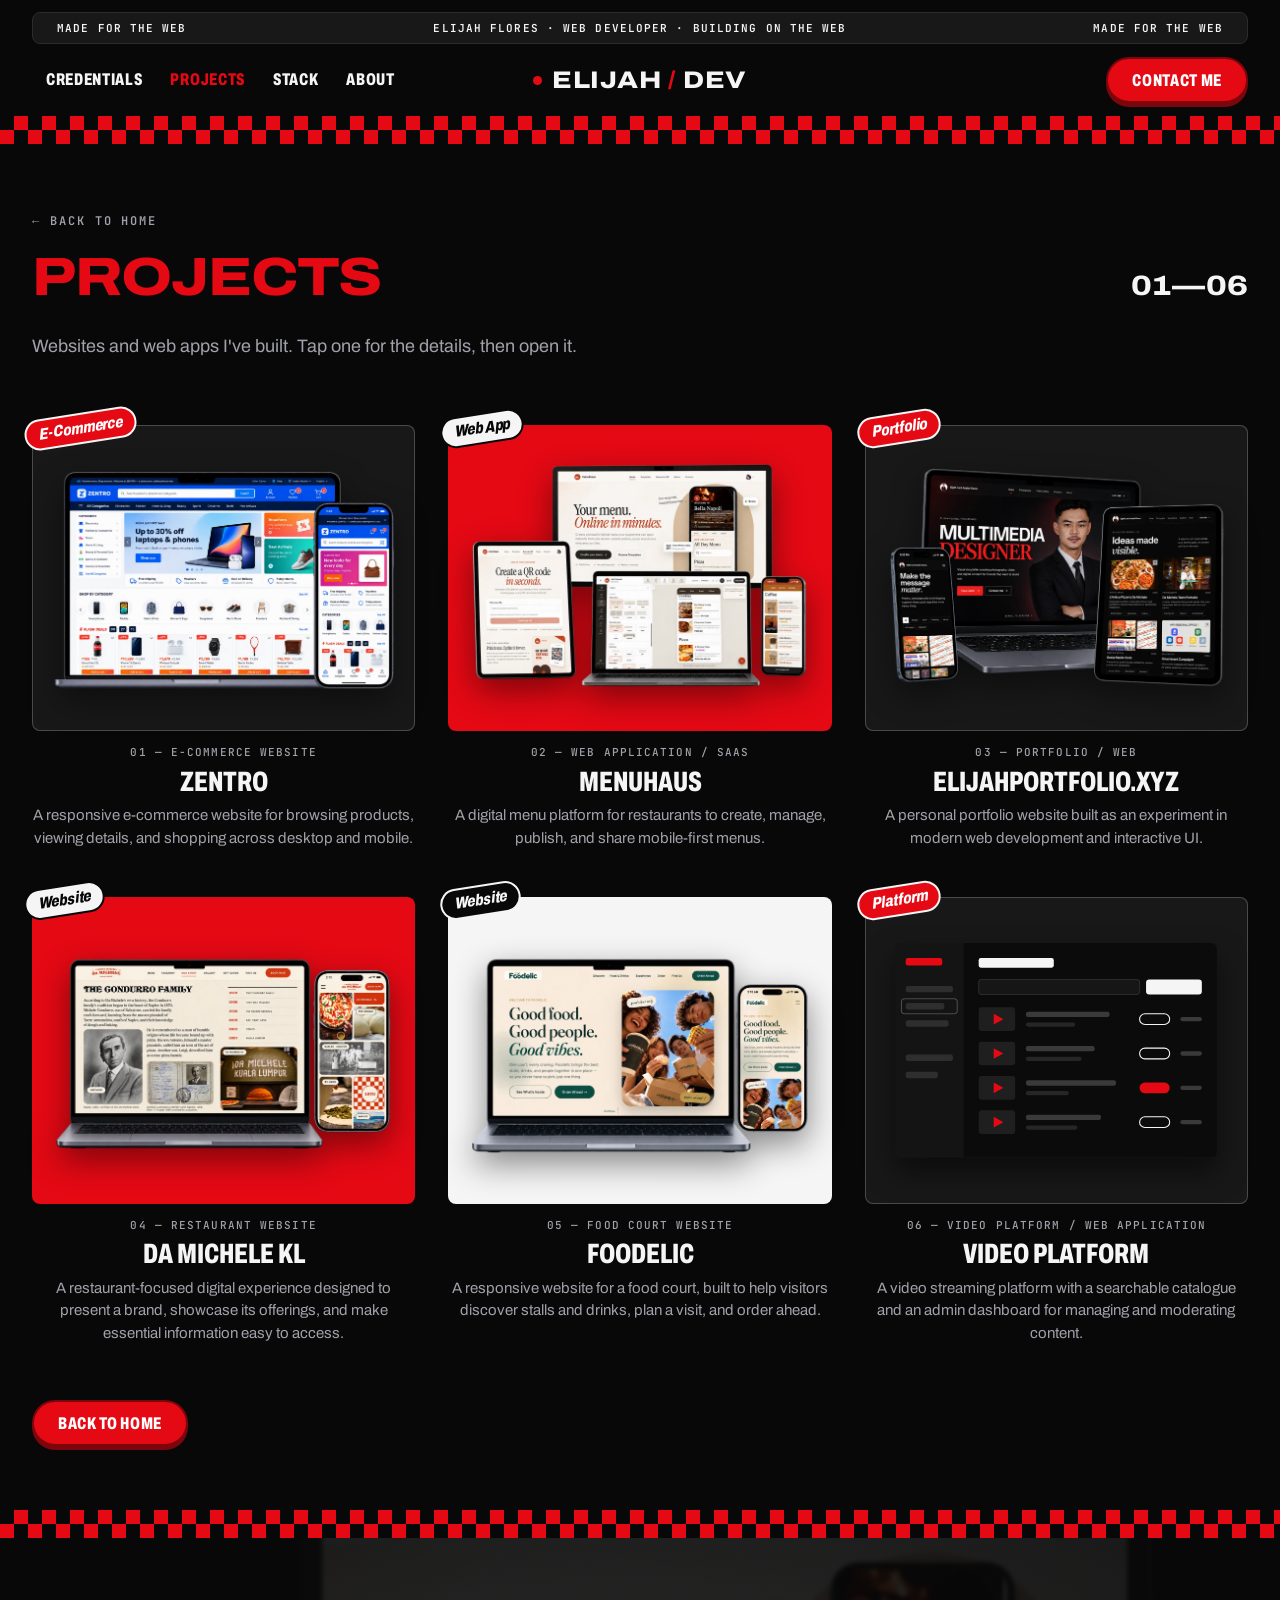
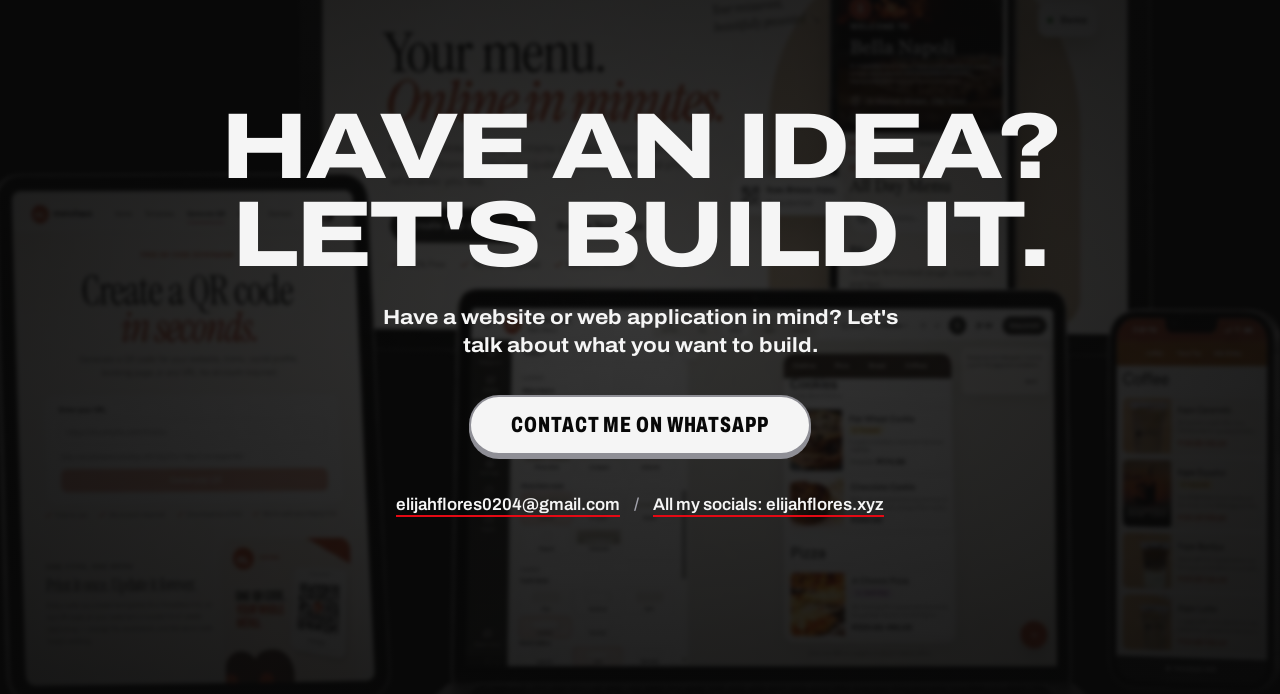
<file: web-development/projects.html>
<!DOCTYPE html>
<html lang="en">
<head>
  <meta charset="utf-8">
  <link rel="canonical" href="https://www.elijahflores.xyz/web-development/projects.html">
  <meta property="og:url" content="https://www.elijahflores.xyz/web-development/projects.html">
  <meta name="viewport" content="width=device-width, initial-scale=1">
  <title>Projects — Elijah Flores | ELIJAH / DEV</title>
  <meta name="description" content="Websites and web applications built by Elijah Flores: MenuHaus, Da Michele KL, Foodelic and more.">
  <meta name="author" content="Elijah Flores">
  <meta name="theme-color" content="#080808">
  <meta name="color-scheme" content="dark">

  <link rel="icon" href="assets/icons/favicon.svg" type="image/svg+xml">
  <link rel="preload" href="assets/fonts/archivo-var.woff2" as="font" type="font/woff2" crossorigin>
  <link rel="stylesheet" href="styles.css?v=20261023">
  <script>document.documentElement.classList.add('js');</script>
</head>
<body id="top">
  <a class="skip-link" href="#main">Skip to content</a>

  <!-- ============================== STATUS STRIP ============================== -->
  <div class="container">
    <p class="topbar">
      <span aria-hidden="true">MADE FOR THE WEB</span>
      <span>ELIJAH FLORES · WEB DEVELOPER · BUILDING ON THE WEB</span>
      <span aria-hidden="true">MADE FOR THE WEB</span>
    </p>
  </div>

  <!-- ============================== NAVIGATION ============================== -->
  <header class="nav" data-nav>
    <div class="container nav__inner">
      <div class="nav__left">
        <button class="nav__toggle" type="button" aria-expanded="false" aria-controls="nav-menu" data-nav-toggle>
          <span class="nav__toggle-icon" aria-hidden="true"></span>
          <span data-nav-toggle-label>Menu</span>
        </button>
        <nav class="nav__menu" id="nav-menu" aria-label="Primary" data-nav-menu>
          <a class="nav__link nav__link--home" href="index.html">Home</a>
          <a class="nav__link" href="credentials.html">Credentials</a>
          <a class="nav__link" href="projects.html" aria-current="page">Projects</a>
          <a class="nav__link" href="index.html#stack">Stack</a>
          <a class="nav__link" href="about.html">About</a>
        </nav>
      </div>

      <a class="brand" href="index.html" aria-label="ELIJAH / DEV — home">
        <span class="brand__dot" aria-hidden="true"></span>
        <span>ELIJAH <span class="brand__slash">/</span> DEV</span>
      </a>

      <a class="btn btn--red nav__cta" href="https://wa.me/639694589629" target="_blank" rel="noopener noreferrer" data-whatsapp>
        CONTACT<span class="nav__cta-extra">&nbsp;ME</span><span class="visually-hidden"> on WhatsApp (opens in a new tab)</span>
      </a>
    </div>
  </header>

  <div class="checker" aria-hidden="true"></div>

  <!-- Generated from one list; the PROJECTS carousel in index.html shows the same cards — keep both in step.
       Clicking a card opens its details (from its <template>) with a button to view the project. -->
  <main id="main" class="work container projects-page">
    <a class="creds-page__back" href="index.html#projects">← BACK TO HOME</a>
    <header class="work__head">
      <h1 class="display display--red">PROJECTS</h1>
      <p class="work__count" aria-hidden="true">01—06</p>
    </header>
    <p class="creds-page__intro">Websites and web apps I've built. Tap one for the details, then open it.</p>

    <ul class="cards cards--grid" role="list">
        <li class="card card--dark">
          <div class="card__tile card__tile--bare">
            <span class="sticker sticker--red">E-Commerce</span>
            <img src="assets/images/project-zentro.webp" alt="" width="1399" height="933" loading="lazy" decoding="async">
          </div>
          <p class="card__num">01 — E-COMMERCE WEBSITE</p>
          <h3 class="card__name"><button class="card__open" type="button" data-badge aria-haspopup="dialog">Zentro</button></h3>
          <p class="card__desc">A responsive e-commerce website for browsing products, viewing details, and shopping across desktop and mobile.</p>
          <template>
            <img class="badge-dialog__img badge-dialog__img--project badge-dialog__img--bare" src="assets/images/project-zentro.webp" alt="Screenshot of Zentro" width="1399" height="933">
            <p class="badge__meta">01 — E-COMMERCE WEBSITE</p>
            <h3 class="badge-dialog__title" id="badge-dialog-title">Zentro</h3>
            <p class="badge-dialog__text">A responsive e-commerce website for browsing products, viewing details, and shopping across desktop and mobile.</p>
            <ul class="tags" role="list"><li>Product catalogue</li><li>Product details</li><li>Mobile-first</li></ul>
            <a class="btn btn--red" href="https://zentro-chs.pages.dev" target="_blank" rel="noopener noreferrer">VIEW PROJECT<span class="visually-hidden"> (opens in a new tab)</span> <span aria-hidden="true">→</span></a>
          </template>
        </li>

        <li class="card card--red">
          <div class="card__tile card__tile--bare">
            <span class="sticker">Web App</span>
            <img src="assets/images/project-menuhaus.webp" alt="" width="1400" height="933" decoding="async">
          </div>
          <p class="card__num">02 — WEB APPLICATION / SAAS</p>
          <h3 class="card__name"><button class="card__open" type="button" data-badge aria-haspopup="dialog">MenuHaus</button></h3>
          <p class="card__desc">A digital menu platform for restaurants to create, manage, publish, and share mobile-first menus.</p>
          <template>
            <img class="badge-dialog__img badge-dialog__img--project badge-dialog__img--bare" src="assets/images/project-menuhaus.webp" alt="Screenshot of MenuHaus" width="1400" height="933">
            <p class="badge__meta">02 — WEB APPLICATION / SAAS</p>
            <h3 class="badge-dialog__title" id="badge-dialog-title">MenuHaus</h3>
            <p class="badge-dialog__text">A digital menu platform for restaurants to create, manage, publish, and share mobile-first menus.</p>
            <ul class="tags" role="list"><li>User accounts</li><li>Payments</li><li>Analytics</li><li>QR codes</li></ul>
            <a class="btn btn--red" href="https://menuhaus.click" target="_blank" rel="noopener noreferrer">VIEW PROJECT<span class="visually-hidden"> (opens in a new tab)</span> <span aria-hidden="true">→</span></a>
          </template>
        </li>


        <li class="card card--dark">
          <div class="card__tile card__tile--bare">
            <span class="sticker sticker--red">Portfolio</span>
            <img src="assets/images/project-elijahportfolio.webp" alt="" width="1400" height="933" decoding="async">
          </div>
          <p class="card__num">03 — PORTFOLIO / WEB</p>
          <h3 class="card__name"><button class="card__open" type="button" data-badge aria-haspopup="dialog">elijahportfolio.xyz</button></h3>
          <p class="card__desc">A personal portfolio website built as an experiment in modern web development and interactive UI.</p>
          <template>
            <img class="badge-dialog__img badge-dialog__img--project badge-dialog__img--bare" src="assets/images/project-elijahportfolio.webp" alt="Screenshot of elijahportfolio.xyz" width="1400" height="933">
            <p class="badge__meta">03 — PORTFOLIO / WEB</p>
            <h3 class="badge-dialog__title" id="badge-dialog-title">elijahportfolio.xyz</h3>
            <p class="badge-dialog__text">A personal portfolio website built as an experiment in modern web development and interactive UI.</p>
            <ul class="tags" role="list"><li>Interactive UI</li><li>Animation</li><li>Performance</li></ul>
            <a class="btn btn--red" href="https://elijahportfolio.xyz" target="_blank" rel="noopener noreferrer">VIEW PROJECT<span class="visually-hidden"> (opens in a new tab)</span> <span aria-hidden="true">→</span></a>
          </template>
        </li>

        <li class="card card--red">
          <div class="card__tile card__tile--bare">
            <span class="sticker">Website</span>
            <img src="assets/images/project-damichele.webp" alt="" width="1400" height="933" loading="lazy" decoding="async">
          </div>
          <p class="card__num">04 — RESTAURANT WEBSITE</p>
          <h3 class="card__name"><button class="card__open" type="button" data-badge aria-haspopup="dialog">Da Michele KL</button></h3>
          <p class="card__desc">A restaurant-focused digital experience designed to present a brand, showcase its offerings, and make essential information easy to access.</p>
          <template>
            <img class="badge-dialog__img badge-dialog__img--project badge-dialog__img--bare" src="assets/images/project-damichele.webp" alt="Screenshot of Da Michele KL" width="1400" height="933">
            <p class="badge__meta">04 — RESTAURANT WEBSITE</p>
            <h3 class="badge-dialog__title" id="badge-dialog-title">Da Michele KL</h3>
            <p class="badge-dialog__text">A restaurant-focused digital experience designed to present a brand, showcase its offerings, and make essential information easy to access.</p>
            <ul class="tags" role="list"><li>Brand showcase</li><li>Menu &amp; offerings</li><li>Contact info</li></ul>
            <a class="btn btn--red" href="https://damichele-kl.pages.dev/" target="_blank" rel="noopener noreferrer">VIEW PROJECT<span class="visually-hidden"> (opens in a new tab)</span> <span aria-hidden="true">→</span></a>
          </template>
        </li>

        <li class="card card--light">
          <div class="card__tile card__tile--bare">
            <span class="sticker sticker--dark">Website</span>
            <img src="assets/images/project-foodelic.webp" alt="" width="1400" height="933" loading="lazy" decoding="async">
          </div>
          <p class="card__num">05 — FOOD COURT WEBSITE</p>
          <h3 class="card__name"><button class="card__open" type="button" data-badge aria-haspopup="dialog">Foodelic</button></h3>
          <p class="card__desc">A responsive website for a food court, built to help visitors discover stalls and drinks, plan a visit, and order ahead.</p>
          <template>
            <img class="badge-dialog__img badge-dialog__img--project badge-dialog__img--bare" src="assets/images/project-foodelic.webp" alt="Screenshot of Foodelic" width="1400" height="933">
            <p class="badge__meta">05 — FOOD COURT WEBSITE</p>
            <h3 class="badge-dialog__title" id="badge-dialog-title">Foodelic</h3>
            <p class="badge-dialog__text">A responsive website for a food court, built to help visitors discover stalls and drinks, plan a visit, and order ahead.</p>
            <ul class="tags" role="list"><li>Stall &amp; drink discovery</li><li>Visit planning</li><li>Order ahead</li></ul>
            <a class="btn btn--red" href="https://site-x.github.io/Foodelic-draft/" target="_blank" rel="noopener noreferrer">VIEW PROJECT<span class="visually-hidden"> (opens in a new tab)</span> <span aria-hidden="true">→</span></a>
          </template>
        </li>

        <!-- No public link or screenshots for this one: the preview is an abstract illustration. -->
        <li class="card card--dark">
          <div class="card__tile">
            <span class="sticker sticker--red">Platform</span>
            <svg class="card__art" viewBox="0 0 300 200" role="img" aria-label="Abstract illustration of a video platform admin dashboard">
              <rect width="300" height="200" fill="#0b0b0b"/>
              <rect width="64" height="200" fill="#141414"/>
              <rect x="10" y="14" width="34" height="7" rx="2" fill="#e50914"/>
              <g fill="#2e2e2e"><rect x="10" y="40" width="44" height="6" rx="2"/><rect x="10" y="56" width="36" height="6" rx="2"/><rect x="10" y="72" width="40" height="6" rx="2"/><rect x="10" y="104" width="44" height="6" rx="2"/><rect x="10" y="120" width="30" height="6" rx="2"/></g>
              <rect x="6" y="52" width="52" height="14" rx="3" fill="none" stroke="#4a4a4a"/>
              <rect x="78" y="14" width="70" height="9" rx="2" fill="#f5f5f5"/>
              <rect x="78" y="34" width="150" height="14" rx="3" fill="#161616" stroke="#2b2b2b"/>
              <rect x="234" y="34" width="52" height="14" rx="3" fill="#f5f5f5"/>
              <g>
                <g transform="translate(78 60)"><rect width="34" height="22" rx="3" fill="#1f1f1f"/><path d="M14 6l9 5-9 5z" fill="#e50914"/><rect x="44" y="4" width="78" height="5" rx="2" fill="#3a3a3a"/><rect x="44" y="14" width="46" height="4" rx="2" fill="#262626"/><rect x="150" y="6" width="28" height="10" rx="5" fill="none" stroke="#f5f5f5"/><rect x="188" y="9" width="20" height="4" rx="2" fill="#3a3a3a"/></g>
                <g transform="translate(78 92)"><rect width="34" height="22" rx="3" fill="#1f1f1f"/><path d="M14 6l9 5-9 5z" fill="#e50914"/><rect x="44" y="4" width="64" height="5" rx="2" fill="#3a3a3a"/><rect x="44" y="14" width="52" height="4" rx="2" fill="#262626"/><rect x="150" y="6" width="28" height="10" rx="5" fill="none" stroke="#f5f5f5"/><rect x="188" y="9" width="20" height="4" rx="2" fill="#3a3a3a"/></g>
                <g transform="translate(78 124)"><rect width="34" height="22" rx="3" fill="#1f1f1f"/><path d="M14 6l9 5-9 5z" fill="#e50914"/><rect x="44" y="4" width="84" height="5" rx="2" fill="#3a3a3a"/><rect x="44" y="14" width="40" height="4" rx="2" fill="#262626"/><rect x="150" y="6" width="28" height="10" rx="5" fill="#e50914"/><rect x="188" y="9" width="20" height="4" rx="2" fill="#3a3a3a"/></g>
                <g transform="translate(78 156)"><rect width="34" height="22" rx="3" fill="#1f1f1f"/><path d="M14 6l9 5-9 5z" fill="#e50914"/><rect x="44" y="4" width="70" height="5" rx="2" fill="#3a3a3a"/><rect x="44" y="14" width="48" height="4" rx="2" fill="#262626"/><rect x="150" y="6" width="28" height="10" rx="5" fill="none" stroke="#f5f5f5"/><rect x="188" y="9" width="20" height="4" rx="2" fill="#3a3a3a"/></g>
              </g>
            </svg>
          </div>
          <p class="card__num">06 — VIDEO PLATFORM / WEB APPLICATION</p>
          <h3 class="card__name"><button class="card__open" type="button" data-badge aria-haspopup="dialog">Video Platform</button></h3>
          <p class="card__desc">A video streaming platform with a searchable catalogue and an admin dashboard for managing and moderating content.</p>
          <template>
            <svg class="badge-dialog__img badge-dialog__img--project badge-dialog__art" viewBox="0 0 300 200" role="img" aria-label="Abstract illustration of a video platform admin dashboard">
  <rect width="300" height="200" fill="#0b0b0b"/>
  <rect width="64" height="200" fill="#141414"/>
  <rect x="10" y="14" width="34" height="7" rx="2" fill="#e50914"/>
  <g fill="#2e2e2e"><rect x="10" y="40" width="44" height="6" rx="2"/><rect x="10" y="56" width="36" height="6" rx="2"/><rect x="10" y="72" width="40" height="6" rx="2"/><rect x="10" y="104" width="44" height="6" rx="2"/><rect x="10" y="120" width="30" height="6" rx="2"/></g>
  <rect x="6" y="52" width="52" height="14" rx="3" fill="none" stroke="#4a4a4a"/>
  <rect x="78" y="14" width="70" height="9" rx="2" fill="#f5f5f5"/>
  <rect x="78" y="34" width="150" height="14" rx="3" fill="#161616" stroke="#2b2b2b"/>
  <rect x="234" y="34" width="52" height="14" rx="3" fill="#f5f5f5"/>
  <g>
    <g transform="translate(78 60)"><rect width="34" height="22" rx="3" fill="#1f1f1f"/><path d="M14 6l9 5-9 5z" fill="#e50914"/><rect x="44" y="4" width="78" height="5" rx="2" fill="#3a3a3a"/><rect x="44" y="14" width="46" height="4" rx="2" fill="#262626"/><rect x="150" y="6" width="28" height="10" rx="5" fill="none" stroke="#f5f5f5"/><rect x="188" y="9" width="20" height="4" rx="2" fill="#3a3a3a"/></g>
    <g transform="translate(78 92)"><rect width="34" height="22" rx="3" fill="#1f1f1f"/><path d="M14 6l9 5-9 5z" fill="#e50914"/><rect x="44" y="4" width="64" height="5" rx="2" fill="#3a3a3a"/><rect x="44" y="14" width="52" height="4" rx="2" fill="#262626"/><rect x="150" y="6" width="28" height="10" rx="5" fill="none" stroke="#f5f5f5"/><rect x="188" y="9" width="20" height="4" rx="2" fill="#3a3a3a"/></g>
    <g transform="translate(78 124)"><rect width="34" height="22" rx="3" fill="#1f1f1f"/><path d="M14 6l9 5-9 5z" fill="#e50914"/><rect x="44" y="4" width="84" height="5" rx="2" fill="#3a3a3a"/><rect x="44" y="14" width="40" height="4" rx="2" fill="#262626"/><rect x="150" y="6" width="28" height="10" rx="5" fill="#e50914"/><rect x="188" y="9" width="20" height="4" rx="2" fill="#3a3a3a"/></g>
    <g transform="translate(78 156)"><rect width="34" height="22" rx="3" fill="#1f1f1f"/><path d="M14 6l9 5-9 5z" fill="#e50914"/><rect x="44" y="4" width="70" height="5" rx="2" fill="#3a3a3a"/><rect x="44" y="14" width="48" height="4" rx="2" fill="#262626"/><rect x="150" y="6" width="28" height="10" rx="5" fill="none" stroke="#f5f5f5"/><rect x="188" y="9" width="20" height="4" rx="2" fill="#3a3a3a"/></g>
  </g>
</svg>
            <p class="badge__meta">06 — VIDEO PLATFORM / WEB APPLICATION</p>
            <h3 class="badge-dialog__title" id="badge-dialog-title">Video Platform</h3>
            <p class="badge-dialog__text">A video streaming platform with a searchable catalogue and an admin dashboard for managing and moderating content.</p>
            <ul class="tags" role="list"><li>Catalogue &amp; search</li><li>Admin dashboard</li><li>Moderation queue</li></ul>
            <a class="btn btn--red" href="https://wa.me/639694589629" target="_blank" rel="noopener noreferrer" data-whatsapp>ASK ABOUT THIS PROJECT<span class="visually-hidden"> (opens in a new tab)</span> <span aria-hidden="true">→</span></a>
          </template>
        </li>
    </ul>

    <a class="btn btn--red projects__more" href="index.html">BACK TO HOME</a>
  </main>

  <div class="checker" aria-hidden="true"></div>

    <!-- ============================== CONTACT ============================== -->
    <section class="contact" id="contact" aria-labelledby="contact-title">
      <img class="contact__bg" src="assets/images/project-menuhaus.webp" alt="" width="1400" height="933" loading="lazy" decoding="async">
      <div class="container contact__inner reveal">
        <h2 class="contact__title" id="contact-title">
          <span>HAVE AN IDEA?</span>
          <span>LET'S BUILD IT.</span>
        </h2>
        <p class="contact__lead">Have a website or web application in mind? Let's talk about what you want to build.</p>
        <a class="btn btn--light btn--xl" href="https://wa.me/639694589629" target="_blank" rel="noopener noreferrer" data-whatsapp>
          CONTACT ME ON WHATSAPP<span class="visually-hidden"> (opens in a new tab)</span>
        </a>

        <!-- Plain links. The addresses are also set from CONFIG in script.js. -->
        <p class="contact__links">
          <a href="mailto:elijahflores0204@gmail.com" data-email-link>elijahflores0204@gmail.com</a>
          <span aria-hidden="true">/</span>
          <a href="https://elijahflores.xyz" target="_blank" rel="noopener noreferrer" data-socials-link>All my socials: elijahflores.xyz<span class="visually-hidden"> (opens in a new tab)</span></a>
        </p>
      </div>
    </section>

  <dialog class="badge-dialog" data-badge-dialog aria-labelledby="badge-dialog-title">
    <button class="badge-dialog__close" type="button" data-badge-close aria-label="Close"><span aria-hidden="true">×</span></button>
    <div class="badge-dialog__body" data-badge-body></div>
  </dialog>

  <script src="script.js?v=20261023" defer onerror="document.documentElement.classList.remove('js')"></script>
</body>
</html>
</file>
<file: style.css>
:root {
    --void: #030309;
    --void-2: #090913;
    --ink: #0d0d12;
    --panel: rgba(13, 14, 22, 0.72);
    --panel-strong: rgba(5, 6, 12, 0.88);
    --chrome: #f8fbff;
    --muted: rgba(248, 251, 255, 0.64);
    --faint: rgba(248, 251, 255, 0.16);
    --red: #3b82f6;
    --red-rgb: 59, 130, 246;
    --electric-rgb: 147, 197, 253;
    --cyan-rgb: 56, 189, 248;
    --accent2: #6366f1;
    --bg-a: #04060c;
    --bg-b: #0a0f1c;
    --bg-c: #101a30;
    --emblem-fx: none;
    --red-dark: #8f061d;
    --electric: #93c5fd;
    --cyan: #38bdf8;
    --violet: #aa55ff;
    --radius: 8px;
    --shadow-red: 0 0 28px rgba(var(--red-rgb), 0.34);
    --shadow-electric: 0 0 28px rgba(var(--electric-rgb), 0.28);
}

* {
    margin: 0;
    padding: 0;
    box-sizing: border-box;
}

html {
    color-scheme: dark;
    scroll-behavior: smooth;
}

body {
    min-height: 100vh;
    overflow-x: hidden;
    background: var(--void);
    color: var(--chrome);
    font-family: Inter, ui-sans-serif, system-ui, -apple-system, BlinkMacSystemFont, "Segoe UI", sans-serif;
}

body.is-loading {
    cursor: progress;
}

body::before {
    content: "";
    position: fixed;
    inset: 0;
    z-index: 30;
    pointer-events: none;
    background: linear-gradient(rgba(255, 255, 255, 0.035) 50%, rgba(0, 0, 0, 0.06) 50%);
    background-size: 100% 4px;
    mix-blend-mode: overlay;
    opacity: 0.38;
}

body::after {
    content: "";
    position: fixed;
    inset: 0;
    z-index: 31;
    pointer-events: none;
    background: radial-gradient(circle at var(--cursor-x, 50%) var(--cursor-y, 20%), rgba(var(--electric-rgb), 0.16), transparent 18rem);
    opacity: 0.85;
}

button,
input,
a {
    font: inherit;
}

a {
    color: inherit;
}

.space-background {
    position: fixed;
    inset: 0;
    z-index: -4;
    overflow: hidden;
    background:
        radial-gradient(circle at 50% -10%, rgba(var(--red-rgb), 0.34), transparent 28rem),
        radial-gradient(circle at 15% 18%, rgba(var(--cyan-rgb), 0.2), transparent 22rem),
        radial-gradient(circle at 84% 22%, rgba(var(--electric-rgb), 0.16), transparent 20rem),
        linear-gradient(155deg, var(--bg-a) 0%, var(--bg-b) 45%, var(--bg-c) 100%);
}

.city-glow {
    position: absolute;
    inset: auto -8rem -10rem -8rem;
    height: 45vh;
    background:
        linear-gradient(90deg, transparent 0 7%, rgba(var(--red-rgb), 0.24) 7% 8%, transparent 8% 14%, rgba(var(--cyan-rgb), 0.2) 14% 15%, transparent 15% 26%, rgba(var(--electric-rgb), 0.16) 26% 27%, transparent 27% 100%),
        linear-gradient(180deg, transparent, rgba(var(--red-rgb), 0.2) 45%, rgba(0, 0, 0, 0.78));
    clip-path: polygon(0 48%, 8% 45%, 8% 30%, 14% 30%, 14% 53%, 22% 50%, 22% 34%, 29% 34%, 29% 42%, 36% 42%, 36% 22%, 43% 22%, 43% 55%, 51% 46%, 51% 18%, 58% 18%, 58% 42%, 66% 42%, 66% 27%, 73% 27%, 73% 54%, 81% 48%, 81% 32%, 89% 32%, 89% 46%, 100% 44%, 100% 100%, 0 100%);
    filter: blur(1px);
    opacity: 0.52;
}

.halftone {
    position: absolute;
    inset: 0;
    background-image: radial-gradient(circle, rgba(255, 255, 255, 0.18) 1px, transparent 1.4px);
    background-size: 14px 14px;
    opacity: 0.15;
    mask-image: radial-gradient(circle at 50% 20%, #000 0 22rem, transparent 60rem);
}

.web-grid {
    position: absolute;
    inset: -20%;
    background:
        repeating-linear-gradient(32deg, transparent 0 88px, rgba(255, 255, 255, 0.075) 89px, transparent 90px),
        repeating-linear-gradient(148deg, transparent 0 92px, rgba(var(--red-rgb), 0.09) 93px, transparent 94px);
    transform: rotate(-5deg);
    opacity: 0.35;
    animation: webDrift 22s linear infinite;
}

.starfield {
    position: absolute;
    inset: 0;
    background-image:
        radial-gradient(circle, rgba(255, 255, 255, 0.8) 0 1px, transparent 1.5px),
        radial-gradient(circle, rgba(var(--red-rgb), 0.7) 0 1px, transparent 1.6px);
    background-size: 180px 180px, 260px 260px;
    background-position: 0 0, 70px 110px;
    opacity: 0.2;
    animation: starSwim 85s linear infinite;
}

#web-canvas {
    position: fixed;
    inset: 0;
    width: 100vw;
    height: 100vh;
    z-index: -1;
    pointer-events: none;
}

.binary-stream {
    position: fixed;
    inset: 0;
    z-index: -2;
    overflow: hidden;
    pointer-events: none;
}

.binary-unit {
    position: absolute;
    color: var(--electric);
    font-family: ui-monospace, SFMono-Regular, Consolas, "Liberation Mono", monospace;
    font-weight: 800;
    text-shadow: 0 0 16px rgba(var(--electric-rgb), 0.75);
    opacity: 0;
    animation: driftFall linear forwards;
}

.electric-spark {
    position: fixed;
    z-index: 40;
    width: 9px;
    height: 9px;
    border-radius: 999px;
    pointer-events: none;
    background: var(--electric);
    box-shadow: 0 0 14px var(--electric), 0 0 28px rgba(var(--red-rgb), 0.7);
    transform: translate(-50%, -50%);
    animation: sparkPop 720ms ease-out forwards;
}

.container {
    position: relative;
    z-index: 10;
    width: min(100%, 456px);
    margin: 0 auto;
    padding: 34px 18px 42px;
    animation: cameraDrop 900ms cubic-bezier(0.16, 1, 0.3, 1) both;
}

.profile {
    position: relative;
    margin-bottom: 20px;
    padding: 22px 18px 20px;
    text-align: center;
    background:
        linear-gradient(135deg, rgba(255, 255, 255, 0.1), transparent 24%),
        linear-gradient(180deg, rgba(255, 255, 255, 0.08), rgba(255, 255, 255, 0.025));
    border: 1px solid rgba(255, 255, 255, 0.14);
    border-radius: var(--radius);
    box-shadow: 0 24px 70px rgba(0, 0, 0, 0.48), inset 0 0 0 1px rgba(var(--red-rgb), 0.12);
    backdrop-filter: blur(18px);
    overflow: hidden;
    animation: cinematicRise 900ms 90ms cubic-bezier(0.16, 1, 0.3, 1) both;
}

.profile::before,
.profile::after {
    content: "";
    position: absolute;
    inset: 0;
    pointer-events: none;
}

.profile::before {
    background:
        linear-gradient(115deg, transparent 0 28%, rgba(var(--electric-rgb), 0.18) 30%, transparent 34% 100%),
        repeating-linear-gradient(90deg, transparent 0 22px, rgba(255, 255, 255, 0.045) 23px, transparent 24px);
    mix-blend-mode: screen;
    opacity: 0.46;
}

.profile::after {
    border: 1px solid rgba(var(--red-rgb), 0.42);
    clip-path: polygon(0 0, 34% 0, 34% 1px, 66% 1px, 66% 0, 100% 0, 100% 100%, 70% 100%, 70% calc(100% - 1px), 28% calc(100% - 1px), 28% 100%, 0 100%);
}

.signal-pill {
    position: relative;
    z-index: 1;
    display: inline-flex;
    align-items: center;
    gap: 8px;
    margin-bottom: 16px;
    padding: 8px 11px;
    border: 1px solid rgba(var(--electric-rgb), 0.28);
    border-radius: 999px;
    background: rgba(var(--electric-rgb), 0.08);
    color: var(--electric);
    font-size: 0.68rem;
    font-weight: 800;
    letter-spacing: 0.14em;
    text-transform: uppercase;
}

.pulse-dot {
    width: 8px;
    height: 8px;
    border-radius: 999px;
    background: var(--electric);
    box-shadow: 0 0 14px var(--electric);
    animation: pulse 1.4s ease-in-out infinite;
}

.profile-frame {
    position: relative;
    z-index: 1;
    width: 132px;
    height: 132px;
    margin: 0 auto 18px;
    padding: 4px;
    border-radius: 30% 12% 30% 12%;
    background:
        conic-gradient(from 140deg, var(--red), var(--electric), var(--cyan), var(--red)),
        linear-gradient(#000, #000);
    box-shadow: var(--shadow-red), 0 0 0 8px rgba(255, 255, 255, 0.035);
    animation: profileCharge 5s ease-in-out infinite;
}

.profile-frame::before {
    content: "";
    position: absolute;
    inset: -12px;
    z-index: 0;
    border: 1px solid rgba(255, 255, 255, 0.14);
    border-radius: 32% 14% 32% 14%;
    transform: rotate(-4deg);
}

.music-visualizer {
    position: absolute;
    inset: -6px -18px -20px;
    z-index: 0;
    display: flex;
    align-items: flex-end;
    justify-content: space-between;
    gap: 3px;
    pointer-events: none;
    opacity: 0.5;
    transition: opacity 240ms ease;
}

.music-visualizer span {
    flex: 1 1 0;
    height: 100%;
    border-radius: 3px 3px 0 0;
    background: linear-gradient(180deg, var(--red), var(--electric));
    box-shadow: 0 0 10px rgba(var(--electric-rgb), 0.5);
    transform-origin: 50% 100%;
    transform: scaleY(0.12);
    animation: visualizerIdle 1.8s ease-in-out infinite;
    animation-delay: calc(var(--i, 0) * -70ms);
}

body.music-playing .music-visualizer { opacity: 0.85; }
body.music-playing .music-visualizer span { animation-name: visualizerPulse; animation-duration: 760ms; }

.profile-img {
    position: relative;
    z-index: 2;
    display: block;
    width: 100%;
    height: 100%;
    object-fit: cover;
    object-position: 50% 24%;
    border-radius: inherit;
    filter: contrast(1.08) saturate(1.05);
}

h1 {
    position: relative;
    z-index: 1;
    margin-bottom: 8px;
    color: var(--chrome);
    font-size: 1.95rem;
    line-height: 0.92;
    font-weight: 950;
    letter-spacing: 0;
    text-transform: uppercase;
    text-wrap: balance;
}

.glitch::before,
.glitch::after {
    content: attr(data-text);
    position: absolute;
    inset: 0;
    pointer-events: none;
    opacity: 0.72;
}

.glitch::before {
    color: var(--cyan);
    z-index: -1;
    clip-path: inset(0 0 55% 0);
    transform: translate(-2px, -1px);
    animation: glitchShift 2.6s infinite steps(2, end);
}

.glitch::after {
    color: var(--red);
    z-index: -2;
    clip-path: inset(48% 0 0 0);
    transform: translate(2px, 1px);
    animation: glitchShift 3.2s infinite reverse steps(2, end);
}

.tagline {
    position: relative;
    z-index: 1;
    margin-bottom: 15px;
    color: var(--muted);
    font-size: 0.72rem;
    font-weight: 800;
    letter-spacing: 0.2em;
    text-transform: uppercase;
}

.profile-stats {
    position: relative;
    z-index: 1;
    display: grid;
    grid-template-columns: repeat(3, 1fr);
    gap: 8px;
    margin-bottom: 12px;
}

.profile-stats span {
    min-width: 0;
    padding: 9px 6px;
    border: 1px solid rgba(255, 255, 255, 0.12);
    background: rgba(0, 0, 0, 0.32);
    color: var(--chrome);
    font-size: 0.68rem;
    font-weight: 850;
    letter-spacing: 0.1em;
    text-transform: uppercase;
}

.section-kicker {
    position: absolute;
    top: 12px;
    left: 12px;
    right: 12px;
    z-index: 12;
    display: flex;
    align-items: center;
    gap: 10px;
    color: var(--electric);
    font-size: 0.66rem;
    font-weight: 900;
    letter-spacing: 0.18em;
    text-transform: uppercase;
    text-shadow: 0 0 16px rgba(var(--electric-rgb), 0.7);
}

.live-wire {
    flex: 1;
    height: 1px;
    background: linear-gradient(90deg, var(--electric), rgba(var(--red-rgb), 0.2), transparent);
    box-shadow: 0 0 16px rgba(var(--electric-rgb), 0.75);
}

.slideshow-container {
    position: relative;
    width: 100%;
    aspect-ratio: 1 / 1.08;
    margin-bottom: 16px;
    overflow: hidden;
    border: 1px solid rgba(255, 255, 255, 0.15);
    border-radius: var(--radius);
    background: var(--panel-strong);
    box-shadow: 0 24px 70px rgba(0, 0, 0, 0.52), var(--shadow-red);
    isolation: isolate;
    animation: cinematicRise 900ms 220ms cubic-bezier(0.16, 1, 0.3, 1) both;
}

.slideshow-container::before {
    content: "";
    position: absolute;
    inset: 0;
    z-index: 4;
    pointer-events: none;
    background:
        linear-gradient(180deg, rgba(0, 0, 0, 0.38), transparent 28%, rgba(0, 0, 0, 0.82)),
        repeating-linear-gradient(0deg, transparent 0 17px, rgba(255, 255, 255, 0.035) 18px, transparent 19px);
}

.slideshow-container::after {
    content: "";
    position: absolute;
    inset: 0;
    z-index: 5;
    pointer-events: none;
    border: 1px solid rgba(var(--red-rgb), 0.35);
    box-shadow: inset 0 0 34px rgba(var(--red-rgb), 0.16);
}

.slider-wrapper,
.slide,
.slide picture {
    position: relative;
    width: 100%;
    height: 100%;
}

.slide picture {
    display: block;
}

.slide {
    position: absolute;
    inset: 0;
    opacity: 0;
    transform: scale(1.06) skewX(-0.6deg);
    transition: opacity 650ms ease, transform 900ms ease;
}

.slide.active {
    opacity: 1;
    transform: scale(1) skewX(0);
}

.slide img {
    display: block;
    width: 100%;
    height: 100%;
    object-fit: cover;
    opacity: 0;
    filter: saturate(1.1) contrast(1.04);
    transition: opacity 420ms ease, filter 420ms ease;
}

.slide img.is-loaded {
    opacity: 1;
}

.slide-caption {
    position: absolute;
    left: 12px;
    right: 12px;
    bottom: 42px;
    z-index: 8;
    width: auto;
    padding: 13px 14px;
    border-left: 3px solid var(--electric);
    border-radius: 0 var(--radius) var(--radius) 0;
    background:
        linear-gradient(90deg, rgba(0, 0, 0, 0.9), rgba(7, 8, 13, 0.78) 65%, rgba(0, 0, 0, 0.2)),
        repeating-linear-gradient(135deg, transparent 0 10px, rgba(255, 255, 255, 0.04) 11px, transparent 12px);
    color: var(--chrome);
    font-size: 0.72rem;
    font-weight: 900;
    letter-spacing: 0.16em;
    text-align: left;
    text-shadow: 0 2px 10px rgba(0, 0, 0, 0.96);
    text-transform: uppercase;
    backdrop-filter: blur(10px);
    box-shadow: 0 10px 26px rgba(0, 0, 0, 0.35);
}

.slider-btn {
    position: absolute;
    top: 50%;
    z-index: 16;
    display: grid;
    place-items: center;
    width: 40px;
    height: 48px;
    border: 1px solid rgba(255, 255, 255, 0.14);
    background: rgba(0, 0, 0, 0.62);
    color: var(--chrome);
    cursor: pointer;
    transition: transform 180ms ease, background 180ms ease, color 180ms ease, border-color 180ms ease;
    backdrop-filter: blur(14px);
}

.slider-btn:focus-visible {
    border-color: rgba(var(--electric-rgb), 0.8);
    background: var(--electric);
    color: #111;
    outline: none;
}

.slider-btn:active {
    transform: translateY(-50%) scale(0.94);
}

.prev {
    left: 10px;
    transform: translateY(-50%);
}

.next {
    right: 10px;
    transform: translateY(-50%);
}

.slider-dots {
    position: absolute;
    bottom: 14px;
    left: 50%;
    z-index: 18;
    display: flex;
    gap: 8px;
    transform: translateX(-50%);
}

.dot {
    width: 8px;
    height: 8px;
    border: 0;
    border-radius: 999px;
    background: rgba(255, 255, 255, 0.34);
    cursor: pointer;
    transition: width 240ms ease, background 240ms ease, box-shadow 240ms ease;
}

.dot:focus-visible {
    background: var(--cyan);
    outline: none;
}

.dot.active {
    width: 26px;
    background: var(--electric);
    box-shadow: 0 0 16px rgba(var(--electric-rgb), 0.85);
}

.link-grid {
    display: flex;
    flex-direction: column;
    gap: 10px;
}

.universal-btn,
.social-chip {
    position: relative;
    align-items: center;
    overflow: hidden;
    border: 1px solid rgba(255, 255, 255, 0.13);
    border-radius: var(--radius);
    background:
        linear-gradient(135deg, rgba(var(--red-rgb), 0.13), transparent 34%),
        linear-gradient(180deg, rgba(255, 255, 255, 0.07), rgba(255, 255, 255, 0.025)),
        rgba(5, 6, 12, 0.86);
    color: var(--chrome);
    text-decoration: none;
    box-shadow: 0 16px 34px rgba(0, 0, 0, 0.24);
    backdrop-filter: blur(16px);
    transition: transform 220ms ease, border-color 220ms ease, box-shadow 220ms ease, background 220ms ease;
    will-change: transform;
    animation: linkStagger 700ms cubic-bezier(0.16, 1, 0.3, 1) both;
}

.universal-btn {
    display: flex;
    justify-content: space-between;
    min-height: 62px;
    padding: 11px 13px;
}

.universal-btn:nth-child(1) {
    animation-delay: 340ms;
}

.universal-btn:nth-child(2) {
    animation-delay: 420ms;
}

.contact-grid .universal-btn {
    animation-delay: 660ms;
}

.universal-btn::before {
    content: "";
    position: absolute;
    inset: 0;
    opacity: 0;
    background:
        linear-gradient(90deg, transparent, rgba(var(--electric-rgb), 0.16), transparent),
        repeating-linear-gradient(135deg, transparent 0 12px, rgba(255, 255, 255, 0.045) 13px, transparent 14px);
    transition: opacity 220ms ease;
}

.btn-content {
    position: relative;
    z-index: 2;
    display: flex;
    align-items: center;
    min-width: 0;
    gap: 12px;
}

.btn-content i {
    display: grid;
    place-items: center;
    flex: 0 0 38px;
    width: 38px;
    height: 38px;
    border: 1px solid rgba(var(--electric-rgb), 0.34);
    border-radius: 7px;
    background: rgba(var(--electric-rgb), 0.1);
    color: var(--electric);
    font-size: 1rem;
    box-shadow: inset 0 0 18px rgba(var(--electric-rgb), 0.06);
}

.btn-content span {
    min-width: 0;
    overflow-wrap: anywhere;
    color: var(--chrome);
    font-size: 0.84rem;
    font-weight: 900;
    letter-spacing: 0.1em;
    line-height: 1.25;
    text-align: left;
    text-transform: uppercase;
}

.btn-arrow {
    position: relative;
    z-index: 2;
    flex: 0 0 auto;
    margin-left: 12px;
    color: rgba(255, 255, 255, 0.54);
    font-size: 0.82rem;
    transition: transform 220ms ease, color 220ms ease;
}

.btn-shimmer {
    position: absolute;
    inset: 0 auto 0 -130%;
    width: 70%;
    background: linear-gradient(90deg, transparent, rgba(255, 255, 255, 0.22), transparent);
    transform: skewX(-18deg);
    transition: left 650ms ease;
}

.universal-btn:focus-visible {
    border-color: rgba(var(--electric-rgb), 0.68);
    background:
        linear-gradient(135deg, rgba(var(--red-rgb), 0.28), rgba(var(--electric-rgb), 0.08) 40%, rgba(var(--cyan-rgb), 0.08)),
        rgba(10, 10, 18, 0.82);
    box-shadow: 0 20px 46px rgba(0, 0, 0, 0.36), var(--shadow-electric);
    outline: none;
}

.universal-btn:focus-visible::before {
    opacity: 1;
}

.universal-btn:focus-visible .btn-shimmer {
    left: 130%;
}

.universal-btn:focus-visible .btn-arrow {
    color: var(--electric);
    transform: translate(2px, -2px);
}


.social-grid {
    display: grid;
    grid-template-columns: repeat(3, minmax(0, 1fr));
    gap: 10px;
    width: 100%;
    overflow: visible;
    margin: 10px 0;
}

.contact-grid {
    margin-top: 10px;
}

.social-chip {
    display: grid;
    min-width: 0;
    width: 100%;
    min-height: 76px;
    padding: 12px 8px;
    place-items: center;
    gap: 8px;
    color: var(--chrome);
    text-align: center;
    text-decoration: none;
}

.social-chip:nth-child(1) { animation-delay: 500ms; }
.social-chip:nth-child(2) { animation-delay: 560ms; }
.social-chip:nth-child(3) { animation-delay: 620ms; }

.social-chip i {
    display: grid;
    place-items: center;
    width: 38px;
    height: 38px;
    border: 1px solid rgba(var(--electric-rgb), 0.34);
    border-radius: 7px;
    background: rgba(var(--electric-rgb), 0.1);
    color: var(--electric);
    font-size: 1.08rem;
}

.social-chip span {
    min-width: 0;
    max-width: 100%;
    overflow: hidden;
    text-overflow: ellipsis;
    white-space: nowrap;
    color: var(--chrome);
    font-size: 0.62rem;
    font-weight: 900;
    letter-spacing: 0.08em;
    line-height: 1.1;
    text-transform: uppercase;
}

.social-chip:focus-visible {
    border-color: rgba(var(--electric-rgb), 0.68);
    background:
        linear-gradient(135deg, rgba(var(--red-rgb), 0.28), rgba(var(--electric-rgb), 0.08) 40%, rgba(var(--cyan-rgb), 0.08)),
        rgba(10, 10, 18, 0.82);
    box-shadow: 0 20px 46px rgba(0, 0, 0, 0.36), var(--shadow-electric);
    outline: none;
}

.volume-control {
    position: relative;
    z-index: 1;
    display: flex;
    align-items: center;
    justify-content: center;
    gap: 10px;
    width: 100%;
    max-width: 240px;
    margin: 0 auto;
    padding: 9px 11px;
    border: 1px solid rgba(var(--electric-rgb), 0.22);
    border-radius: var(--radius);
    background:
        linear-gradient(135deg, rgba(var(--red-rgb), 0.16), rgba(var(--electric-rgb), 0.06)),
        rgba(0, 0, 0, 0.34);
    box-shadow: inset 0 0 20px rgba(var(--electric-rgb), 0.05), 0 12px 26px rgba(0, 0, 0, 0.24);
    backdrop-filter: blur(18px);
}

.music-toggle {
    display: grid;
    place-items: center;
    width: 28px;
    height: 28px;
    border: 0;
    border-radius: 999px;
    background: rgba(var(--electric-rgb), 0.12);
    color: var(--electric);
    cursor: pointer;
}

.volume-details {
    display: flex;
    align-items: center;
    gap: 10px;
}

#volume-slider {
    width: 84px;
    cursor: pointer;
    accent-color: var(--electric);
}

#vol-icon {
    width: auto;
    color: var(--electric);
    font-size: 0.8rem;
}

#vol-percentage {
    min-width: 27px;
    color: var(--muted);
    font-family: ui-monospace, SFMono-Regular, Consolas, "Liberation Mono", monospace;
    font-size: 0.66rem;
}

footer {
    margin-top: 20px;
    padding-bottom: 52px;
    color: rgba(248, 251, 255, 0.48);
    text-align: center;
}

.back-to-top {
    position: fixed;
    right: 18px;
    bottom: 78px;
    z-index: 98;
    display: grid;
    place-items: center;
    width: 34px;
    height: 34px;
    border: 1px solid rgba(var(--electric-rgb), 0.34);
    border-radius: 999px;
    background: rgba(5, 6, 12, 0.74);
    color: var(--electric);
    box-shadow: 0 14px 34px rgba(0, 0, 0, 0.38);
    cursor: pointer;
    opacity: 0;
    pointer-events: none;
    transform: translateY(10px);
    transition: opacity 220ms ease, transform 220ms ease, border-color 220ms ease;
    backdrop-filter: blur(18px);
}

.back-to-top.is-visible {
    opacity: 1;
    pointer-events: auto;
    transform: translateY(0);
}

.back-to-top:focus-visible {
    border-color: rgba(var(--electric-rgb), 0.8);
    outline: none;
}

.timestamp {
    font-family: ui-monospace, SFMono-Regular, Consolas, "Liberation Mono", monospace;
    font-size: 0.64rem;
    letter-spacing: 0.14em;
    line-height: 1.7;
    text-transform: uppercase;
}

@keyframes starSwim {
    from {
        background-position: 0 0, 70px 110px;
    }

    to {
        background-position: 0 -1000px, 70px -890px;
    }
}

@keyframes webDrift {
    from {
        transform: rotate(-5deg) translate3d(0, 0, 0);
    }

    to {
        transform: rotate(-5deg) translate3d(120px, -80px, 0);
    }
}

@keyframes driftFall {
    0% {
        transform: translate3d(0, -12vh, 0) rotate(0deg);
        opacity: 0;
    }

    12%,
    82% {
        opacity: 0.42;
    }

    100% {
        transform: translate3d(var(--drift-x, 0), 112vh, 0) rotate(var(--spin, 0deg));
        opacity: 0;
    }
}

@keyframes sparkPop {
    0% {
        opacity: 1;
        transform: translate(-50%, -50%) scale(0.35);
    }

    100% {
        opacity: 0;
        transform: translate(calc(-50% + var(--spark-x, 0px)), calc(-50% + var(--spark-y, 0px))) scale(2.8);
    }
}

@keyframes pulse {
    0%,
    100% {
        transform: scale(1);
        opacity: 1;
    }

    50% {
        transform: scale(0.62);
        opacity: 0.55;
    }
}

@keyframes profileCharge {
    0%,
    100% {
        filter: hue-rotate(0deg);
        box-shadow: var(--shadow-red), 0 0 0 8px rgba(255, 255, 255, 0.035);
    }

    50% {
        filter: hue-rotate(-12deg);
        box-shadow: var(--shadow-electric), 0 0 0 8px rgba(255, 255, 255, 0.045);
    }
}

@keyframes glitchShift {
    0%,
    88%,
    100% {
        transform: translate(0);
    }

    90% {
        transform: translate(-3px, 1px);
    }

    92% {
        transform: translate(4px, -1px);
    }

    94% {
        transform: translate(-1px, -2px);
    }
}

@keyframes cameraDrop {
    0% {
        opacity: 0;
        filter: blur(18px) brightness(1.7);
        transform: translateY(34px) scale(1.04);
    }

    100% {
        opacity: 1;
        filter: blur(0) brightness(1);
        transform: translateY(0) scale(1);
    }
}

@keyframes cinematicRise {
    0% {
        opacity: 0;
        transform: translateY(24px) scale(0.98);
    }

    100% {
        opacity: 1;
        transform: translateY(0) scale(1);
    }
}

@keyframes linkStagger {
    0% {
        transform: translateY(18px);
    }

    100% {
        transform: translateY(0);
    }
}

@keyframes visualizerIdle {
    0%, 100% { transform: scaleY(0.1); }
    50% { transform: scaleY(0.24); }
}

@keyframes visualizerPulse {
    0%, 100% { transform: scaleY(0.12); }
    40% { transform: scaleY(0.75); }
    70% { transform: scaleY(0.4); }
}

@media (min-width: 780px) {
    .container {
        padding-top: 46px;
    }
}

@media (max-width: 640px) {
    .container {
        padding-top: 34px;
    }

    .volume-control {
        max-width: 220px;
    }

    #volume-slider {
        width: 68px;
    }

    .back-to-top {
        right: 10px;
        bottom: 14px;
        width: 32px;
        height: 32px;
    }
}

@media (max-width: 420px) {
    .container {
        padding-inline: 12px;
    }

    .profile {
        padding-inline: 14px;
    }

    h1 {
        font-size: 1.62rem;
    }

    .btn-content span {
        font-size: 0.78rem;
    }

    .slideshow-container {
        aspect-ratio: 1 / 1.12;
    }

    .slide-caption {
        bottom: 42px;
        padding: 10px 12px;
    }

    .social-grid {
        gap: 8px;
    }

    .social-chip {
        min-height: 70px;
    }
}

@media (prefers-reduced-motion: reduce) {
    *,
    *::before,
    *::after {
        scroll-behavior: auto !important;
        animation-duration: 0.001ms !important;
        animation-iteration-count: 1 !important;
        transition-duration: 0.001ms !important;
    }

    .binary-stream,
    #web-canvas,
    .music-visualizer {
        display: none;
    }
}

/* Credly badge marquee (inside profile card) */
.badge-marquee { position: relative; z-index: 1; width: 100%; margin-top: 18px; pointer-events: none; user-select: none; }
.badge-viewport {
    overflow: hidden;
    padding: 4px 0;
    -webkit-mask-image: linear-gradient(90deg, transparent, #000 12%, #000 88%, transparent);
    mask-image: linear-gradient(90deg, transparent, #000 12%, #000 88%, transparent);
}
.badge-track { display: flex; gap: 14px; width: max-content; animation: badge-scroll 36s linear infinite; }
.badge-item { flex: 0 0 auto; display: block; pointer-events: none; }
.badge-item img { display: block; width: 56px; height: 56px; object-fit: contain; filter: drop-shadow(0 4px 8px rgba(0,0,0,.5)); -webkit-user-drag: none; }
@keyframes badge-scroll { to { transform: translateX(calc(-25% - 3.5px)); } }
@media (prefers-reduced-motion: reduce) { .badge-track { animation: none; } }

/* Beat-synced visualizer (driven by script.js via --lvl / --bass) */
body.viz-live .music-visualizer { opacity: 0.9; }
body.viz-live .music-visualizer span {
    animation: none;
    transform: none;
    height: calc((0.06 + var(--lvl, 0) * 0.94) * 100%);
    transition: none;
}
body.viz-live .profile-frame { box-shadow: var(--shadow-red), 0 0 calc(10px + var(--bass, 0) * 46px) rgba(var(--electric-rgb), calc(0.15 + var(--bass, 0) * 0.5)), 0 0 0 8px rgba(255, 255, 255, 0.035); }

/* Spider-Man theme extras */
.web-corner { display: none; position: absolute; z-index: 1; width: 120px; height: 120px; pointer-events: none; opacity: 0.55; }
.web-corner path { fill: none; stroke: rgba(255, 255, 255, 0.75); stroke-width: 1; stroke-linecap: round; }
.web-corner.tl { top: 0; left: 0; }
.web-corner.tr { top: 0; right: 0; transform: scaleX(-1); }
.web-corner.bl { bottom: 0; left: 0; transform: scaleY(-1); opacity: 0.3; }
.web-corner.br { bottom: 0; right: 0; transform: scale(-1, -1); opacity: 0.3; }

.theme-emblem { display: none; position: absolute; top: 0; right: 22px; z-index: 3; pointer-events: none; }
.hanging-spider {
    display: block; width: 34px; height: 120px;
    pointer-events: none; transform-origin: 50% 0; animation: spiderDangle 4.2s ease-in-out infinite;
}
.hanging-spider .thread { stroke: rgba(255, 255, 255, 0.8); stroke-width: 1; }
.hanging-spider .bug { fill: #0b0b12; stroke: var(--red); stroke-width: 1.2; }
.hanging-spider .mark { fill: var(--red); }
.hanging-spider .legs { stroke: #0b0b12; stroke-width: 1.8; fill: none; stroke-linecap: round; }
@keyframes spiderDangle { 0%, 100% { transform: rotate(-5deg) translateY(0); } 50% { transform: rotate(5deg) translateY(8px); } }

.signal-pill { border-color: rgba(var(--red-rgb), 0.5); background: rgba(var(--red-rgb), 0.12); color: #fff; }
.pulse-dot { background: var(--red); box-shadow: 0 0 14px var(--red); }
.profile::after { border-color: rgba(var(--red-rgb), 0.55); }
.profile-frame { background: conic-gradient(from 140deg, var(--red), var(--accent2), #fff, var(--red)), linear-gradient(#000, #000); }
.music-visualizer span { background: linear-gradient(180deg, var(--accent2), var(--red)); box-shadow: 0 0 10px rgba(var(--red-rgb), 0.5); }
@media (prefers-reduced-motion: reduce) { .hanging-spider { animation: none; } }

/* ---------- Theme selector ---------- */
.theme-toggle {
    position: fixed; right: 18px; bottom: 18px; z-index: 97;
    display: grid; place-items: center; width: 48px; height: 48px; cursor: pointer;
    color: var(--chrome); font-size: 1.1rem;
    border: 1px solid rgba(var(--red-rgb), 0.6); border-radius: 999px;
    background: radial-gradient(circle at 30% 25%, rgba(var(--red-rgb), 0.45), rgba(5, 6, 12, 0.85));
    box-shadow: 0 0 22px rgba(var(--red-rgb), 0.45), 0 14px 34px rgba(0, 0, 0, 0.45);
    backdrop-filter: blur(14px); transition: transform 160ms ease, box-shadow 160ms ease;
}
.theme-toggle:focus-visible { transform: scale(1.08); box-shadow: 0 0 30px rgba(var(--red-rgb), 0.8), 0 14px 34px rgba(0, 0, 0, 0.45); outline: none; }

.theme-modal { position: fixed; inset: 0; z-index: 100; display: grid; place-items: center; padding: 18px; }
.theme-modal[hidden] { display: none; }
.theme-backdrop { position: absolute; inset: 0; background: rgba(0, 0, 0, 0.7); backdrop-filter: blur(6px); animation: themeFade 180ms ease both; }
.theme-dialog {
    position: relative; width: min(100%, 440px); max-height: 86vh; overflow-y: auto; padding: 18px;
    background: var(--panel-strong); border: 1px solid rgba(var(--red-rgb), 0.5); border-radius: 14px;
    box-shadow: 0 30px 90px rgba(0, 0, 0, 0.7), 0 0 36px rgba(var(--red-rgb), 0.22); animation: themePop 220ms cubic-bezier(0.16, 1, 0.3, 1) both;
}
.theme-dialog-head { display: flex; align-items: center; justify-content: space-between; margin-bottom: 14px; }
.theme-dialog-head h2 { font-size: 1rem; letter-spacing: 0.12em; text-transform: uppercase; }
.theme-close { display: grid; place-items: center; width: 32px; height: 32px; cursor: pointer; color: var(--chrome); background: rgba(255, 255, 255, 0.08); border: 0; border-radius: 999px; }
.theme-close:focus-visible { background: rgba(var(--red-rgb), 0.4); outline: none; }
.theme-menu { display: grid; grid-template-columns: repeat(2, 1fr); gap: 10px; }
.theme-option {
    display: flex; flex-direction: column; align-items: flex-start; gap: 10px; width: 100%; padding: 12px; cursor: pointer; text-align: left;
    color: var(--chrome); background: rgba(255, 255, 255, 0.05); border: 1px solid rgba(255, 255, 255, 0.12); border-radius: 10px; font-size: 0.86rem; font-weight: 800;
    transition: transform 140ms ease, border-color 140ms ease;
}
.theme-option:focus-visible { transform: translateY(-2px); border-color: rgba(var(--red-rgb), 0.7); outline: none; }
.theme-option[aria-checked="true"] { border-color: var(--red); background: rgba(var(--red-rgb), 0.16); }
.theme-swatch { display: flex; width: 100%; height: 26px; border-radius: 6px; overflow: hidden; }
.theme-swatch i { flex: 1; display: block; }
@keyframes themeFade { from { opacity: 0; } }
@keyframes themePop { from { opacity: 0; transform: translateY(12px) scale(0.96); } }

/* ---------- Themes (default = Spider-Man, set in :root) ---------- */
html[data-theme="spiderman"] .web-corner { display: block; }
html[data-theme="spiderman"] .theme-emblem.spider { display: block; }
.web-corner { display: none; }

/* Batman */
html[data-theme="batman"] {
    --red: #ffc400; --red-rgb: 255, 196, 0; --electric: #aeb6c2; --electric-rgb: 174, 182, 194;
    --cyan: #6b7684; --cyan-rgb: 107, 118, 132; --accent2: #2a2f38;
    --bg-a: #030304; --bg-b: #0b0c10; --bg-c: #15161b;
}
html[data-theme="batman"] .theme-emblem.bat { display: block; width: 86px; right: 18px; top: 10px; opacity: 0.9; filter: drop-shadow(0 0 10px rgba(255, 196, 0, 0.7)); animation: emblemPulse 3.4s ease-in-out infinite; }
html[data-theme="batman"] .city-glow { opacity: 0.8; }

/* Iron Man */
html[data-theme="ironman"] {
    --red: #e11d2e; --red-rgb: 225, 29, 46; --electric: #ffc94a; --electric-rgb: 255, 201, 74;
    --cyan: #6fe3ff; --cyan-rgb: 111, 227, 255; --accent2: #8a1520;
    --bg-a: #060203; --bg-b: #12070a; --bg-c: #2a0a0e;
}
html[data-theme="ironman"] .theme-emblem.reactor { display: block; width: 58px; right: 20px; top: 16px; animation: reactorSpin 12s linear infinite; filter: drop-shadow(0 0 12px rgba(111, 227, 255, 0.9)); }

/* Cartoon */
html[data-theme="cartoon"] {
    --red: #ff4d6d; --red-rgb: 255, 77, 109; --electric: #ffe14d; --electric-rgb: 255, 225, 77;
    --cyan: #4dd2ff; --cyan-rgb: 77, 210, 255; --accent2: #7c4dff;
    --bg-a: #2a1a6e; --bg-b: #3b2493; --bg-c: #5a2a9c; --panel-strong: rgba(30, 18, 80, 0.92);
}
html[data-theme="cartoon"] body, html[data-theme="cartoon"] button, html[data-theme="cartoon"] input { font-family: "Comic Sans MS", "Chalkboard SE", "Comic Neue", cursive; }
html[data-theme="cartoon"] .profile, html[data-theme="cartoon"] .universal-btn, html[data-theme="cartoon"] .social-chip {
    border: 3px solid #000; border-radius: 18px; box-shadow: 5px 5px 0 #000;
}
html[data-theme="cartoon"] .profile::after { display: none; }
html[data-theme="cartoon"] .halftone { opacity: 0.35; background-size: 22px 22px; }
html[data-theme="cartoon"] .profile-frame { border-radius: 50%; box-shadow: 5px 5px 0 #000; }
html[data-theme="cartoon"] .profile-img { border-radius: 50%; }

/* Cyberpunk */
html[data-theme="cyberpunk"] {
    --red: #ff2a6d; --red-rgb: 255, 42, 109; --electric: #fcee09; --electric-rgb: 252, 238, 9;
    --cyan: #05d9e8; --cyan-rgb: 5, 217, 232; --accent2: #7a04eb;
    --bg-a: #08011a; --bg-b: #0d0221; --bg-c: #1f0838;
}
html[data-theme="cyberpunk"] .profile, html[data-theme="cyberpunk"] .universal-btn { border-radius: 2px; }

/* Vaporwave */
html[data-theme="vaporwave"] {
    --red: #ff71ce; --red-rgb: 255, 113, 206; --electric: #b967ff; --electric-rgb: 185, 103, 255;
    --cyan: #01cdfe; --cyan-rgb: 1, 205, 254; --accent2: #05ffa1;
    --bg-a: #1a0b2e; --bg-b: #2a1250; --bg-c: #4a1d6e;
}
html[data-theme="vaporwave"] .city-glow { opacity: 0.8; filter: hue-rotate(-30deg); }

/* Matrix terminal */
html[data-theme="terminal"] {
    --red: #00ff6a; --red-rgb: 0, 255, 106; --electric: #b8ffcf; --electric-rgb: 184, 255, 207;
    --cyan: #00cc88; --cyan-rgb: 0, 204, 136; --accent2: #006633;
    --bg-a: #000a03; --bg-b: #01120a; --bg-c: #021a0d;
}
html[data-theme="terminal"] *:not(i) { font-family: ui-monospace, SFMono-Regular, Consolas, "Liberation Mono", monospace; }
html[data-theme="terminal"] .profile, html[data-theme="terminal"] .universal-btn, html[data-theme="terminal"] .social-chip { border-radius: 0; }

/* Aurora */
html[data-theme="aurora"] {
    --red: #00e6a8; --red-rgb: 0, 230, 168; --electric: #7cf0ff; --electric-rgb: 124, 240, 255;
    --cyan: #9b7bff; --cyan-rgb: 155, 123, 255; --accent2: #1e6bff;
    --bg-a: #02101a; --bg-b: #04192b; --bg-c: #0a2a3a;
}

@keyframes emblemPulse { 0%, 100% { opacity: 0.65; } 50% { opacity: 1; } }
@keyframes reactorSpin { to { transform: rotate(360deg); } }
@media (prefers-reduced-motion: reduce) { .theme-emblem { animation: none !important; } }

/* Prev / next theme buttons flanking the profile picture */
.theme-step {
    position: absolute; top: 50%; z-index: 4; display: grid; place-items: center; width: 38px; height: 38px; margin-top: -19px;
    cursor: pointer; color: var(--chrome); font-size: 0.85rem;
    border: 1px solid rgba(var(--red-rgb), 0.6); border-radius: 999px;
    background: radial-gradient(circle at 30% 25%, rgba(var(--red-rgb), 0.4), rgba(5, 6, 12, 0.85));
    box-shadow: 0 0 16px rgba(var(--red-rgb), 0.4); transition: transform 140ms ease, box-shadow 140ms ease;
}
.theme-step.prev { left: -62px; }
.theme-step.next { right: -62px; }
.theme-step:focus-visible { transform: scale(1.12); box-shadow: 0 0 24px rgba(var(--red-rgb), 0.8); outline: none; }

/* Subtle hover (hover-capable devices only) */
@media (hover: hover) {
    .universal-btn, .social-chip, .theme-toggle, .theme-step, .theme-option, .theme-close, .back-to-top { transition: border-color 200ms ease, background-color 200ms ease, box-shadow 200ms ease; }
    .universal-btn:hover, .social-chip:hover { border-color: rgba(var(--electric-rgb), 0.4); box-shadow: 0 10px 24px rgba(0, 0, 0, 0.3); }
    .theme-toggle:hover, .theme-step:hover, .back-to-top:hover { border-color: var(--red); box-shadow: 0 0 14px rgba(var(--red-rgb), 0.35); }
    .theme-option:hover { border-color: rgba(var(--red-rgb), 0.5); }
    .theme-close:hover { background: rgba(var(--red-rgb), 0.25); }
}

/* ---------- Per-theme shapes: profile card, buttons, chips, photo frame ---------- */
/* Batman: bat-wing notch on the card, chamfered buttons */
html[data-theme="batman"] .profile { border-radius: 0; clip-path: polygon(0 0, 38% 0, 42% 14px, 50% 6px, 58% 14px, 62% 0, 100% 0, 100% calc(100% - 22px), calc(100% - 22px) 100%, 22px 100%, 0 calc(100% - 22px)); }
html[data-theme="batman"] .universal-btn { border-radius: 0; clip-path: polygon(14px 0, calc(100% - 14px) 0, 100% 50%, calc(100% - 14px) 100%, 14px 100%, 0 50%); }
html[data-theme="batman"] .social-chip { border-radius: 0; clip-path: polygon(10px 0, calc(100% - 10px) 0, 100% 50%, calc(100% - 10px) 100%, 10px 100%, 0 50%); }
html[data-theme="batman"] .profile-frame, html[data-theme="batman"] .profile-img { border-radius: 14% 14% 50% 50% / 10% 10% 40% 40%; }

/* Iron Man: HUD chamfers on opposite corners */
html[data-theme="ironman"] .profile { border-radius: 0; clip-path: polygon(0 28px, 28px 0, 100% 0, 100% calc(100% - 28px), calc(100% - 28px) 100%, 0 100%); }
html[data-theme="ironman"] .universal-btn { border-radius: 0; clip-path: polygon(0 12px, 12px 0, 100% 0, 100% calc(100% - 12px), calc(100% - 12px) 100%, 0 100%); }
html[data-theme="ironman"] .social-chip { border-radius: 0; clip-path: polygon(0 9px, 9px 0, 100% 0, 100% calc(100% - 9px), calc(100% - 9px) 100%, 0 100%); }
html[data-theme="ironman"] .profile-frame, html[data-theme="ironman"] .profile-img { border-radius: 50%; }

/* Cartoon: chunky bubbles */
html[data-theme="cartoon"] .profile { border-radius: 30px; }
html[data-theme="cartoon"] .universal-btn { border-radius: 999px; }
html[data-theme="cartoon"] .social-chip { border-radius: 999px; }

/* Cyberpunk: slashed corners */
html[data-theme="cyberpunk"] .profile { border-radius: 0; clip-path: polygon(0 0, calc(100% - 30px) 0, 100% 30px, 100% 100%, 30px 100%, 0 calc(100% - 30px)); }
html[data-theme="cyberpunk"] .universal-btn { border-radius: 0; clip-path: polygon(0 0, calc(100% - 16px) 0, 100% 16px, 100% 100%, 16px 100%, 0 calc(100% - 16px)); }
html[data-theme="cyberpunk"] .social-chip { border-radius: 0; clip-path: polygon(0 0, calc(100% - 10px) 0, 100% 10px, 100% 100%, 10px 100%, 0 calc(100% - 10px)); }
html[data-theme="cyberpunk"] .profile-frame, html[data-theme="cyberpunk"] .profile-img { border-radius: 0; clip-path: polygon(0 0, calc(100% - 24px) 0, 100% 24px, 100% 100%, 24px 100%, 0 calc(100% - 24px)); }

/* Vaporwave: big soft capsules */
html[data-theme="vaporwave"] .profile { border-radius: 40px; }
html[data-theme="vaporwave"] .universal-btn { border-radius: 999px; }
html[data-theme="vaporwave"] .social-chip { border-radius: 999px; }
html[data-theme="vaporwave"] .profile-frame, html[data-theme="vaporwave"] .profile-img { border-radius: 50%; }

/* Matrix terminal: hard rectangles, dashed frames */
html[data-theme="terminal"] .profile { border-style: dashed; }
html[data-theme="terminal"] .universal-btn, html[data-theme="terminal"] .social-chip { border-style: dashed; }
html[data-theme="terminal"] .profile-frame, html[data-theme="terminal"] .profile-img { border-radius: 0; }

/* Aurora: organic leaf shapes */
html[data-theme="aurora"] .profile { border-radius: 48px 12px 48px 12px; }
html[data-theme="aurora"] .universal-btn { border-radius: 28px 8px 28px 8px; }
html[data-theme="aurora"] .social-chip { border-radius: 20px 6px 20px 6px; }
html[data-theme="aurora"] .profile-frame, html[data-theme="aurora"] .profile-img { border-radius: 38% 62% 55% 45% / 45% 40% 60% 55%; }

/* Stage wraps photo frame + theme arrows so frame clip-paths never hide the arrows */
.profile-stage { position: relative; z-index: 3; width: 132px; margin: 0 auto 18px; }
.profile-stage .profile-frame { margin: 0; }

/* Icon cells removed: bare icons, no box behind them */
.btn-content i, .social-chip i, html[data-theme] .btn-content i, html[data-theme] .social-chip i {
    border: 0; background: none; box-shadow: none; border-radius: 0; clip-path: none;
}

/* Keep content clear of clipped corners (Batman / Iron Man / Cyberpunk) */
html[data-theme="batman"] .universal-btn { clip-path: polygon(10px 0, calc(100% - 10px) 0, 100% 50%, calc(100% - 10px) 100%, 10px 100%, 0 50%); padding-inline: 26px; }
html[data-theme="batman"] .social-chip { clip-path: polygon(7px 0, calc(100% - 7px) 0, 100% 50%, calc(100% - 7px) 100%, 7px 100%, 0 50%); padding-inline: 14px; }
html[data-theme="ironman"] .universal-btn { clip-path: polygon(0 10px, 10px 0, 100% 0, 100% calc(100% - 10px), calc(100% - 10px) 100%, 0 100%); padding-inline: 20px; }
html[data-theme="ironman"] .social-chip { clip-path: polygon(0 7px, 7px 0, 100% 0, 100% calc(100% - 7px), calc(100% - 7px) 100%, 0 100%); padding-inline: 12px; }
html[data-theme="cyberpunk"] .universal-btn { clip-path: polygon(0 0, calc(100% - 12px) 0, 100% 12px, 100% 100%, 12px 100%, 0 calc(100% - 12px)); padding-inline: 20px; }
html[data-theme="cyberpunk"] .social-chip { clip-path: polygon(0 0, calc(100% - 8px) 0, 100% 8px, 100% 100%, 8px 100%, 0 calc(100% - 8px)); padding-inline: 12px; }
html[data-theme="batman"] .profile, html[data-theme="ironman"] .profile, html[data-theme="cyberpunk"] .profile { padding-bottom: 32px; }
/* Pill / round shapes need side room too */
html[data-theme="cartoon"] .universal-btn, html[data-theme="vaporwave"] .universal-btn { padding-inline: 22px; }
html[data-theme="cartoon"] .social-chip, html[data-theme="vaporwave"] .social-chip { padding-inline: 12px; }
html[data-theme="aurora"] .universal-btn { padding-inline: 20px; }

/* ---------- Desktop layout: profile card left, links right ---------- */
@media (min-width: 960px) {
    .container {
        width: min(100%, 1080px);
        display: grid;
        grid-template-columns: 440px minmax(0, 1fr);
        column-gap: 40px;
        align-content: center;
        min-height: 100vh;
        padding: 48px 32px;
    }
    .container > .profile { grid-column: 1; grid-row: 1 / span 4; align-self: center; margin-bottom: 0; padding: 30px 24px 26px; }
    .container > .link-grid, .container > .social-grid, .container > footer { grid-column: 2; }
    .container > .link-grid { align-self: end; }
    .container > .contact-grid { align-self: start; margin-top: 0; }
    .container > .social-grid { align-self: start; margin: 4px 0 0; }
    .container > footer { align-self: start; padding-bottom: 0; margin-top: 8px; text-align: left; }
    .universal-btn { min-height: 72px; padding-inline: 20px; }
    .btn-content span { font-size: 0.95rem; }
    .social-chip { min-height: 92px; }
    .social-chip span { font-size: 0.7rem; }
    .theme-menu { grid-template-columns: repeat(3, 1fr); }
    .theme-dialog { width: min(100%, 620px); }
    .theme-toggle { right: 28px; bottom: 28px; }
    .back-to-top { right: 36px; bottom: 92px; }
}

@media (min-width: 1400px) {
    .container { width: min(100%, 1200px); grid-template-columns: 480px minmax(0, 1fr); column-gap: 56px; }
}

/* Spacing fixes: keep button groups apart */
.link-grid { gap: 12px; }
.contact-grid { margin-top: 12px; }
.social-grid { gap: 12px; margin-top: 14px; }
@media (min-width: 960px) {
    .container > .link-grid { margin-bottom: 12px; }
    .container > .contact-grid { margin-top: 0; margin-bottom: 14px; }
    .container > .social-grid { margin: 0 0 8px; }
}
@media (max-width: 420px) {
    .social-grid { gap: 8px; }
}

/* Themed bio line (replaces the Multimedia / Marketing / Web tags) */
.profile-bio {
    position: relative; z-index: 1; max-width: 340px; margin: 0 auto 14px; padding: 0 6px;
    color: var(--muted); font-size: 0.86rem; font-style: italic; font-weight: 600; line-height: 1.5; text-wrap: balance;
}
html[data-theme="terminal"] .profile-bio { font-style: normal; text-align: left; }
html[data-theme="terminal"] .profile-bio::before { content: "> "; }
html[data-theme="terminal"] .profile-bio::after { content: "_"; animation: blink 1s steps(2) infinite; }
@keyframes blink { 50% { opacity: 0; } }

/* Profile picture outfit pulse: overlay image, one effect per theme (driven by theme.js) */
.profile-img-fx {
    position: absolute; inset: 4px; z-index: 3; width: calc(100% - 8px); height: calc(100% - 8px);
    object-fit: cover; object-position: 50% 24%; border-radius: inherit; pointer-events: none; opacity: 0;
}
.profile-img-fx[src=""], .profile-img-fx:not([src]) { display: none; }
.fx-glitch { animation: fxGlitch 260ms steps(1, end) both; }
.fx-flash { animation: fxFlash 480ms ease-out both; }
.fx-swipe { animation: fxSwipe 900ms cubic-bezier(0.6, 0, 0.3, 1) both; }
.fx-scan { animation: fxScan 700ms ease-in-out both; }
.fx-rain { animation: fxRain 800ms steps(10, end) both;
    -webkit-mask-image: repeating-linear-gradient(90deg, #000 0 5px, transparent 5px 9px), linear-gradient(180deg, #000 50%, transparent 50%);
    mask-image: repeating-linear-gradient(90deg, #000 0 5px, transparent 5px 9px), linear-gradient(180deg, #000 50%, transparent 50%);
    -webkit-mask-composite: source-in; mask-composite: intersect;
    -webkit-mask-size: auto, 100% 200%; mask-size: auto, 100% 200%; }
.fx-dream { animation: fxDream 1000ms ease-in-out both; }
.fx-repulsor { animation: fxRepulsor 700ms ease-out both; }
.fx-shimmer { animation: fxShimmer 1100ms ease-in-out both; }

@keyframes fxGlitch {
    0%   { opacity: 1; transform: translate(-3px, 0); filter: contrast(1.15) drop-shadow(-3px 0 rgba(255, 0, 60, 0.7)) drop-shadow(3px 0 rgba(0, 255, 255, 0.7)); }
    2%   { opacity: 1; transform: translate(3px, 0); filter: drop-shadow(2px 0 rgba(255, 0, 60, 0.6)); }
    4%   { opacity: 1; transform: translate(-1px, 0); filter: drop-shadow(-2px 0 rgba(0, 255, 255, 0.6)); }
    6%   { opacity: 1; transform: none; filter: none; }
    30%  { opacity: 1; transform: none; filter: none; }
    30.5% { opacity: 1; transform: translate(-3px, 0); filter: drop-shadow(-3px 0 rgba(255, 0, 60, 0.7)) drop-shadow(3px 0 rgba(0, 255, 255, 0.7)); }
    32%  { opacity: 1; transform: none; filter: none; }
    58%  { opacity: 1; transform: none; filter: none; }
    58.5% { opacity: 1; transform: translate(3px, 0); filter: drop-shadow(2px 0 rgba(255, 0, 60, 0.6)); }
    60%  { opacity: 1; transform: none; filter: none; }
    92%  { opacity: 1; transform: none; filter: none; }
    94%  { opacity: 1; transform: translate(-3px, 0); filter: drop-shadow(-3px 0 rgba(255, 0, 60, 0.7)) drop-shadow(3px 0 rgba(0, 255, 255, 0.7)); }
    97%  { opacity: 1; transform: translate(3px, 0); filter: drop-shadow(3px 0 rgba(0, 255, 255, 0.7)); }
    100% { opacity: 0; }
}
@keyframes fxFlash {
    0%   { opacity: 0; filter: brightness(4) contrast(1.2); }
    5%   { opacity: 1; filter: brightness(3); }
    14%  { opacity: 1; filter: brightness(1.2); }
    24%  { opacity: 1; filter: none; }
    50%  { opacity: 1; filter: brightness(1.12); }
    76%  { opacity: 1; filter: none; }
    92%  { opacity: 1; filter: none; }
    100% { opacity: 0; filter: brightness(2); }
}
@keyframes fxSwipe {
    0%   { opacity: 1; clip-path: inset(0 100% 0 0); }
    14%  { opacity: 1; clip-path: inset(0 0 0 0); }
    86%  { opacity: 1; clip-path: inset(0 0 0 0); }
    100% { opacity: 1; clip-path: inset(0 0 0 100%); }
}
@keyframes fxScan {
    0%   { opacity: 1; clip-path: inset(0 0 100% 0); filter: drop-shadow(0 4px 0 rgba(5, 217, 232, 0.9)); }
    16%  { opacity: 1; clip-path: inset(0 0 0 0); filter: none; }
    50%  { opacity: 1; clip-path: inset(0 0 0 0); filter: brightness(1.15); }
    54%  { opacity: 1; clip-path: inset(0 0 0 0); filter: none; }
    84%  { opacity: 1; clip-path: inset(0 0 0 0); filter: none; }
    100% { opacity: 1; clip-path: inset(100% 0 0 0); filter: drop-shadow(0 -4px 0 rgba(255, 42, 109, 0.9)); }
}
@keyframes fxRain {
    0%   { opacity: 1; -webkit-mask-position: 0 0, 0 100%; mask-position: 0 0, 0 100%; filter: brightness(1.5) saturate(1.5); }
    18%  { opacity: 1; -webkit-mask-position: 0 0, 0 0; mask-position: 0 0, 0 0; filter: none; }
    88%  { opacity: 1; -webkit-mask-position: 0 0, 0 0; mask-position: 0 0, 0 0; filter: none; }
    100% { opacity: 0; -webkit-mask-position: 0 0, 0 0; mask-position: 0 0, 0 0; }
}
@keyframes fxDream {
    0%   { opacity: 0; transform: translateX(-4px); filter: blur(8px) hue-rotate(-60deg) saturate(1.8); }
    15%  { opacity: 1; transform: none; filter: blur(0) hue-rotate(0) saturate(1.1); }
    50%  { opacity: 1; transform: none; filter: hue-rotate(12deg) saturate(1.15); }
    85%  { opacity: 1; transform: none; filter: none; }
    100% { opacity: 0; transform: translateX(4px); filter: blur(8px) hue-rotate(60deg); }
}
@keyframes fxRepulsor {
    0%   { opacity: 1; clip-path: circle(0% at 50% 62%); filter: brightness(2); }
    16%  { opacity: 1; clip-path: circle(95% at 50% 62%); filter: none; }
    84%  { opacity: 1; clip-path: circle(95% at 50% 62%); filter: none; }
    100% { opacity: 1; clip-path: circle(0% at 50% 62%); }
}
@keyframes fxShimmer {
    0%   { opacity: 0; filter: hue-rotate(-90deg) brightness(1.6) blur(3px); }
    15%  { opacity: 1; filter: hue-rotate(0) brightness(1.1) blur(0); }
    50%  { opacity: 1; filter: hue-rotate(15deg) brightness(1.08); }
    85%  { opacity: 1; filter: none; }
    100% { opacity: 0; filter: hue-rotate(90deg) brightness(1.6) blur(3px); }
}
@media (prefers-reduced-motion: reduce) { .profile-img-fx { animation-name: fxFlash !important; } }

/* Images can't be long-pressed, dragged or selected to save */
img { -webkit-touch-callout: none; -webkit-user-select: none; user-select: none; -webkit-user-drag: none; pointer-events: none; }
.profile-frame, .profile-stage { -webkit-touch-callout: none; -webkit-user-select: none; user-select: none; }

/* ---------- Theme-change splash (full screen, ~0.9s) ---------- */
.theme-splash { position: fixed; inset: 0; container-type: size; z-index: 120; overflow: hidden; pointer-events: none; display: none; }
.theme-splash.show { display: block; animation: splashLife 900ms ease-out both; }
@keyframes splashLife { 0% { opacity: 0; } 12% { opacity: 1; } 65% { opacity: 1; } 100% { opacity: 0; } }

/* Spider-Man: a web spreads from the centre */
.sp-web { position: absolute; left: 50%; top: 50%; width: max(150cqw, 150cqh); height: max(150cqw, 150cqh); transform: translate(-50%, -50%); }
.sp-web path { fill: none; stroke: rgba(255, 255, 255, 0.92); stroke-width: 0.7; stroke-linecap: round; stroke-dasharray: 1; stroke-dashoffset: 1; filter: drop-shadow(0 0 3px rgba(255, 255, 255, 0.8)); animation: webDraw 600ms ease-out forwards; }
@keyframes webDraw { to { stroke-dashoffset: 0; } }
.splash-spiderman { background: radial-gradient(circle, rgba(var(--red-rgb), 0.25), transparent 65%); }

/* Batman: bat-signal */
.sp-beam { position: absolute; inset: 0; background: radial-gradient(circle at 50% 52%, rgba(255, 196, 0, 0.95) 0 16cqmin, rgba(255, 196, 0, 0.35) 30cqmin, transparent 58cqmin); animation: beamIn 900ms ease-out both; }
.sp-bat { position: absolute; left: 50%; top: 52%; width: 38cqmin; transform: translate(-50%, -50%); fill: #050505; animation: signalIn 900ms ease-out both; }
@keyframes signalIn { from { transform: translate(-50%, -50%) scale(0.55); } to { transform: translate(-50%, -50%) scale(1.12); } }
@keyframes beamIn { from { transform: scale(0.6); } to { transform: scale(1.15); } }

/* Iron Man: HUD rings */
.splash-ironman { background: radial-gradient(circle, rgba(var(--cyan-rgb), 0.2), rgba(0, 0, 0, 0.35) 70%); }
.sp-hud { position: absolute; left: 50%; top: 50%; width: min(80cqmin, 560px); transform: translate(-50%, -50%); filter: drop-shadow(0 0 8px rgba(var(--cyan-rgb), 0.9)); }
.sp-hud circle { fill: none; stroke: var(--cyan); stroke-width: 1.6; transform-origin: 100px 100px; }
.sp-hud .r1 { stroke-dasharray: 18 8; animation: hudSpin 900ms linear both; }
.sp-hud .r2 { stroke: var(--electric); stroke-dasharray: 6 5; animation: hudSpin 900ms linear reverse both; }
.sp-hud .r3 { stroke-dasharray: 30 10; animation: hudSpin 900ms linear both; }
.sp-hud .core { fill: #e9fbff; filter: drop-shadow(0 0 6px #fff); }
@keyframes hudSpin { from { transform: rotate(0) scale(0.6); } to { transform: rotate(200deg) scale(1); } }
.sp-hud-text { position: absolute; left: 0; right: 0; top: calc(50% + min(42cqmin, 290px)); text-align: center; color: var(--cyan); font: 800 0.8rem ui-monospace, Consolas, monospace; letter-spacing: 0.4em; text-shadow: 0 0 10px var(--cyan); }

/* Cartoon: comic POW */
.splash-cartoon { background: radial-gradient(circle, rgba(255, 225, 77, 0.35) 0 2px, transparent 3px) 0 0 / 22px 22px; }
.sp-burst { position: absolute; left: 50%; top: 50%; width: min(86cqmin, 600px); transform: translate(-50%, -50%) rotate(-6deg); animation: powPop 900ms cubic-bezier(0.2, 1.6, 0.4, 1) both; }
.sp-burst polygon { fill: var(--electric); stroke: #000; stroke-width: 4; stroke-linejoin: round; }
.sp-burst text { fill: var(--red); stroke: #000; stroke-width: 3.5; paint-order: stroke; font: 900 46px "Comic Sans MS", "Chalkboard SE", cursive; }
@keyframes powPop { from { transform: translate(-50%, -50%) rotate(-14deg) scale(0.2); } 40% { transform: translate(-50%, -50%) rotate(-6deg) scale(1.1); } to { transform: translate(-50%, -50%) rotate(-6deg) scale(1); } }

/* Cyberpunk: neon slices */
.sp-bar { position: absolute; left: -10%; width: 120%; height: 7%; transform: skewX(-24deg); animation: slice 700ms cubic-bezier(0.7, 0, 0.2, 1) both; mix-blend-mode: screen; }
.sp-bar.b0 { background: var(--red); box-shadow: 0 0 30px var(--red); }
.sp-bar.b1 { background: var(--cyan); box-shadow: 0 0 30px var(--cyan); }
.sp-bar.b2 { background: var(--electric); box-shadow: 0 0 30px var(--electric); }
@keyframes slice { from { transform: translateX(-110%) skewX(-24deg); } to { transform: translateX(110%) skewX(-24deg); } }

/* Vaporwave: sun + grid */
.sp-sun { position: absolute; left: 50%; bottom: -30cqmin; width: 62cqmin; height: 62cqmin; margin-left: -31cqmin; border-radius: 50%; background: linear-gradient(180deg, #ffe66d, var(--red) 55%, var(--electric)); -webkit-mask-image: repeating-linear-gradient(180deg, #000 0 14px, transparent 14px 20px); mask-image: repeating-linear-gradient(180deg, #000 0 14px, transparent 14px 20px); animation: sunRise 900ms ease-out both; filter: drop-shadow(0 0 30px rgba(var(--red-rgb), 0.8)); }
@keyframes sunRise { from { transform: translateY(40cqmin); } to { transform: translateY(-62cqmin); } }
.sp-grid { position: absolute; left: -50%; right: -50%; bottom: 0; height: 55%; background: repeating-linear-gradient(90deg, rgba(var(--cyan-rgb), 0.8) 0 2px, transparent 2px 60px), repeating-linear-gradient(0deg, rgba(var(--cyan-rgb), 0.8) 0 2px, transparent 2px 50px); transform: perspective(300px) rotateX(62deg); transform-origin: 50% 100%; animation: gridIn 900ms ease-out both; }
@keyframes gridIn { from { opacity: 0; } to { opacity: 0.8; } }

/* Matrix: code rain */
.splash-terminal { background: rgba(0, 12, 4, 0.55); }
.sp-col { position: absolute; top: -110%; color: var(--red); font-family: ui-monospace, Consolas, monospace; font-weight: 800; line-height: 1.15; text-shadow: 0 0 8px var(--red); animation: rainFall 800ms linear both; }
@keyframes rainFall { to { transform: translateY(260%); } }

/* Aurora: sweeping light ribbons */
.sp-ribbon { position: absolute; left: -30%; width: 160%; height: 34%; filter: blur(30px); opacity: 0.85; transform: skewY(-8deg); animation: ribbon 900ms ease-in-out both; }
.sp-ribbon.r1 { top: 6%; background: linear-gradient(90deg, transparent, var(--red), var(--electric), transparent); }
.sp-ribbon.r2 { top: 34%; background: linear-gradient(90deg, transparent, var(--cyan), var(--red), transparent); animation-delay: 80ms; }
.sp-ribbon.r3 { top: 60%; background: linear-gradient(90deg, transparent, var(--electric), var(--cyan), transparent); animation-delay: 160ms; }
@keyframes ribbon { from { transform: translateX(-35%) skewY(-8deg); } to { transform: translateX(35%) skewY(-8deg); } }

/* Spider-Man (no longer the :root default) */
html[data-theme="spiderman"] {
    --red: #ff1e2d; --red-rgb: 255, 30, 45; --electric: #6ea0ff; --electric-rgb: 110, 160, 255;
    --cyan: #37ddff; --cyan-rgb: 55, 221, 255; --accent2: #2a4bd7;
    --bg-a: #020205; --bg-b: #070711; --bg-c: #13040a;
}

/* Default theme: clean and simple - round photo, no emblem, plain card */
html[data-theme="default"] .profile-frame, html[data-theme="default"] .profile-img, html[data-theme="default"] .profile-img-fx { border-radius: 50%; }
html[data-theme="default"] .profile-frame::before { border-radius: 50%; transform: none; }
html[data-theme="default"] .profile::before { opacity: 0.2; }
html[data-theme="default"] .profile::after { display: none; }

/* Default theme: gentle hint to try other themes (stops after the first switch) */
html[data-theme="default"]:not(.theme-hint-done) .theme-step.next,
html[data-theme="default"]:not(.theme-hint-done) .theme-toggle { animation: themeHint 2.6s ease-out infinite; }
html[data-theme="default"]:not(.theme-hint-done) .theme-step.next i { animation: hintNudge 2.6s ease-in-out infinite; }
@keyframes themeHint {
    0% { box-shadow: 0 0 0 0 rgba(var(--red-rgb), 0.55); }
    60%, 100% { box-shadow: 0 0 0 14px rgba(var(--red-rgb), 0); }
}
@keyframes hintNudge { 0%, 55%, 100% { transform: translateX(0); } 70% { transform: translateX(3px); } 85% { transform: translateX(0); } }
@media (prefers-reduced-motion: reduce) {
    html[data-theme="default"]:not(.theme-hint-done) .theme-step.next,
    html[data-theme="default"]:not(.theme-hint-done) .theme-toggle,
    html[data-theme="default"]:not(.theme-hint-done) .theme-step.next i { animation: none; }
}

/* ---------- Per-theme background layers ---------- */
html:not([data-theme]) .web-grid, html[data-theme="default"] .web-grid,
html[data-theme="batman"] .web-grid, html[data-theme="cartoon"] .web-grid,
html[data-theme="aurora"] .web-grid { display: none; }

html[data-theme="ironman"] .web-grid {
    background: linear-gradient(rgba(var(--cyan-rgb), 0.1) 1px, transparent 1px), linear-gradient(90deg, rgba(var(--cyan-rgb), 0.1) 1px, transparent 1px);
    background-size: 64px 64px; transform: none; inset: 0; animation: none; opacity: 0.5;
}
html[data-theme="cyberpunk"] .web-grid {
    background: repeating-linear-gradient(0deg, rgba(var(--cyan-rgb), 0.14) 0 1px, transparent 1px 40px);
    transform: none; inset: 0; opacity: 0.55; animation: gridScroll 6s linear infinite;
}
html[data-theme="vaporwave"] .web-grid {
    background: repeating-linear-gradient(90deg, rgba(var(--red-rgb), 0.2) 0 1px, transparent 1px 70px), repeating-linear-gradient(0deg, rgba(var(--cyan-rgb), 0.18) 0 1px, transparent 1px 56px);
    transform: perspective(500px) rotateX(58deg) translateY(30%); transform-origin: 50% 100%; inset: auto -30% -10% -30%; height: 60%; opacity: 0.6; animation: gridScroll 8s linear infinite;
}
html[data-theme="terminal"] .web-grid {
    background: repeating-linear-gradient(0deg, rgba(var(--red-rgb), 0.06) 0 1px, transparent 1px 3px);
    transform: none; inset: 0; opacity: 0.8; animation: none;
}
@keyframes gridScroll { to { background-position: 0 56px; } }

html[data-theme="terminal"] .city-glow, html[data-theme="aurora"] .city-glow, html[data-theme="cartoon"] .city-glow, html[data-theme="default"] .city-glow { display: none; }
html[data-theme="terminal"] .halftone, html[data-theme="aurora"] .halftone, html[data-theme="vaporwave"] .halftone, html[data-theme="default"] .halftone { display: none; }
html[data-theme="terminal"] .starfield, html[data-theme="cartoon"] .starfield, html[data-theme="vaporwave"] .starfield { display: none; }

/* ---------- Per-theme music indicator styles ---------- */
.music-visualizer span { align-self: flex-end; }

/* Default: slim rounded bars */
html[data-theme="default"] .music-visualizer { gap: 4px; }
html[data-theme="default"] .music-visualizer span { border-radius: 999px; background: linear-gradient(180deg, var(--electric), var(--red)); box-shadow: none; }

/* Spider-Man: thin red/blue web strands with pointed tips */
html[data-theme="spiderman"] .music-visualizer { gap: 5px; }
html[data-theme="spiderman"] .music-visualizer span { clip-path: polygon(50% 0, 100% 14%, 100% 100%, 0 100%, 0 14%); background: linear-gradient(180deg, #ff1e2d, #ff1e2d 55%, #2a4bd7); }

/* Batman: dark steel bars with yellow bat-wing tips */
html[data-theme="batman"] .music-visualizer { gap: 2px; }
html[data-theme="batman"] .music-visualizer span { clip-path: polygon(0 22%, 25% 0, 50% 14%, 75% 0, 100% 22%, 100% 100%, 0 100%); background: linear-gradient(180deg, #ffc400, #ffc400 18%, #3a3f48 19%, #14161b); box-shadow: none; }

/* Iron Man: segmented HUD LED blocks */
html[data-theme="ironman"] .music-visualizer { gap: 3px; }
html[data-theme="ironman"] .music-visualizer span { border-radius: 0; box-shadow: none; background: repeating-linear-gradient(0deg, var(--cyan) 0 4px, transparent 4px 7px); filter: drop-shadow(0 0 4px rgba(var(--cyan-rgb), 0.8)); }
html[data-theme="ironman"] .music-visualizer span:nth-child(5n) { background: repeating-linear-gradient(0deg, var(--electric) 0 4px, transparent 4px 7px); filter: drop-shadow(0 0 4px rgba(var(--electric-rgb), 0.8)); }

/* Cartoon: chunky outlined candy bars */
html[data-theme="cartoon"] .music-visualizer { gap: 4px; }
html[data-theme="cartoon"] .music-visualizer span { border: 2px solid #000; border-radius: 8px 8px 0 0; box-shadow: 2px 2px 0 #000; background: var(--electric); }
html[data-theme="cartoon"] .music-visualizer span:nth-child(3n+1) { background: var(--red); }
html[data-theme="cartoon"] .music-visualizer span:nth-child(3n+2) { background: var(--cyan); }

/* Cyberpunk: skewed neon blades */
html[data-theme="cyberpunk"] .music-visualizer { gap: 3px; }
html[data-theme="cyberpunk"] .music-visualizer span { border-radius: 0; transform: skewX(-18deg); background: var(--red); box-shadow: 0 0 12px var(--red); }
html[data-theme="cyberpunk"] .music-visualizer span:nth-child(3n+1) { background: var(--cyan); box-shadow: 0 0 12px var(--cyan); }
html[data-theme="cyberpunk"] .music-visualizer span:nth-child(3n+2) { background: var(--electric); box-shadow: 0 0 12px var(--electric); }
html[data-theme="cyberpunk"] body.viz-live .music-visualizer span, body.viz-live html[data-theme="cyberpunk"] .music-visualizer span { transform: skewX(-18deg); }

/* Vaporwave: soft sunset pills */
html[data-theme="vaporwave"] .music-visualizer { gap: 5px; }
html[data-theme="vaporwave"] .music-visualizer span { border-radius: 999px; background: linear-gradient(180deg, var(--cyan), var(--red)); box-shadow: 0 0 14px rgba(var(--red-rgb), 0.6); }

/* Matrix terminal: green character blocks */
html[data-theme="terminal"] .music-visualizer { gap: 2px; }
html[data-theme="terminal"] .music-visualizer span { border-radius: 0; box-shadow: none; background: repeating-linear-gradient(0deg, var(--red) 0 5px, transparent 5px 7px); filter: drop-shadow(0 0 3px rgba(var(--red-rgb), 0.9)); }

/* Aurora: soft glowing ribbons that breathe from the middle */
html[data-theme="aurora"] .music-visualizer { align-items: center; gap: 6px; }
html[data-theme="aurora"] .music-visualizer span { align-self: center; border-radius: 999px; background: linear-gradient(180deg, var(--cyan), var(--red), var(--electric)); filter: blur(1.5px); opacity: 0.85; box-shadow: 0 0 18px rgba(var(--red-rgb), 0.6); }

/* Easier volume dragging on touch screens */
@media (pointer: coarse) {
    #volume-slider { width: 104px; height: 32px; margin: 0; touch-action: none; }
    .volume-details { gap: 8px; }
}

/* Text-only footer link */
.footer-credit { margin-top: 10px; font-size: 0.7rem; letter-spacing: 0.04em; }
.footer-credit a { color: inherit; text-decoration: underline; text-decoration-color: rgba(255, 255, 255, 0.25); text-underline-offset: 3px; opacity: 0.8; transition: opacity 200ms ease; }
.footer-credit a:hover, .footer-credit a:focus-visible { opacity: 1; }

/* Footer: centered at the bottom on desktop; smaller copyright link */
@media (min-width: 960px) {
    .container > footer { grid-column: 1 / -1; grid-row: 5; align-self: end; justify-self: center; margin-top: 36px; padding-bottom: 6px; text-align: center; }
}
.footer-credit { font-size: 0.56rem; letter-spacing: 0.06em; margin-top: 8px; }
.footer-credit a { opacity: 0.6; }

/* Profile ring: the outline around the photo follows each theme's photo shape and colour. */
.profile-frame::before { border-color: rgba(var(--electric-rgb), 0.38); }
html[data-theme="cartoon"] .profile-frame::before,
html[data-theme="ironman"] .profile-frame::before,
html[data-theme="vaporwave"] .profile-frame::before { border-radius: 50%; transform: none; }
html[data-theme="batman"] .profile-frame::before { border-radius: 14% 14% 50% 50% / 10% 10% 40% 40%; transform: none; }
html[data-theme="terminal"] .profile-frame::before { border-radius: 0; transform: none; }
html[data-theme="aurora"] .profile-frame::before { border-radius: 38% 62% 55% 45% / 45% 40% 60% 55%; transform: none; }
html[data-theme="cartoon"] .profile-frame::before { border: 2px dashed #000; }
/* Cyberpunk: the frame is clipped to a chamfered shape, which would hide its own ring, so the ring is drawn on the stage with the same chamfered corners. */
html[data-theme="cyberpunk"] .profile-frame::before { display: none; }
html[data-theme="cyberpunk"] .profile-stage::before {
    content: ""; position: absolute; inset: -12px; z-index: 0; pointer-events: none;
    background: rgba(var(--electric-rgb), 0.5);
    clip-path: polygon(evenodd,
        0 0, calc(100% - 28px) 0, 100% 28px, 100% 100%, 28px 100%, 0 calc(100% - 28px),
        1px 1px, calc(100% - 27.6px) 1px, calc(100% - 1px) 27.6px, calc(100% - 1px) calc(100% - 1px), 27.6px calc(100% - 1px), 1px calc(100% - 27.6px));
}

/* ---------- Default theme: White ---------- */
html[data-theme="default"] {
    color-scheme: light;
    --void: #f4f7fb; --void-2: #ffffff; --ink: #0f172a;
    --panel: rgba(255, 255, 255, 0.82); --panel-strong: rgba(255, 255, 255, 0.96);
    --chrome: #0f172a; --muted: rgba(15, 23, 42, 0.64); --faint: rgba(15, 23, 42, 0.14);
    --red: #2563eb; --red-rgb: 37, 99, 235; --accent2: #4f46e5;
    --electric: #3b82f6; --electric-rgb: 59, 130, 246; --cyan: #0ea5e9; --cyan-rgb: 14, 165, 233;
    --bg-a: #ffffff; --bg-b: #f3f6fb; --bg-c: #e6edf8;
    --shadow-red: 0 10px 28px rgba(var(--red-rgb), 0.18);
}
html[data-theme="default"] body::before { opacity: 0; }
html[data-theme="default"] .signal-pill { color: var(--chrome); }
html[data-theme="default"] .theme-toggle { color: #fff; background: radial-gradient(circle at 30% 25%, #3b82f6, #1e40af); box-shadow: 0 10px 26px rgba(37, 99, 235, 0.35); }
html[data-theme="default"] .theme-backdrop { background: rgba(15, 23, 42, 0.45); }
html[data-theme="default"] .theme-dialog { box-shadow: 0 30px 90px rgba(15, 23, 42, 0.25); }
html[data-theme="default"] .theme-close, html[data-theme="default"] .theme-option { background: rgba(15, 23, 42, 0.05); border-color: rgba(15, 23, 42, 0.12); }
html[data-theme="default"] .profile { background: linear-gradient(180deg, rgba(255, 255, 255, 0.95), rgba(255, 255, 255, 0.78)); border-color: rgba(15, 23, 42, 0.1); box-shadow: 0 24px 60px rgba(15, 23, 42, 0.12), inset 0 0 0 1px rgba(var(--red-rgb), 0.08); }
html[data-theme="default"] .universal-btn, html[data-theme="default"] .social-chip {
    background: linear-gradient(135deg, rgba(var(--red-rgb), 0.07), transparent 40%), #ffffff;
    border-color: rgba(15, 23, 42, 0.12); box-shadow: 0 10px 24px rgba(15, 23, 42, 0.08);
}
html[data-theme="default"] .universal-btn::before { background: linear-gradient(90deg, transparent, rgba(var(--red-rgb), 0.1), transparent); }
html[data-theme="default"] .volume-control { background: linear-gradient(135deg, rgba(var(--red-rgb), 0.08), rgba(var(--electric-rgb), 0.04)), #fff; border-color: rgba(15, 23, 42, 0.12); box-shadow: 0 8px 20px rgba(15, 23, 42, 0.08); }
html[data-theme="default"] footer { color: rgba(15, 23, 42, 0.55); }
html[data-theme="default"] .footer-credit a { text-decoration-color: rgba(15, 23, 42, 0.3); }
html[data-theme="default"] .theme-step { color: #fff; background: radial-gradient(circle at 30% 25%, #3b82f6, #1e40af); box-shadow: 0 6px 16px rgba(37, 99, 235, 0.35); }
html[data-theme="default"] .back-to-top { background: #fff; color: var(--chrome); }

/* Marketing showreel card */
.reel { position: relative; margin: 0 0 12px; border: 1px solid rgba(255, 255, 255, 0.15); border-radius: var(--radius); background: var(--panel-strong); box-shadow: 0 18px 50px rgba(0, 0, 0, 0.45), var(--shadow-red); overflow: hidden; }
.reel-screen { position: relative; aspect-ratio: 16 / 9; background: #000; }
.reel-video { display: block; width: 100%; height: 100%; object-fit: cover; }
.reel-play {
    position: absolute; left: 50%; top: 50%; display: grid; place-items: center;
    width: 64px; height: 64px; border-radius: 50%;
    background: var(--red); color: #fff; font-size: 1.3rem; padding-left: 4px;
    border: 2px solid rgba(255, 255, 255, 0.9);
    box-shadow: 0 0 0 8px rgba(var(--red-rgb), 0.28), 0 0 28px rgba(var(--red-rgb), 0.6);
    transform: translate(-50%, -50%); cursor: pointer;
    transition: transform 200ms ease, opacity 200ms ease;
}
.reel-play:hover { transform: translate(-50%, -50%) scale(1.08); }
.reel.is-playing .reel-play { opacity: 0; pointer-events: none; }

/* Desktop: profile card stays put while the right column (video first) scrolls */
@media (min-width: 960px) {
    .container > .profile { position: sticky; top: 32px; align-self: start; grid-row: 1 / span 4; }
    .container > .reel { grid-column: 2; grid-row: 1; align-self: start; margin-bottom: 12px; }
    .container > .link-grid { grid-row: 2; align-self: start; }
    .container > .contact-grid { grid-row: 3; align-self: start; }
    .container > .social-grid { grid-row: 4; align-self: start; }
}

/* ---------- Default theme, restyled to match the showreel branding ----------
   Warm cream, near-black ink, electric blue + periwinkle, tight bold sans with a serif italic accent. */
html[data-theme="default"] {
    --void: #f6f0e8; --void-2: #fffdf9; --ink: #0a0a14;
    --panel: rgba(255, 253, 249, 0.8); --panel-strong: #fffdf9;
    --chrome: #0a0a14; --muted: rgba(10, 10, 20, 0.62); --faint: rgba(10, 10, 20, 0.12);
    --red: #3b5bff; --red-rgb: 59, 91, 255; --accent2: #6b7cff;
    --electric: #8b9bff; --electric-rgb: 139, 155, 255; --cyan: #8b9bff; --cyan-rgb: 139, 155, 255;
    --bg-a: #f6f0e8; --bg-b: #f3eeee; --bg-c: #e9ebfb;
    --radius: 18px;
    --shadow-red: 0 14px 34px rgba(var(--red-rgb), 0.16);
    --serif: "Instrument Serif", Georgia, "Times New Roman", serif;
}
html[data-theme="default"] .space-background {
    background:
        radial-gradient(ellipse 60% 50% at 50% 38%, rgba(var(--electric-rgb), 0.32), transparent 70%),
        radial-gradient(ellipse 40% 35% at 90% 100%, rgba(var(--red-rgb), 0.12), transparent 70%),
        linear-gradient(180deg, var(--bg-a), var(--bg-b) 55%, var(--bg-c));
}
html[data-theme="default"] .signal-pill { border-color: transparent; background: transparent; color: var(--red); padding-inline: 0; letter-spacing: 0.22em; }
html[data-theme="default"] .profile { border-radius: 28px; background: rgba(255, 253, 249, 0.72); border-color: rgba(10, 10, 20, 0.08); box-shadow: 0 30px 70px -20px rgba(var(--red-rgb), 0.22), 0 2px 0 rgba(255, 255, 255, 0.8) inset; }
html[data-theme="default"] .profile::before { opacity: 0; }
html[data-theme="default"] h1 { font-weight: 900; letter-spacing: -0.04em; line-height: 0.95; color: var(--ink); }
html[data-theme="default"] .profile-bio { max-width: 360px; font-family: var(--serif); font-style: italic; font-weight: 400; font-size: 1.3rem; line-height: 1.25; color: var(--red); letter-spacing: 0; }
html[data-theme="default"] .universal-btn, html[data-theme="default"] .social-chip {
    border-radius: 16px; background: #fffdf9; border-color: rgba(10, 10, 20, 0.08);
    box-shadow: 0 10px 28px -12px rgba(10, 10, 20, 0.2); backdrop-filter: none;
}
html[data-theme="default"] .link-grid .universal-btn { background: var(--ink); color: #fff; border-color: var(--ink); }
html[data-theme="default"] .link-grid .universal-btn i { color: var(--electric); }
html[data-theme="default"] .btn-content span { font-weight: 800; letter-spacing: -0.01em; }
@media (hover: hover) {
    html[data-theme="default"] .universal-btn:hover, html[data-theme="default"] .social-chip:hover { border-color: var(--red); box-shadow: 0 16px 34px -12px rgba(var(--red-rgb), 0.45); }
}
html[data-theme="default"] .reel { border-radius: 22px; background: #fffdf9; border-color: rgba(10, 10, 20, 0.08); box-shadow: 0 30px 60px -24px rgba(var(--red-rgb), 0.4); }
html[data-theme="default"] .reel-play { background: var(--red); box-shadow: 0 0 0 8px rgba(var(--red-rgb), 0.22), 0 14px 30px rgba(var(--red-rgb), 0.5); }
html[data-theme="default"] .theme-toggle, html[data-theme="default"] .theme-step { background: var(--ink); box-shadow: 0 10px 26px rgba(10, 10, 20, 0.3); }
html[data-theme="default"] .back-to-top { background: var(--ink); color: #fff; }
html[data-theme="default"] .volume-control { background: #fffdf9; border-color: rgba(10, 10, 20, 0.08); border-radius: 999px; }
html[data-theme="default"] footer { color: rgba(10, 10, 20, 0.55); }

/* Showreel title */
.reel-caption { padding: 9px 16px 11px; }
.reel-caption strong { font-size: 0.68rem; font-weight: 500; letter-spacing: 0.2em; text-transform: uppercase; }

/* Default theme, round two: dark navy profile card (the video's night scenes) on the cream page */
html[data-theme="default"] .link-grid .universal-btn span { color: #fff; }
html[data-theme="default"] .profile {
    background:
        radial-gradient(ellipse 80% 55% at 50% 0%, rgba(var(--red-rgb), 0.5), transparent 70%),
        radial-gradient(ellipse 60% 40% at 100% 100%, rgba(var(--electric-rgb), 0.22), transparent 70%),
        #070b1f;
    border-color: rgba(var(--electric-rgb), 0.22);
    box-shadow: 0 40px 80px -24px rgba(7, 11, 31, 0.55);
    color: #fff;
}
html[data-theme="default"] .profile h1 { color: #fff; }
html[data-theme="default"] .profile h1 .name-accent { color: var(--electric); }
html[data-theme="default"] .profile .profile-bio { color: #c9d1ff; }
html[data-theme="default"] .profile .signal-pill { color: var(--electric); }
html[data-theme="default"] .profile .volume-control { background: rgba(255, 255, 255, 0.07); border-color: rgba(255, 255, 255, 0.14); color: #fff; }
html[data-theme="default"] .profile .volume-control span { color: rgba(255, 255, 255, 0.75); }
html[data-theme="default"] .profile .theme-step { background: rgba(255, 255, 255, 0.12); box-shadow: none; border: 1px solid rgba(255, 255, 255, 0.25); }
html[data-theme="default"] .profile-frame::before { border-color: rgba(var(--electric-rgb), 0.5); }
html[data-theme="default"] .profile #vol-percentage { color: rgba(255, 255, 255, 0.8); }

/* Social buttons: icon only, bigger */
.social-chip { min-height: 84px; }
.social-chip span { position: absolute; width: 1px; height: 1px; margin: -1px; overflow: hidden; clip-path: inset(50%); white-space: nowrap; }
.social-chip i { width: auto; height: auto; font-size: 2.1rem; }
@media (min-width: 960px) { .social-chip { min-height: 96px; } .social-chip i { font-size: 2.4rem; } }
html[data-theme="default"] .social-chip { background: var(--ink); border-color: var(--ink); }
html[data-theme="default"] .social-chip i { color: var(--electric); }

/* Back to top: small labelled pill at the bottom middle on phones and tablets */
.back-to-top span { display: none; }
@media (max-width: 959.98px) {
    .back-to-top {
        right: auto; left: 50%; bottom: 14px; width: auto; height: auto; padding: 8px 14px; gap: 6px;
        grid-auto-flow: column; transform: translate(-50%, 10px);
    }
    .back-to-top.is-visible { transform: translate(-50%, 0); }
    .back-to-top i { font-size: 0.7rem; }
    .back-to-top span { display: inline; font-size: 0.68rem; font-weight: 800; letter-spacing: 0.12em; text-transform: uppercase; }
}

/* Grouped buttons: Websites / Socials / Email */
.group-title { margin: 0 2px 2px; color: var(--muted); font-size: 0.68rem; font-weight: 500; letter-spacing: 0.2em; text-transform: uppercase; }
.group .universal-btn:nth-of-type(n) { animation-delay: 420ms; }
.group + .group { margin-top: 18px; }
@media (min-width: 960px) {
    .container > .group { grid-column: 2; align-self: start; margin-top: 0; margin-bottom: 18px; }
    .container > .group:nth-of-type(1) { grid-row: 2; }
    .container > .group:nth-of-type(2) { grid-row: 3; }
    .container > .group:nth-of-type(3) { grid-row: 4; }
}
.reel + .group { margin-top: 20px; }
@media (min-width: 960px) { .container > .reel + .group { margin-top: 8px; } }

/* Older in-app browsers (Facebook/Instagram on older phones) without aspect-ratio: keep the video box 16:9 */
@supports not (aspect-ratio: 16 / 9) {
    .reel-screen { height: 0; padding-top: 56.25%; }
    .reel-video { position: absolute; top: 0; left: 0; }
}
</file>
<file: web-development/styles.css>
/* ==========================================================================
   ELIJAH / DEV — styles
   1. Fonts & tokens     6. Projects carousel   11. Process
   2. Base               7. What I build        12. Contact
   3. Shared pieces      8. About               13. Two panels
   4. Top strip & nav    9. Split rows          14. Footer
   5. Hero & marquee    10. Stack specs         15. 404, motion, print
   ========================================================================== */

/* ---------- 1. Fonts & tokens ---------- */
@font-face {
  font-family: "Archivo";
  src: url("assets/fonts/archivo-var.woff2") format("woff2");
  font-weight: 100 900;
  font-stretch: 62% 125%;
  font-display: swap;
}
@font-face {
  font-family: "JetBrains Mono";
  src: url("assets/fonts/jetbrains-mono-var.woff2") format("woff2");
  font-weight: 400 600;
  font-display: swap;
}

:root {
  --bg: #080808;
  --bg-2: #111111;
  --surface: #181818;
  --text: #f5f5f5;
  --muted: #a1a1aa;
  --line: #2b2b2b;
  --line-strong: #4a4a4a;
  --ink: #080808;          /* text on light panels */
  --red: #e50914;          /* accent — change this one value to re-colour the site */
  --red-edge: #7d050c;

  --font: "Archivo", "Helvetica Neue", Arial, system-ui, sans-serif;
  --font-mono: "JetBrains Mono", ui-monospace, "SF Mono", Menlo, Consolas, monospace;
  --wide: 118%;            /* font-stretch for headlines */
  --narrow: 68%;           /* font-stretch for labels and buttons */

  --gutter: clamp(1rem, 3vw, 2rem);
  --container: 84rem;
  --radius: 0.75rem;
  --section-y: clamp(3rem, 7vw, 6rem);
  --ease: cubic-bezier(0.2, 0.7, 0.2, 1);
}

/* ---------- 2. Base ---------- */
*, *::before, *::after { box-sizing: border-box; }

html {
  scroll-behavior: smooth;
  scroll-padding-top: 5rem;
  -webkit-text-size-adjust: 100%;
}

body {
  margin: 0;
  background: var(--bg);
  color: var(--text);
  font-family: var(--font);
  font-size: 1rem;
  line-height: 1.55;
  -webkit-font-smoothing: antialiased;
  text-rendering: optimizeLegibility;
  overflow-x: hidden;
}
main { overflow-x: clip; }

h1, h2, h3, p, ul, ol, figure, blockquote { margin: 0; }
ul, ol { padding: 0; list-style: none; }
img, svg { display: block; max-width: 100%; }
img { height: auto; }
a { color: inherit; text-decoration: none; }
button { font: inherit; color: inherit; background: none; border: 0; cursor: pointer; }

::selection { background: var(--red); color: #fff; }

:focus-visible {
  outline: 3px solid var(--text);
  outline-offset: 3px;
}
.process :focus-visible, .split__card :focus-visible { outline-color: var(--ink); }

.container {
  width: 100%;
  max-width: var(--container);
  margin-inline: auto;
  padding-inline: var(--gutter);
}

.visually-hidden {
  position: absolute;
  width: 1px; height: 1px;
  margin: -1px; padding: 0;
  overflow: hidden;
  clip-path: inset(50%);
  white-space: nowrap;
  border: 0;
}

.skip-link {
  position: fixed;
  top: 0.5rem; left: 0.5rem;
  z-index: 200;
  padding: 0.875rem 1rem;
  background: var(--text);
  color: var(--ink);
  font: 600 0.8125rem/1 var(--font-mono);
  transform: translateY(-250%);
}
.skip-link:focus { transform: none; }

/* ---------- 3. Shared pieces ---------- */
.display {
  font-size: clamp(1.625rem, 4.2vw, 3.5rem);
  font-weight: 800;
  font-stretch: var(--wide);
  line-height: 1;
  letter-spacing: -0.02em;
  text-transform: uppercase;
  text-wrap: balance;
}
.display--red { color: var(--red); }

/* Outlined type: stroke first, then the fill colour covers its inner half for a clean edge. */
.outline {
  color: var(--outline-fill, var(--bg));
  -webkit-text-stroke: clamp(1.5px, 0.26vw, 3.5px) var(--text);
  paint-order: stroke fill;
}

/* Pill buttons with a hard bottom edge */
.btn {
  display: inline-flex;
  align-items: center;
  justify-content: center;
  min-height: 2.875rem;
  padding: 0.5rem 1.5rem;
  border: 2px solid var(--btn-edge);
  border-radius: 99rem;
  box-shadow: 0 0.25rem 0 var(--btn-edge);
  font-size: 1.0625rem;
  font-weight: 800;
  font-stretch: var(--narrow);
  line-height: 1;
  letter-spacing: 0.04em;
  text-transform: uppercase;
  text-align: center;
  white-space: nowrap;
  transition: transform 0.15s var(--ease), box-shadow 0.15s var(--ease), background-color 0.2s var(--ease);
}
@media (hover: hover) and (pointer: fine) { .btn:hover { transform: translateY(0.125rem); box-shadow: 0 0.125rem 0 var(--btn-edge); } }
.btn:active { transform: translateY(0.25rem); box-shadow: 0 0 0 var(--btn-edge); }
.btn--red { --btn-edge: var(--red-edge); background: var(--red); color: #fff; }
@media (hover: hover) and (pointer: fine) { .btn--red:hover { background: #f31420; } }
.btn--light { --btn-edge: var(--ink); background: var(--text); color: var(--ink); }
@media (hover: hover) and (pointer: fine) { .btn--light:hover { background: #fff; } }
.btn--xl { min-height: 3.75rem; padding-inline: 2.5rem; font-size: 1.375rem; }
@media (max-width: 479.98px) { .btn--xl { padding-inline: 1.5rem; font-size: 1.125rem; } }

/* Rotated label, in place of the reference's sticker badges */
.sticker {
  display: inline-block;
  padding: 0.3125rem 0.75rem 0.375rem;
  border: 2px solid var(--ink);
  border-radius: 99rem;
  background: var(--text);
  color: var(--ink);
  font-size: 1rem;
  font-weight: 800;
  font-stretch: 80%;
  font-style: italic;
  line-height: 1;
  white-space: nowrap;
  transform: rotate(-9deg);
}
.sticker--dark { background: var(--ink); color: var(--text); border-color: var(--text); }
.sticker--red { background: var(--red); color: #fff; border-color: var(--text); }

/* Checkerboard divider */
.checker {
  height: 1.75rem;
  background: repeating-conic-gradient(var(--red) 0 25%, var(--bg) 0 50%) 0 0 / 1.75rem 1.75rem;
}

/* Scroll reveal — only hides content when JavaScript is running */
.js .reveal {
  opacity: 0;
  transform: translateY(1.25rem);
  transition: opacity 0.7s var(--ease), transform 0.7s var(--ease);
}
.js .reveal.is-visible { opacity: 1; transform: none; }

/* ---------- 4. Top strip & navigation ---------- */
.topbar {
  display: grid;
  grid-template-columns: 1fr auto 1fr;
  align-items: center;
  gap: 1rem;
  margin-top: 0.75rem;
  padding: 0.5rem 1.5rem;
  border: 1px solid var(--line);
  border-radius: 0.5rem;
  background: var(--surface);
  font: 600 0.6875rem/1.3 var(--font-mono);
  letter-spacing: 0.1em;
  text-align: center;
}
.topbar span:first-child { text-align: left; }
.topbar span:last-child { text-align: right; }

.nav {
  position: sticky;
  top: 0;
  z-index: 100;
  background: var(--bg);
}
.nav__inner {
  display: grid;
  grid-template-columns: 1fr auto 1fr;
  align-items: center;
  gap: 0.75rem;
  min-height: 4.5rem;
}
.nav__left { display: flex; align-items: center; gap: 0.5rem; }
.nav__cta { justify-self: end; }

.brand {
  display: inline-flex;
  align-items: center;
  gap: 0.625rem;
  min-height: 2.75rem;
  font-size: clamp(1.0625rem, 2vw, 1.5rem);
  font-weight: 800;
  font-stretch: var(--wide);
  letter-spacing: 0.02em;
  white-space: nowrap;
}
.brand__slash { color: var(--red); }
.brand__dot {
  width: 0.5625rem; height: 0.5625rem;
  border-radius: 50%;
  background: var(--red);
  animation: pulse 2.6s ease-out infinite;
}
@keyframes pulse {
  0% { box-shadow: 0 0 0 0 rgba(229, 9, 20, 0.6); }
  70%, 100% { box-shadow: 0 0 0 0.5rem rgba(229, 9, 20, 0); }
}

.nav__menu { display: flex; align-items: center; }
.nav__link {
  display: inline-flex;
  align-items: center;
  min-height: 2.75rem;
  padding: 0 0.875rem;
  font-size: 1.0625rem;
  font-weight: 800;
  font-stretch: var(--narrow);
  letter-spacing: 0.04em;
  text-transform: uppercase;
  transition: color 0.2s var(--ease);
}
.nav__link[aria-current] { color: var(--red); }
@media (hover: hover) and (pointer: fine) { .nav__link:hover { color: var(--red); } }

.nav__toggle {
  display: none;
  align-items: center;
  gap: 0.5rem;
  min-height: 2.75rem;
  padding: 0 0.875rem;
  border: 2px solid var(--red-edge);
  border-radius: 99rem;
  background: var(--red);
  box-shadow: 0 0.1875rem 0 var(--red-edge);
  color: #fff;
  font-size: 1rem;
  font-weight: 800;
  font-stretch: var(--narrow);
  letter-spacing: 0.04em;
  text-transform: uppercase;
}
.nav__toggle-icon { position: relative; width: 1.125rem; height: 0.75rem; }
.nav__toggle-icon::before, .nav__toggle-icon::after {
  content: "";
  position: absolute;
  left: 0; right: 0;
  height: 2px;
  background: currentColor;
  box-shadow: 0 0.3125rem 0 currentColor;
  transition: transform 0.25s var(--ease), top 0.25s var(--ease), box-shadow 0.2s;
}
.nav__toggle-icon::before { top: 0; }
.nav__toggle-icon::after { top: calc(100% - 2px); box-shadow: none; }
.nav.is-open .nav__toggle-icon::before { top: calc(50% - 1px); transform: rotate(45deg); box-shadow: none; }
.nav.is-open .nav__toggle-icon::after { top: calc(50% - 1px); transform: rotate(-45deg); }

@media (max-width: 899.98px) {
  .topbar { grid-template-columns: 1fr; padding-inline: 0.75rem; }
  .topbar span:first-child, .topbar span:last-child { display: none; }

  /* Without JavaScript the links simply wrap onto a second row. */
  .nav__inner { grid-template-columns: 1fr auto; }
  .nav__left { grid-column: 1 / -1; grid-row: 2; flex-wrap: wrap; }

  .js .nav__inner { grid-template-columns: 1fr auto 1fr; min-height: 4rem; }
  .js .nav__left { grid-column: auto; grid-row: auto; }
  .js .nav__toggle { display: inline-flex; }
  .js .nav__menu {
    display: none;
    position: absolute;
    top: 100%; left: 0; right: 0;
    flex-direction: column;
    align-items: stretch;
    padding: 0.25rem var(--gutter) 1.25rem;
    background: var(--bg);
    border-bottom: 0.25rem solid var(--red);
  }
  .js .nav.is-open .nav__menu { display: flex; }
  .js .nav__link {
    min-height: 3.75rem;
    padding: 0;
    border-bottom: 2px dotted var(--line-strong);
    font-size: 2rem;
    font-stretch: var(--wide);
    letter-spacing: -0.01em;
  }
  .nav__cta { min-height: 2.75rem; padding-inline: 1rem; font-size: 1rem; }
}
@media (max-width: 419.98px) {
  .brand { font-size: 0.9375rem; gap: 0.375rem; }
  .brand__dot { display: none; }
  .nav__cta-extra { display: none; }
  .nav__toggle, .nav__cta { padding-inline: 0.75rem; }
  .nav__inner { gap: 0.375rem; }
}
@media (max-width: 359.98px) {
  .nav__toggle-icon { display: none; }
  .brand { font-size: 0.875rem; }
}

/* ---------- 5. Hero & marquee ---------- */
.hero { padding-block: clamp(2.5rem, 6vw, 5rem) clamp(2.5rem, 5vw, 4rem); }
.hero__panel {
  position: relative;
  isolation: isolate;
  display: grid;
  justify-items: center;
  gap: clamp(1.25rem, 3vw, 2rem);
  text-align: center;
}
/* Red is the light, not the wall: a glow behind the headline and a faint grid that fades out */
.hero__panel::before {
  content: "";
  position: absolute;
  z-index: -1;
  inset: -6rem -50vw -4rem;
  background:
    radial-gradient(ellipse 60% 55% at 50% 38%, rgba(229, 9, 20, 0.34), transparent 70%),
    linear-gradient(to right, rgba(255, 255, 255, 0.05) 1px, transparent 1px) 0 0 / 3.5rem 3.5rem,
    linear-gradient(to bottom, rgba(255, 255, 255, 0.05) 1px, transparent 1px) 0 0 / 3.5rem 3.5rem;
  -webkit-mask-image: radial-gradient(ellipse 70% 70% at 50% 40%, #000 20%, transparent 75%);
  mask-image: radial-gradient(ellipse 70% 70% at 50% 40%, #000 20%, transparent 75%);
  pointer-events: none;
}
.hero__title {
  font-size: clamp(2rem, 7vw, 6rem);
  font-weight: 800;
  font-stretch: var(--wide);
  line-height: 0.98;
  letter-spacing: -0.03em;
  text-transform: uppercase;
  color: #fff;
}
.hero__title span { display: block; white-space: nowrap; }
.hero__title .hero__sub { margin-top: 0.08em; font-size: 0.62em; color: var(--red); -webkit-text-stroke: 0; }
.hero__title .hero__w { display: inline; }
/* Phones: stack the words so the name can be much bigger */
@media (max-width: 639.98px) {
  .hero__title { font-size: 15vw; }
  .hero__title .hero__w { display: block; }
  .hero__title .hero__sub { margin-top: 0.15em; font-size: 0.6em; }
}

.marquee {
  overflow: hidden;
  border-block: 1px solid var(--line);
  background: var(--bg-2);
}
.marquee__track {
  display: flex;
  flex-wrap: wrap;
  justify-content: center;
  padding-block: 0.75rem;
  font-size: 1.0625rem;
  font-weight: 800;
  font-stretch: var(--narrow);
  letter-spacing: 0.08em;
  color: var(--text);
}
.marquee__track li { display: flex; align-items: center; white-space: nowrap; }
.marquee__track li::after {
  content: "";
  width: 0.4375rem; height: 0.4375rem;
  margin-inline: 1.5rem;
  background: var(--red);
  transform: rotate(45deg);
}
.marquee.is-running .marquee__track {
  flex-wrap: nowrap;
  justify-content: flex-start;
  width: max-content;
  animation: marquee var(--marquee-duration, 36s) linear infinite;
}
@media (hover: hover) and (pointer: fine) { .marquee.is-running:hover .marquee__track { animation-play-state: paused; } }
@keyframes marquee { to { transform: translateX(var(--marquee-shift, -50%)); } }

/* ---------- 6. Projects carousel ---------- */
.work { padding-block: clamp(2.25rem, 5vw, 4.25rem); }
.work__head {
  display: flex;
  align-items: baseline;
  justify-content: space-between;
  gap: 1rem;
  margin-bottom: clamp(1rem, 2.4vw, 1.75rem);
}
.work__count {
  font-size: clamp(1rem, 2.2vw, 1.75rem);
  font-weight: 800;
  font-stretch: var(--wide);
  line-height: 1;
  white-space: nowrap;
}

.work__all { flex-shrink: 0; padding: 0.7rem 1.1rem; font-size: 0.8125rem; white-space: nowrap; }

.carousel { --gap: clamp(1rem, 2.6vw, 2.5rem); position: relative; }
.cards {
  display: grid;
  grid-auto-flow: column;
  grid-auto-columns: calc((100% - 3 * var(--gap)) / 4);
  gap: var(--gap);
  padding: 1.5rem 0.75rem 0.75rem;
  margin-inline: -0.75rem;
  overflow-x: auto;
  overscroll-behavior-x: contain;
  scroll-snap-type: x mandatory;
  scroll-padding-inline: 0.75rem;
  scrollbar-width: none;
}
.cards::-webkit-scrollbar { display: none; }

.card {
  display: flex;
  flex-direction: column;
  align-items: center;
  scroll-snap-align: start;
  text-align: center;
}
.card__tile {
  position: relative;
  display: grid;
  place-items: center;
  grid-template: minmax(0, 1fr) / minmax(0, 1fr);
  width: 100%;
  aspect-ratio: 5 / 4;
  padding: 8%;
  border-radius: 0.5rem;
}
.card--red .card__tile { background: var(--red); }
.card--light .card__tile { background: var(--text); }
.card--dark .card__tile { background: var(--surface); box-shadow: inset 0 0 0 1px var(--line-strong); }
.card__tile img {
  width: 100%;
  aspect-ratio: 3 / 2;
  object-fit: cover;
  border-radius: 0.375rem;
  box-shadow: 0 0.875rem 1.75rem rgba(0, 0, 0, 0.5);
  transition: transform 0.45s var(--ease);
}
.card__tile--bare img {
  height: 100%;
  aspect-ratio: auto;
  object-fit: contain;
  border-radius: 0;
  box-shadow: none;
  filter: drop-shadow(0 0.75rem 1rem rgba(0, 0, 0, 0.45));
}
.card__tile--bare { padding: 5%; }
@media (hover: hover) and (pointer: fine) { .card:hover .card__tile img { transform: scale(1.06) rotate(-2deg); } }
.card__tile .sticker { position: absolute; top: -0.75rem; left: -0.5rem; z-index: 2; }

.card__num {
  margin-top: 0.875rem;
  font: 500 0.6875rem/1.4 var(--font-mono);
  letter-spacing: 0.1em;
  color: var(--muted);
}
.card__name {
  margin-top: 0.375rem;
  font-size: clamp(1.375rem, 2.2vw, 1.75rem);
  font-weight: 800;
  font-stretch: var(--narrow);
  line-height: 1.05;
  text-transform: uppercase;
}
.card__desc { margin-top: 0.5rem; font-size: 0.9375rem; line-height: 1.5; color: var(--muted); }

.carousel__nav {
  position: absolute;
  top: calc(1.5rem + (100% - 3 * var(--gap)) / 10);
  right: -1.375rem;
  z-index: 3;
  display: flex;
  flex-direction: column;
  gap: 0.5rem;
  transform: translateY(-50%);
}
.carousel__nav[hidden] { display: none; }
.carousel__btn {
  display: grid;
  place-items: center;
  width: 2.75rem; height: 2.75rem;
  border: 2px solid var(--ink);
  border-radius: 50%;
  background: var(--text);
  box-shadow: 0 0.1875rem 0 var(--line-strong);
  color: var(--ink);
  font-size: 1.25rem;
  line-height: 1;
  transition: background-color 0.2s, opacity 0.2s, transform 0.15s;
}
@media (hover: hover) and (pointer: fine) { .carousel__btn:hover { background: #fff; transform: translateY(1px); } }
.carousel__btn:disabled { opacity: 0.35; cursor: default; }

@media (max-width: 1099.98px) {
  .cards { grid-auto-columns: calc((100% - 2 * var(--gap)) / 2.6); }
  .carousel__nav { top: calc(1.5rem + (100% - 2 * var(--gap)) / 6.5); right: -0.5rem; }
}
@media (max-width: 639.98px) {
  .cards { grid-auto-columns: 78%; }
  .carousel__nav { top: calc(1.5rem + 31%); right: -0.25rem; }
  .work__head { flex-wrap: wrap; }
}

/* ---------- 8. About ---------- */
.about { padding-block: var(--section-y) 0; }
.intro { max-width: 52rem; margin-inline: auto; text-align: center; }
.intro p { max-width: 30rem; margin: 1.25rem auto 0; color: var(--muted); }

.quote {
  position: relative;
  max-width: 50rem;
  margin: clamp(4rem, 9vw, 7.5rem) auto 0;
}
.quote__label {
  font-size: 1.25rem;
  font-weight: 800;
  font-stretch: var(--narrow);
  letter-spacing: 0.03em;
}
.quote__mark {
  display: block;
  height: 0.45em;
  margin-top: 0.75rem;
  color: var(--red);
  font-size: 4rem;
  font-weight: 800;
  font-stretch: var(--wide);
  line-height: 1;
}
.quote blockquote {
  font-size: clamp(1.5rem, 3.7vw, 2.875rem);
  font-weight: 700;
  font-stretch: 112%;
  line-height: 1.12;
  letter-spacing: -0.015em;
}
.quote__by {
  margin-top: 1.5rem;
  color: var(--red);
  font-size: 0.9375rem;
  font-weight: 800;
  font-stretch: var(--narrow);
  letter-spacing: 0.05em;
}
.quote__sticker { position: absolute; top: 48%; font-size: 1.25rem; }
.quote__sticker--l { left: -11rem; }
.quote__sticker--r { right: -9rem; transform: rotate(10deg); font-style: normal; }
@media (max-width: 1239.98px) { .quote__sticker { display: none; } }

/* ---------- 9. Split rows (light card overlapping a large image) ---------- */
.split {
  display: grid;
  grid-template-columns: repeat(12, minmax(0, 1fr));
  align-items: center;
  margin-top: clamp(2.5rem, 6vw, 5rem);
}
.split__card {
  grid-column: 1 / span 5;
  grid-row: 1;
  z-index: 2;
  display: grid;
  justify-items: start;
  gap: 1rem;
  padding: clamp(1.5rem, 3.6vw, 3.25rem);
  border-radius: var(--radius);
  background: var(--text);
  color: #2b2b2b;
  font-size: 0.9688rem;
  transition: opacity 0.7s var(--ease), transform 0.7s var(--ease);
}
.split__media { position: relative; grid-column: 5 / -1; grid-row: 1; }
.split--flip .split__media { grid-column: 1 / span 8; }
.split--flip .split__card { grid-column: 8 / -1; }
.split__media img {
  width: 100%;
  aspect-ratio: 16 / 11;
  object-fit: cover;
  border-radius: var(--radius);
}
.split__media--portrait img { aspect-ratio: 5 / 4; object-position: 50% 12%; }

.split__kicker { font: 600 0.6875rem/1.4 var(--font-mono); letter-spacing: 0.12em; color: #55555c; }
.split__title {
  color: var(--red);
  font-size: clamp(1.5rem, 2.7vw, 2.25rem);
  font-weight: 800;
  font-stretch: var(--wide);
  line-height: 1.05;
  letter-spacing: -0.015em;
}
.split__card .btn { margin-top: 0.5rem; }

/* Rotated type on the image edge */
.split__vertical {
  position: absolute;
  top: 50%; right: 0;
  writing-mode: vertical-rl;
  transform: translate(34%, -50%);
  color: var(--red);
  font-size: clamp(2.25rem, 7.2vw, 6.25rem);
  font-weight: 800;
  font-stretch: var(--wide);
  line-height: 1;
  letter-spacing: -0.01em;
  white-space: nowrap;
  pointer-events: none;
}
.split__vertical i { color: var(--ink); font-size: 0.42em; font-weight: 500; font-stretch: 100%; }

.tags { display: flex; flex-wrap: wrap; gap: 0.375rem; margin-top: 0.25rem; }
.tags li {
  padding: 0.3125rem 0.75rem;
  border: 2px solid var(--ink);
  border-radius: 99rem;
  color: var(--ink);
  font-size: 0.9375rem;
  font-weight: 800;
  font-stretch: var(--narrow);
  letter-spacing: 0.04em;
  line-height: 1.1;
  text-transform: uppercase;
}

@media (max-width: 899.98px) {
  .split { grid-template-columns: 1fr; }
  .split__media, .split--flip .split__media { grid-column: 1; grid-row: 1; }
  .split__card, .split--flip .split__card {
    grid-column: 1;
    grid-row: 2;
    margin: -2.5rem 0.875rem 0;
  }
  .split__vertical { transform: translate(22%, -50%); }
}

/* ---------- 10. Stack specs ---------- */
.caps { padding-block: 0 var(--section-y); }
.specs {
  display: grid;
  grid-template-columns: 2fr repeat(3, minmax(0, 1fr));   /* the tech stack column is double width */
  margin-top: clamp(3rem, 7vw, 5.5rem);
  border-block: 0.1875rem dotted var(--line-strong);
}
.specs__col { padding: 1.75rem 1.5rem; border-left: 1px solid var(--line); }
.specs__col:first-child { border-left: 0; padding-left: 0; }
.specs h3 {
  margin-bottom: 0.75rem;
  color: var(--red);
  font-size: 1.1875rem;
  font-weight: 800;
  font-stretch: var(--narrow);
  letter-spacing: 0.04em;
  text-transform: uppercase;
}
.specs li { padding-block: 0.1875rem; font-size: 0.9688rem; color: var(--muted); }
.specs__list--2 { columns: 2; column-gap: 1.5rem; }
.specs__list--2 li { break-inside: avoid; }
@media (max-width: 899.98px) {
  .specs { grid-template-columns: repeat(2, minmax(0, 1fr)); }
  .specs__col { padding-inline: 1rem; border-left: 1px solid var(--line); border-top: 1px solid var(--line); }
  /* Tech Stack and Web Features run full width, in two sub-columns; the two lists between sit side by side */
  .specs__col:first-child { grid-column: 1 / -1; padding-inline: 0; border-left: 0; border-top: 0; }
  .specs__col:nth-child(2) { border-left: 0; padding-left: 0; }
  .specs__col:nth-child(4) { grid-column: 1 / -1; padding-inline: 0; border-left: 0; }
  .specs__col:nth-child(4) ul { columns: 2; column-gap: 1.5rem; }
  .specs__col:nth-child(4) li { break-inside: avoid; }
}

/* ---------- 11. Process (the light, full-width section) ---------- */
.process { position: relative; overflow: hidden; background: var(--text); color: var(--ink); }
.process__inner {
  display: grid;
  grid-template-columns: minmax(0, 31rem) minmax(0, 1fr);
  align-items: center;
  gap: clamp(2rem, 5vw, 5rem);
  padding-block: clamp(3rem, 7vw, 5.5rem);
}
.process__card {
  position: relative;
  z-index: 2;
  display: grid;
  justify-items: center;
  padding: clamp(1.5rem, 3.2vw, 2.75rem);
  border-radius: var(--radius);
  background: var(--bg);
  color: var(--text);
  text-align: center;
}
.process__kicker { font: 600 0.75rem/1 var(--font-mono); letter-spacing: 0.16em; color: var(--red); }
.process__title {
  margin-top: 0.75rem;
  font-size: clamp(2rem, 3.8vw, 3rem);
  font-weight: 800;
  font-stretch: var(--narrow);
  line-height: 0.95;
  letter-spacing: 0.01em;
}
.steps {
  display: grid;
  grid-template-columns: repeat(2, minmax(0, 1fr));
  gap: 1.25rem 1.5rem;
  width: 100%;
  margin-block: 1.75rem;
  text-align: left;
}
.steps li { display: flex; gap: 0.625rem; }
.steps__num {
  flex: none;
  display: grid;
  place-items: center;
  width: 1.75rem; height: 1.75rem;
  border-radius: 50%;
  background: var(--red);
  color: #fff;
  font-size: 0.8125rem;
  font-weight: 800;
  font-stretch: var(--narrow);
}
.steps h3 { font-size: 1.1875rem; font-weight: 800; font-stretch: var(--narrow); letter-spacing: 0.04em; line-height: 1.5; }
.steps p { font-size: 0.875rem; line-height: 1.45; color: var(--muted); }

.boxes {
  --box: clamp(8.5rem, 16vw, 14rem);
  display: grid;
  grid-template-columns: repeat(2, var(--box));
  justify-content: center;
  gap: clamp(0.75rem, 1.6vw, 1.5rem);
  transform: rotate(-13deg) translate(8%, -2%);
}
.box {
  position: relative;
  display: flex;
  flex-direction: column;
  justify-content: space-between;
  aspect-ratio: 1;
  padding: 12%;
  border-radius: 0.5rem;
  background: var(--bg);
  color: var(--text);
  box-shadow: 0.625rem 0.875rem 0 rgba(8, 8, 8, 0.16);
}
.box::after {
  content: "";
  position: absolute; inset: 5%;
  border: 2px dashed rgba(245, 245, 245, 0.28);
  border-radius: 0.375rem;
}
.box--red { background: var(--red); }
.box b { font-size: clamp(2rem, 4.6vw, 4rem); font-weight: 800; font-stretch: var(--wide); line-height: 1; }
.box span { font-size: clamp(0.8125rem, 1.4vw, 1.125rem); font-weight: 800; font-stretch: var(--narrow); letter-spacing: 0.05em; }

@media (max-width: 899.98px) {
  .process__inner { grid-template-columns: minmax(0, 1fr); }
  .boxes {
    --box: 7.25rem;
    grid-template-columns: repeat(3, var(--box));
    margin-block: 0.5rem 1.5rem;
    transform: rotate(-8deg);
  }
}
@media (max-width: 459.98px) { .steps { grid-template-columns: 1fr; } }

/* ---------- 12. Contact ---------- */
.contact {
  position: relative;
  isolation: isolate;
  overflow: hidden;
  padding-block: clamp(5rem, 13vw, 10.5rem);
  background: var(--bg);
  text-align: center;
}
.contact__bg {
  position: absolute; inset: 0;
  z-index: -2;
  width: 100%; height: 100%;
  object-fit: cover;
  opacity: 0.42;
  filter: blur(2px);
  transform: scale(1.04);
}
.contact::after {
  content: "";
  position: absolute; inset: 0;
  z-index: -1;
  background: radial-gradient(ellipse at center, rgba(8, 8, 8, 0.55), rgba(8, 8, 8, 0.86));
}
.contact__inner { display: grid; grid-template-columns: minmax(0, 1fr); justify-items: center; }
.contact__title {
  font-size: clamp(1.5rem, 7.3vw, 7.25rem);
  font-weight: 800;
  font-stretch: var(--wide);
  line-height: 0.94;
  letter-spacing: -0.03em;
  text-transform: uppercase;
}
.contact__title span { display: block; white-space: nowrap; }
.contact__lead {
  max-width: 34rem;
  margin: 1.5rem 0 2.25rem;
  font-size: clamp(1.0625rem, 1.6vw, 1.375rem);
  font-weight: 700;
  font-stretch: 110%;
  line-height: 1.35;
}
.contact .btn--light { --btn-edge: #8f8f96; }

.contact__links {
  display: flex;
  flex-wrap: wrap;
  align-items: center;
  justify-content: center;
  gap: 0 0.875rem;
  margin-top: 1.75rem;
  font-size: 1.0625rem;
  font-weight: 600;
}
.contact__links a {
  display: inline-flex;
  align-items: center;
  min-height: 2.75rem;
  text-decoration: underline;
  text-decoration-color: var(--red);
  text-decoration-thickness: 2px;
  text-underline-offset: 0.3em;
  overflow-wrap: anywhere;
}
@media (hover: hover) and (pointer: fine) { .contact__links a:hover { color: var(--red); } }
.contact__links span { color: var(--muted); }

/* ---------- 13. Two panels ---------- */
.duo {
  display: grid;
  grid-template-columns: repeat(2, minmax(0, 1fr));
  gap: clamp(1rem, 2.4vw, 1.75rem);
  padding-block: clamp(2rem, 5vw, 4rem);
}
.duo__panel {
  position: relative;
  display: flex;
  align-items: center;
  min-height: clamp(13rem, 25vw, 20rem);
  padding: clamp(1.5rem, 3.2vw, 2.75rem);
  border-radius: var(--radius);
  overflow: hidden;
  color: #fff;
}
.duo__panel--red { background: var(--red); }
.duo__panel--dark { background: var(--surface); box-shadow: inset 0 0 0 1px var(--line-strong); }
.duo__text { position: relative; z-index: 2; display: grid; gap: 0.875rem; max-width: 46%; }
.duo__title {
  font-size: clamp(1.75rem, 3.4vw, 2.875rem);
  font-weight: 800;
  font-stretch: var(--narrow);
  line-height: 0.95;
  letter-spacing: 0.01em;
}
.duo__link { font-size: 1.0625rem; font-weight: 800; font-stretch: var(--narrow); letter-spacing: 0.05em; }
.duo__link span[aria-hidden] { display: inline-block; transition: transform 0.2s var(--ease); }
@media (hover: hover) and (pointer: fine) { .duo__panel:hover .duo__link span[aria-hidden] { transform: translateX(0.375rem); } }
.duo__panel img {
  position: absolute;
  top: 50%; right: -12%;
  width: 60%;
  max-width: none;
  border-radius: 0.5rem;
  box-shadow: -0.75rem 1rem 2rem rgba(0, 0, 0, 0.4);
  transform: translateY(-50%) rotate(-9deg);
  transition: transform 0.5s var(--ease);
}
@media (hover: hover) and (pointer: fine) { .duo__panel:hover img { transform: translateY(-50%) rotate(-6deg) scale(1.03); } }
.duo__panel .duo__img--bare { right: -3%; width: auto; height: 128%; border-radius: 0; box-shadow: none; }
@media (max-width: 799.98px) { .duo { grid-template-columns: 1fr; } }

/* ---------- 14. Footer ---------- */
.footer { overflow: hidden; background: var(--bg); padding-top: clamp(2.5rem, 5vw, 4rem); }
.footer__grid { display: flex; flex-wrap: wrap; gap: 2.5rem clamp(2rem, 6vw, 5.5rem); }
.footer__lead { flex: 1 1 17rem; display: grid; justify-items: start; gap: 0.875rem; align-content: start; }
.footer__lead h2 { font-size: 1.625rem; font-weight: 800; font-stretch: var(--wide); line-height: 1.1; letter-spacing: -0.01em; }
.footer__lead p { max-width: 19rem; font-size: 0.9375rem; color: var(--muted); }
.footer__col { display: grid; align-content: start; justify-items: start; }
.footer__col[hidden] { display: none; }
.footer__col h3 {
  margin-bottom: 0.375rem;
  color: var(--red);
  font-size: 0.9375rem;
  font-weight: 800;
  font-stretch: var(--narrow);
  letter-spacing: 0.06em;
}
.footer__col a {
  display: inline-flex;
  align-items: center;
  min-height: 2.75rem;
  font-size: 1.0625rem;
  font-weight: 800;
  font-stretch: var(--narrow);
  letter-spacing: 0.04em;
  text-transform: uppercase;
  transition: color 0.2s;
}
@media (hover: hover) and (pointer: fine) { .footer__col a:hover { color: var(--red); } }
.footer__col p { padding-block: 0.5rem; font-size: 0.9375rem; color: var(--muted); }
.footer__col .footer__accent { color: var(--red); text-transform: none; }
@media (hover: hover) and (pointer: fine) { .footer__col .footer__accent:hover { color: var(--text); } }

.footer__base {
  display: flex;
  flex-wrap: wrap;
  align-items: center;
  justify-content: space-between;
  gap: 0.25rem 2rem;
  margin-top: 2.5rem;
  font-size: 1rem;
  font-weight: 800;
  font-stretch: var(--narrow);
  letter-spacing: 0.05em;
}
.footer__base::before { content: ""; flex: 0 0 100%; height: 1px; margin-bottom: 0.75rem; background: var(--line-strong); }
.footer__base a { display: inline-flex; align-items: center; gap: 0.375rem; min-height: 2.75rem; }
@media (hover: hover) and (pointer: fine) { .footer__base a:hover { color: var(--red); } }

.footer__wordmark {
  margin-top: clamp(1rem, 3vw, 2.5rem);
  color: var(--red);
  font-size: 14.6vw;
  font-weight: 800;
  font-stretch: var(--wide);
  line-height: 0.8;
  letter-spacing: -0.035em;
  text-align: center;
  white-space: nowrap;
  user-select: none;
}
.footer__band {
  position: relative;
  display: block;
  margin-top: -1.9vw;
  padding: 0.875rem 1rem;
  background: var(--red);
  color: #fff;
  font-size: clamp(0.9375rem, 1.5vw, 1.125rem);
  font-weight: 800;
  font-stretch: var(--narrow);
  letter-spacing: 0.06em;
  text-align: center;
  box-shadow: 0 -0.25rem 0 var(--bg);
}
@media (hover: hover) and (pointer: fine) { .footer__band:hover { background: #f31420; } }

.to-top {
  position: fixed;
  right: max(1rem, env(safe-area-inset-right));
  bottom: max(1rem, env(safe-area-inset-bottom));
  z-index: 90;
  display: inline-flex;
  align-items: center;
  gap: 0.375rem;
  min-height: 2.75rem;
  padding: 0 1rem;
  border: 2px solid var(--ink);
  border-radius: 99rem;
  background: var(--text);
  box-shadow: 0 0.1875rem 0 var(--line-strong);
  color: var(--ink);
  font-size: 0.9375rem;
  font-weight: 800;
  font-stretch: var(--narrow);
  letter-spacing: 0.05em;
  opacity: 0;
  visibility: hidden;
  transform: translateY(0.5rem);
  transition: opacity 0.3s var(--ease), transform 0.3s var(--ease), visibility 0.3s;
}
.to-top[hidden] { display: none; }
.to-top.is-visible { opacity: 1; visibility: visible; transform: none; }

/* ---------- 15. 404, motion, print ---------- */
.lost {
  display: grid;
  align-content: center;
  justify-items: center;
  gap: 1.5rem;
  min-height: 100vh;
  min-height: 100svh;
  padding-block: 4rem;
  text-align: center;
}
.lost__label { font: 600 0.75rem/1 var(--font-mono); letter-spacing: 0.16em; color: var(--muted); }
.lost__code {
  color: var(--red);
  font-size: clamp(5rem, 28vw, 20rem);
  font-weight: 800;
  font-stretch: var(--wide);
  line-height: 0.85;
  letter-spacing: -0.04em;
}
.lost__text { max-width: 28rem; font-size: 1.125rem; color: var(--muted); }

@media (prefers-reduced-motion: reduce) {
  html { scroll-behavior: auto; }
  *, *::before, *::after {
    animation-duration: 0.01ms !important;
    animation-iteration-count: 1 !important;
    transition-duration: 0.01ms !important;
  }
  .js .reveal { opacity: 1; transform: none; }
  .brand__dot { animation: none; }
}

@media print {
  .nav, .to-top, .marquee, .checker, .carousel__nav { display: none; }
  .js .reveal { opacity: 1; transform: none; }
}

/* ---------- Small-screen and tile refinements ---------- */
.card__tile--bare img {
  position: absolute;
  inset: 5%;
  width: 90%;
  height: 90%;
}
.duo__link { white-space: nowrap; }

@media (max-width: 639.98px) {
  .split__media--portrait img { aspect-ratio: 1; object-position: 50% 0; }
  .split__vertical { top: 40%; font-size: 2rem; }
  .duo__panel .duo__img--bare { right: -22%; height: 112%; }
  .duo__panel img { width: 58%; right: -14%; }
}

/* Illustrated tile (project without a screenshot) and its no-link note */
.card__art {
  width: 100%;
  aspect-ratio: 3 / 2;
  border-radius: 0.375rem;
  box-shadow: 0 0.875rem 1.75rem rgba(0, 0, 0, 0.5);
  transition: transform 0.45s var(--ease);
}
@media (hover: hover) and (pointer: fine) { .card:hover .card__art { transform: scale(1.06) rotate(-2deg); } }
.card__note {
  display: flex;
  align-items: center;
  min-height: 2.75rem;
  margin-top: auto;
  padding-top: 0.25rem;
  font: 500 0.6875rem/1.4 var(--font-mono);
  letter-spacing: 0.12em;
  color: var(--muted);
}


@media (max-width: 559.98px) { .contact__links { flex-direction: column; } .contact__links span { display: none; } }

/* ---------- Hero showreel (browser frame) ---------- */
.hero__lede {
  max-width: 36rem;
  color: var(--muted);
  font-size: clamp(1rem, 1.5vw, 1.1875rem);
  line-height: 1.55;
}
.hero__frame {
  width: min(100%, 62rem);
  margin: clamp(1rem, 3vw, 2.25rem) 0 0;
  background: var(--bg-2);
  border: 1px solid var(--line-strong);
  border-radius: var(--radius);
  box-shadow: 0 2rem 5rem -1.5rem rgba(229, 9, 20, 0.45), 0 0 0 1px rgba(0, 0, 0, 0.6);
  overflow: hidden;
}
.hero__bar {
  display: flex;
  align-items: center;
  gap: 0.4rem;
  padding: 0.6rem 0.9rem;
  background: var(--surface);
  border-bottom: 1px solid var(--line);
}
.hero__bar i { width: 0.65rem; height: 0.65rem; border-radius: 50%; background: var(--line-strong); }
.hero__bar i:first-child { background: var(--red); }
.hero__bar span { margin-left: 0.75rem; font: 500 0.75rem/1 var(--font-mono); letter-spacing: 0.08em; color: var(--muted); }
.hero__screen { position: relative; aspect-ratio: 16 / 9; background: #000; }
.hero__video { display: block; width: 100%; height: 100%; object-fit: cover; }
.hero__play {
  position: absolute;
  left: 50%; top: 50%;
  display: grid;
  place-items: center;
  width: clamp(3.5rem, 8vw, 5rem);
  aspect-ratio: 1;
  border-radius: 50%;
  background: var(--red);
  border: 2px solid #fff;
  box-shadow: 0 0 0 0.5rem rgba(229, 9, 20, 0.28);
  transform: translate(-50%, -50%);
  transition: transform 0.25s var(--ease), opacity 0.2s, box-shadow 0.25s var(--ease);
}
.hero__play svg { width: 42%; fill: #fff; margin-left: 6%; }
.hero__play:hover { transform: translate(-50%, -50%) scale(1.08); box-shadow: 0 0 0 0.75rem rgba(229, 9, 20, 0.28); }
.hero__play:focus-visible { outline-color: #fff; }
.hero__frame.is-playing .hero__play { opacity: 0; pointer-events: none; }
@media (prefers-reduced-motion: reduce) { .hero__video { display: none; } .hero__screen { background: var(--bg-2); } }

/* On phones the project row is swiped, so the arrow buttons are hidden */
@media (max-width: 639.98px) { .carousel__nav { display: none; } }

/* ---------- Credentials (home section + credentials.html) ---------- */
.creds { padding-block: var(--section-y); }

/* Swipeable row of badges; reuses the projects carousel arrows */
.badges {
  display: grid;
  grid-auto-flow: column;
  grid-auto-columns: calc((100% - 4 * var(--gap)) / 5);
  gap: var(--gap);
  padding: 0.75rem 0.75rem 1rem;
  margin-inline: -0.75rem;
  overflow-x: auto;
  overscroll-behavior-x: contain;
  scroll-snap-type: x mandatory;
  scroll-padding-inline: 0.75rem;
  scrollbar-width: none;
}
.badges::-webkit-scrollbar { display: none; }
.badge-slide { scroll-snap-align: start; }
.carousel--badges .carousel__nav { top: 50%; }

.badge {
  display: flex;
  flex-direction: column;
  align-items: center;
  gap: 0.375rem;
  width: 100%;
  height: 100%;
  padding: 1.5rem 1rem 1.25rem;
  border: 0;
  border-radius: var(--radius);
  background: var(--surface);
  box-shadow: inset 0 0 0 1px var(--line);
  color: var(--text);
  font: inherit;
  text-align: center;
  cursor: pointer;
  transition: box-shadow 0.25s var(--ease), transform 0.25s var(--ease), background-color 0.25s;
}
.badge img { width: min(8rem, 72%); height: auto; margin-bottom: 0.5rem; transition: transform 0.35s var(--ease); }
.badge__name { font-weight: 700; line-height: 1.25; }
.badge__meta { font: 600 0.6875rem/1.2 var(--font-mono); letter-spacing: 0.12em; text-transform: uppercase; color: var(--muted); }
/* Issuer logo before the issuer name; a light chip keeps dark logos readable and the line height unchanged */
.badge__meta .issuer {
  display: inline-block;
  width: auto;
  height: 1.05rem;
  margin: -0.1rem 0.5rem -0.1rem 0;
  padding: 0.1rem 0.2rem;
  border-radius: 0.2rem;
  background: #fff;
  vertical-align: middle;
}
.badge__hint {
  margin-top: auto;
  padding-top: 0.75rem;
  font: 700 0.75rem/1 var(--font);
  font-stretch: var(--narrow);
  letter-spacing: 0.08em;
  color: var(--red);
}
.creds__more { margin-top: clamp(1.25rem, 3vw, 2rem); }

/* Badge details popup */
.badge-dialog {
  width: min(28rem, calc(100% - 2rem));
  max-height: calc(100% - 2rem);
  padding: 0;
  border: 0;
  border-radius: var(--radius);
  background: var(--surface);
  box-shadow: inset 0 0 0 1px var(--line-strong), 0 1.5rem 4rem rgba(0, 0, 0, 0.6);
  color: var(--text);
}
.badge-dialog::backdrop { background: rgba(0, 0, 0, 0.75); }
/* While the popup is open the page behind it must not scroll or swipe */
html.has-dialog, html.has-dialog body { overflow: hidden; }
.badge-dialog { overscroll-behavior: contain; touch-action: pan-x pan-y; }
.badge-dialog[open] { animation: badge-in 0.3s var(--ease); }
@keyframes badge-in { from { opacity: 0; transform: translateY(1rem) scale(0.97); } }
.badge-dialog__body {
  display: flex;
  flex-direction: column;
  align-items: center;
  gap: 0.75rem;
  padding: 2.25rem 1.5rem 6rem; /* bottom room so content can scroll clear of the bar */
  text-align: center;
}
.badge-dialog__img { width: 9rem; height: auto; }
.badge-dialog__title { font-size: 1.5rem; font-weight: 800; font-stretch: var(--wide); line-height: 1.15; }
.badge-dialog .tags { justify-content: center; margin-bottom: 0.5rem; }
/* Shared .tags are dark ink for light cards; flip them for this dark popup */
.badge-dialog .tags li { border-color: var(--line-strong); background: var(--bg-2); color: var(--text); }
.badge-dialog__close {
  position: absolute;
  top: 0.75rem; right: 0.75rem;
  display: grid;
  place-items: center;
  width: 2.25rem; height: 2.25rem;
  border: 0;
  border-radius: 50%;
  background: var(--bg-2);
  color: var(--text);
  font-size: 1.375rem;
  line-height: 1;
  cursor: pointer;
}

.creds-page__back { display: inline-block; margin-bottom: 1.5rem; font: 600 0.75rem/1 var(--font-mono); letter-spacing: 0.16em; color: var(--muted); }
.creds-page__intro { max-width: 40rem; margin-bottom: clamp(1.5rem, 4vw, 2.5rem); font-size: 1.125rem; color: var(--muted); }
.creds-group + .creds-group { margin-top: clamp(2rem, 5vw, 3.5rem); }
.creds .carousel + .creds-group__title { margin-top: clamp(2rem, 5vw, 3rem); }
.creds-group__title { margin-bottom: 0.5rem; font: 600 0.75rem/1 var(--font-mono); letter-spacing: 0.16em; color: var(--red); }

@media (max-width: 1099.98px) { .badges { grid-auto-columns: calc((100% - 2 * var(--gap)) / 3.3); } }
@media (max-width: 639.98px) { .badges { grid-auto-columns: 62%; } }
@media (prefers-reduced-motion: reduce) { .badge-dialog[open] { animation: none; } }
.badge--cert img { width: 100%; aspect-ratio: 4 / 3; object-fit: cover; object-position: left top; border-radius: 0.375rem; box-shadow: 0 0.5rem 1rem rgba(0, 0, 0, 0.4); }
.badge-dialog:has(.badge-dialog__img--cert) { width: min(40rem, calc(100% - 2rem)); }
.badge-dialog__img--cert { width: 100%; border-radius: 0.375rem; }
.badge-dialog__text { max-width: 30rem; color: var(--muted); }

/* Stacked certificates: a certificate that contains several courses or badges */
.badge--stack { position: relative; }
.badge--stack::before,
.badge--stack::after {
  content: "";
  position: absolute;
  inset: 0;
  z-index: -1;
  border-radius: var(--radius);
  background: var(--bg-2);
  box-shadow: inset 0 0 0 1px var(--line-strong);
  transition: transform 0.25s var(--ease);
}
.badge--stack::before { transform: translate(0.375rem, 0.375rem); }
.badge--stack::after { transform: translate(0.75rem, 0.75rem); z-index: -2; opacity: 0.6; }
.badge-slide { position: relative; z-index: 0; padding: 0 0.75rem 0.75rem 0; }
.badge__count {
  position: absolute;
  top: 0.625rem; right: 0.625rem;
  z-index: 1;
  padding: 0.3125rem 0.5rem;
  border-radius: 99rem;
  background: var(--red);
  color: #fff;
  font: 700 0.6875rem/1 var(--font);
  font-stretch: var(--narrow);
  letter-spacing: 0.08em;
}

/* Popup: the body scrolls so the close button stays put */
.badge-dialog { overflow: hidden; }
/* The popup is a fixed-height column; only its body scrolls */
.badge-dialog[open] { display: flex; flex-direction: column; max-height: calc(100dvh - 2rem); }
.badge-dialog__body { flex: 1 1 auto; min-height: 0; overflow-y: auto; overscroll-behavior: contain; -webkit-overflow-scrolling: touch; outline: none; }
/* Keep full size so tall content scrolls instead of squashing the image and the course row */
.badge-dialog__body > * { flex-shrink: 0; }
.badge-dialog:has(.subs) { width: min(42rem, calc(100% - 2rem)); }
.badge-dialog__close { z-index: 2; }
.badge-dialog__sublabel { margin-top: 0.5rem; font: 600 0.75rem/1 var(--font-mono); letter-spacing: 0.16em; color: var(--red); }
/* Fixed bottom bar: round back button + verify button, content blurs behind it */
.badge-dialog__bar {
  position: absolute; /* over the scrolling body, so it never moves */
  left: 0; right: 0; bottom: 0;
  z-index: 2;
  display: flex;
  align-items: center;
  gap: 0.75rem;
 padding: 0.875rem 1.5rem;
  border-top: 1px solid var(--line);
  background: rgba(24, 24, 24, 0.92);
  -webkit-backdrop-filter: blur(12px);
  backdrop-filter: blur(12px);
}
.badge-dialog__bar .btn { flex: 1; }
a.badge-dialog__back { color: var(--text); text-decoration: none; }
.badge-dialog__back {
  display: grid;
  place-items: center;
  flex: none;
  width: 3rem; height: 3rem;
  border: 1px solid var(--line-strong);
  border-radius: 50%;
  background: var(--bg-2);
  color: var(--text);
  font-size: 1.25rem;
  line-height: 1;
  cursor: pointer;
  transition: background-color 0.2s, border-color 0.2s;
}

/* Swipeable row of included items (about three visible) */
.subs {
  display: grid;
  grid-auto-flow: column;
  grid-auto-columns: calc((100% - 2 * 0.75rem) / 3);
  gap: 0.75rem;
  width: 100%;
  padding: 0.5rem 0.25rem 0.75rem; /* top room for the hover lift */
  overflow-x: auto;
  overflow-y: hidden; /* sideways only; vertical scrolling goes to the popup */
  overscroll-behavior-x: contain;
  scroll-snap-type: x mandatory;
  scrollbar-width: thin;
  scrollbar-color: var(--line-strong) transparent;
}
.subs > li { scroll-snap-align: start; }
.sub {
  display: flex;
  flex-direction: column;
  align-items: center;
  gap: 0.5rem;
  width: 100%;
  height: 100%;
  padding: 0.75rem 0.625rem;
  border: 0;
  border-radius: 0.5rem;
  background: var(--bg-2);
  box-shadow: inset 0 0 0 1px var(--line);
  color: var(--text);
  font: 600 0.8125rem/1.25 var(--font);
  cursor: pointer;
  transition: box-shadow 0.2s, transform 0.2s var(--ease);
}
.sub img { width: 4.5rem; height: auto; }
.sub--cert img { width: 100%; aspect-ratio: 16 / 9; object-fit: cover; border-radius: 0.25rem; }
@media (max-width: 479.98px) { .subs { grid-auto-columns: 42%; } }

/* Credentials hover effects: desktop pointers only, so taps on phones leave no highlight */
html { -webkit-tap-highlight-color: transparent; }
/* Touch/mouse in use (set by script.js): no focus outline; keyboard users still get it */
html.is-pointer :focus,
html.is-pointer :focus-visible { outline: none; }
@media (hover: hover) and (pointer: fine) {
  .badge:hover { background: var(--bg-2); box-shadow: inset 0 0 0 2px var(--red); transform: translateY(-0.25rem); }
  .badge:hover img { transform: scale(1.05); }
  .badge-dialog__close:hover { background: var(--red); }
  .creds-page__back:hover { color: var(--text); }
  .badge--stack:hover::before { transform: translate(0.5rem, 0.625rem); }
  .badge--stack:hover::after { transform: translate(1rem, 1.25rem); }
  .badge-dialog__back:hover { background: var(--surface); border-color: var(--text); }
  .sub:hover { box-shadow: inset 0 0 0 2px var(--red); transform: translateY(-0.125rem); }
}

/* ---------- Project cards: the whole card opens a details popup ---------- */
.card { position: relative; isolation: isolate; }
.card__open {
  padding: 0;
  border: 0;
  background: none;
  color: inherit;
  font: inherit;
  font-stretch: inherit;
  letter-spacing: inherit;
  text-align: inherit;
  text-transform: inherit;
  cursor: pointer;
}
/* Stretched over the whole card so a click anywhere opens it (the button stays the one real control) */
.card__open::after { content: ""; position: absolute; inset: 0; z-index: 1; border-radius: 0.5rem; }
.card__open:focus-visible { outline: none; }
.card__open:focus-visible::after { outline: 3px solid var(--text); outline-offset: 4px; }

.badge-dialog:has(.badge-dialog__img--project) { width: min(36rem, calc(100% - 2rem)); }
.badge-dialog__img--project {
  width: auto;
  max-width: 100%;
  height: auto;
  max-height: min(20rem, 42dvh);
  object-fit: contain;
  border-radius: 0.375rem;
  box-shadow: 0 0.5rem 1.25rem rgba(0, 0, 0, 0.45);
}
.badge-dialog__img--bare { box-shadow: none; border-radius: 0; filter: drop-shadow(0 0.5rem 0.75rem rgba(0, 0, 0, 0.45)); }
.badge-dialog__art { width: 100%; aspect-ratio: 3 / 2; max-height: none; }

.creds__more, .projects__more { margin-top: clamp(1.25rem, 3vw, 2rem); }
/* The projects page shows every card in a grid instead of a sideways row */
.cards--grid {
  grid-auto-flow: row;
  grid-auto-columns: auto;
  grid-template-columns: repeat(auto-fill, minmax(min(100%, 20rem), 1fr));
  gap: clamp(2rem, 4vw, 3rem) var(--gap, clamp(1rem, 2.6vw, 2.5rem));
  margin-inline: 0;
  padding: 1.5rem 0 0;
  overflow: visible;
  scroll-snap-type: none;
}
.about-page { padding-bottom: var(--section-y); }
.projects-page .projects__more { margin-top: clamp(2rem, 5vw, 3.5rem); }

/* ---------- About: experience ---------- */
.exp { margin-top: clamp(4rem, 9vw, 7.5rem); }
.exp__list {
  display: grid;
  grid-template-columns: repeat(auto-fit, minmax(min(100%, 19rem), 1fr));
  gap: clamp(1rem, 2.6vw, 1.5rem);
}
.exp__item {
  display: flex;
  flex-direction: column;
  gap: 0.5rem;
  padding: clamp(1.25rem, 3vw, 1.75rem);
  border-radius: var(--radius);
  background: var(--surface);
  box-shadow: inset 0 0 0 1px var(--line);
}
.exp__num { font: 600 0.6875rem/1.4 var(--font-mono); letter-spacing: 0.12em; color: var(--muted); }
.exp__org {
  font-size: clamp(1.375rem, 2.2vw, 1.75rem);
  font-weight: 800;
  font-stretch: var(--narrow);
  line-height: 1.05;
  text-transform: uppercase;
}
.exp__role {
  color: var(--red);
  font-size: 1.0625rem;
  font-weight: 800;
  font-stretch: var(--narrow);
  letter-spacing: 0.05em;
  text-transform: uppercase;
}
.exp__points { display: grid; gap: 0.625rem; margin-top: 0.75rem; padding-top: 1rem; border-top: 1px solid var(--line); }
.exp__points li { position: relative; padding-left: 1.125rem; color: var(--muted); line-height: 1.5; }
.exp__points li::before {
  content: "";
  position: absolute;
  left: 0; top: 0.55em;
  width: 0.4375rem; height: 0.4375rem;
  background: var(--red);
  transform: rotate(45deg);
}

/* Employer logos: round, on a light disc so each reads clearly on the dark card */
.exp__logo {
  align-self: flex-start;
  display: grid;
  place-items: center;
  flex: none;
  width: 5.5rem; height: 5.5rem;
  margin-bottom: 0.5rem;
  padding: 0.5rem;
  border-radius: 50%;
  overflow: hidden;
  background: var(--text);
}
.exp__logo img { display: block; width: 100%; height: 100%; object-fit: contain; }
.exp__logo--fill { padding: 0; }   /* logos that already are a full circle fill the disc */
.exp__logo--fill img { object-fit: cover; }

/* "And more..." closes each capability list: there is always more than what is listed */
.specs .specs__more { color: var(--text); font-style: italic; }

/* HOME sits first in the 3-line menu; on desktop the logo already goes home and the bar is full */
.nav__link--home { display: none; }
@media (max-width: 899.98px) { .nav__link--home { display: inline-flex; } }

/* Footer social icons: round buttons under the footer's contact button */
.socials { display: flex; gap: 0.75rem; margin-top: 0.25rem; }
.socials a {
  display: grid;
  place-items: center;
  width: 2.75rem; height: 2.75rem;
  border-radius: 50%;
  background: var(--bg-2);
  box-shadow: inset 0 0 0 1px var(--line-strong);
  color: var(--text);
  transition: background-color 0.2s, color 0.2s, box-shadow 0.2s;
}
@media (hover: hover) and (pointer: fine) { .socials a:hover { background: var(--red); box-shadow: inset 0 0 0 1px var(--red); color: #fff; } }

/* Hero: contact + see-my-work buttons side by side */
.hero__actions { display: flex; flex-wrap: wrap; justify-content: center; gap: 0.75rem 1rem; }
.btn--dark { --btn-edge: #000; background: var(--ink); color: #fff; }
@media (hover: hover) and (pointer: fine) { .btn--dark:hover { background: #1c1c1c; } }


/* Hero: featured credentials row */
.hero__badges { display: block; margin-block: clamp(1rem, 2.5vw, 1.75rem); position: relative; z-index: 1; }
.hero__badges ul { display: flex; flex-wrap: wrap; justify-content: center; gap: 0.75rem clamp(0.75rem, 2vw, 1.5rem); margin: 0; padding: 0; list-style: none; }
.hero__badges img { width: clamp(3rem, 7vw, 4.75rem); height: auto; transition: transform 0.25s var(--ease); }
@media (hover: hover) and (pointer: fine) { .hero__badges:hover img { transform: translateY(-3px); } }

/* Older in-app browsers without aspect-ratio / inset: keep the showreel 16:9 and the glow in place */
@supports not (aspect-ratio: 16 / 9) {
  .hero__screen { height: 0; padding-top: 56.25%; }
  .hero__video { position: absolute; top: 0; left: 0; }
}
@supports not (inset: 0) {
  .hero__panel::before { top: -6rem; bottom: -4rem; left: -50vw; right: -50vw; }
}
</file>
<file: about/about.css>
/* Small additions on top of the shared portfolio stylesheet (../web-development/styles.css) */
.hero__aka { font: 600 0.72rem/1.4 var(--font-mono, ui-monospace, monospace); letter-spacing: 0.16em; text-transform: uppercase; color: #fff; opacity: 0.92; text-align: center; max-width: 90%; }
.aka { display: flex; flex-wrap: wrap; justify-content: center; gap: 0.6rem; margin-top: 1.25rem; list-style: none; padding: 0; }
.aka li { padding: 0.55rem 1rem; border: 1px solid rgba(255, 255, 255, 0.22); border-radius: 99rem; font-size: 0.85rem; font-weight: 800; font-stretch: 85%; letter-spacing: 0.04em; text-transform: uppercase; }
.intro .display { overflow-wrap: anywhere; }
img { -webkit-user-drag: none; -webkit-touch-callout: none; }

.go-back {
  position: fixed; left: 50%; bottom: 1.1rem; transform: translateX(-50%); z-index: 90;
  display: inline-flex; align-items: center; gap: 0.6rem; min-height: 3rem; padding: 0 1.6rem;
  background: var(--text, #f5f5f5); color: #080808; border: 2px solid #080808; border-radius: 99rem;
  font-size: 1.05rem; font-weight: 800; font-stretch: 68%; letter-spacing: 0.04em; text-transform: uppercase; text-decoration: none;
  box-shadow: 0 0.25rem 0 #080808, 0 0.9rem 1.8rem rgba(0, 0, 0, 0.4); transition: transform 0.15s, box-shadow 0.15s;
}
.go-back:active { transform: translateX(-50%) translateY(0.2rem); box-shadow: 0 0 0 #080808; }
@media (hover: hover) and (pointer: fine) { .go-back:hover { transform: translateX(-50%) translateY(0.12rem); box-shadow: 0 0.12rem 0 #080808, 0 0.9rem 1.8rem rgba(0, 0, 0, 0.4); } }
@media (max-width: 899.98px) { .to-top { bottom: 4.6rem; } }
/* keep the floating Go Back button clear of the hero buttons on the first screen */
.hero__panel { padding-bottom: clamp(5.25rem, 9vw, 6.5rem); }
/* sections that follow a checker strip need their own top spacing */
#what, #stack { padding-top: var(--section-y); }
#what .specs { grid-template-columns: repeat(4, minmax(0, 1fr)); }
@media (max-width: 899.98px) { #what .specs { grid-template-columns: repeat(2, minmax(0, 1fr)); } }
@media (max-width: 559.98px) { #what .specs { grid-template-columns: 1fr; } }
/* longer wordmark than ELIJAH / DEV, so scale it down to fit */
.footer__wordmark { font-size: 10.1vw; }

/* How I work: one wide card with four steps in a row (no decorative boxes). */
.process__inner { grid-template-columns: minmax(0, 1fr); }
.process__card { width: 100%; }
@media (min-width: 900px) {
  .process__card .steps { grid-template-columns: repeat(4, minmax(0, 1fr)); gap: 1.5rem; }
}

/* What I do: stacked panels that pile up as you scroll, each with a collage of real work. */
.stack { display: grid; gap: 1.25rem; margin-top: 2rem; padding: 0; list-style: none; }
.panel {
  --pad: clamp(1.25rem, 3vw, 2.5rem);
  position: relative; overflow: hidden;
  display: grid; grid-template-columns: minmax(0, 0.9fr) minmax(0, 1.1fr); align-items: center; gap: var(--pad);
  padding: var(--pad); border-radius: var(--radius);
  background: #121212; color: var(--text); border: 1px solid var(--line);
  box-shadow: 0 -0.75rem 2rem rgba(0, 0, 0, 0.45);
}
.panel:nth-child(3n+2) { background: var(--red); border-color: transparent; }
.panel:nth-child(3n) { background: var(--text); color: var(--ink); border-color: transparent; }
.panel__num {
  position: absolute; right: 0; top: -0.15em; z-index: 0;
  font-size: clamp(7rem, 18vw, 15rem); font-weight: 800; font-stretch: var(--wide); line-height: 1;
  color: transparent; -webkit-text-stroke: 2px currentColor; opacity: 0.14; pointer-events: none;
}
.panel__text { position: relative; z-index: 1; display: grid; gap: 0.875rem; align-content: center; }
.panel h3 { font-size: clamp(1.75rem, 3.4vw, 2.75rem); font-weight: 800; font-stretch: var(--narrow); line-height: 0.98; letter-spacing: 0.01em; }
.panel p { font-size: 1rem; line-height: 1.5; color: inherit; opacity: 0.82; max-width: 32rem; }
.panel .tags { display: flex; flex-wrap: wrap; gap: 0.375rem; }
.panel .tags li { color: inherit; border-color: currentColor; font-size: 0.75rem; }
.panel p.panel__tools { font: 600 0.75rem/1.4 var(--font-mono); letter-spacing: 0.1em; text-transform: uppercase; opacity: 1; }
.panel:nth-child(3n+1) .panel__tools { color: var(--red); }

.panel__media { position: relative; z-index: 1; display: grid; grid-template-columns: repeat(3, minmax(0, 1fr)); gap: 0.75rem; align-items: center; }
.panel__media img { width: 100%; height: 100%; object-fit: cover; border-radius: 0.5rem; box-shadow: 0.5rem 0.75rem 0 rgba(0, 0, 0, 0.28); transition: transform 0.35s ease; }
.panel__media--stack > img { aspect-ratio: 3 / 4; }
.panel__media--stack > img:nth-child(1) { transform: rotate(-4deg) translateY(0.75rem); }
.panel__media--stack > img:nth-child(2) { transform: rotate(2deg) translateY(-1rem); z-index: 2; }
.panel__media--stack > img:nth-child(3) { transform: rotate(-2deg) translateY(1.25rem); }
.panel:hover .panel__media--stack > img { transform: none; }

.clip, .site { position: relative; display: block; overflow: hidden; border-radius: 0.5rem; background: #000; box-shadow: 0.5rem 0.75rem 0 rgba(0, 0, 0, 0.28); padding: 0; border: 0; cursor: pointer; }
.clip { aspect-ratio: 3 / 4; }
.clip:nth-child(1) { transform: rotate(-4deg) translateY(0.75rem); }
.clip:nth-child(2) { transform: rotate(2deg) translateY(-1rem); z-index: 2; }
.clip:nth-child(3) { transform: rotate(-2deg) translateY(1.25rem); }
.panel:hover .clip { transform: none; }
.clip img, .site img { width: 100%; height: 100%; object-fit: cover; border-radius: 0; box-shadow: none; transition: transform 0.35s ease; }
.clip:hover img, .site:hover img { transform: scale(1.04); }
.clip iframe { position: absolute; inset: 0; width: 100%; height: 100%; border: 0; }
.clip__play { position: absolute; inset: 0; display: grid; place-items: center; }
.clip__play::before { content: ""; width: 2.5rem; height: 2.5rem; border-radius: 50%; background: var(--red) url("data:image/svg+xml,%3Csvg xmlns='http://www.w3.org/2000/svg' viewBox='0 0 24 24'%3E%3Cpath fill='%23fff' d='M9 6.5v11l9-5.5z'/%3E%3C/svg%3E") center / 60% no-repeat; box-shadow: 0 0.25rem 1rem rgba(0, 0, 0, 0.5); }

.site { aspect-ratio: 3 / 4; }
.site:nth-child(1) { transform: rotate(-3deg) translateY(0.5rem); }
.site:nth-child(2) { transform: rotate(2deg) translateY(-0.75rem); }
.site:nth-child(3) { transform: rotate(-2deg) translateY(0.75rem); }
.panel:hover .site { transform: none; }
.site > span { position: absolute; left: 0; right: 0; bottom: 0; padding: 1.5rem 0.75rem 0.625rem; background: linear-gradient(transparent, rgba(0, 0, 0, 0.85)); color: #fff; font-weight: 800; font-stretch: var(--narrow); letter-spacing: 0.04em; text-transform: uppercase; font-size: 0.875rem; }
.site i { font-style: normal; color: var(--red); }

.svcs__actions { display: flex; flex-wrap: wrap; gap: 0.75rem; justify-content: center; margin-top: 2rem; }

@media (min-width: 900px) {
  .panel { position: sticky; min-height: 22rem; }
  .panel:nth-child(1) { top: 7rem; } .panel:nth-child(2) { top: 8rem; } .panel:nth-child(3) { top: 9rem; }
  .panel:nth-child(4) { top: 10rem; } .panel:nth-child(5) { top: 11rem; } .panel:nth-child(6) { top: 12rem; }
  .stack { gap: 3rem; }
}
@media (max-width: 899.98px) {
  .panel { grid-template-columns: 1fr; }
  .panel__num { font-size: 6rem; }
}
@media (prefers-reduced-motion: reduce) { .panel__media img, .site { transition: none; } }

/* Preview modal for work samples. */
.panel__media img[role="button"], .clip, .site { cursor: zoom-in; }
.preview { width: min(92vw, 70rem); max-height: 92vh; padding: 0; border: 0; border-radius: var(--radius); background: #0a0a0a; color: var(--text); overflow: hidden; }
.preview::backdrop { background: rgba(0, 0, 0, 0.82); }
.preview__body { display: grid; place-items: center; max-height: 92vh; }
.preview__body > img, .preview__site img { display: block; max-width: 100%; max-height: 82vh; object-fit: contain; }
.preview__video { width: 100%; aspect-ratio: 16 / 9; border: 0; display: block; }
.preview__site { display: grid; justify-items: center; gap: 1rem; padding: 1rem 1rem 1.25rem; }
.preview__close { position: absolute; top: 0.5rem; right: 0.5rem; z-index: 2; width: 2.5rem; height: 2.5rem; border: 0; border-radius: 50%; background: rgba(0, 0, 0, 0.7); color: #fff; font-size: 1.5rem; line-height: 1; cursor: pointer; }
.preview-open { overflow: hidden; }

.exp__dates { margin-top: 0.25rem; font: 600 0.75rem/1.4 var(--font-mono); letter-spacing: 0.1em; text-transform: uppercase; color: var(--red); }
</file>
<file: personal/style.css>
:root {
    --bg: #000000;
    --fg: #ffffff;
    --accent: #0047ff; /* Bold Electric Blue */
    --border-thin: 1px solid rgba(255,255,255,0.2);
    --border-thick: 3px solid #ffffff;
}

* { margin: 0; padding: 0; box-sizing: border-box; text-transform: uppercase; }

body {
    background-color: var(--bg);
    color: var(--fg);
    font-family: 'Helvetica Neue', Helvetica, Arial, sans-serif;
    letter-spacing: -0.02em;
    overflow-x: hidden;
}

.noise {
    position: fixed; top: 0; left: 0; width: 100%; height: 100%;
    background: url('https://grainy-gradients.vercel.app/noise.svg');
    opacity: 0.1; pointer-events: none; z-index: 9999;
}

/* Ticker Animation */
.super-nav {
    display: flex; border-bottom: var(--border-thin); height: 50px; align-items: center;
}

.exit-btn {
    padding: 0 30px; border-right: var(--border-thin);
    text-decoration: none; color: var(--fg); font-size: 12px; font-weight: bold;
}

.scrolling-ticker {
    flex: 1; overflow: hidden; white-space: nowrap; font-size: 12px;
}

.scrolling-ticker p {
    display: inline-block; padding-left: 100%;
    animation: ticker 20s linear infinite;
}

@keyframes ticker { 0% { transform: translate(0, 0); } 100% { transform: translate(-100%, 0); } }

/* Hero */
.hero-section {
    padding: 80px 40px; border-bottom: var(--border-thick);
}

.big-title {
    font-size: clamp(4rem, 15vw, 12rem); line-height: 0.85; font-weight: 900;
}

.hero-sub {
    display: flex; justify-content: space-between; margin-top: 40px;
    font-size: 14px; font-weight: bold; color: #888;
}

/* Experience List */
.work-strip { border-bottom: var(--border-thin); }
.strip-header { padding: 20px 40px; font-size: 12px; color: var(--accent); }

.work-item {
    display: flex; padding: 40px; border-top: var(--border-thin);
    transition: background 0.3s; cursor: crosshair;
}

/* Brutalist Timeline Column */
.timeline-box {
    width: 150px;
    display: flex;
    flex-direction: column;
    justify-content: center;
    align-items: flex-start;
    font-size: 11px;
    font-weight: 900;
    letter-spacing: 1px;
    color: var(--fg);
    border-right: 1px solid rgba(255, 255, 255, 0.1);
    margin-right: 40px;
    line-height: 1.2;
}

.timeline-box .arrow {
    color: var(--accent);
    font-size: 14px;
    margin: 2px 0;
}

.timeline-box .end {
    opacity: 0.5;
}

/* Hover State Adjustment */
.work-item:hover .timeline-box {
    border-right-color: var(--accent);
}

.work-item:hover .timeline-box .end {
    opacity: 1;
    color: var(--fg);
}

/* Mobile Fix */
@media (max-width: 768px) {
    .timeline-box {
        width: 100px;
        margin-right: 20px;
        font-size: 9px;
    }
}

.work-item:hover { background: #111; color: var(--accent); }
.year { width: 150px; font-size: 40px; font-weight: 200; }
.work-info h3 { font-size: 24px; font-weight: 800; }
.work-info p { font-size: 14px; opacity: 0.6; }

/* Grid Layout */
.mid-grid { display: grid; grid-template-columns: 1fr 1.5fr; border-bottom: var(--border-thick); }

.info-box { padding: 40px; border-right: var(--border-thin); }
.info-box h3 { font-size: 12px; margin-bottom: 20px; color: var(--accent); }
.toolkit ul { list-style: none; font-size: 18px; font-weight: bold; line-height: 1.8; }

.project-card { 
    text-decoration: none; color: inherit; background: var(--accent); 
    display: flex; flex-direction: column; justify-content: space-between;
}
.project-card h2 { font-size: 40px; line-height: 1; font-weight: 900; }
.view-link { font-weight: bold; margin-top: 20px; display: block; }

/* Massive Footer */
.massive-footer { padding: 100px 40px; text-align: left; }
.massive-footer p { font-size: 14px; font-weight: bold; }
.giant-email {
    font-size: clamp(2rem, 10vw, 8rem); font-weight: 900; text-decoration: none;
    color: var(--fg); line-height: 1; transition: 0.3s;
}
.giant-email:hover { color: var(--accent); -webkit-text-stroke: 2px var(--fg); color: transparent; }

.footer-meta {
    display: flex; justify-content: space-between; margin-top: 80px;
    font-size: 12px; opacity: 0.4;
}

@media (max-width: 768px) {
    .mid-grid { grid-template-columns: 1fr; }
    .hero-sub { flex-direction: column; gap: 10px; }
    .year { width: 60px; font-size: 20px; }
}
</file>
